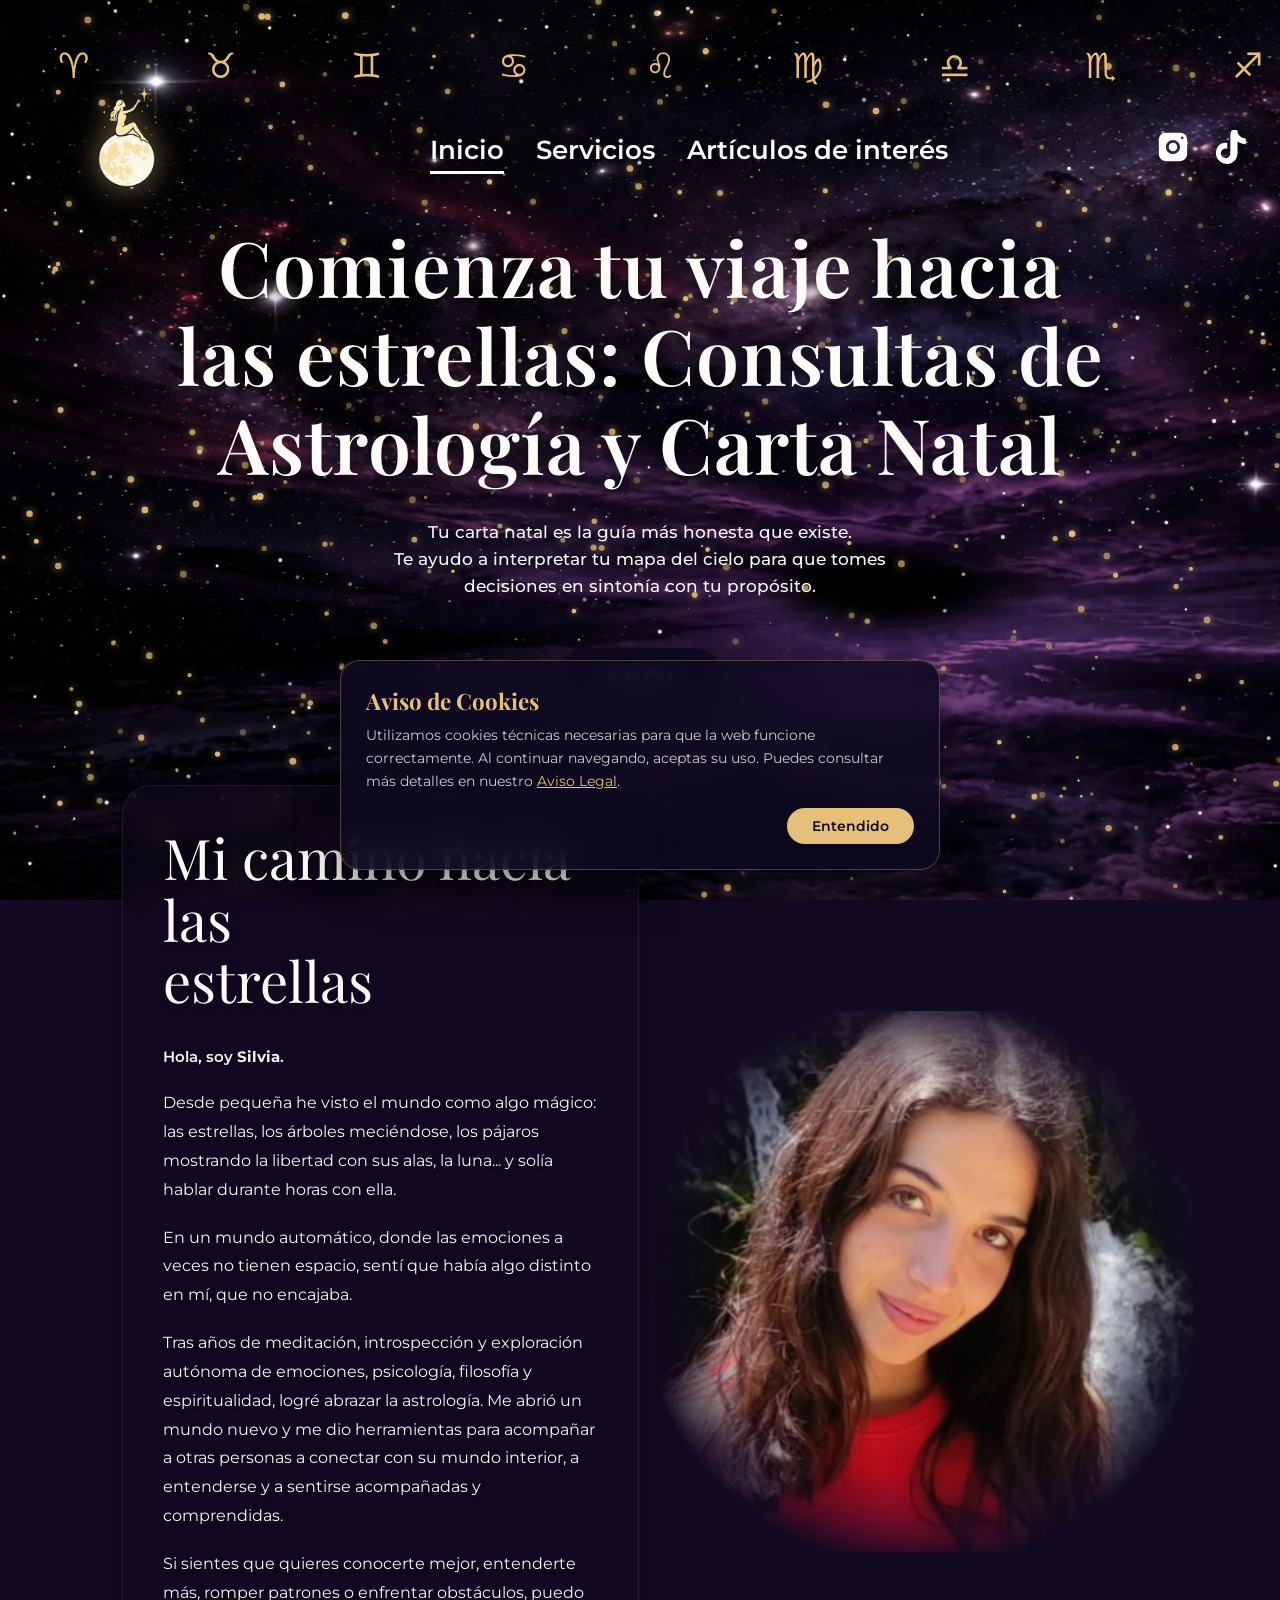
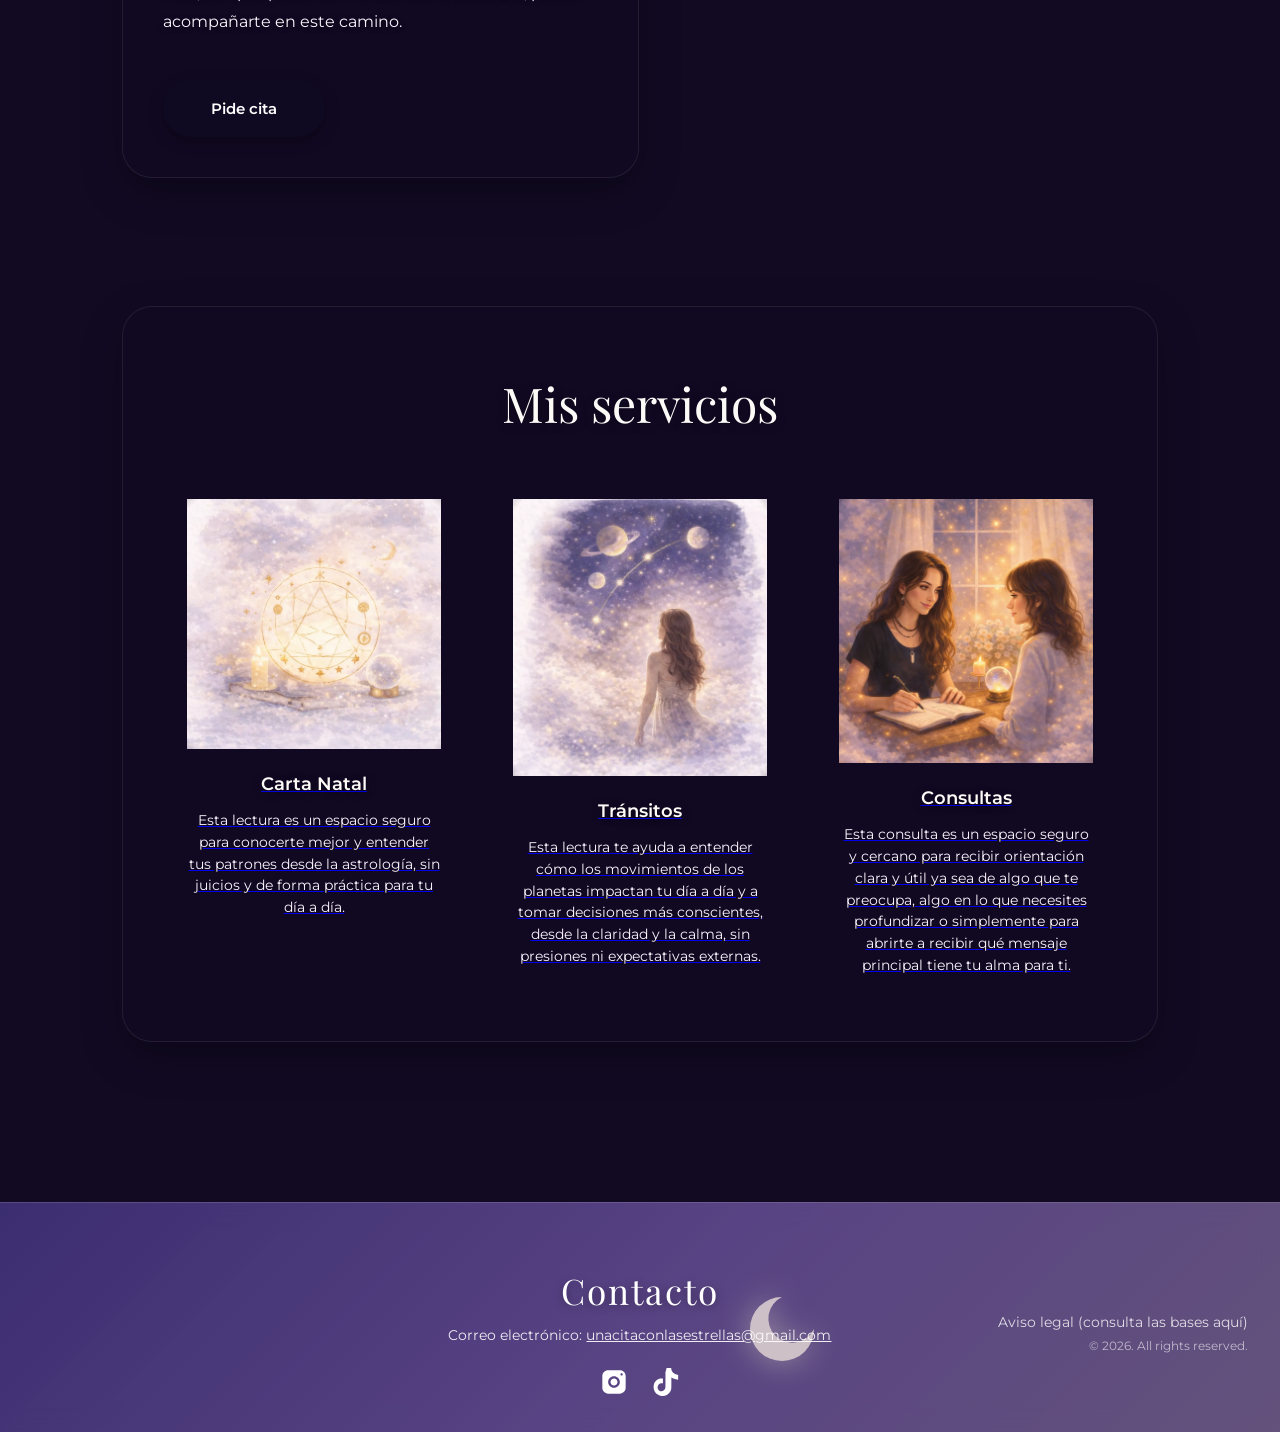
<file: index.html>
<!DOCTYPE html>
<html lang="es">

<head>
    <meta charset="UTF-8">
    <meta name="viewport" content="width=device-width, initial-scale=1.0">
    <title>Astrología Evolutiva y Carta Natal | Las Estrellas te Guían</title>
    <meta name="description"
        content="¿Buscas entender tu propósito? Especialista en Astrología Evolutiva. Sesiones de autoconocimiento, lectura de carta natal y guía espiritual.">

    <!-- Open Graph / Social Media -->
    <meta property="og:type" content="website">
    <meta property="og:title" content="Astrología Evolutiva y Carta Natal | Las Estrellas te Guían">
    <meta property="og:description"
        content="Lectura de carta natal y acompañamiento terapéutico a través del lenguaje de las estrellas.">
    <meta property="og:url" content="https://unacitaconlasestrellas.com/">

    <link rel="icon" type="image/png" href="logo_silvia.webp?v=2">
    <link rel="stylesheet" href="cookies.css">
    <link rel="preconnect" href="https://fonts.googleapis.com">
    <link rel="preconnect" href="https://fonts.gstatic.com" crossorigin>
    <link
        href="https://fonts.googleapis.com/css2?family=Playfair+Display:wght@400;600&family=Montserrat:wght@400;600&family=Noto+Sans+Symbols+2&display=swap"
        rel="stylesheet">

    <script>
        (function () {
            const img = new Image();
            img.src = 'logo_silvia.webp';
            img.crossOrigin = 'anonymous';
            img.onload = function () {
                const canvas = document.createElement('canvas');
                const ctx = canvas.getContext('2d');
                canvas.width = img.width;
                canvas.height = img.height;
                ctx.drawImage(img, 0, 0);
                const imageData = ctx.getImageData(0, 0, canvas.width, canvas.height);
                const data = imageData.data;
                let minX = canvas.width, minY = canvas.height, maxX = 0, maxY = 0;
                let found = false;
                for (let y = 0; y < canvas.height; y++) {
                    for (let x = 0; x < canvas.width; x++) {
                        const alpha = data[(y * canvas.width + x) * 4 + 3];
                        if (alpha > 10) {
                            if (x < minX) minX = x;
                            if (y < minY) minY = y;
                            if (x > maxX) maxX = x;
                            if (y > maxY) maxY = y;
                            found = true;
                        }
                    }
                }
                if (!found) return;
                const cropWidth = maxX - minX;
                const cropHeight = maxY - minY;
                const finalSize = 128;
                const outputCanvas = document.createElement('canvas');
                outputCanvas.width = finalSize;
                outputCanvas.height = finalSize;
                const octx = outputCanvas.getContext('2d');
                const maxDim = Math.max(cropWidth, cropHeight);
                const scale = finalSize / maxDim;
                const xOffset = (finalSize - cropWidth * scale) / 2;
                const yOffset = (finalSize - cropHeight * scale) / 2;
                octx.drawImage(img, minX, minY, cropWidth, cropHeight, xOffset, yOffset, cropWidth * scale, cropHeight * scale);
                const link = document.createElement('link');
                link.rel = 'icon';
                link.type = 'image/png';
                link.href = outputCanvas.toDataURL();
                const oldLinks = document.querySelectorAll('link[rel="icon"]');
                oldLinks.forEach(el => el.parentNode.removeChild(el));
                document.getElementsByTagName('head')[0].appendChild(link);
            };
        })();
    </script>
    <style>
        :root {
            --nav-text: #ffffff;
            --main-text: #FDFBF7;
            /* Blanco roto muy brillante */
            --btn-bg: #0f0a21;
            /* Azul noche profundísimo para botones */
            --gold: #E5C07B;
            /* Dorado radiante */
            --text-muted: #fbf5ff;
            /* Lila ultra claro muy brillante para los párrafos */
        }

        * {
            margin: 0;
            padding: 0;
            box-sizing: border-box;
            scroll-behavior: smooth;
        }

        @keyframes driftClouds {
            0% {
                background-position: left center;
            }

            50% {
                background-position: right center;
            }

            100% {
                background-position: left center;
            }
        }

        body {
            /* Eliminamos el fondo directo del body para poder filtrarlo en una capa aparte */
            font-family: 'Montserrat', sans-serif;
            color: var(--main-text);
            min-height: 100vh;
            overflow-x: hidden;
            background-color: #120a23;
            /* Fondo oscuro base */
        }

        #home-bg {
            position: fixed;
            top: 0;
            left: 0;
            width: 100vw;
            height: 100vh;
            z-index: 0;
            /* El fondo original saturado */
            background-color: #834ea1;
            background-image: url('fondo_nubes.webp');
            background-size: 130vw 130vh;
            background-repeat: no-repeat;
            background-attachment: fixed;
            animation: driftClouds 80s ease-in-out infinite;
            /* Bajamos la saturación un poco para que no sea tan intenso */
            filter: saturate(0.45);
            pointer-events: none;
        }

        /* --- Canvas Background para Interacciones Estelares --- */
        #interactive-layer {
            position: fixed;
            top: 0;
            left: 0;
            width: 100vw;
            height: 100vh;
            z-index: 1;
            /* Nivel 1, por encima del background, debajo del main */
            pointer-events: none;
        }

        h1,
        h2,
        h3,
        .title-font {
            font-family: 'Playfair Display', serif;
            font-weight: 400;
            color: var(--main-text);
            text-shadow: 0 2px 10px rgba(0, 0, 0, 0.4);
            /* Resalta brutalmente los títulos del fondo */
        }

        /* --- Header --- */
        header {
            display: flex;
            justify-content: space-between;
            align-items: center;
            padding: 2rem 2rem;
            max-width: 1700px;
            margin: 0 auto;
            position: absolute;
            left: 50%;
            transform: translateX(-50%);
            width: 100%;
            z-index: 100;
        }

        .logo {
            display: flex;
            align-items: center;
            cursor: pointer;
        }

        .logo-image {
            height: 190px;
            width: auto;
            filter: drop-shadow(0 0 15px rgba(229, 192, 123, 0.5));
            transition: transform 0.3s ease;
        }

        .logo:hover .logo-image {
            transform: scale(1.05);
        }

        nav ul {
            display: flex;
            list-style: none;
            gap: 2rem;
        }

        nav a {
            text-decoration: none;
            color: var(--nav-text);
            font-size: 1.65rem;
            font-weight: 600;
            transition: opacity 0.3s ease;
            position: relative;
            text-shadow: 0 2px 10px rgba(15, 15, 15, 0.384);
            white-space: nowrap;
        }

        nav a.active::after {
            content: '';
            position: absolute;
            bottom: -8px;
            left: 0;
            width: 100%;
            height: 3px;
            background: var(--nav-text);
        }

        nav a:hover {
            opacity: 0.8;
        }

        .social-icons {
            display: flex;
            gap: 1.5rem;
            align-items: center;
        }

        .social-icons svg {
            width: 34px;
            height: 34px;
            fill: var(--nav-text);
            transition: opacity 0.3s ease;
            cursor: pointer;
            pointer-events: none;
        }

        .social-icons svg:hover {
            opacity: 0.7;
        }

        /* --- Capa Zodíaco --- */
        #zodiac-layer {
            position: fixed;
            top: 0;
            left: 0;
            width: 100vw;
            height: 100vh;
            pointer-events: none;
            z-index: 2;
            /* Por encima del fondo y el canvas, por debajo del main */
        }

        @keyframes globalFloat {
            0% {
                transform: translateY(0px) rotate(0deg);
            }

            33% {
                transform: translateY(-25px) translateX(15px) rotate(10deg);
            }

            66% {
                transform: translateY(15px) translateX(-20px) rotate(-8deg);
            }

            100% {
                transform: translateY(0px) rotate(0deg);
            }
        }

        .zodiac-icon {
            position: absolute;
            width: 45px;
            height: 45px;
            cursor: grab;
            filter: drop-shadow(0 0 5px rgba(189, 142, 36, 0.4));
            pointer-events: auto;
            /* Para permitir drag a través de capas */
            touch-action: none;
            /* Añadido movimiento continuo para que estén todos flotando solos */
            animation: globalFloat 25s ease-in-out infinite alternate;
        }

        .zodiac-icon:active {
            cursor: grabbing;
        }

        /* --- Layout Main --- */
        main {
            position: relative;
            z-index: 10;
            max-width: 1100px;
            margin: 0 auto;
            padding: 0 2rem;
            padding-top: 180px;
            pointer-events: none;
        }

        main * {
            /* Devuelve el click a textos y botones */
            pointer-events: auto;
        }

        .hero {
            display: flex;
            flex-direction: column;
            align-items: center;
            text-align: center;
            margin-top: 3rem;
            /* Espacio extra de respiro entre nav y título */
            margin-bottom: 5rem;
        }

        .hero h1 {
            font-size: clamp(2.2rem, 8vw, 4.8rem);
            /* Título dinámico para adaptarse a pantallas */
            font-weight: 600;
            /* Letras más gruesas y sólidas */
            letter-spacing: 1px;
            /* Extra de anchura en la presencia */
            line-height: 1.15;
            max-width: 950px;
            /* Más espacio para las letras anchas */
            margin-bottom: 2rem;
            text-shadow: 0 4px 15px rgba(0, 0, 0, 0.6);
            /* Sombreado para que resalte mejor */
        }

        .hero-subtitle {
            font-size: 1.05rem;
            font-weight: 500;
            max-width: 550px;
            line-height: 1.6;
            margin-bottom: 3rem;
            color: var(--text-muted);
            /* Texto claro para hacer contraste */
            text-shadow: 0 2px 8px rgba(0, 0, 0, 0.5);
            /* Fuerza la legibilidad sobre la foto */
        }

        .btn-primary {
            background-color: var(--btn-bg);
            color: white;
            border: none;
            padding: 1.2rem 3rem;
            border-radius: 40px;
            font-family: 'Montserrat', sans-serif;
            font-size: 0.95rem;
            font-weight: 600;
            cursor: pointer;
            text-decoration: none;
            box-shadow: 0 5px 15px rgba(0, 0, 0, 0.3);
            transition: transform 0.3s;
        }

        .btn-primary:hover {
            transform: translateY(-2px);
        }

        /* --- Sobre mí --- */
        .sobre-mi {
            display: flex;
            align-items: center;
            justify-content: space-between;
            gap: 3rem;
            /* Menor hueco para liberar más anchura */
            margin-bottom: 8rem;
        }

        .sobre-mi-txt {
            flex: 1.2;
            /* Reducido ligeramente para dar más espacio a la foto */
            max-width: 750px;

            /* Cristal texturizado mágico para perfecta lectura */
            padding: 2.5rem;
            background: rgba(18, 10, 35, 0.45);
            backdrop-filter: blur(12px);
            -webkit-backdrop-filter: blur(12px);
            border-radius: 30px;
            border: 1px solid rgba(255, 255, 255, 0.08);
            box-shadow: 0 15px 40px rgba(0, 0, 0, 0.3);
        }

        .sobre-mi-txt h2 {
            font-size: clamp(2rem, 6vw, 3.5rem);
            line-height: 1.1;
            margin-bottom: 2rem;
        }

        .sobre-mi-txt p {
            font-size: 1rem;
            /* Letra ligeramente más grande para facilitar lectura */
            line-height: 1.8;
            margin-bottom: 1.2rem;
            color: var(--text-muted);
            text-shadow: 0 1px 5px rgba(0, 0, 0, 0.6);
            /* Sombrea la letra para que se recorte perfectamente en el fondo claro y texturizado */
        }

        .sobre-mi-txt p.bold-intro {
            font-weight: 600;
            font-size: 0.95rem;
        }

        .btn-secondary {
            display: inline-block;
            margin-top: 1.5rem;
        }

        .sobre-mi-img-container {
            flex: 1.3;
            /* Aumentado para que la foto tenga más presencia visual */
            display: flex;
            justify-content: flex-end;
        }

        .sobre-mi-img {
            width: 100%;
            max-width: 580px;
            /* Incrementado significativamente desde 440px */
            aspect-ratio: 1/1;
            object-fit: cover;
            /* Fundido radical estelar ("mimetizado"). Elimina el fondo cuadrado de la foto diluyéndola en las estrellas */
            mask-image: radial-gradient(circle at center, rgba(0, 0, 0, 1) 50%, rgba(0, 0, 0, 0) 75%);
            -webkit-mask-image: radial-gradient(circle at center, rgba(0, 0, 0, 1) 50%, rgba(0, 0, 0, 0) 75%);
            transform: scale(1.15);
            /* Aumentado ligeramente para mayor impacto visual */
            filter: drop-shadow(0 0 40px rgba(229, 192, 123, 0.3));
            /* Le añadimos un aura dorada para que resalte pura magia */
        }

        /* --- Servicios --- */
        .servicios {
            text-align: center;
            margin-bottom: 8rem;

            /* Glassmorphism: Caja global de cristal */
            padding: 4rem 3rem;
            background: rgba(18, 10, 35, 0.45);
            backdrop-filter: blur(12px);
            -webkit-backdrop-filter: blur(12px);
            border-radius: 30px;
            border: 1px solid rgba(255, 255, 255, 0.08);
            box-shadow: 0 15px 40px rgba(0, 0, 0, 0.3);
        }

        .servicios h2 {
            font-size: 3rem;
            margin-bottom: 4rem;
        }

        .servicios-grid {
            display: grid;
            grid-template-columns: repeat(3, 1fr);
            gap: 2.5rem;
        }

        .servicio-card {
            text-align: center;
            display: flex;
            flex-direction: column;
            align-items: center;
            padding: 0 1rem;
            transition: transform 0.3s cubic-bezier(0.175, 0.885, 0.32, 1.275);
        }

        .servicio-card:hover {
            transform: translateY(-8px);
        }

        .servicio-card h3 {
            text-align: center;
            font-size: 1.1rem;
            margin-bottom: 1rem;
            font-family: 'Montserrat', sans-serif;
            font-weight: 600;
            color: var(--main-text);
        }

        .servicio-card p {
            font-size: 0.85rem;
            line-height: 1.6;
            margin-bottom: 0;
            color: var(--text-muted);
            /* Color pastel que contrasta en fondo oscuro */
        }

        .servicio-img {
            width: 100%;
            height: auto;
            /* Imagen completa sin cortar */
            display: block;
            margin-bottom: 1.5rem;
            /* Máscara muy suave: solo desvanece el último 10% del borde, la imagen se ve entera */
            mask-image: radial-gradient(ellipse 90% 90% at 50% 50%, black 75%, transparent 100%);
            -webkit-mask-image: radial-gradient(ellipse 90% 90% at 50% 50%, black 75%, transparent 100%);
            transition: transform 0.3s ease;
        }

        .servicio-card:hover .servicio-img {
            transform: scale(1.02);
        }

        /* --- Chatbot de Efemérides --- */
        #chatbot-widget {
            position: fixed;
            bottom: 30px;
            right: 30px;
            z-index: 1000;
            display: none;
            flex-direction: column;
            align-items: flex-end;
        }

        #chatbot-window {
            display: none;
            width: 320px;
            background: rgba(29, 27, 56, 0.95);
            border: 1px solid var(--gold);
            border-radius: 12px;
            box-shadow: 0 10px 40px rgba(0, 0, 0, 0.5);
            margin-bottom: 15px;
            overflow: hidden;
            backdrop-filter: blur(10px);
            opacity: 0;
            transform: translateY(20px);
            transition: all 0.3s ease;
        }

        #chatbot-window.open {
            display: flex;
            flex-direction: column;
            opacity: 1;
            transform: translateY(0);
        }

        .chat-header {
            background: linear-gradient(135deg, #1d1b38, #3b3552);
            padding: 15px;
            color: var(--gold);
            font-family: 'Playfair Display', serif;
            font-size: 1.1rem;
            text-align: center;
            border-bottom: 1px solid rgba(229, 192, 123, 0.3);
            display: flex;
            justify-content: space-between;
            align-items: center;
            box-shadow: 0 2px 10px rgba(0, 0, 0, 0.2);
        }

        .chat-close {
            cursor: pointer;
            color: var(--nav-text);
            font-size: 1.5rem;
            font-weight: bold;
            line-height: 1;
        }

        .chat-body {
            height: 250px;
            padding: 15px;
            overflow-y: auto;
            display: flex;
            flex-direction: column;
            gap: 12px;
            font-size: 0.85rem;
        }

        .chat-msg {
            max-width: 85%;
            padding: 10px 14px;
            border-radius: 18px;
            line-height: 1.5;
        }

        .msg-bot {
            background: rgba(60, 53, 82, 0.6);
            color: var(--text-muted);
            align-self: flex-start;
            border-bottom-left-radius: 4px;
        }

        .msg-user {
            background: rgba(229, 192, 123, 0.15);
            color: var(--main-text);
            align-self: flex-end;
            border-bottom-right-radius: 4px;
            border: 1px solid rgba(229, 192, 123, 0.3);
        }

        .chat-input-area {
            display: flex;
            padding: 12px;
            border-top: 1px solid rgba(229, 192, 123, 0.3);
            background: rgba(0, 0, 0, 0.2);
        }

        .chat-input-area input {
            flex: 1;
            background: transparent;
            border: none;
            color: var(--main-text);
            padding: 8px;
            outline: none;
            font-family: 'Montserrat', sans-serif;
            font-size: 0.85rem;
        }

        .chat-input-area input::placeholder {
            color: rgba(234, 220, 248, 0.5);
        }

        .chat-input-area button {
            background: none;
            border: none;
            color: var(--gold);
            cursor: pointer;
            padding: 0 10px;
            font-weight: 600;
            font-size: 0.9rem;
            transition: transform 0.2s;
        }

        .chat-input-area button:hover {
            transform: scale(1.05);
        }

        #chatbot-toggle {
            width: 60px;
            height: 60px;
            border-radius: 50%;
            background: linear-gradient(135deg, #E5C07B, #b88a44);
            border: none;
            box-shadow: 0 4px 20px rgba(229, 192, 123, 0.5);
            cursor: pointer;
            display: flex;
            align-items: center;
            justify-content: center;
            transition: transform 0.3s ease;
        }

        #chatbot-toggle:hover {
            transform: scale(1.1) rotate(5deg);
        }

        /* Definiciones de Iconos SVG ocultas */
        .icon-defs {
            display: none;
        }

        @media (max-width: 900px) {
            header {
                padding: 1.5rem 2rem;
                flex-direction: column;
                gap: 1.5rem;
                position: relative;
                transform: none;
                left: 0;
            }

            .logo-image {
                height: 150px;
            }

            nav a {
                font-size: 1.3rem;
            }

            .hero {
                margin-top: 2rem;
            }

            .hero-subtitle {
                font-size: 0.95rem;
                margin-bottom: 2.5rem;
            }

            .sobre-mi {
                flex-direction: column;
                text-align: center;
                gap: 4rem;
            }

            .sobre-mi-img-container {
                justify-content: center;
                order: -1;
            }

            .sobre-mi-img {
                max-width: 480px;
                transform: scale(1.1);
            }

            .servicios-grid {
                grid-template-columns: 1fr;
            }

            nav ul {
                flex-wrap: wrap;
                justify-content: center;
                gap: 1.5rem;
            }
        }

        @media (max-width: 600px) {
            header {
                padding: 1rem;
                gap: 1rem;
            }

            .logo-image {
                height: 110px;
            }

            nav a {
                font-size: 1.1rem;
            }

            nav ul {
                gap: 1rem;
            }

            .hero h1 {
                font-size: 2.4rem;
                margin-bottom: 1.5rem;
            }

            .sobre-mi-txt {
                padding: 1.5rem;
            }

            .sobre-mi-img {
                max-width: 100%;
                transform: scale(1.05);
            }

            .servicios {
                padding: 3rem 1.5rem;
            }

            .servicios h2 {
                font-size: 2.2rem;
                margin-bottom: 3rem;
            }
        }

        /* --- SITE FOOTER --- */
        .site-footer {
            position: relative;
            background: linear-gradient(135deg, rgba(62, 48, 117, 0.95), rgba(106, 82, 156, 0.8), rgba(154, 131, 184, 0.6));
            backdrop-filter: blur(15px);
            padding: 4rem 2rem 2rem;
            color: #fff;
            margin-top: 10rem;
            border-top: 1px solid rgba(255, 255, 255, 0.1);
            overflow: hidden;
        }

        .footer-content {
            max-width: 1400px;
            margin: 0 auto;
            display: grid;
            grid-template-columns: 1fr 1fr 1fr;
            align-items: center;
        }


        .footer-contact {
            text-align: center;
        }

        .footer-contact h2 {
            font-family: 'Playfair Display', serif;
            font-size: 2.2rem;
            margin-bottom: 0.8rem;
            letter-spacing: 2px;
            color: #fff;
        }

        .footer-contact p {
            font-size: 0.9rem;
            margin-bottom: 0.5rem;
            opacity: 0.9;
        }

        .footer-contact a {
            color: #fff;
            text-decoration: underline;
            transition: opacity 0.3s;
        }

        .footer-contact a:hover {
            opacity: 0.7;
        }

        .footer-socials {
            display: flex;
            justify-content: center;
            gap: 1.5rem;
            margin-top: 1.5rem;
        }

        .footer-socials svg {
            width: 28px;
            height: 28px;
            fill: #fff;
            transition: transform 0.3s;
        }

        .footer-socials svg:hover {
            transform: scale(1.1);
        }

        .footer-legal {
            text-align: right;
        }

        .footer-legal a {
            color: #fff;
            text-decoration: none;
            display: block;
            margin-bottom: 0.5rem;
            font-size: 0.85rem;
            opacity: 0.8;
            transition: opacity 0.3s;
        }

        .footer-legal a:hover {
            opacity: 1;
        }

        .footer-copyright {
            font-size: 0.75rem;
            opacity: 0.6;
            margin-top: 0.5rem;
        }

        .footer-moon {
            position: absolute;
            left: 58%;
            top: 55%;
            transform: translateY(-50%);
            width: 80px;
            height: 80px;
            filter: drop-shadow(0 0 15px rgba(255, 251, 211, 0.6));
            opacity: 0.7;
            pointer-events: none;
            z-index: 0;
        }

        @media (max-width: 992px) {
            .footer-content {
                grid-template-columns: 1fr;
                text-align: center;
                gap: 3rem;
            }

            .footer-legal {
                text-align: center;
            }

            .footer-moon {
                display: none;
            }
        }

        /* Zodiac Marquee */
        .zodiac-marquee-container {
            overflow: hidden;
            white-space: nowrap;
            padding: 1rem 0;
            width: 100%;
            position: relative;
            z-index: 100;
            margin-bottom: 2rem;
        }

        .zodiac-marquee-track {
            display: flex;
            width: max-content;
            animation: marquee 50s linear infinite;
        }

        .zodiac-marquee-track:hover {
            animation-play-state: paused;
        }

        @keyframes marquee {
            0% {
                transform: translateX(0);
            }

            100% {
                transform: translateX(-50%);
            }
        }

        .zodiac-slide {
            display: inline-flex;
            align-items: center;
            justify-content: center;
            width: 70px;
            height: 70px;
            margin: 0 3vw;
            cursor: pointer;
            transition: transform 0.4s cubic-bezier(0.175, 0.885, 0.32, 1.275), filter 0.3s;
        }

        .zodiac-slide:hover {
            transform: scale(1.3) translateY(-5px);
            filter: drop-shadow(0 0 15px rgba(229, 192, 123, 0.8));
        }

        .zodiac-slide span {
            font-family: 'Noto Sans Symbols 2', 'Segoe UI Symbol', monospace;
            color: #E5C07B;
            font-size: 2.2rem;
            font-variant-emoji: text;
            display: block;
            line-height: 1;
        }
    </style>
</head>

<body>
    <div id="home-bg"></div>

    <svg class="icon-defs">
        <!-- Chica en la luna LOGO (aprox visual) -->
        <symbol id="icon-logo" viewBox="0 0 100 100">
            <path d="M 60,10 C 30,10 20,50 30,80 C 40,90 60,90 60,90 C 35,75 35,30 60,10 Z" fill="none"
                stroke="var(--main-text)" stroke-width="5" stroke-linejoin="round" />
        </symbol>

        <!-- Redes Sociales -->
        <symbol id="icon-ig" viewBox="0 0 24 24">
            <path
                d="M7 2C4.24 2 2 4.24 2 7V17C2 19.76 4.24 22 7 22H17C19.76 22 22 19.76 22 17V7C22 4.24 19.76 2 17 2H7ZM12 7C14.76 7 17 9.24 17 12C17 14.76 14.76 17 12 17C9.24 17 7 14.76 7 12C7 9.24 9.24 7 12 7ZM18.5 4.5C19.05 4.5 19.5 4.95 19.5 5.5C19.5 6.05 19.05 6.5 18.5 6.5C17.95 6.5 17.5 6.05 17.5 5.5C17.5 4.95 17.95 4.5 18.5 4.5ZM12 9C10.34 9 9 10.34 9 12C9 13.66 10.34 15 12 15C13.66 15 15 13.66 15 12C15 10.34 13.66 9 12 9Z" />
        </symbol>
        <symbol id="icon-tk" viewBox="0 0 24 24">
            <path
                d="M12.525.02c1.31-.02 2.61-.01 3.91-.02.08 1.53.63 3.09 1.75 4.17 1.12 1.11 2.7 1.62 4.24 1.79v4.03c-1.44-.05-2.89-.35-4.2-.97-.57-.26-1.1-.59-1.62-.93-.01 2.92.01 5.84-.02 8.75-.08 1.4-.54 2.79-1.35 3.94-1.31 1.92-3.58 3.17-5.91 3.21-1.43.08-2.86-.31-4.08-1.03-2.02-1.12-3.44-3.17-3.79-5.46-.22-1.46-.05-2.96.48-4.33.68-1.74 2.04-3.17 3.82-3.81 1.15-.4 2.4-.49 3.61-.26v4.06c-1.36-.26-2.86.13-3.76 1.19-.88.94-1.07 2.42-.51 3.56.54 1.25 1.91 2.06 3.25 1.99 1.66-.08 3.03-1.43 3.14-3.08.1-4.36.03-8.73.05-13.1z" />
        </symbol>

        <!-- ZODIAC GLYPHS: Restaurados a texto con selector de variante para evitar emojis -->
        <symbol id="icon-aries" viewBox="0 0 100 100"><text x="50" y="70" font-size="70"
                font-family="'Noto Sans Symbols 2', 'Segoe UI Symbol', Arial, sans-serif" fill="#E5C07B"
                text-anchor="middle">♈&#xFE0E;</text></symbol>
        <symbol id="icon-taurus" viewBox="0 0 100 100"><text x="50" y="70" font-size="70"
                font-family="'Noto Sans Symbols 2', 'Segoe UI Symbol', Arial, sans-serif" fill="#E5C07B"
                text-anchor="middle">♉&#xFE0E;</text></symbol>
        <symbol id="icon-gemini" viewBox="0 0 100 100"><text x="50" y="70" font-size="70"
                font-family="'Noto Sans Symbols 2', 'Segoe UI Symbol', Arial, sans-serif" fill="#E5C07B"
                text-anchor="middle">♊&#xFE0E;</text></symbol>
        <symbol id="icon-cancer" viewBox="0 0 100 100"><text x="50" y="70" font-size="70"
                font-family="'Noto Sans Symbols 2', 'Segoe UI Symbol', Arial, sans-serif" fill="#E5C07B"
                text-anchor="middle">♋&#xFE0E;</text></symbol>
        <symbol id="icon-leo" viewBox="0 0 100 100"><text x="50" y="70" font-size="70"
                font-family="'Noto Sans Symbols 2', 'Segoe UI Symbol', Arial, sans-serif" fill="#E5C07B"
                text-anchor="middle">♌&#xFE0E;</text></symbol>
        <symbol id="icon-virgo" viewBox="0 0 100 100"><text x="50" y="70" font-size="70"
                font-family="'Noto Sans Symbols 2', 'Segoe UI Symbol', Arial, sans-serif" fill="#E5C07B"
                text-anchor="middle">♍&#xFE0E;</text></symbol>
        <symbol id="icon-libra" viewBox="0 0 100 100"><text x="50" y="70" font-size="70"
                font-family="'Noto Sans Symbols 2', 'Segoe UI Symbol', Arial, sans-serif" fill="#E5C07B"
                text-anchor="middle">♎&#xFE0E;</text></symbol>
        <symbol id="icon-scorpio" viewBox="0 0 100 100"><text x="50" y="70" font-size="70"
                font-family="'Noto Sans Symbols 2', 'Segoe UI Symbol', Arial, sans-serif" fill="#E5C07B"
                text-anchor="middle">♏&#xFE0E;</text></symbol>
        <symbol id="icon-sagittarius" viewBox="0 0 100 100"><text x="50" y="70" font-size="70"
                font-family="'Noto Sans Symbols 2', 'Segoe UI Symbol', Arial, sans-serif" fill="#E5C07B"
                text-anchor="middle">♐&#xFE0E;</text></symbol>
        <symbol id="icon-capricorn" viewBox="0 0 100 100"><text x="50" y="70" font-size="70"
                font-family="'Noto Sans Symbols 2', 'Segoe UI Symbol', Arial, sans-serif" fill="#E5C07B"
                text-anchor="middle">♑&#xFE0E;</text></symbol>
        <symbol id="icon-aquarius" viewBox="0 0 100 100"><text x="50" y="70" font-size="70"
                font-family="'Noto Sans Symbols 2', 'Segoe UI Symbol', Arial, sans-serif" fill="#E5C07B"
                text-anchor="middle">♒&#xFE0E;</text></symbol>
        <symbol id="icon-pisces" viewBox="0 0 100 100"><text x="50" y="70" font-size="70"
                font-family="'Noto Sans Symbols 2', 'Segoe UI Symbol', Arial, sans-serif" fill="#E5C07B"
                text-anchor="middle">♓&#xFE0E;</text></symbol>
    </svg>

    <canvas id="interactive-layer"></canvas>

    <!-- Zodiaz layer was replaced by marquee -->

    <!-- HEADER -->
    <header>
        <div class="logo">
            <a href="index.html"><img src="logo_silvia.webp" alt="Las Estrellas te Guían" class="logo-image"></a>
        </div>
        <nav>
            <ul>
                <li><a href="index.html" class="active">Inicio</a></li>
                <li><a href="servicios.html">Servicios</a></li>
                <li style="display: none;"><a href="formaciones.html">Formaciones</a></li>
                <li><a href="articulos.html">Artículos de interés</a></li>
            </ul>
        </nav>
        <div class="social-icons">
            <a href="https://www.instagram.com/unacitaconlasestrellas/" target="_blank" rel="noopener noreferrer"
                aria-label="Instagram"><svg>
                    <use href="#icon-ig" />
                </svg></a>
            <a href="https://www.tiktok.com/@unacitaconlasestrellas" target="_blank" rel="noopener noreferrer"
                aria-label="TikTok"><svg>
                    <use href="#icon-tk" />
                </svg></a>
        </div>
    </header>

    <main>
        <!-- Hero Section -->
        <!-- Hero Section -->
        <section class="hero">
            <!-- Zodiac Marquee -->
            <div class="zodiac-marquee-container">
                <div class="zodiac-marquee-track">
                    <!-- Set 1 -->
                    <div class="zodiac-slide" title="Aries"><span>♈&#xFE0E;</span></div>
                    <div class="zodiac-slide" title="Tauro"><span>♉&#xFE0E;</span></div>
                    <div class="zodiac-slide" title="Géminis"><span>♊&#xFE0E;</span></div>
                    <div class="zodiac-slide" title="Cáncer"><span>♋&#xFE0E;</span></div>
                    <div class="zodiac-slide" title="Leo"><span>♌&#xFE0E;</span></div>
                    <div class="zodiac-slide" title="Virgo"><span>♍&#xFE0E;</span></div>
                    <div class="zodiac-slide" title="Libra"><span>♎&#xFE0E;</span></div>
                    <div class="zodiac-slide" title="Escorpio"><span>♏&#xFE0E;</span></div>
                    <div class="zodiac-slide" title="Sagitario"><span>♐&#xFE0E;</span></div>
                    <div class="zodiac-slide" title="Capricornio"><span>♑&#xFE0E;</span></div>
                    <div class="zodiac-slide" title="Acuario"><span>♒&#xFE0E;</span></div>
                    <div class="zodiac-slide" title="Piscis"><span>♓&#xFE0E;</span></div>
                    <!-- Set 2 -->
                    <div class="zodiac-slide" title="Aries"><span>♈&#xFE0E;</span></div>
                    <div class="zodiac-slide" title="Tauro"><span>♉&#xFE0E;</span></div>
                    <div class="zodiac-slide" title="Géminis"><span>♊&#xFE0E;</span></div>
                    <div class="zodiac-slide" title="Cáncer"><span>♋&#xFE0E;</span></div>
                    <div class="zodiac-slide" title="Leo"><span>♌&#xFE0E;</span></div>
                    <div class="zodiac-slide" title="Virgo"><span>♍&#xFE0E;</span></div>
                    <div class="zodiac-slide" title="Libra"><span>♎&#xFE0E;</span></div>
                    <div class="zodiac-slide" title="Escorpio"><span>♏&#xFE0E;</span></div>
                    <div class="zodiac-slide" title="Sagitario"><span>♐&#xFE0E;</span></div>
                    <div class="zodiac-slide" title="Capricornio"><span>♑&#xFE0E;</span></div>
                    <div class="zodiac-slide" title="Acuario"><span>♒&#xFE0E;</span></div>
                    <div class="zodiac-slide" title="Piscis"><span>♓&#xFE0E;</span></div>
                </div>
            </div>

            <h1>Comienza tu viaje hacia las estrellas: Consultas de Astrología y Carta Natal</h1>
            <p class="hero-subtitle">Tu carta natal es la guía más honesta que existe.<br>Te ayudo a interpretar tu mapa
                del cielo para que tomes decisiones en sintonía con tu propósito.</p>
            <a href="servicios.html" class="btn-primary">Pide Cita</a>
        </section>

        <!-- Sobre Mí Section -->
        <section class="sobre-mi">
            <div class="sobre-mi-txt">
                <h2>Mi camino hacia las <br>estrellas</h2>
                <p class="bold-intro">Hola, soy <strong>Silvia</strong>.</p>
                <p>Desde pequeña he visto el mundo como algo mágico: las estrellas, los árboles meciéndose, los pájaros
                    mostrando la libertad con sus alas, la luna... y solía hablar durante horas con ella.</p>
                <p>En un mundo automático, donde las emociones a veces no tienen espacio, sentí que había algo distinto
                    en mí, que no encajaba.</p>
                <p>Tras años de meditación, introspección y exploración autónoma de emociones, psicología, filosofía y
                    espiritualidad, logré abrazar la astrología. Me abrió un mundo nuevo y me dio herramientas para
                    acompañar a otras personas a conectar con su mundo interior, a entenderse y a sentirse acompañadas y
                    comprendidas.</p>
                <p>Si sientes que quieres conocerte mejor, entenderte más, romper patrones o enfrentar obstáculos, puedo
                    acompañarte en este camino.</p>
                <a href="servicios.html" class="btn-primary btn-secondary">Pide cita</a>
            </div>
            <div class="sobre-mi-img-container">
                <!-- Imagen real de Silvia -->
                <img src="nueva_chica.jpg" alt="Silvia" class="sobre-mi-img">
            </div>
        </section>

        <!-- Servicios -->
        <section class="servicios" id="servicios">
            <h2>Mis servicios</h2>
            <div class="servicios-grid">
                <!-- Carta Natal -->
                <a href="servicios.html" class="servicio-card">
                    <img src="servicio_carta_natal.webp" alt="Carta Natal" class="servicio-img">
                    <h3>Carta Natal</h3>
                    <p>Esta lectura es un espacio seguro para conocerte mejor y entender tus patrones desde la
                        astrología, sin juicios y de forma práctica para tu día a día.</p>
                </a>
                <!-- Tránsitos -->
                <a href="servicios.html" class="servicio-card">
                    <img src="servicio_transitos.webp" alt="Tránsitos" class="servicio-img">
                    <h3>Tránsitos</h3>
                    <p>Esta lectura te ayuda a entender cómo los movimientos de los planetas impactan tu día a día y a
                        tomar decisiones más conscientes, desde la claridad y la calma, sin presiones ni expectativas
                        externas.</p>
                </a>
                <!-- Consultas -->
                <a href="servicios.html" class="servicio-card">
                    <img src="servicio_consultas.webp" alt="Consultas" class="servicio-img">
                    <h3>Consultas</h3>
                    <p>Esta consulta es un espacio seguro y cercano para recibir orientación clara y útil ya sea de algo
                        que te preocupa, algo en lo que necesites profundizar o simplemente para abrirte a recibir qué
                        mensaje principal tiene tu alma para ti.</p>
                </a>
            </div>
        </section>

    </main>

    <!-- Chatbot Widget -->
    <div id="chatbot-widget">
        <div id="chatbot-window">
            <div class="chat-header">
                <span>Efemérides</span>
                <span class="chat-close" onclick="toggleChat()">×</span>
            </div>
            <div class="chat-body" id="chat-body">
                <div class="chat-msg msg-bot">¡Hola Silvia! Soy tu asistente estelar. Pregúntame sobre los tránsitos
                    astrológicos de hoy o cualquier efeméride.</div>
            </div>
            <div class="chat-input-area">
                <input type="text" id="chat-input" placeholder="Pregunta algo..." onkeypress="handleChatPress(event)">
                <button onclick="sendChatMessage()">Enviar</button>
            </div>
        </div>
        <button id="chatbot-toggle" onclick="toggleChat()" aria-label="Abrir chat">
            <svg width="28" height="28" viewBox="0 0 24 24" fill="none" stroke="#1d1b38" stroke-width="2.5"
                stroke-linecap="round" stroke-linejoin="round">
                <path d="M21 15a2 2 0 0 1-2 2H7l-4 4V5a2 2 0 0 1 2-2h14a2 2 0 0 1 2 2z"></path>
            </svg>
        </button>
    </div>

    <!-- Canvas Interaction Script -->
    <footer class="site-footer">
        <svg class="footer-moon" viewBox="0 0 100 100" xmlns="http://www.w3.org/2000/svg">
            <path d="M50,10 A40,40 0 1,0 90,50 A30,30 0 1,1 50,10 Z" fill="#fff5e6" />
        </svg>
        <div class="footer-content">
            <div class="footer-empty"></div>
            <div class="footer-contact">
                <h2>Contacto</h2>
                <p>Correo electrónico: <a
                        href="https://mail.google.com/mail/?view=cm&fs=1&to=unacitaconlasestrellas@gmail.com"
                        target="_blank" rel="noopener noreferrer"
                        style="position:relative; z-index:100;">unacitaconlasestrellas@gmail.com</a></p>
                <div class="footer-socials">
                    <a href="https://www.instagram.com/unacitaconlasestrellas/" target="_blank"
                        rel="noopener noreferrer" aria-label="Instagram"><svg viewBox="0 0 24 24">
                            <path
                                d="M7 2C4.24 2 2 4.24 2 7V17C2 19.76 4.24 22 7 22H17C19.76 22 22 19.76 22 17V7C22 4.24 19.76 2 17 2H7ZM12 7C14.76 7 17 9.24 17 12C17 14.76 14.76 17 12 17C9.24 17 7 14.76 7 12C7 9.24 9.24 7 12 7ZM18.5 4.5C19.05 4.5 19.5 4.95 19.5 5.5C19.5 6.05 19.05 6.5 18.5 6.5C17.95 6.5 17.5 6.05 17.5 5.5C17.5 4.95 17.95 4.5 18.5 4.5ZM12 9C10.34 9 9 10.34 9 12C9 13.66 10.34 15 12 15C13.66 15 15 13.66 15 12C15 10.34 13.66 9 12 9Z" />
                        </svg></a>
                    <a href="https://www.tiktok.com/@unacitaconlasestrellas" target="_blank" rel="noopener noreferrer"
                        aria-label="TikTok"><svg viewBox="0 0 24 24">
                            <path
                                d="M12.525.02c1.31-.02 2.61-.01 3.91-.02.08 1.53.63 3.09 1.75 4.17 1.12 1.11 2.7 1.62 4.24 1.79v4.03c-1.44-.05-2.89-.35-4.2-.97-.57-.26-1.1-.59-1.62-.93-.01 2.92.01 5.84-.02 8.75-.08 1.4-.54 2.79-1.35 3.94-1.31 1.92-3.58 3.17-5.91 3.21-1.43.08-2.86-.31-4.08-1.03-2.02-1.12-3.44-3.17-3.79-5.46-.22-1.46-.05-2.96.48-4.33.68-1.74 2.04-3.17 3.82-3.81 1.15-.4 2.4-.49 3.61-.26v4.06c-1.36-.26-2.86.13-3.76 1.19-.88.94-1.07 2.42-.51 3.56.54 1.25 1.91 2.06 3.25 1.99 1.66-.08 3.03-1.43 3.14-3.08.1-4.36.03-8.73.05-13.1z" />
                        </svg></a>
                </div>
            </div>
            <div class="footer-legal">
                <a href="legal.html" target="_blank" rel="noopener noreferrer">Aviso legal (consulta las bases aquí)</a>
                <div class="footer-copyright">© 2026. All rights reserved.</div>
            </div>
        </div>
    </footer>
    <script>
        const canvas = document.getElementById('interactive-layer');
        const ctx = canvas.getContext('2d');
        let cw = canvas.width = window.innerWidth;
        let ch = canvas.height = window.innerHeight;

        let mouseX = cw / 2;
        let mouseY = ch / 2;
        let particles = [];
        const config = {
            particleCount: 700,
            mouseRepulseRadius: 350,   // Área de expansión extendida
            mouseRepulseForce: 0.55,   // Multiplicado casi x4 respecto al anterior para impacto contundente
            particleRepelRadius: 45,   // Repulsión mutua tenue
            particleRepelForce: 0.02
        };

        window.addEventListener('resize', () => {
            cw = canvas.width = window.innerWidth;
            ch = canvas.height = window.innerHeight;
            initParticles();
        });

        document.addEventListener('mousemove', (e) => {
            mouseX = e.clientX;
            mouseY = e.clientY;
        });

        class Particle {
            constructor() {
                this.init();
            }

            init() {
                this.baseX = Math.random() * cw;
                this.baseY = Math.random() * ch;
                this.x = this.baseX;
                this.y = this.baseY;

                this.isStar = Math.random() > 0.5;
                this.size = this.isStar ? Math.random() * 2 + 1.5 : Math.random() * 1.5 + 0.5;
                this.color = this.isStar ? `rgba(229, 192, 123, ${Math.random() * 0.7 + 0.3})` : `rgba(255, 255, 255, ${Math.random() * 0.7 + 0.3})`;

                this.vx = 0;
                this.vy = 0;

                // Mecerse despacio suavemente mechanics
                this.phaseX = Math.random() * Math.PI * 2;
                this.phaseY = Math.random() * Math.PI * 2;
                this.swaySpeedX = (Math.random() * 0.003) + 0.001;
                this.swaySpeedY = (Math.random() * 0.003) + 0.001;
                this.swayAmplitude = Math.random() * 25 + 15;
            }

            update(particles) {
                // Cálculo para mecerse despacio suavemente por el fondo
                this.phaseX += this.swaySpeedX;
                this.phaseY += this.swaySpeedY;
                let targetX = this.baseX + Math.sin(this.phaseX) * this.swayAmplitude;
                let targetY = this.baseY + Math.cos(this.phaseY) * this.swayAmplitude;

                // Elástica hacia la posición relajada de vaivén
                let spring = 0.015;
                this.vx += (targetX - this.x) * spring;
                this.vy += (targetY - this.y) * spring;

                // Interactúan con el movimiento del cursor, creando un remolino galáctico
                let dx = this.x - mouseX;
                let dy = this.y - mouseY;
                let distToMouse = Math.sqrt(dx * dx + dy * dy);

                if (distToMouse < config.mouseRepulseRadius && distToMouse > 0) {
                    let force = (config.mouseRepulseRadius - distToMouse) / config.mouseRepulseRadius;

                    // 1. Repulsión suave hacia afuera para no estar pegadas al centro
                    this.vx += (dx / distToMouse) * force * config.mouseRepulseForce * 0.4;
                    this.vy += (dy / distToMouse) * force * config.mouseRepulseForce * 0.4;

                    // 2. Rotación / Remolino (fuerza tangencial perpendicular al radio)
                    let angle = Math.atan2(dy, dx);
                    // Sumamos 90 grados (Pi/2) al ángulo para hacerlas orbitar
                    let vortexForce = force * config.mouseRepulseForce * 2.5;
                    this.vx += Math.cos(angle + Math.PI / 2) * vortexForce;
                    this.vy += Math.sin(angle + Math.PI / 2) * vortexForce;
                }

                // Repulsión mutua sutil entre partículas
                for (let i = 0; i < particles.length; i++) {
                    let p2 = particles[i];
                    if (this === p2) continue;

                    let pdx = this.x - p2.x;
                    let pdy = this.y - p2.y;
                    let pdist = Math.sqrt(pdx * pdx + pdy * pdy);

                    if (pdist > 0 && pdist < config.particleRepelRadius) {
                        let repulseFactor = (config.particleRepelRadius - pdist) / config.particleRepelRadius;
                        this.vx += (pdx / pdist) * repulseFactor * config.particleRepelForce;
                        this.vy += (pdy / pdist) * repulseFactor * config.particleRepelForce;
                    }
                }

                this.vx *= 0.88; // Fricción constate
                this.vy *= 0.88;

                this.x += this.vx;
                this.y += this.vy;
            }

            draw() {
                ctx.beginPath();
                ctx.arc(this.x, this.y, this.size, 0, Math.PI * 2);
                ctx.fillStyle = this.color;
                if (this.isStar) {
                    ctx.shadowBlur = 8;
                    ctx.shadowColor = "rgba(229, 192, 123, 0.9)";
                } else {
                    ctx.shadowBlur = 3;
                    ctx.shadowColor = "rgba(255, 255, 255, 0.5)";
                }
                ctx.fill();
            }
        }

        function initParticles() {
            particles = [];
            for (let i = 0; i < config.particleCount; i++) {
                particles.push(new Particle());
            }
        }

        function render() {
            ctx.clearRect(0, 0, cw, ch);

            for (let i = 0; i < particles.length; i++) {
                particles[i].update(particles);
            }

            for (let i = 0; i < particles.length; i++) {
                particles[i].draw();
            }

            requestAnimationFrame(render);
        }

        initParticles();
        render();

        // Mover el marquee del zodiaco fuera de main para que ocupe toda la pantalla
        const marqueeEl = document.querySelector('.zodiac-marquee-container');
        const mainEl = document.querySelector('main');
        if (marqueeEl && mainEl && mainEl.parentNode) {
            mainEl.parentNode.insertBefore(marqueeEl, mainEl);
            // El header es position:absolute, así que necesitamos empujar el marquee hacia abajo
            marqueeEl.style.marginTop = '20px';
            // Reducir padding-top de main para que el h1 quede justo debajo del marquee
            mainEl.style.paddingTop = '20px';
        }

        // Chatbot Logic
        const chatWindow = document.getElementById('chatbot-window');
        const chatBody = document.getElementById('chat-body');
        const chatInput = document.getElementById('chat-input');

        function toggleChat() {
            if (chatWindow.classList.contains('open')) {
                chatWindow.classList.remove('open');
                setTimeout(() => chatWindow.style.display = 'none', 300);
            } else {
                chatWindow.style.display = 'flex';
                // Trigger reflow
                void chatWindow.offsetWidth;
                chatWindow.classList.add('open');
                chatInput.focus();
            }
        }

        function handleChatPress(e) {
            if (e.key === 'Enter') sendChatMessage();
        }

        function sendChatMessage() {
            const text = chatInput.value.trim();
            if (!text) return;

            // User msg
            addMsg(text, 'msg-user');
            chatInput.value = '';

            // Bot typing
            setTimeout(() => {
                const responses = [
                    "Hoy la Luna transita por Tauro, es un día perfecto para conectar con tu cuerpo, comer algo rico y disfrutar de la calma material. 🌙",
                    "El Sol está haciendo un trígono brillante con Júpiter. Siente la expansión y confía en tu intuición hoy, es tu momento de crecer.",
                    "Tenemos a Mercurio algo tenso cuadrando a Saturno. Ten mucha paciencia con las comunicaciones, respira antes de hablar. 🪐",
                    "La energía estelar nos pide soltar el control hoy. Plutón está muy activo en la bóveda, fluye con la transformación. 🌌",
                    "Venus está brillando en conjunción. Pon atención a las sincronías en tus relaciones hoy y valora profundamente la belleza que te rodea. 💖"
                ];
                let reply = responses[Math.floor(Math.random() * responses.length)];
                addMsg(reply, 'msg-bot');
            }, 800);
        }

        function addMsg(text, className) {
            const el = document.createElement('div');
            el.className = 'chat-msg ' + className;
            el.innerText = text;
            chatBody.appendChild(el);
            chatBody.scrollTop = chatBody.scrollHeight;
        }
    </script>
    <script src="cookies.js" defer></script>
</body>

</html>
</file>
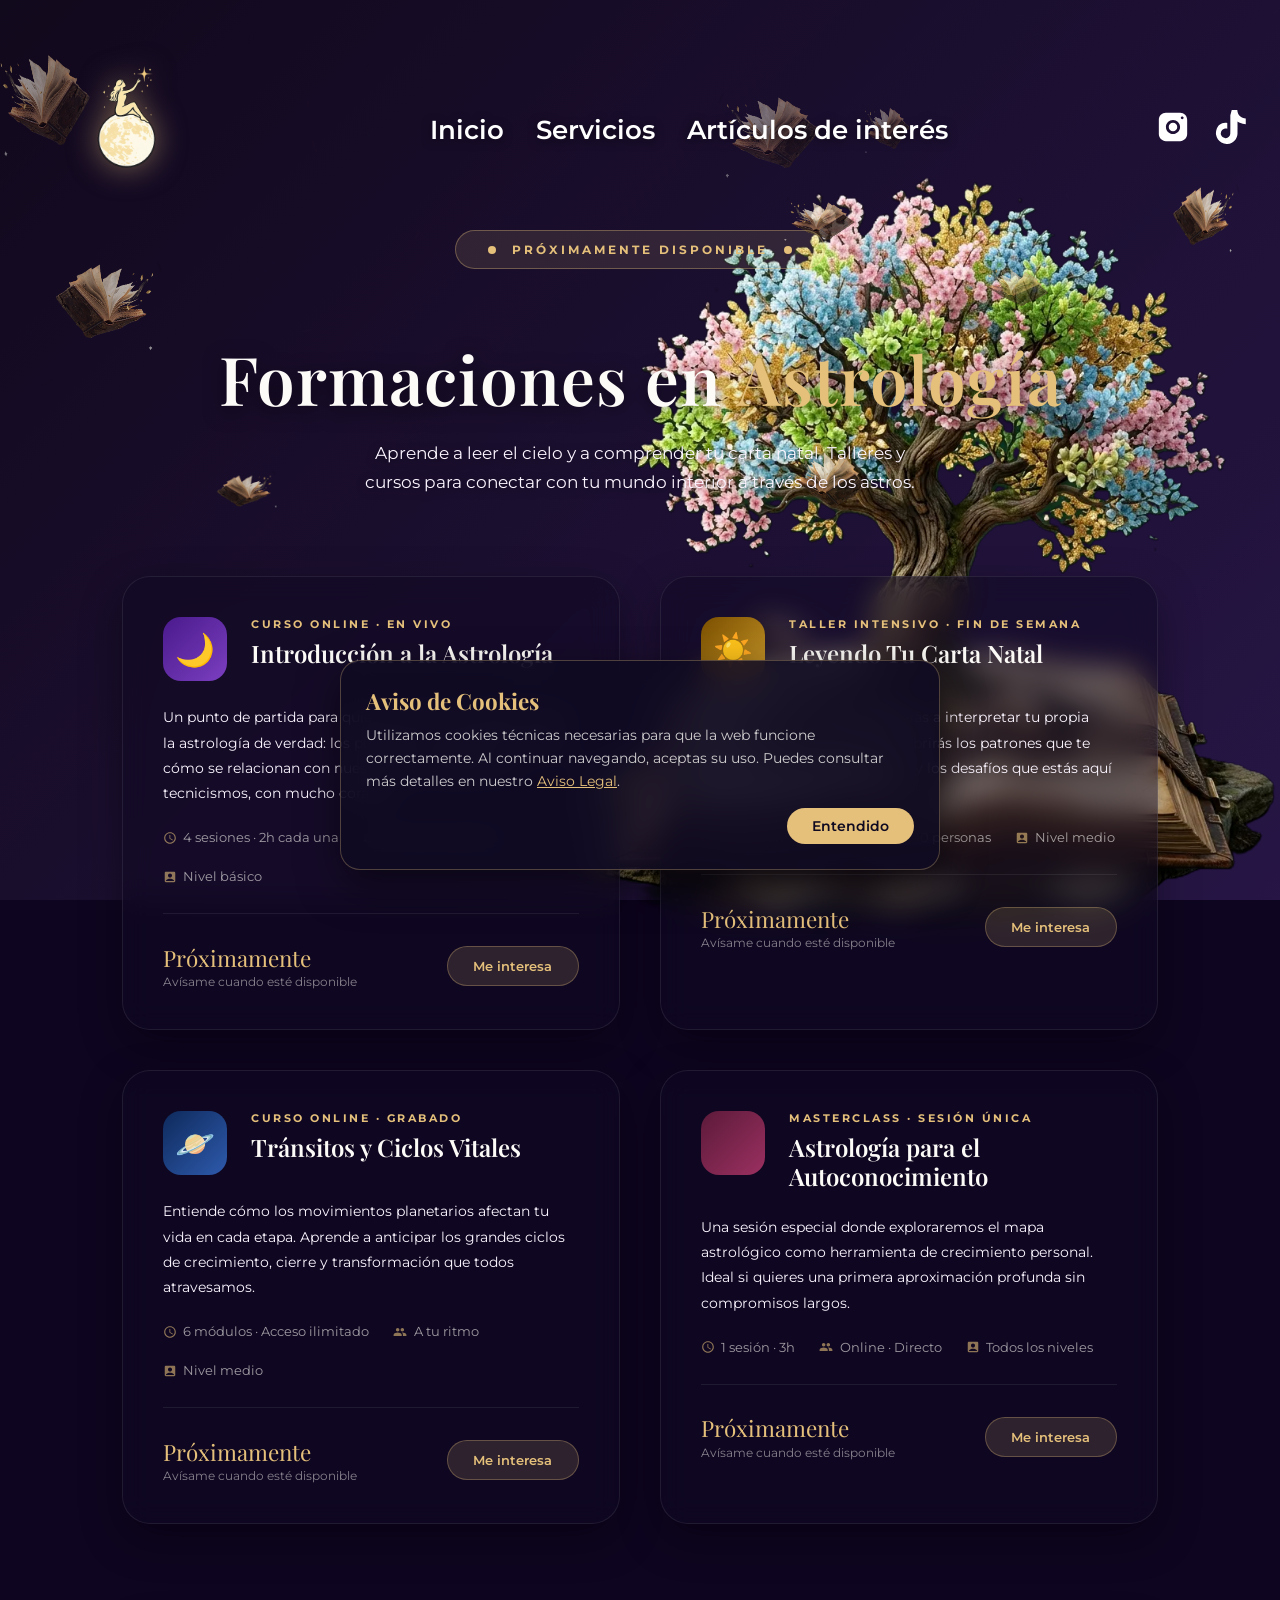
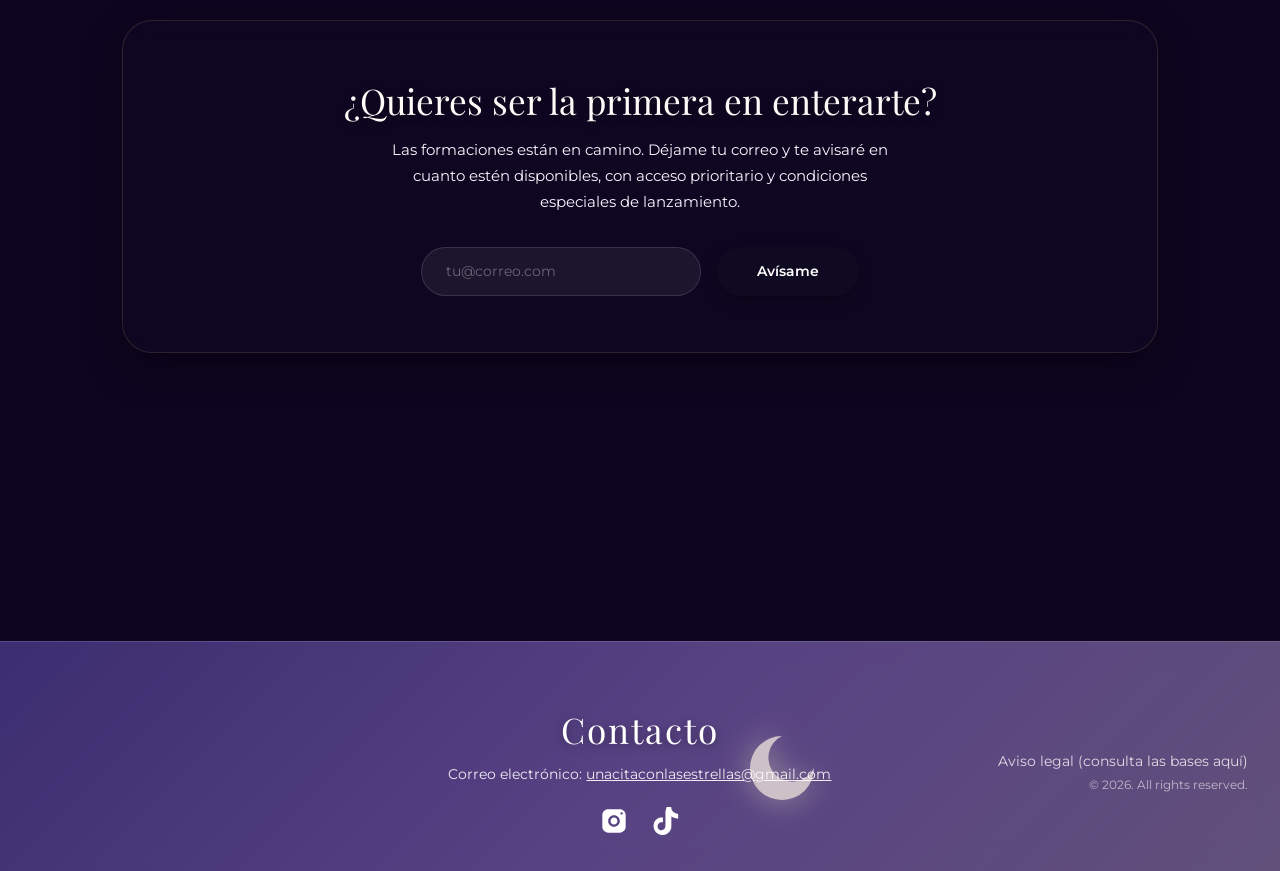
<file: formaciones.html>
<!DOCTYPE html>
<html lang="es">

<head>
    <meta charset="UTF-8">
    <meta name="viewport" content="width=device-width, initial-scale=1.0">
    <title>Cursos de Astrología Online | Aprende el Lenguaje del Cosmos</title>
    <meta name="description" content="Aprende astrología desde cero. Formaciones y cursos de astrología evolutiva prácticos para entender los signos y planetas.">
    
    <!-- Open Graph / Social Media -->
    <meta property="og:type" content="website">
    <meta property="og:title" content="Aprende Astrología: Cursos y Formación Online">
    <meta property="og:description" content="Conviértete en tu propio guía a través de nuestros cursos prácticos de astrología.">
    <meta property="og:image" content="logo_silvia.webp">
    <meta property="og:url" content="https://unacitaconlasestrellas.com/formaciones.html">

    <link rel="icon" type="image/png" href="logo_silvia.webp?v=2">
    <link rel="stylesheet" href="cookies.css">
    <link rel="preconnect" href="https://fonts.googleapis.com">
    <link rel="preconnect" href="https://fonts.gstatic.com" crossorigin>
    <link
        href="https://fonts.googleapis.com/css2?family=Playfair+Display:wght@400;600&family=Montserrat:wght@400;600&display=swap"
        rel="stylesheet">
    
    <script>
        (function() {
            const img = new Image();
            img.src = 'logo_silvia.webp';
            img.crossOrigin = 'anonymous'; 
            img.onload = function() {
                const canvas = document.createElement('canvas');
                const ctx = canvas.getContext('2d');
                canvas.width = img.width;
                canvas.height = img.height;
                ctx.drawImage(img, 0, 0);
                const imageData = ctx.getImageData(0, 0, canvas.width, canvas.height);
                const data = imageData.data;
                let minX = canvas.width, minY = canvas.height, maxX = 0, maxY = 0;
                let found = false;
                for (let y = 0; y < canvas.height; y++) {
                    for (let x = 0; x < canvas.width; x++) {
                        const alpha = data[(y * canvas.width + x) * 4 + 3];
                        if (alpha > 10) {
                            if (x < minX) minX = x;
                            if (y < minY) minY = y;
                            if (x > maxX) maxX = x;
                            if (y > maxY) maxY = y;
                            found = true;
                        }
                    }
                }
                if (!found) return;
                const cropWidth = maxX - minX;
                const cropHeight = maxY - minY;
                const finalSize = 128;
                const outputCanvas = document.createElement('canvas');
                outputCanvas.width = finalSize;
                outputCanvas.height = finalSize;
                const octx = outputCanvas.getContext('2d');
                const maxDim = Math.max(cropWidth, cropHeight);
                const scale = finalSize / maxDim;
                const xOffset = (finalSize - cropWidth * scale) / 2;
                const yOffset = (finalSize - cropHeight * scale) / 2;
                octx.drawImage(img, minX, minY, cropWidth, cropHeight, xOffset, yOffset, cropWidth * scale, cropHeight * scale);
                const link = document.createElement('link');
                link.rel = 'icon';
                link.type = 'image/png';
                link.href = outputCanvas.toDataURL();
                const oldLinks = document.querySelectorAll('link[rel="icon"]');
                oldLinks.forEach(el => el.parentNode.removeChild(el));
                document.getElementsByTagName('head')[0].appendChild(link);
            };
        })();
    </script>
    <style>
        :root {
            --nav-text: #ffffff;
            --main-text: #FDFBF7;
            --btn-bg: #0f0a21;
            --gold: #E5C07B;
            --text-muted: #fbf5ff;
        }

        * {
            margin: 0;
            padding: 0;
            box-sizing: border-box;
            scroll-behavior: smooth;
        }

        @keyframes driftClouds {
            0% {
                background-position: left center;
            }

            50% {
                background-position: right center;
            }

            100% {
                background-position: left center;
            }
        }

        @keyframes shimmer {

            0%,
            100% {
                opacity: 0.6;
            }

            50% {
                opacity: 1;
            }
        }

        @keyframes floatUp {
            from {
                opacity: 0;
                transform: translateY(30px);
            }

            to {
                opacity: 1;
                transform: translateY(0);
            }
        }

        @keyframes pulseGlow {

            0%,
            100% {
                box-shadow: 0 0 20px rgba(229, 192, 123, 0.2);
            }

            50% {
                box-shadow: 0 0 40px rgba(229, 192, 123, 0.5);
            }
        }

        body {
            margin: 0;
            font-family: 'Montserrat', sans-serif;
            color: var(--main-text);
            min-height: 100vh;
            overflow-x: hidden;
            background: #0e0520;
            /* Fallback */
        }

        /* Fixed Background Sky */
        #page-bg {
            position: fixed;
            top: 0;
            left: 0;
            width: 100%;
            height: 100%;
            z-index: -1;
            background: linear-gradient(135deg,
                    #1a0b2e 0%,
                    #3a1c71 25%,
                    #7a288a 50%,
                    #d76d77 75%,
                    #ffafbd 100%);
            background-size: 400% 400%;
            animation: driftClouds 20s ease infinite;
            filter: saturate(0.8) brightness(0.7);
            /* Slightly muted for readability, consistent with user's earlier preference */
        }

        /* Canvas */
        #interactive-layer {
            position: fixed;
            top: 0;
            left: 0;
            width: 100vw;
            height: 100vh;
            z-index: 1;
            pointer-events: all;
            /* Enable mouse interaction for popping */
            cursor: crosshair;
        }

        #tree-bg-container {
            position: fixed;
            bottom: -5vh;
            left: 72%;
            transform: translateX(-50%);
            width: 100vw;
            height: 90vh;
            z-index: 0;
            pointer-events: none;
            display: flex;
            align-items: flex-end;
            justify-content: center;
        }

        #realistic-tree-bg {
            max-height: 100%;
            object-fit: contain;
            mix-blend-mode: lighten;
            opacity: 0;
            transform-origin: bottom center;
            transform: scale(0.6);
            animation: growTree 3s cubic-bezier(0.2, 0.8, 0.2, 1) 0.5s forwards;
        }

        @keyframes growTree {
            0% {
                opacity: 0;
                transform: scale(0.6) translateY(50px);
                filter: brightness(0.5);
            }

            100% {
                opacity: 1;
                transform: scale(1) translateY(0);
                filter: brightness(1);
            }
        }

        h1,
        h2,
        h3,
        .title-font {
            font-family: 'Playfair Display', serif;
            font-weight: 400;
            color: var(--main-text);
            text-shadow: 0 2px 10px rgba(0, 0, 0, 0.4);
        }

        /* Header */
        header {
            display: flex;
            justify-content: space-between;
            align-items: center;
            padding: 2rem 2rem;
            max-width: 1700px;
            margin: 0 auto;
            position: absolute;
            left: 50%;
            transform: translateX(-50%);
            width: 100%;
            z-index: 100;
        }

        .logo {
            display: flex;
            align-items: center;
            cursor: pointer;
        }

        .logo-image {
            height: 190px;
            width: auto;
            filter: drop-shadow(0 0 15px rgba(229, 192, 123, 0.5));
            transition: transform 0.3s ease;
        }

        .logo:hover .logo-image {
            transform: scale(1.05);
        }

        nav ul {
            display: flex;
            list-style: none;
            gap: 2rem;
        }

        nav a {
            text-decoration: none;
            color: var(--nav-text);
            font-size: 1.65rem;
            font-weight: 600;
            transition: opacity 0.3s ease;
            position: relative;
            text-shadow: 0 2px 10px rgba(0, 0, 0, 0.5);
            white-space: nowrap;
        }

        nav a.active::after {
            content: '';
            position: absolute;
            bottom: -8px;
            left: 0;
            width: 100%;
            height: 3px;
            background: var(--nav-text);
        }

        nav a:hover {
            opacity: 0.8;
        }

        .social-icons {
            display: flex;
            gap: 1.5rem;
            align-items: center;
        }

        .social-icons svg {
            width: 34px;
            height: 34px;
            fill: var(--nav-text);
            transition: opacity 0.3s ease;
            cursor: pointer;
            pointer-events: none;
        }

        .social-icons svg:hover {
            opacity: 0.7;
        }

        .icon-defs {
            display: none;
        }

        /* Main */
        main {
            position: relative;
            z-index: 10;
            max-width: 1100px;
            margin: 0 auto;
            padding: 0 2rem;
            padding-top: 230px;
            padding-bottom: 6rem;
            pointer-events: none;
        }

        main * {
            pointer-events: auto;
        }

        /* Page Header */
        .page-header {
            text-align: center;
            margin-bottom: 5rem;
            animation: floatUp 0.9s ease both;
        }

        .page-header h1 {
            font-size: clamp(2.2rem, 8vw, 4.2rem);
            font-weight: 600;
            letter-spacing: 1px;
            margin-bottom: 1rem;
            text-shadow: 0 4px 20px rgba(0, 0, 0, 0.6);
        }

        .page-header h1 span {
            color: var(--gold);
        }

        .page-header p {
            font-size: 1.05rem;
            color: var(--text-muted);
            max-width: 550px;
            margin: 0 auto;
            line-height: 1.7;
            text-shadow: 0 2px 8px rgba(0, 0, 0, 0.5);
        }

        /* Próximamente Banner */
        .coming-soon-banner {
            display: flex;
            align-items: center;
            justify-content: center;
            gap: 1rem;
            margin-bottom: 4rem;
            padding: 0.7rem 2rem;
            background: rgba(229, 192, 123, 0.12);
            border: 1px solid rgba(229, 192, 123, 0.35);
            border-radius: 50px;
            width: fit-content;
            margin-left: auto;
            margin-right: auto;
            animation: shimmer 3s ease-in-out infinite;
        }

        .coming-soon-banner span {
            font-size: 0.78rem;
            font-weight: 700;
            letter-spacing: 3px;
            text-transform: uppercase;
            color: var(--gold);
        }

        .coming-soon-dot {
            width: 8px;
            height: 8px;
            background: var(--gold);
            border-radius: 50%;
            animation: shimmer 1.5s ease-in-out infinite;
        }

        /* Formaciones Grid */
        .formaciones-grid {
            display: grid;
            grid-template-columns: repeat(2, 1fr);
            gap: 2.5rem;
            margin-bottom: 6rem;
        }

        /* Formación Card */
        .formacion-card {
            background: rgba(18, 10, 35, 0.55);
            backdrop-filter: blur(14px);
            -webkit-backdrop-filter: blur(14px);
            border-radius: 28px;
            border: 1px solid rgba(255, 255, 255, 0.08);
            box-shadow: 0 15px 40px rgba(0, 0, 0, 0.35);
            overflow: hidden;
            transition: transform 0.4s cubic-bezier(0.175, 0.885, 0.32, 1.275), box-shadow 0.4s ease;
            animation: floatUp 0.8s ease both;
        }

        .formacion-card:nth-child(2) {
            animation-delay: 0.1s;
        }

        .formacion-card:nth-child(3) {
            animation-delay: 0.2s;
        }

        .formacion-card:nth-child(4) {
            animation-delay: 0.3s;
        }

        .formacion-card:hover {
            transform: translateY(-8px);
            box-shadow: 0 25px 60px rgba(0, 0, 0, 0.5);
            animation: pulseGlow 2s ease-in-out infinite;
        }

        .card-top {
            padding: 2.5rem 2.5rem 0;
            display: flex;
            align-items: flex-start;
            gap: 1.5rem;
        }

        .card-icon {
            width: 64px;
            height: 64px;
            border-radius: 18px;
            display: flex;
            align-items: center;
            justify-content: center;
            font-size: 2rem;
            flex-shrink: 0;
        }

        .card-icon.grad-violet {
            background: linear-gradient(135deg, #4a1a8c, #7b3fc0);
        }

        .card-icon.grad-gold {
            background: linear-gradient(135deg, #7a4f00, #c9982a);
        }

        .card-icon.grad-blue {
            background: linear-gradient(135deg, #0e2a5c, #2e5aac);
        }

        .card-icon.grad-rose {
            background: linear-gradient(135deg, #5c1a3a, #9b3060);
        }

        .card-meta {
            flex: 1;
        }

        .card-tag {
            font-size: 0.7rem;
            font-weight: 700;
            letter-spacing: 2.5px;
            color: var(--gold);
            text-transform: uppercase;
            margin-bottom: 0.5rem;
            display: block;
        }

        .card-tag.pronto {
            color: rgba(229, 192, 123, 0.5);
        }

        .formacion-card h3 {
            font-size: 1.5rem;
            font-weight: 600;
            line-height: 1.2;
            text-shadow: none;
            color: var(--main-text);
        }

        .card-body {
            padding: 1.5rem 2.5rem 2.5rem;
        }

        .card-body p {
            font-size: 0.9rem;
            line-height: 1.75;
            color: var(--text-muted);
            margin-bottom: 1.5rem;
        }

        .card-details {
            display: flex;
            gap: 1.5rem;
            flex-wrap: wrap;
            margin-bottom: 1.8rem;
        }

        .card-detail-item {
            display: flex;
            align-items: center;
            gap: 0.4rem;
            font-size: 0.8rem;
            color: rgba(253, 251, 247, 0.6);
        }

        .card-detail-item svg {
            width: 14px;
            height: 14px;
            fill: rgba(229, 192, 123, 0.6);
            flex-shrink: 0;
        }

        .card-divider {
            height: 1px;
            background: rgba(255, 255, 255, 0.07);
            margin-bottom: 1.8rem;
        }

        .card-footer-row {
            display: flex;
            align-items: center;
            justify-content: space-between;
        }

        .card-price {
            font-family: 'Playfair Display', serif;
            font-size: 1.4rem;
            color: var(--gold);
        }

        .card-price span {
            font-family: 'Montserrat', sans-serif;
            font-size: 0.75rem;
            color: rgba(253, 251, 247, 0.5);
            font-weight: 400;
            display: block;
            margin-top: 0.1rem;
        }

        .btn-card {
            background: rgba(229, 192, 123, 0.15);
            color: var(--gold);
            border: 1px solid rgba(229, 192, 123, 0.3);
            padding: 0.7rem 1.6rem;
            border-radius: 40px;
            font-family: 'Montserrat', sans-serif;
            font-size: 0.82rem;
            font-weight: 600;
            cursor: pointer;
            text-decoration: none;
            transition: background 0.3s ease, transform 0.3s ease, box-shadow 0.3s ease;
            display: inline-block;
        }

        .btn-card:hover {
            background: rgba(229, 192, 123, 0.25);
            transform: translateY(-2px);
            box-shadow: 0 5px 20px rgba(229, 192, 123, 0.2);
        }

        .btn-card.disabled {
            opacity: 0.4;
            cursor: not-allowed;
            pointer-events: none;
        }

        /* Badge próximamente */
        .badge-pronto {
            display: inline-block;
            padding: 0.3rem 0.9rem;
            background: rgba(229, 192, 123, 0.08);
            border: 1px solid rgba(229, 192, 123, 0.2);
            border-radius: 20px;
            font-size: 0.72rem;
            font-weight: 600;
            color: rgba(229, 192, 123, 0.55);
            letter-spacing: 1px;
        }

        /* Newsletter / Aviso previo */
        .notify-section {
            background: rgba(18, 10, 35, 0.55);
            backdrop-filter: blur(14px);
            -webkit-backdrop-filter: blur(14px);
            border-radius: 30px;
            border: 1px solid rgba(229, 192, 123, 0.15);
            box-shadow: 0 15px 40px rgba(0, 0, 0, 0.35);
            padding: 3.5rem 3rem;
            text-align: center;
            margin-bottom: 2rem;
            animation: floatUp 0.9s ease 0.4s both;
        }

        .notify-section h2 {
            font-size: 2.2rem;
            margin-bottom: 0.8rem;
        }

        .notify-section p {
            font-size: 0.95rem;
            color: var(--text-muted);
            line-height: 1.7;
            max-width: 500px;
            margin: 0 auto 2rem;
        }

        .notify-form {
            display: flex;
            gap: 1rem;
            justify-content: center;
            flex-wrap: wrap;
        }

        .notify-form input {
            padding: 0.9rem 1.5rem;
            background: rgba(255, 255, 255, 0.06);
            border: 1px solid rgba(255, 255, 255, 0.12);
            border-radius: 40px;
            color: var(--main-text);
            font-family: 'Montserrat', sans-serif;
            font-size: 0.9rem;
            outline: none;
            width: 280px;
            transition: border-color 0.3s;
        }

        .notify-form input::placeholder {
            color: rgba(253, 251, 247, 0.35);
        }

        .notify-form input:focus {
            border-color: rgba(229, 192, 123, 0.4);
        }

        .btn-primary {
            background-color: var(--btn-bg);
            color: white;
            border: none;
            padding: 0.9rem 2.5rem;
            border-radius: 40px;
            font-family: 'Montserrat', sans-serif;
            font-size: 0.9rem;
            font-weight: 600;
            cursor: pointer;
            text-decoration: none;
            box-shadow: 0 5px 15px rgba(0, 0, 0, 0.3);
            transition: transform 0.3s, box-shadow 0.3s;
            display: inline-block;
        }

        .btn-primary:hover {
            transform: translateY(-2px);
            box-shadow: 0 8px 25px rgba(0, 0, 0, 0.45);
        }

        /* Footer */
        .site-footer {
            position: relative;
            background: linear-gradient(135deg, rgba(62, 48, 117, 0.95), rgba(106, 82, 156, 0.8), rgba(154, 131, 184, 0.6));
            backdrop-filter: blur(15px);
            padding: 4rem 2rem 2rem;
            color: #fff;
            margin-top: 10rem;
            border-top: 1px solid rgba(255, 255, 255, 0.1);
            overflow: hidden;
            z-index: 100;
            pointer-events: auto;
        }

        .footer-content {
            max-width: 1400px;
            margin: 0 auto;
            display: grid;
            grid-template-columns: 1fr 1fr 1fr;
            align-items: center;
        }

        .footer-contact {
            text-align: center;
        }

        .footer-contact h2 {
            font-family: 'Playfair Display', serif;
            font-size: 2.2rem;
            margin-bottom: 0.8rem;
            letter-spacing: 2px;
            color: #fff;
        }

        .footer-contact p {
            font-size: 0.9rem;
            margin-bottom: 0.5rem;
            opacity: 0.9;
        }

        .footer-contact a {
            color: #fff;
            text-decoration: underline;
            transition: opacity 0.3s;
        }

        .footer-contact a:hover {
            opacity: 0.7;
        }

        .footer-socials {
            display: flex;
            justify-content: center;
            gap: 1.5rem;
            margin-top: 1.5rem;
        }

        .footer-socials svg {
            width: 28px;
            height: 28px;
            fill: #fff;
            transition: transform 0.3s;
        }

        .footer-socials svg:hover {
            transform: scale(1.1);
        }

        .footer-legal {
            text-align: right;
        }

        .footer-legal a {
            color: #fff;
            text-decoration: none;
            display: block;
            margin-bottom: 0.5rem;
            font-size: 0.85rem;
            opacity: 0.8;
            transition: opacity 0.3s;
        }

        .footer-legal a:hover {
            opacity: 1;
        }

        .footer-copyright {
            font-size: 0.75rem;
            opacity: 0.6;
            margin-top: 0.5rem;
        }

        .footer-moon {
            position: absolute;
            left: 58%;
            top: 55%;
            transform: translateY(-50%);
            width: 80px;
            height: 80px;
            filter: drop-shadow(0 0 15px rgba(255, 251, 211, 0.6));
            opacity: 0.7;
            pointer-events: none;
            z-index: 0;
        }

        /* Responsive */
        @media (max-width: 900px) {
            header {
                padding: 1.5rem 2rem;
                flex-direction: column;
                gap: 1.5rem;
                position: relative;
                transform: none;
                left: 0;
            }

            .logo-image {
                height: 150px;
            }

            nav a {
                font-size: 1.3rem;
            }

            main {
                padding-top: 2rem;
            }

            #tree-bg-container {
                left: 50%;
                bottom: -2vh;
                height: 50vh;
                opacity: 0.5;
            }

            .formaciones-grid {
                grid-template-columns: 1fr;
            }

            nav ul {
                flex-wrap: wrap;
                justify-content: center;
                gap: 1.5rem;
            }

            .page-header {
                margin-bottom: 3rem;
            }
        }

        @media (max-width: 600px) {
            header {
                padding: 1rem;
                gap: 1rem;
            }

            .logo-image {
                height: 110px;
            }

            nav a {
                font-size: 1.1rem;
            }

            nav ul {
                gap: 1rem;
            }

            .page-header h1 {
                font-size: 2.2rem;
            }

            .card-top {
                padding: 1.5rem 1.5rem 0;
                gap: 1rem;
            }

            .card-icon {
                width: 48px;
                height: 48px;
                font-size: 1.5rem;
            }

            .card-body {
                padding: 1.5rem;
            }

            .notify-section {
                padding: 2.5rem 1.5rem;
            }

            .notify-section h2 {
                font-size: 1.8rem;
            }

            .notify-form input {
                width: 100%;
            }
        }

        @media (max-width: 992px) {
            .footer-content {
                grid-template-columns: 1fr;
                text-align: center;
                gap: 3rem;
            }

            .footer-legal {
                text-align: center;
            }

            .footer-moon {
                display: none;
            }
        }
    </style>
</head>

<body>

    <svg class="icon-defs">
        <symbol id="icon-ig" viewBox="0 0 24 24">
            <path
                d="M7 2C4.24 2 2 4.24 2 7V17C2 19.76 4.24 22 7 22H17C19.76 22 22 19.76 22 17V7C22 4.24 19.76 2 17 2H7ZM12 7C14.76 7 17 9.24 17 12C17 14.76 14.76 17 12 17C9.24 17 7 14.76 7 12C7 9.24 9.24 7 12 7ZM18.5 4.5C19.05 4.5 19.5 4.95 19.5 5.5C19.5 6.05 19.05 6.5 18.5 6.5C17.95 6.5 17.5 6.05 17.5 5.5C17.5 4.95 17.95 4.5 18.5 4.5ZM12 9C10.34 9 9 10.34 9 12C9 13.66 10.34 15 12 15C13.66 15 15 13.66 15 12C15 10.34 13.66 9 12 9Z" />
        </symbol>
        <symbol id="icon-tk" viewBox="0 0 24 24">
            <path
                d="M12.525.02c1.31-.02 2.61-.01 3.91-.02.08 1.53.63 3.09 1.75 4.17 1.12 1.11 2.7 1.62 4.24 1.79v4.03c-1.44-.05-2.89-.35-4.2-.97-.57-.26-1.1-.59-1.62-.93-.01 2.92.01 5.84-.02 8.75-.08 1.4-.54 2.79-1.35 3.94-1.31 1.92-3.58 3.17-5.91 3.21-1.43.08-2.86-.31-4.08-1.03-2.02-1.12-3.44-3.17-3.79-5.46-.22-1.46-.05-2.96.48-4.33.68-1.74 2.04-3.17 3.82-3.81 1.15-.4 2.4-.49 3.61-.26v4.06c-1.36-.26-2.86.13-3.76 1.19-.88.94-1.07 2.42-.51 3.56.54 1.25 1.91 2.06 3.25 1.99 1.66-.08 3.03-1.43 3.14-3.08.1-4.36.03-8.73.05-13.1z" />
        </symbol>
    </svg>

    <div id="tree-bg-container">
        <img src="arbol_formaciones.webp" alt="Árbol mágico realista" id="realistic-tree-bg">
    </div>
    <div id="page-bg"></div>
    <canvas id="interactive-layer"></canvas>

    <!-- HEADER -->
    <header>
        <div class="logo">
            <a href="index.html"><img src="logo_silvia.webp" alt="Las Estrellas te Guían" class="logo-image"></a>
        </div>
        <nav>
            <ul>
                <li><a href="index.html">Inicio</a></li>
                <li><a href="servicios.html">Servicios</a></li>
                <li style="display: none;"><a href="formaciones.html" class="active">Formaciones</a></li>
                <li><a href="articulos.html">Artículos de interés</a></li>
            </ul>
        </nav>
        <div class="social-icons">
            <a href="https://www.instagram.com/unacitaconlasestrellas/" target="_blank" rel="noopener noreferrer"
                aria-label="Instagram"><svg>
                    <use href="#icon-ig" />
                </svg></a>
            <a href="https://www.tiktok.com/@unacitaconlasestrellas" target="_blank" rel="noopener noreferrer"
                aria-label="TikTok"><svg>
                    <use href="#icon-tk" />
                </svg></a>
        </div>
    </header>

    <main>

        <!-- Encabezado -->
        <div class="page-header">
            <div class="coming-soon-banner">
                <div class="coming-soon-dot"></div>
                <span>Próximamente disponible</span>
                <div class="coming-soon-dot"></div>
            </div>
            <h1>Formaciones en <span>Astrología</span></h1>
            <p>Aprende a leer el cielo y a comprender tu carta natal. Talleres y cursos para conectar con tu mundo
                interior a través de los astros.</p>
        </div>

        <!-- Tarjetas de formaciones -->
        <div class="formaciones-grid">

            <!-- Formación 1 -->
            <div class="formacion-card">
                <div class="card-top">
                    <div class="card-icon grad-violet">🌙</div>
                    <div class="card-meta">
                        <span class="card-tag">Curso Online · En vivo</span>
                        <h3>Introducción a la Astrología</h3>
                    </div>
                </div>
                <div class="card-body">
                    <p>Un punto de partida para quienes quieren entender qué es la astrología de verdad: los planetas,
                        los signos, las casas y cómo se relacionan con nuestra vida cotidiana. Sin tecnicismos, con
                        mucho corazón.</p>
                    <div class="card-details">
                        <div class="card-detail-item">
                            <svg viewBox="0 0 24 24">
                                <path
                                    d="M12 2C6.48 2 2 6.48 2 12s4.48 10 10 10 10-4.48 10-10S17.52 2 12 2zm0 18c-4.41 0-8-3.59-8-8s3.59-8 8-8 8 3.59 8 8-3.59 8-8 8zm.5-13H11v6l5.25 3.15.75-1.23-4.5-2.67V7z" />
                            </svg>
                            4 sesiones · 2h cada una
                        </div>
                        <div class="card-detail-item">
                            <svg viewBox="0 0 24 24">
                                <path
                                    d="M16 11c1.66 0 2.99-1.34 2.99-3S17.66 5 16 5c-1.66 0-3 1.34-3 3s1.34 3 3 3zm-8 0c1.66 0 2.99-1.34 2.99-3S9.66 5 8 5C6.34 5 5 6.34 5 8s1.34 3 3 3zm0 2c-2.33 0-7 1.17-7 3.5V19h14v-2.5c0-2.33-4.67-3.5-7-3.5zm8 0c-.29 0-.62.02-.97.05 1.16.84 1.97 1.97 1.97 3.45V19h6v-2.5c0-2.33-4.67-3.5-7-3.5z" />
                            </svg>
                            Grupos reducidos
                        </div>
                        <div class="card-detail-item">
                            <svg viewBox="0 0 24 24">
                                <path
                                    d="M19 3H5c-1.11 0-2 .9-2 2v14c0 1.1.89 2 2 2h14c1.1 0 2-.9 2-2V5c0-1.1-.9-2-2-2zm-7 3c1.93 0 3.5 1.57 3.5 3.5S13.93 13 12 13s-3.5-1.57-3.5-3.5S10.07 6 12 6zm7 13H5v-.23c0-.62.28-1.2.76-1.58C7.47 15.82 9.64 15 12 15s4.53.82 6.24 2.19c.48.38.76.97.76 1.58V19z" />
                            </svg>
                            Nivel básico
                        </div>
                    </div>
                    <div class="card-divider"></div>
                    <div class="card-footer-row">
                        <div class="card-price">
                            Próximamente
                            <span>Avísame cuando esté disponible</span>
                        </div>
                        <a href="mailto:unacitaconlasestrellas@gmail.com?subject=Me interesa: Introducción a la Astrología"
                            class="btn-card">Me interesa</a>
                    </div>
                </div>
            </div>

            <!-- Formación 2 -->
            <div class="formacion-card">
                <div class="card-top">
                    <div class="card-icon grad-gold">☀️</div>
                    <div class="card-meta">
                        <span class="card-tag">Taller Intensivo · Fin de semana</span>
                        <h3>Leyendo Tu Carta Natal</h3>
                    </div>
                </div>
                <div class="card-body">
                    <p>Taller práctico donde aprenderás a interpretar tu propia carta natal paso a paso. Descubrirás los
                        patrones que te definen, tus talentos naturales y los desafíos que estás aquí para transformar.
                    </p>
                    <div class="card-details">
                        <div class="card-detail-item">
                            <svg viewBox="0 0 24 24">
                                <path
                                    d="M12 2C6.48 2 2 6.48 2 12s4.48 10 10 10 10-4.48 10-10S17.52 2 12 2zm0 18c-4.41 0-8-3.59-8-8s3.59-8 8-8 8 3.59 8 8-3.59 8-8 8zm.5-13H11v6l5.25 3.15.75-1.23-4.5-2.67V7z" />
                            </svg>
                            2 días · 6h en total
                        </div>
                        <div class="card-detail-item">
                            <svg viewBox="0 0 24 24">
                                <path
                                    d="M16 11c1.66 0 2.99-1.34 2.99-3S17.66 5 16 5c-1.66 0-3 1.34-3 3s1.34 3 3 3zm-8 0c1.66 0 2.99-1.34 2.99-3S9.66 5 8 5C6.34 5 5 6.34 5 8s1.34 3 3 3zm0 2c-2.33 0-7 1.17-7 3.5V19h14v-2.5c0-2.33-4.67-3.5-7-3.5zm8 0c-.29 0-.62.02-.97.05 1.16.84 1.97 1.97 1.97 3.45V19h6v-2.5c0-2.33-4.67-3.5-7-3.5z" />
                            </svg>
                            Máx. 10 personas
                        </div>
                        <div class="card-detail-item">
                            <svg viewBox="0 0 24 24">
                                <path
                                    d="M19 3H5c-1.11 0-2 .9-2 2v14c0 1.1.89 2 2 2h14c1.1 0 2-.9 2-2V5c0-1.1-.9-2-2-2zm-7 3c1.93 0 3.5 1.57 3.5 3.5S13.93 13 12 13s-3.5-1.57-3.5-3.5S10.07 6 12 6zm7 13H5v-.23c0-.62.28-1.2.76-1.58C7.47 15.82 9.64 15 12 15s4.53.82 6.24 2.19c.48.38.76.97.76 1.58V19z" />
                            </svg>
                            Nivel medio
                        </div>
                    </div>
                    <div class="card-divider"></div>
                    <div class="card-footer-row">
                        <div class="card-price">
                            Próximamente
                            <span>Avísame cuando esté disponible</span>
                        </div>
                        <a href="mailto:unacitaconlasestrellas@gmail.com?subject=Me interesa: Taller Carta Natal"
                            class="btn-card">Me interesa</a>
                    </div>
                </div>
            </div>

            <!-- Formación 3 -->
            <div class="formacion-card">
                <div class="card-top">
                    <div class="card-icon grad-blue">🪐</div>
                    <div class="card-meta">
                        <span class="card-tag">Curso Online · Grabado</span>
                        <h3>Tránsitos y Ciclos Vitales</h3>
                    </div>
                </div>
                <div class="card-body">
                    <p>Entiende cómo los movimientos planetarios afectan tu vida en cada etapa. Aprende a anticipar los
                        grandes ciclos de crecimiento, cierre y transformación que todos atravesamos.</p>
                    <div class="card-details">
                        <div class="card-detail-item">
                            <svg viewBox="0 0 24 24">
                                <path
                                    d="M12 2C6.48 2 2 6.48 2 12s4.48 10 10 10 10-4.48 10-10S17.52 2 12 2zm0 18c-4.41 0-8-3.59-8-8s3.59-8 8-8 8 3.59 8 8-3.59 8-8 8zm.5-13H11v6l5.25 3.15.75-1.23-4.5-2.67V7z" />
                            </svg>
                            6 módulos · Acceso ilimitado
                        </div>
                        <div class="card-detail-item">
                            <svg viewBox="0 0 24 24">
                                <path
                                    d="M16 11c1.66 0 2.99-1.34 2.99-3S17.66 5 16 5c-1.66 0-3 1.34-3 3s1.34 3 3 3zm-8 0c1.66 0 2.99-1.34 2.99-3S9.66 5 8 5C6.34 5 5 6.34 5 8s1.34 3 3 3zm0 2c-2.33 0-7 1.17-7 3.5V19h14v-2.5c0-2.33-4.67-3.5-7-3.5zm8 0c-.29 0-.62.02-.97.05 1.16.84 1.97 1.97 1.97 3.45V19h6v-2.5c0-2.33-4.67-3.5-7-3.5z" />
                            </svg>
                            A tu ritmo
                        </div>
                        <div class="card-detail-item">
                            <svg viewBox="0 0 24 24">
                                <path
                                    d="M19 3H5c-1.11 0-2 .9-2 2v14c0 1.1.89 2 2 2h14c1.1 0 2-.9 2-2V5c0-1.1-.9-2-2-2zm-7 3c1.93 0 3.5 1.57 3.5 3.5S13.93 13 12 13s-3.5-1.57-3.5-3.5S10.07 6 12 6zm7 13H5v-.23c0-.62.28-1.2.76-1.58C7.47 15.82 9.64 15 12 15s4.53.82 6.24 2.19c.48.38.76.97.76 1.58V19z" />
                            </svg>
                            Nivel medio
                        </div>
                    </div>
                    <div class="card-divider"></div>
                    <div class="card-footer-row">
                        <div class="card-price">
                            Próximamente
                            <span>Avísame cuando esté disponible</span>
                        </div>
                        <a href="mailto:unacitaconlasestrellas@gmail.com?subject=Me interesa: Tránsitos y Ciclos"
                            class="btn-card">Me interesa</a>
                    </div>
                </div>
            </div>

            <!-- Formación 4 -->
            <div class="formacion-card">
                <div class="card-top">
                    <div class="card-icon grad-rose"></div>
                    <div class="card-meta">
                        <span class="card-tag">Masterclass · Sesión única</span>
                        <h3>Astrología para el Autoconocimiento</h3>
                    </div>
                </div>
                <div class="card-body">
                    <p>Una sesión especial donde exploraremos el mapa astrológico como herramienta de crecimiento
                        personal. Ideal si quieres una primera aproximación profunda sin compromisos largos.</p>
                    <div class="card-details">
                        <div class="card-detail-item">
                            <svg viewBox="0 0 24 24">
                                <path
                                    d="M12 2C6.48 2 2 6.48 2 12s4.48 10 10 10 10-4.48 10-10S17.52 2 12 2zm0 18c-4.41 0-8-3.59-8-8s3.59-8 8-8 8 3.59 8 8-3.59 8-8 8zm.5-13H11v6l5.25 3.15.75-1.23-4.5-2.67V7z" />
                            </svg>
                            1 sesión · 3h
                        </div>
                        <div class="card-detail-item">
                            <svg viewBox="0 0 24 24">
                                <path
                                    d="M16 11c1.66 0 2.99-1.34 2.99-3S17.66 5 16 5c-1.66 0-3 1.34-3 3s1.34 3 3 3zm-8 0c1.66 0 2.99-1.34 2.99-3S9.66 5 8 5C6.34 5 5 6.34 5 8s1.34 3 3 3zm0 2c-2.33 0-7 1.17-7 3.5V19h14v-2.5c0-2.33-4.67-3.5-7-3.5zm8 0c-.29 0-.62.02-.97.05 1.16.84 1.97 1.97 1.97 3.45V19h6v-2.5c0-2.33-4.67-3.5-7-3.5z" />
                            </svg>
                            Online · Directo
                        </div>
                        <div class="card-detail-item">
                            <svg viewBox="0 0 24 24">
                                <path
                                    d="M19 3H5c-1.11 0-2 .9-2 2v14c0 1.1.89 2 2 2h14c1.1 0 2-.9 2-2V5c0-1.1-.9-2-2-2zm-7 3c1.93 0 3.5 1.57 3.5 3.5S13.93 13 12 13s-3.5-1.57-3.5-3.5S10.07 6 12 6zm7 13H5v-.23c0-.62.28-1.2.76-1.58C7.47 15.82 9.64 15 12 15s4.53.82 6.24 2.19c.48.38.76.97.76 1.58V19z" />
                            </svg>
                            Todos los niveles
                        </div>
                    </div>
                    <div class="card-divider"></div>
                    <div class="card-footer-row">
                        <div class="card-price">
                            Próximamente
                            <span>Avísame cuando esté disponible</span>
                        </div>
                        <a href="mailto:unacitaconlasestrellas@gmail.com?subject=Me interesa: Masterclass Autoconocimiento"
                            class="btn-card">Me interesa</a>
                    </div>
                </div>
            </div>

        </div>

        <!-- Sección aviso previo -->
        <div class="notify-section">
            <h2>¿Quieres ser la primera en enterarte?</h2>
            <p>Las formaciones están en camino. Déjame tu correo y te avisaré en cuanto estén disponibles, con acceso
                prioritario y condiciones especiales de lanzamiento.</p>
            <form class="notify-form" onsubmit="handleNotify(event)">
                <input type="email" id="notify-email" placeholder="tu@correo.com" required>
                <button type="submit" class="btn-primary">Avísame</button>
            </form>
            <p id="notify-confirm" style="display:none; margin-top:1.5rem; color:var(--gold); font-size:0.9rem;">
                ¡Perfecto! Te escribiré en cuanto todo esté listo.</p>
        </div>

    </main>

    <footer class="site-footer">
        <svg class="footer-moon" viewBox="0 0 100 100" xmlns="http://www.w3.org/2000/svg">
            <path d="M50,10 A40,40 0 1,0 90,50 A30,30 0 1,1 50,10 Z" fill="#fff5e6" />
        </svg>
        <div class="footer-content">
            <div class="footer-empty"></div>
            <div class="footer-contact">
                <h2>Contacto</h2>
                <p>Correo electrónico: <a
                        href="https://mail.google.com/mail/?view=cm&fs=1&to=unacitaconlasestrellas@gmail.com"
                        target="_blank" rel="noopener noreferrer"
                        style="position:relative; z-index:100;">unacitaconlasestrellas@gmail.com</a></p>
                <div class="footer-socials">
                    <a href="https://www.instagram.com/unacitaconlasestrellas/" target="_blank"
                        rel="noopener noreferrer" aria-label="Instagram"><svg viewBox="0 0 24 24">
                            <path
                                d="M7 2C4.24 2 2 4.24 2 7V17C2 19.76 4.24 22 7 22H17C19.76 22 22 19.76 22 17V7C22 4.24 19.76 2 17 2H7ZM12 7C14.76 7 17 9.24 17 12C17 14.76 14.76 17 12 17C9.24 17 7 14.76 7 12C7 9.24 9.24 7 12 7ZM18.5 4.5C19.05 4.5 19.5 4.95 19.5 5.5C19.5 6.05 19.05 6.5 18.5 6.5C17.95 6.5 17.5 6.05 17.5 5.5C17.5 4.95 17.95 4.5 18.5 4.5ZM12 9C10.34 9 9 10.34 9 12C9 13.66 10.34 15 12 15C13.66 15 15 13.66 15 12C15 10.34 13.66 9 12 9Z" />
                        </svg></a>
                    <a href="https://www.tiktok.com/@unacitaconlasestrellas" target="_blank" rel="noopener noreferrer"
                        aria-label="TikTok"><svg viewBox="0 0 24 24">
                            <path
                                d="M12.525.02c1.31-.02 2.61-.01 3.91-.02.08 1.53.63 3.09 1.75 4.17 1.12 1.11 2.7 1.62 4.24 1.79v4.03c-1.44-.05-2.89-.35-4.2-.97-.57-.26-1.1-.59-1.62-.93-.01 2.92.01 5.84-.02 8.75-.08 1.4-.54 2.79-1.35 3.94-1.31 1.92-3.58 3.17-5.91 3.21-1.43.08-2.86-.31-4.08-1.03-2.02-1.12-3.44-3.17-3.79-5.46-.22-1.46-.05-2.96.48-4.33.68-1.74 2.04-3.17 3.82-3.81 1.15-.4 2.4-.49 3.61-.26v4.06c-1.36-.26-2.86.13-3.76 1.19-.88.94-1.07 2.42-.51 3.56.54 1.25 1.91 2.06 3.25 1.99 1.66-.08 3.03-1.43 3.14-3.08.1-4.36.03-8.73.05-13.1z" />
                        </svg></a>
                </div>
            </div>
            <div class="footer-legal">
                <a href="legal.html" target="_blank" rel="noopener noreferrer">Aviso legal (consulta las bases aquí)</a>
                <div class="footer-copyright">© 2026. All rights reserved.</div>
            </div>
        </div>
    </footer>

    <script>
        // ================================================================
        // FORMACIONES — Realistic Flying Books (Image Sprite System)
        // ================================================================
        const canvas = document.getElementById('interactive-layer');
        const ctx = canvas.getContext('2d');
        let W = canvas.width = window.innerWidth;
        let H = canvas.height = window.innerHeight;
        let mouse = { x: -9999, y: -9999 };

        window.addEventListener('resize', () => {
            W = canvas.width = window.innerWidth;
            H = canvas.height = window.innerHeight;
            initScene();
        });

        canvas.addEventListener('mousemove', e => {
            mouse.x = e.clientX; mouse.y = e.clientY;
        });
        canvas.addEventListener('mouseleave', () => {
            mouse.x = -9999; mouse.y = -9999;
        });

        canvas.addEventListener('click', e => {
            const mx = e.clientX, my = e.clientY;
            for (let i = flyingBooks.length - 1; i >= 0; i--) {
                if (flyingBooks[i].isHit(mx, my)) {
                    flyingBooks[i].close();
                    break;
                }
            }
        });

        function rnd(a, b) { return a + Math.random() * (b - a); }

        // ── Assets ───────────────────────────────────────────────────────
        const bookImg = new Image();
        bookImg.src = 'libro_real.webp'; // High-detail magical book
        let imgReady = false;
        bookImg.onload = () => { imgReady = true; };

        // ── Page Scatter Effect ──────────────────────────────────────────
        let pageParticles = [];

        function scatterPages(x, y, scale, dir) {
            const count = 12 + Math.floor(rnd(0, 6));
            for (let i = 0; i < count; i++) {
                const ang = rnd(-Math.PI * 0.8, Math.PI * 0.8) + (dir > 0 ? 0 : Math.PI);
                const spd = rnd(2.5, 7) * scale;
                pageParticles.push({
                    x, y,
                    vx: Math.cos(ang) * spd,
                    vy: Math.sin(ang) * spd - rnd(1, 4),
                    w: rnd(14, 28) * scale,
                    h: rnd(10, 18) * scale,
                    rot: rnd(0, Math.PI * 2),
                    rspd: rnd(-0.2, 0.2),
                    life: 1,
                    shade: rnd(225, 255)
                });
            }
        }

        function updatePageParticles() {
            pageParticles = pageParticles.filter(p => {
                p.x += p.vx; p.y += p.vy;
                p.vy += 0.18; // Gravity
                p.vx *= 0.97; // Friction
                p.rot += p.rspd;
                p.life -= 0.025;
                return p.life > 0;
            });
        }

        function drawPageParticles() {
            pageParticles.forEach(p => {
                ctx.save();
                ctx.globalAlpha = Math.max(0, p.life);
                ctx.translate(p.x, p.y);
                ctx.rotate(p.rot);
                // Parchment-like color
                ctx.fillStyle = `rgba(${p.shade},${p.shade - 12},${p.shade - 35}, 0.98)`;
                ctx.fillRect(-p.w / 2, -p.h / 2, p.w, p.h);
                // Subtle text decoration
                ctx.strokeStyle = `rgba(140,110,70,${p.life * 0.45})`;
                ctx.lineWidth = 0.5;
                for (let l = -p.h / 2 + 3; l < p.h / 2 - 2; l += 4.5) {
                    ctx.beginPath();
                    ctx.moveTo(-p.w / 2 + 4, l);
                    ctx.lineTo(p.w / 2 - 4, l);
                    ctx.stroke();
                }
                ctx.restore();
            });
        }

        // ── Flying Book Sprite Logic ─────────────────────────────────────
        class FlyingBook {
            constructor(spawnScattered = false) {
                this.reset(spawnScattered);
            }

            reset(scattered = false) {
                const left = Math.random() > 0.5;
                this.dir = left ? 1 : -1;

                if (scattered) {
                    this.x = rnd(0, W);
                    this.y = rnd(H * 0.05, H * 0.8);
                } else {
                    this.x = left ? -300 : W + 300;
                    this.y = rnd(H * 0.1, H * 0.75);
                }

                // Speed: majestic slow glide
                this.vx = this.dir * rnd(0.7, 1.8);
                this.vy = 0;

                this.scale = rnd(0.28, 0.65);
                this.imgW = 200 * this.scale;
                this.imgH = 150 * this.scale;

                this.flapPhase = rnd(0, Math.PI * 2);
                this.flapSpeed = rnd(0.04, 0.07); // Slow, rhythmic flapping
                this.flapAmp = 0.65; // Y-scaling amplitude

                this.wavePhase = rnd(0, Math.PI * 2);
                this.waveFreq = rnd(0.004, 0.01);

                this.alpha = scattered ? rnd(0.4, 1) : 0;
                this.state = 'flying';
                this.closeProg = 0;
                this.isHover = false;
                this.tilt = 0;
            }

            isHit(mx, my) {
                const dx = mx - this.x, dy = my - this.y;
                return Math.sqrt(dx * dx + dy * dy) < this.imgW * 0.75;
            }

            close() {
                if (this.state === 'flying') {
                    this.state = 'closing';
                    scatterPages(this.x, this.y, this.scale, this.dir);
                }
            }

            update() {
                if (this.state === 'dead') return false;

                if (this.state === 'closing') {
                    this.closeProg += 0.08;
                    this.alpha = Math.max(0, 1 - (this.closeProg - 0.2) * 2.5);
                    if (this.closeProg >= 1) this.state = 'dead';
                    return true;
                }

                this.flapPhase += this.flapSpeed;
                this.wavePhase += this.waveFreq;
                this.x += this.vx;
                this.vy = Math.sin(this.wavePhase) * 0.6;
                this.y += this.vy;
                this.tilt = Math.sin(this.wavePhase) * 0.15;
                this.alpha = Math.min(1, this.alpha + 0.015);

                const dx = mouse.x - this.x, dy = mouse.y - this.y;
                this.isHover = Math.sqrt(dx * dx + dy * dy) < this.imgW * 0.6;

                // Bounds
                if (this.x < -400 || this.x > W + 400 || this.y < -300 || this.y > H + 300) return false;
                return true;
            }

            draw() {
                if (this.state === 'dead' || !imgReady) return;

                const flapSin = Math.sin(this.flapPhase);
                let flapScaleY = 1.0 + flapSin * this.flapAmp * 0.5;

                if (this.state === 'closing') {
                    flapScaleY *= (1 - this.closeProg);
                }

                // Perspective effect based on flap
                const pScaleX = 1.0 - Math.abs(flapSin) * 0.12;

                ctx.save();
                ctx.globalAlpha = this.alpha;
                ctx.translate(this.x, this.y);
                ctx.rotate(this.tilt);

                // Interaction glow
                if (this.isHover) {
                    ctx.save();
                    ctx.globalCompositeOperation = 'screen';
                    const grd = ctx.createRadialGradient(0, 0, 0, 0, 0, this.imgW * 0.7);
                    grd.addColorStop(0, 'rgba(255, 235, 160, 0.4)');
                    grd.addColorStop(1, 'transparent');
                    ctx.fillStyle = grd;
                    ctx.beginPath();
                    ctx.ellipse(0, 0, this.imgW * 1.5, this.imgH * 0.7, 0, 0, Math.PI * 2);
                    ctx.fill();
                    ctx.restore();
                }

                // Flip and animate flap
                ctx.scale(this.dir * pScaleX, flapScaleY);

                // Use 'screen' to hide the black background if necessary
                ctx.globalCompositeOperation = 'screen';
                ctx.drawImage(
                    bookImg,
                    -this.imgW / 2, -this.imgH / 2,
                    this.imgW, this.imgH
                );

                ctx.restore();
            }
        }

        // ── Mystical Leaves (Wind Particle System) ───────────────────────
        class Leaf {
            constructor(spawnInside = false) {
                this.reset(spawnInside);
            }

            reset(inside = false) {
                this.size = rnd(4, 9);
                this.x = inside ? rnd(0, W) : -50;
                this.y = rnd(0, H);

                // Wind speed + drift
                this.vx = rnd(0.5, 1.8);
                this.vy = rnd(0.1, 0.4);

                this.angle = rnd(0, Math.PI * 2);
                this.angularVel = rnd(-0.02, 0.02);

                this.wavePhase = rnd(0, Math.PI * 2);
                this.waveSpeed = rnd(0.01, 0.03);
                this.waveAmp = rnd(0.3, 0.8);

                // Colors: Shades of mystical greens and golds
                const colors = [
                    'rgba(145, 185, 130, 0.65)',
                    'rgba(110, 160, 100, 0.6)',
                    'rgba(229, 192, 123, 0.55)',
                    'rgba(180, 140, 80, 0.5)'
                ];
                this.color = colors[Math.floor(rnd(0, colors.length))];
                this.alpha = 0;
            }

            update() {
                this.x += this.vx;
                this.wavePhase += this.waveSpeed;
                this.y += this.vy + Math.sin(this.wavePhase) * this.waveAmp;
                this.angle += this.angularVel;
                this.alpha = Math.min(1, this.alpha + 0.02);

                if (this.x > W + 50 || this.y > H + 50) {
                    this.reset(false);
                }
            }

            draw() {
                ctx.save();
                ctx.globalAlpha = this.alpha;
                ctx.translate(this.x, this.y);
                ctx.rotate(this.angle);
                ctx.fillStyle = this.color;

                // Simple leaf shape
                ctx.beginPath();
                ctx.moveTo(0, -this.size);
                ctx.quadraticCurveTo(this.size / 2, 0, 0, this.size);
                ctx.quadraticCurveTo(-this.size / 2, 0, 0, -this.size);
                ctx.fill();

                // Subtle veins
                ctx.strokeStyle = 'rgba(255,255,255,0.15)';
                ctx.lineWidth = 0.5;
                ctx.beginPath();
                ctx.moveTo(0, -this.size);
                ctx.lineTo(0, this.size);
                ctx.stroke();

                ctx.restore();
            }
        }

        // ── Main Scene Control ───────────────────────────────────────────
        let flyingBooks = [];
        let leaves = [];

        function initScene() {
            W = canvas.width = window.innerWidth;
            H = canvas.height = window.innerHeight;
            // Spawn initial books
            flyingBooks = Array.from({ length: 12 }, () => new FlyingBook(true));
            // Spawn leaves
            leaves = Array.from({ length: 45 }, () => new Leaf(true));
        }

        let lastT = 0;
        function loop(t) {
            requestAnimationFrame(loop);
            const dt = t - lastT; lastT = t;
            if (dt > 100) return;

            ctx.clearRect(0, 0, W, H);

            // Draw leaves behind everything
            leaves.forEach(l => {
                l.update();
                l.draw();
            });

            // Maintain book population
            if (Math.random() < 0.018 && flyingBooks.filter(b => b.state === 'flying').length < 24) {
                flyingBooks.push(new FlyingBook(false));
            }

            flyingBooks = flyingBooks.filter(b => b.update());
            flyingBooks.forEach(b => b.draw());

            updatePageParticles();
            drawPageParticles();
        }

        // Startup
        initScene();
        requestAnimationFrame(loop);

        // ── Contact Form Handling ────────────────────────────────────────
        function handleNotify(e) {
            e.preventDefault();
            const btn = e.target.querySelector('button');
            btn.textContent = 'Enviado ✓';
            btn.style.opacity = '0.7';
            btn.style.pointerEvents = 'none';
            document.getElementById('notify-confirm').style.display = 'block';
            e.target.querySelector('input').value = '';
        }
    </script>
    <script src="cookies.js" defer></script>
</body>

</html>
</file>
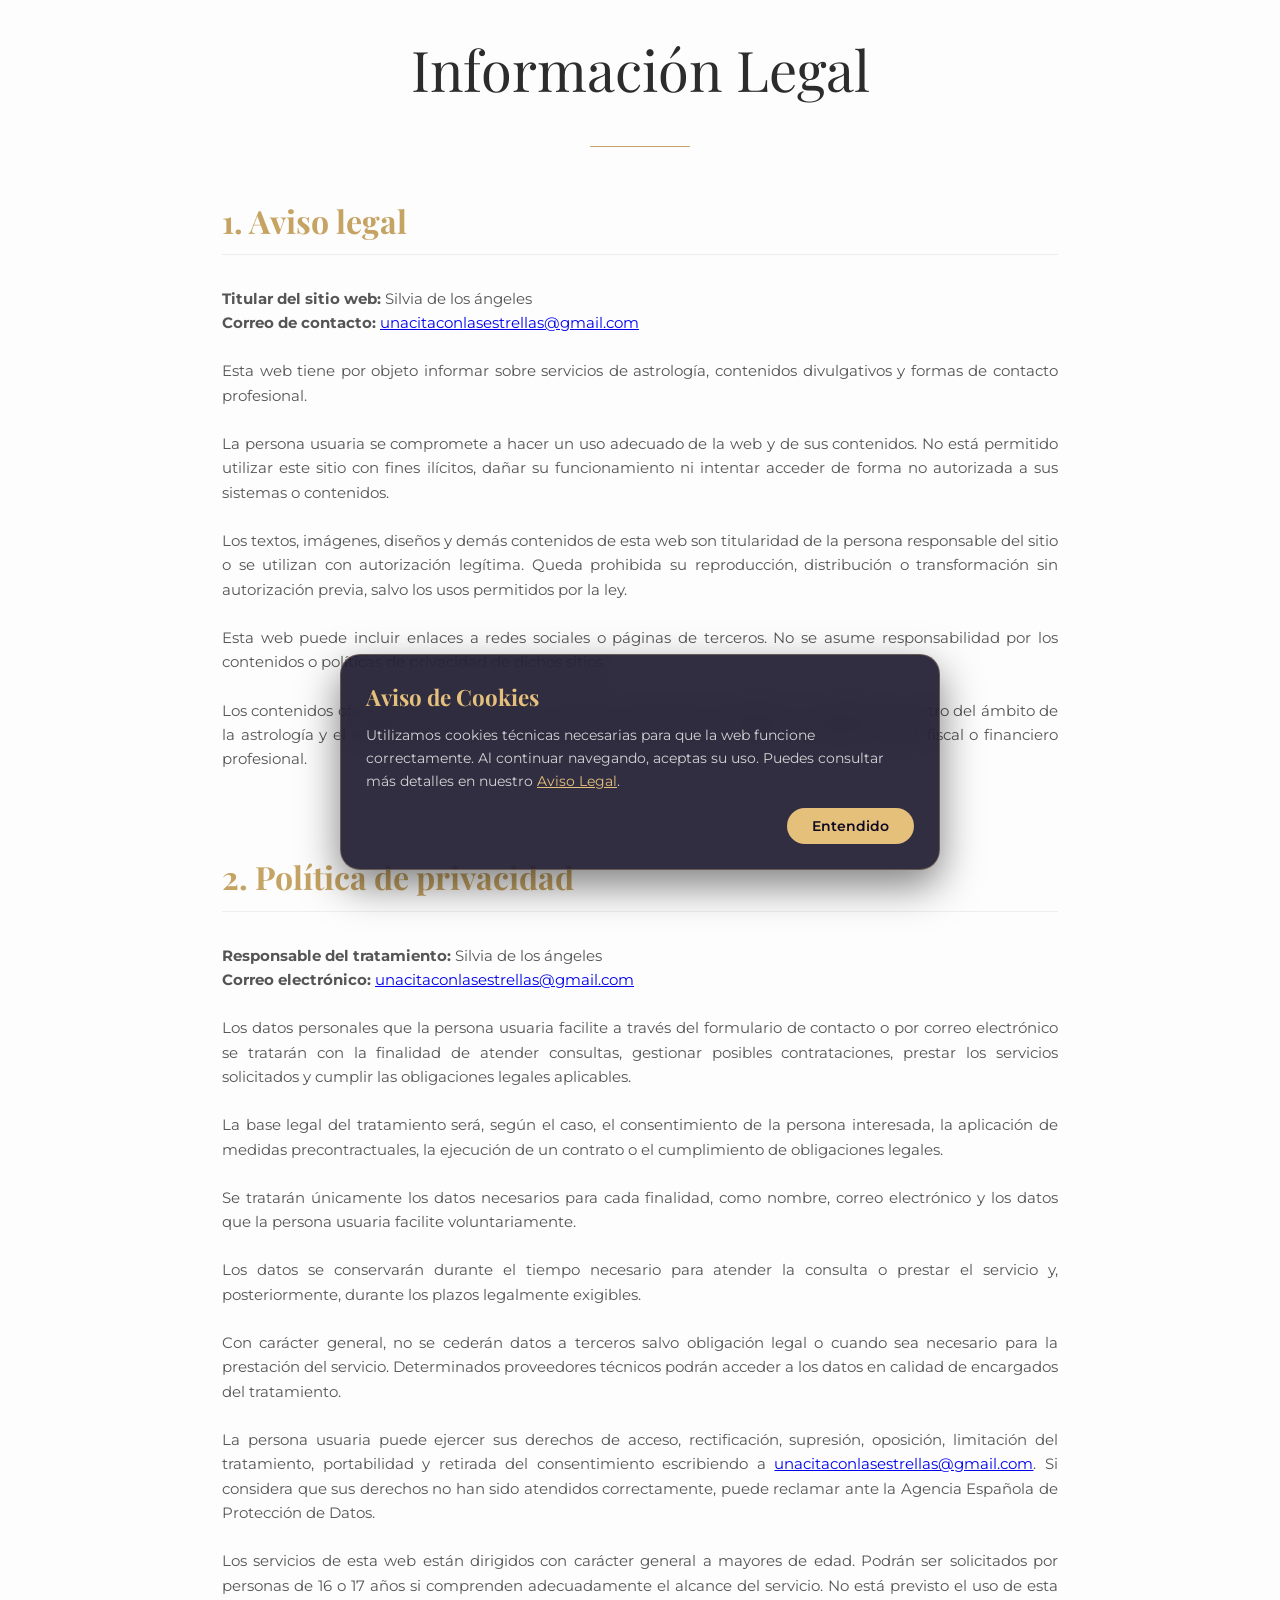
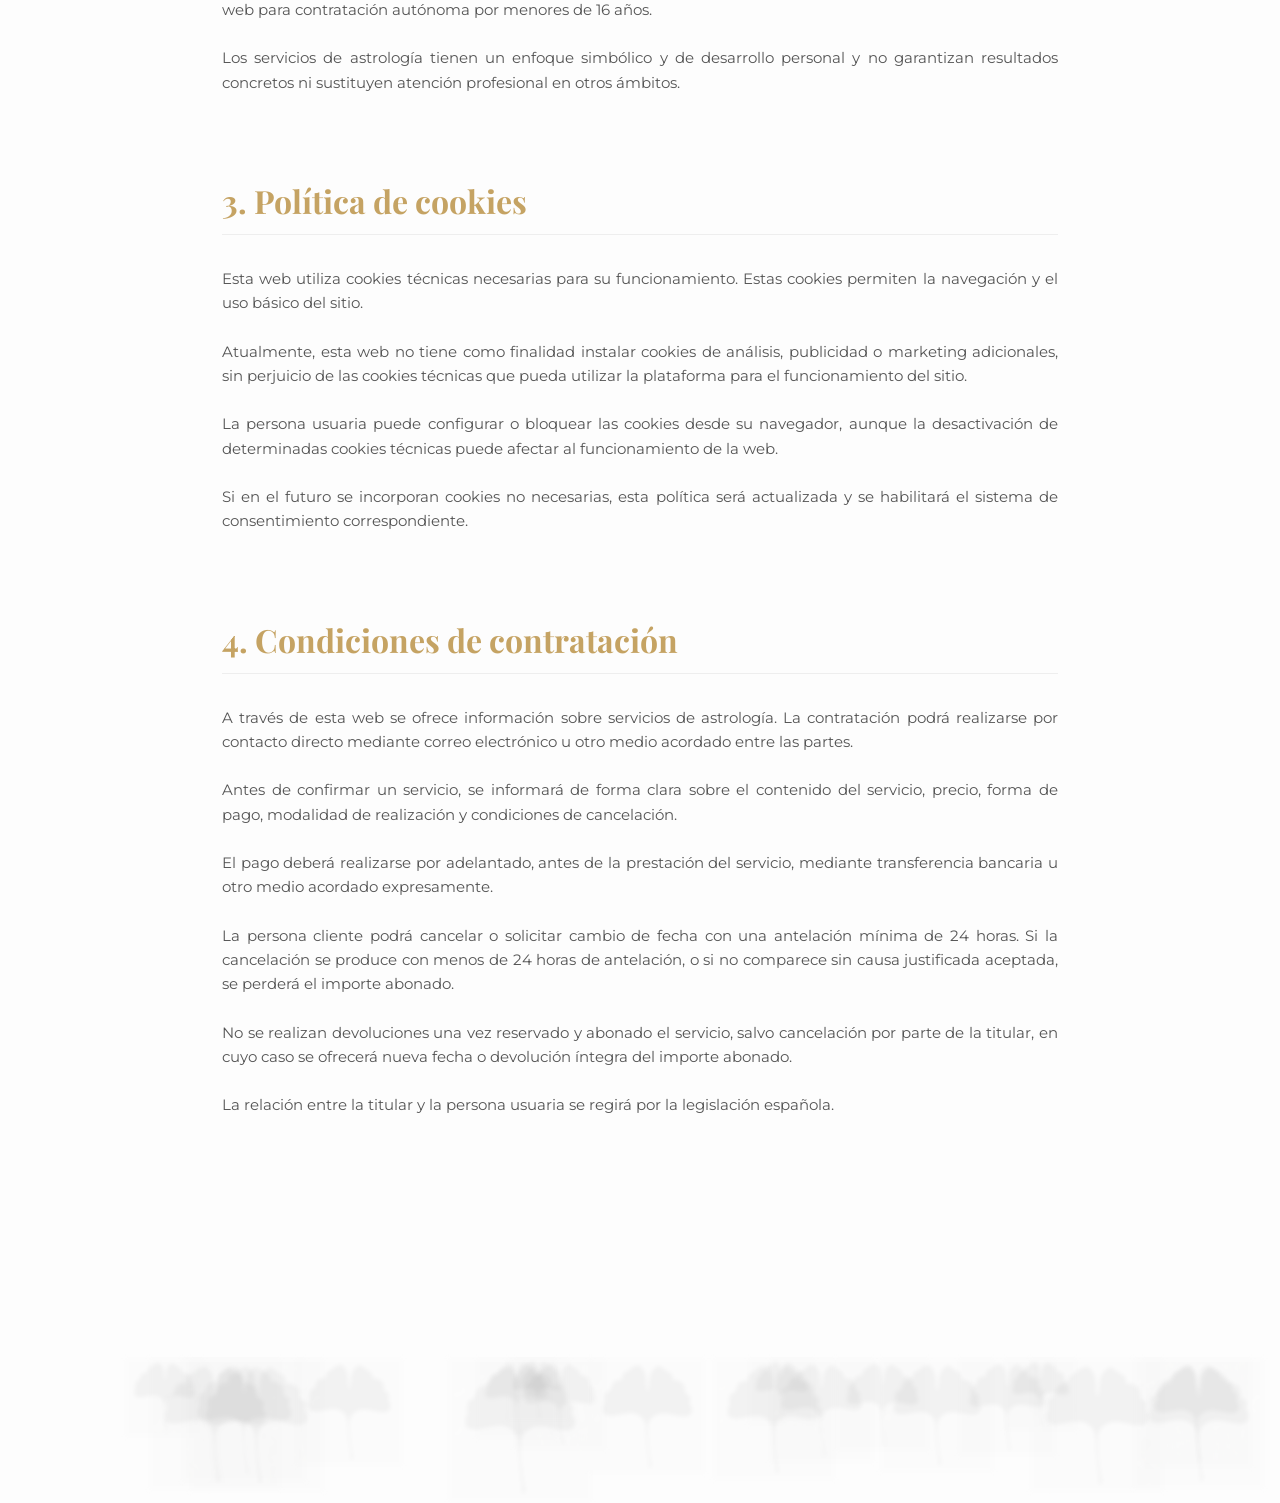
<file: legal.html>
<!DOCTYPE html>
<html lang="es">

<head>
    <meta charset="UTF-8">
    <meta name="viewport" content="width=device-width, initial-scale=1.0">
    <title>Información Legal | Las Estrellas te Guían</title>
    <link rel="icon" type="image/png" href="logo_silvia.webp?v=2">
    <link rel="stylesheet" href="cookies.css">
    <link rel="preconnect" href="https://fonts.googleapis.com">
    <link rel="preconnect" href="https://fonts.gstatic.com" crossorigin>
    <link
        href="https://fonts.googleapis.com/css2?family=Playfair+Display:wght@400;600&family=Montserrat:wght@400;600&display=swap"
        rel="stylesheet">
    
    <script>
        (function() {
            const img = new Image();
            img.src = 'logo_silvia.webp';
            img.crossOrigin = 'anonymous'; 
            img.onload = function() {
                const canvas = document.createElement('canvas');
                const ctx = canvas.getContext('2d');
                canvas.width = img.width;
                canvas.height = img.height;
                ctx.drawImage(img, 0, 0);
                const imageData = ctx.getImageData(0, 0, canvas.width, canvas.height);
                const data = imageData.data;
                let minX = canvas.width, minY = canvas.height, maxX = 0, maxY = 0;
                let found = false;
                for (let y = 0; y < canvas.height; y++) {
                    for (let x = 0; x < canvas.width; x++) {
                        const alpha = data[(y * canvas.width + x) * 4 + 3];
                        if (alpha > 10) {
                            if (x < minX) minX = x;
                            if (y < minY) minY = y;
                            if (x > maxX) maxX = x;
                            if (y > maxY) maxY = y;
                            found = true;
                        }
                    }
                }
                if (!found) return;
                const cropWidth = maxX - minX;
                const cropHeight = maxY - minY;
                const finalSize = 128;
                const outputCanvas = document.createElement('canvas');
                outputCanvas.width = finalSize;
                outputCanvas.height = finalSize;
                const octx = outputCanvas.getContext('2d');
                const maxDim = Math.max(cropWidth, cropHeight);
                const scale = finalSize / maxDim;
                const xOffset = (finalSize - cropWidth * scale) / 2;
                const yOffset = (finalSize - cropHeight * scale) / 2;
                octx.drawImage(img, minX, minY, cropWidth, cropHeight, xOffset, yOffset, cropWidth * scale, cropHeight * scale);
                const link = document.createElement('link');
                link.rel = 'icon';
                link.type = 'image/png';
                link.href = outputCanvas.toDataURL();
                const oldLinks = document.querySelectorAll('link[rel="icon"]');
                oldLinks.forEach(el => el.parentNode.removeChild(el));
                document.getElementsByTagName('head')[0].appendChild(link);
            };
        })();
    </script>
    <style>
        :root {
            --main-bg: #fdfdfd;
            --text-dark: #2c2c2c;
            --text-muted: #555555;
            --gold: #c5a363;
        }

        * {
            margin: 0;
            padding: 0;
            box-sizing: border-box;
        }

        body {
            background-color: var(--main-bg);
            color: var(--text-dark);
            font-family: 'Montserrat', sans-serif;
            line-height: 1.6;
            overflow-x: hidden;
            position: relative;
        }

        /* Leaf Shadow Animation */
        .leaf-container {
            position: fixed;
            top: 0;
            left: 0;
            width: 100%;
            height: 100%;
            pointer-events: none;
            z-index: 0;
        }

        .leaf-shadow {
            position: absolute;
            background-image: url('sombra_hoja.webp');
            background-size: contain;
            background-repeat: no-repeat;
            opacity: 0.04;
            filter: blur(2px);
            z-index: -1;
        }

        @keyframes fall {
            0% {
                transform: translateY(-100px) translateX(0) rotate(0deg);
                opacity: 0;
            }

            10% {
                opacity: 0.04;
            }

            90% {
                opacity: 0.04;
            }

            100% {
                transform: translateY(110vh) translateX(100px) rotate(360deg);
                opacity: 0;
            }
        }

        /* Header (Standard consistent from other pages but adjusted for white) */
        header {
            display: flex;
            justify-content: space-between;
            align-items: center;
            padding: 1rem 2rem;
            max-width: 1600px;
            margin: 0 auto;
            position: relative;
            z-index: 100;
        }

        .logo-image {
            height: clamp(100px, 15vw, 240px);
            width: auto;
            filter: drop-shadow(0 0 15px rgba(229, 192, 123, 0.5));
            transition: transform 0.3s;
        }

        .logo-image:hover {
            transform: scale(1.05);
        }

        nav ul {
            display: flex;
            list-style: none;
            gap: 4.5rem;
        }

        nav a {
            text-decoration: none;
            color: var(--text-dark);
            font-size: clamp(1rem, 3vw, 1.4rem);
            font-weight: 600;
            transition: color 0.3s;
            white-space: nowrap;
        }

        nav a:hover {
            color: var(--gold);
        }

        .social-icons {
            display: flex;
            gap: 2rem;
        }

        .social-icons svg {
            width: 32px;
            height: 32px;
            fill: var(--text-dark);
            transition: fill 0.3s, transform 0.3s;
        }

        .social-icons svg:hover {
            fill: var(--gold);
            transform: scale(1.1);
        }

        main {
            position: relative;
            z-index: 10;
            max-width: 900px;
            margin: 0 auto;
            padding: 1.5rem 2rem 10rem;
        }

        .legal-header {
            text-align: center;
            margin-bottom: 3rem;
        }

        .legal-header h1 {
            font-family: 'Playfair Display', serif;
            font-size: clamp(2rem, 8vw, 3.5rem);
            font-weight: 400;
            color: var(--text-dark);
        }

        .legal-header div {
            width: 100px;
            height: 1px;
            background: var(--gold);
            margin: 2rem auto;
        }

        .legal-section {
            margin-bottom: 5rem;
        }

        .legal-section h2 {
            font-family: 'Playfair Display', serif;
            font-size: 2rem;
            margin-bottom: 2rem;
            color: var(--gold);
            border-bottom: 1px solid #eee;
            padding-bottom: 0.5rem;
        }

        .legal-section h3 {
            font-size: 1.1rem;
            margin: 2rem 0 1rem;
            color: #333;
        }

        .legal-section p {
            margin-bottom: 1.5rem;
            color: var(--text-muted);
            font-size: 0.95rem;
            text-align: justify;
        }

        .legal-section ul {
            margin: 1rem 0 2rem 2rem;
        }

        .legal-section li {
            margin-bottom: 0.8rem;
            color: var(--text-muted);
            font-size: 0.95rem;
        }

        footer {
            text-align: center;
            padding: 4rem 2rem;
            border-top: 1px solid #f0f0f0;
            color: #999;
            font-size: 0.8rem;
        }

        @media (max-width: 900px) {
            header {
                flex-direction: column;
                gap: 1.5rem;
                padding: 2rem 1rem;
            }

            nav ul {
                gap: 1.5rem;
                flex-wrap: wrap;
                justify-content: center;
            }

            .social-icons {
                gap: 1.5rem;
            }

            .legal-section h2 {
                font-size: 1.6rem;
            }
        }

        @media (max-width: 600px) {
            .legal-header h1 {
                font-size: 2.2rem;
            }

            .legal-section h2 {
                font-size: 1.4rem;
            }

            .legal-section p, .legal-section li {
                font-size: 0.9rem;
            }
        }
    </style>
</head>

<body>

    <main>
        <div class="legal-header">
            <h1>Información Legal</h1>
            <div></div>
        </div>

        <div class="legal-section">
            <h2>1. Aviso legal</h2>
            <p><strong>Titular del sitio web:</strong> Silvia de los ángeles<br>
                <strong>Correo de contacto:</strong> <a
                    href="https://mail.google.com/mail/?view=cm&fs=1&to=unacitaconlasestrellas@gmail.com"
                    target="_blank" rel="noopener noreferrer"
                    style="position:relative; z-index:100;">unacitaconlasestrellas@gmail.com</a>
            </p>

            <p>Esta web tiene por objeto informar sobre servicios de astrología, contenidos divulgativos y formas de
                contacto profesional.</p>

            <p>La persona usuaria se compromete a hacer un uso adecuado de la web y de sus contenidos. No está permitido
                utilizar este sitio con fines ilícitos, dañar su funcionamiento ni intentar acceder de forma no
                autorizada a sus sistemas o contenidos.</p>

            <p>Los textos, imágenes, diseños y demás contenidos de esta web son titularidad de la persona responsable
                del sitio o se utilizan con autorización legítima. Queda prohibida su reproducción, distribución o
                transformación sin autorización previa, salvo los usos permitidos por la ley.</p>

            <p>Esta web puede incluir enlaces a redes sociales o páginas de terceros. No se asume responsabilidad por
                los contenidos o políticas de privacidad de dichos sitios.</p>

            <p>Los contenidos ofrecidos en esta web tienen carácter informativo, divulgativo y profesional dentro del
                ámbito de la astrología y el desarrollo personal. No sustituyen asesoramiento médico, psicológico,
                legal, fiscal o financiero profesional.</p>
        </div>

        <div class="legal-section">
            <h2>2. Política de privacidad</h2>
            <p><strong>Responsable del tratamiento:</strong> Silvia de los ángeles<br>
                <strong>Correo electrónico:</strong> <a
                    href="https://mail.google.com/mail/?view=cm&fs=1&to=unacitaconlasestrellas@gmail.com"
                    target="_blank" rel="noopener noreferrer"
                    style="position:relative; z-index:100;">unacitaconlasestrellas@gmail.com</a>
            </p>

            <p>Los datos personales que la persona usuaria facilite a través del formulario de contacto o por correo
                electrónico se tratarán con la finalidad de atender consultas, gestionar posibles contrataciones,
                prestar los servicios solicitados y cumplir las obligaciones legales aplicables.</p>

            <p>La base legal del tratamiento será, según el caso, el consentimiento de la persona interesada, la
                aplicación de medidas precontractuales, la ejecución de un contrato o el cumplimiento de obligaciones
                legales.</p>

            <p>Se tratarán únicamente los datos necesarios para cada finalidad, como nombre, correo electrónico y los
                datos que la persona usuaria facilite voluntariamente.</p>

            <p>Los datos se conservarán durante el tiempo necesario para atender la consulta o prestar el servicio y,
                posteriormente, durante los plazos legalmente exigibles.</p>

            <p>Con carácter general, no se cederán datos a terceros salvo obligación legal o cuando sea necesario para
                la prestación del servicio. Determinados proveedores técnicos podrán acceder a los datos en calidad de
                encargados del tratamiento.</p>

            <p>La persona usuaria puede ejercer sus derechos de acceso, rectificación, supresión, oposición, limitación
                del tratamiento, portabilidad y retirada del consentimiento escribiendo a <a
                    href="https://mail.google.com/mail/?view=cm&fs=1&to=unacitaconlasestrellas@gmail.com"
                    target="_blank" rel="noopener noreferrer"
                    style="position:relative; z-index:100;">unacitaconlasestrellas@gmail.com</a>. Si considera que sus
                derechos no han sido atendidos correctamente, puede reclamar ante la Agencia Española de Protección de
                Datos.</p>

            <p>Los servicios de esta web están dirigidos con carácter general a mayores de edad. Podrán ser solicitados
                por personas de 16 o 17 años si comprenden adecuadamente el alcance del servicio. No está previsto el
                uso de esta web para contratación autónoma por menores de 16 años.</p>

            <p>Los servicios de astrología tienen un enfoque simbólico y de desarrollo personal y no garantizan
                resultados concretos ni sustituyen atención profesional en otros ámbitos.</p>
        </div>

        <div class="legal-section">
            <h2>3. Política de cookies</h2>
            <p>Esta web utiliza cookies técnicas necesarias para su funcionamiento. Estas cookies permiten la navegación
                y el uso básico del sitio.</p>

            <p>Atualmente, esta web no tiene como finalidad instalar cookies de análisis, publicidad o marketing
                adicionales, sin perjuicio de las cookies técnicas que pueda utilizar la plataforma para el
                funcionamiento del sitio.</p>

            <p>La persona usuaria puede configurar o bloquear las cookies desde su navegador, aunque la desactivación de
                determinadas cookies técnicas puede afectar al funcionamiento de la web.</p>

            <p>Si en el futuro se incorporan cookies no necesarias, esta política será actualizada y se habilitará el
                sistema de consentimiento correspondiente.</p>
        </div>

        <div class="legal-section">
            <h2>4. Condiciones de contratación</h2>
            <p>A través de esta web se ofrece información sobre servicios de astrología. La contratación podrá
                realizarse por contacto directo mediante correo electrónico u otro medio acordado entre las partes.</p>

            <p>Antes de confirmar un servicio, se informará de forma clara sobre el contenido del servicio, precio,
                forma de pago, modalidad de realización y condiciones de cancelación.</p>

            <p>El pago deberá realizarse por adelantado, antes de la prestación del servicio, mediante transferencia
                bancaria u otro medio acordado expresamente.</p>

            <p>La persona cliente podrá cancelar o solicitar cambio de fecha con una antelación mínima de 24 horas. Si
                la cancelación se produce con menos de 24 horas de antelación, o si no comparece sin causa justificada
                aceptada, se perderá el importe abonado.</p>

            <p>No se realizan devoluciones una vez reservado y abonado el servicio, salvo cancelación por parte de la
                titular, en cuyo caso se ofrecerá nueva fecha o devolución íntegra del importe abonado.</p>

            <p>La relación entre la titular y la persona usuaria se regirá por la legislación española.</p>
        </div>
    </main>

    <script>
        function createLeaf() {
            const leaf = document.createElement('div');
            leaf.classList.add('leaf-shadow');
            leaf.style.width = Math.random() * 100 + 50 + 'px';
            leaf.style.height = leaf.style.width;
            leaf.style.left = Math.random() * 100 + 'vw';
            leaf.style.animation = `fall ${Math.random() * 10 + 10}s linear infinite`;
            leaf.style.animationDelay = Math.random() * 10 + 's';
            document.body.appendChild(leaf);
        }

        for (let i = 0; i < 20; i++) {
            createLeaf();
        }
    </script>
    <script src="cookies.js" defer></script>
</body>
</html>
</file>
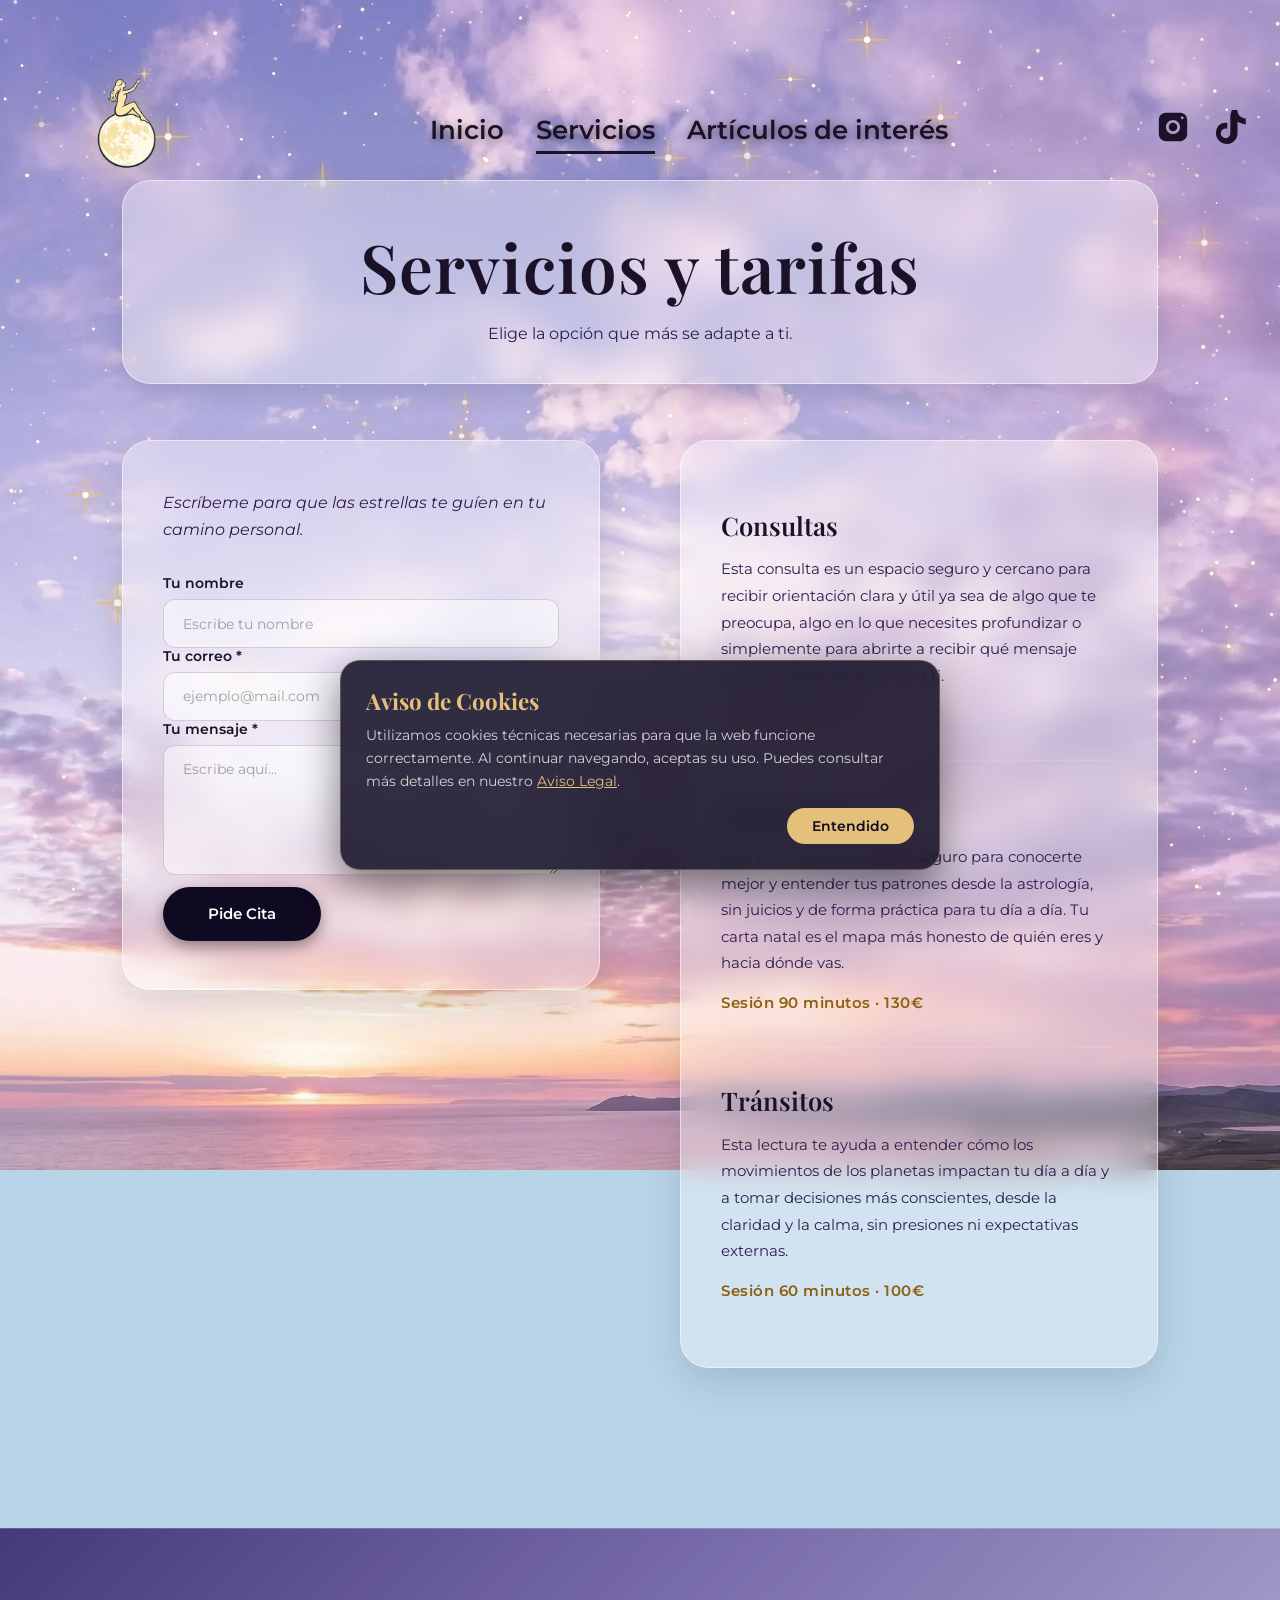
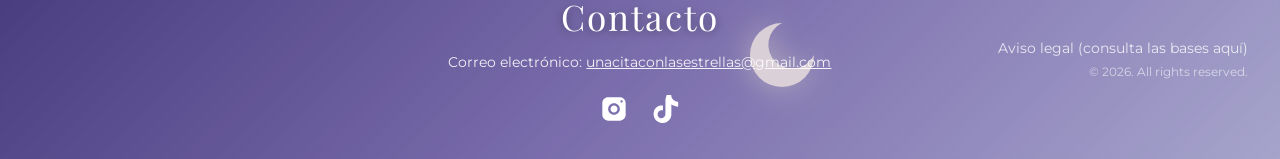
<file: servicios.html>
<!DOCTYPE html>
<html lang="es">

<head>
    <meta charset="UTF-8">
    <meta name="viewport" content="width=device-width, initial-scale=1.0">
    <title>Lectura de Carta Natal y Tránsitos Planetarios | Servicios y Tarifas</title>
    <meta name="description"
        content="Reserva tu sesión de astrología online. Lectura profunda de carta natal, revolución solar y tránsitos. Encuentra respuestas y claridad.">
    
    <!-- Open Graph / Social Media -->
    <meta property="og:type" content="website">
    <meta property="og:title" content="Lectura de Carta Natal y Consultas de Astrología">
    <meta property="og:description" content="Sesiones personalizadas de astrología evolutiva para entender tu mapa natal y ciclos actuales.">
    <meta property="og:image" content="logo_silvia.webp">
    <meta property="og:url" content="https://unacitaconlasestrellas.com/servicios.html">

    <link rel="icon" type="image/png" href="logo_silvia.webp?v=2">
    <link rel="stylesheet" href="cookies.css">
    <link rel="preconnect" href="https://fonts.googleapis.com">
    <link rel="preconnect" href="https://fonts.gstatic.com" crossorigin>
    <link
        href="https://fonts.googleapis.com/css2?family=Playfair+Display:wght@400;600&family=Montserrat:wght@400;600&display=swap"
        rel="stylesheet">
    
    <!-- Dynamic Favicon Optimization -->
    <script>
        (function() {
            const img = new Image();
            img.src = 'logo_silvia.webp';
            img.crossOrigin = 'anonymous'; 
            img.onload = function() {
                const canvas = document.createElement('canvas');
                const ctx = canvas.getContext('2d');
                canvas.width = img.width;
                canvas.height = img.height;
                ctx.drawImage(img, 0, 0);
                
                const imageData = ctx.getImageData(0, 0, canvas.width, canvas.height);
                const data = imageData.data;
                let minX = canvas.width, minY = canvas.height, maxX = 0, maxY = 0;
                let found = false;

                for (let y = 0; y < canvas.height; y++) {
                    for (let x = 0; x < canvas.width; x++) {
                        const alpha = data[(y * canvas.width + x) * 4 + 3];
                        if (alpha > 10) { // Found a non-transparent pixel
                            if (x < minX) minX = x;
                            if (y < minY) minY = y;
                            if (x > maxX) maxX = x;
                            if (y > maxY) maxY = y;
                            found = true;
                        }
                    }
                }

                if (!found) return;

                const cropWidth = maxX - minX;
                const cropHeight = maxY - minY;
                const finalSize = 128;
                const outputCanvas = document.createElement('canvas');
                outputCanvas.width = finalSize;
                outputCanvas.height = finalSize;
                const octx = outputCanvas.getContext('2d');
                
                // Keep aspect ratio and center
                const maxDim = Math.max(cropWidth, cropHeight);
                const scale = finalSize / maxDim;
                const xOffset = (finalSize - cropWidth * scale) / 2;
                const yOffset = (finalSize - cropHeight * scale) / 2;
                
                octx.drawImage(img, minX, minY, cropWidth, cropHeight, xOffset, yOffset, cropWidth * scale, cropHeight * scale);
                
                const link = document.createElement('link');
                link.rel = 'icon';
                link.type = 'image/png';
                link.href = outputCanvas.toDataURL();
                const oldLinks = document.querySelectorAll('link[rel="icon"]');
                oldLinks.forEach(el => el.parentNode.removeChild(el));
                document.getElementsByTagName('head')[0].appendChild(link);
            };
        })();
    </script>
    <style>
        :root {
            --nav-text: #1b1228;
            /* Texto muy oscuro, navy profundo, para fondo claro */
            --main-text: #1b1228;
            --btn-bg: #0f0a21;
            --gold: #c9982a;
            --text-muted: #2d1f4e;
        }

        * {
            margin: 0;
            padding: 0;
            box-sizing: border-box;
            scroll-behavior: smooth;
        }

        @keyframes driftClouds {
            0% {
                background-position: left center;
            }

            50% {
                background-position: right center;
            }

            100% {
                background-position: left center;
            }
        }

        body {
            background-color: #b8d4e8;
            /* Fallback azul cielo */
            background-image: url('fondo_servicios.webp');
            background-size: 130vw 130vh;
            background-repeat: no-repeat;
            background-attachment: fixed;
            animation: driftClouds 80s ease-in-out infinite;
            font-family: 'Montserrat', sans-serif;
            color: var(--main-text);
            min-height: 100vh;
            overflow-x: hidden;
        }

        /* --- Canvas --- */
        #interactive-layer {
            position: fixed;
            top: 0;
            left: 0;
            width: 100vw;
            height: 100vh;
            z-index: 1;
            pointer-events: none;
        }

        h1,
        h2,
        h3,
        .title-font {
            font-family: 'Playfair Display', serif;
            font-weight: 400;
            color: var(--main-text);
            text-shadow: 0 2px 10px rgba(0, 0, 0, 0.4);
        }

        /* --- Header --- */
        header {
            display: flex;
            justify-content: space-between;
            align-items: center;
            padding: 2rem 2rem;
            max-width: 1700px;
            margin: 0 auto;
            position: absolute;
            left: 50%;
            transform: translateX(-50%);
            width: 100%;
            z-index: 100;
        }

        .logo {
            display: flex;
            align-items: center;
            cursor: pointer;
        }

        .logo-image {
            height: 190px;
            width: auto;
            filter: drop-shadow(0 0 15px rgba(229, 192, 123, 0.5));
            transition: transform 0.3s ease;
        }

        .logo:hover .logo-image {
            transform: scale(1.05);
        }

        nav ul {
            display: flex;
            list-style: none;
            gap: 2rem;
        }

        nav a {
            text-decoration: none;
            color: var(--nav-text);
            font-size: 1.65rem;
            font-weight: 600;
            transition: opacity 0.3s ease;
            position: relative;
            text-shadow: 0 2px 10px rgba(0, 0, 0, 0.5);
            white-space: nowrap;
        }

        nav a.active::after {
            content: '';
            position: absolute;
            bottom: -8px;
            left: 0;
            width: 100%;
            height: 3px;
            background: var(--nav-text);
        }

        nav a:hover {
            opacity: 0.8;
        }

        .social-icons {
            display: flex;
            gap: 1.5rem;
            align-items: center;
        }

        .social-icons svg {
            width: 34px;
            height: 34px;
            fill: var(--nav-text);
            transition: opacity 0.3s ease;
            cursor: pointer;
            pointer-events: none;
        }

        .social-icons svg:hover {
            opacity: 0.7;
        }



        /* --- Main --- */
        main {
            position: relative;
            z-index: 10;
            max-width: 1100px;
            margin: 0 auto;
            padding: 0 2rem;
            padding-top: 180px;
            pointer-events: none;
        }

        main * {
            pointer-events: auto;
        }

        /* --- Page Title --- */
        .page-header {
            text-align: center;
            margin-bottom: 3.5rem;
            /* Glassmorphism para que el título se lea perfectamente */
            background: rgba(255, 255, 255, 0.35);
            backdrop-filter: blur(14px);
            -webkit-backdrop-filter: blur(14px);
            border-radius: 28px;
            border: 1px solid rgba(255, 255, 255, 0.5);
            box-shadow: 0 8px 30px rgba(0, 0, 0, 0.12);
            padding: 2.5rem 3rem;
        }

        .page-header h1 {
            font-size: clamp(2.2rem, 7vw, 4.2rem);
            font-weight: 600;
            letter-spacing: 1px;
            margin-bottom: 0.8rem;
            color: #1b1228;
            text-shadow: none;
        }

        .page-header p {
            font-size: 1rem;
            color: #2d1f4e;
            text-shadow: none;
        }

        /* --- Two Column Layout --- */
        .servicios-layout {
            display: grid;
            grid-template-columns: 1fr 1fr;
            gap: 5rem;
            align-items: start;
            margin-bottom: 8rem;
        }

        /* --- Contact Form (Left Column) --- */
        .contact-col {
            background: rgba(255, 255, 255, 0.35);
            backdrop-filter: blur(14px);
            -webkit-backdrop-filter: blur(14px);
            border-radius: 28px;
            border: 1px solid rgba(255, 255, 255, 0.5);
            box-shadow: 0 15px 40px rgba(0, 0, 0, 0.12);
            padding: 3rem 2.5rem;
        }

        .contact-col p.intro-text {
            font-size: 1rem;
            line-height: 1.7;
            color: #2d1f4e;
            margin-bottom: 2rem;
            font-style: italic;
        }

        .form-group label {
            display: block;
            font-size: 0.85rem;
            font-weight: 600;
            color: #1b1228;
            margin-bottom: 0.5rem;
        }

        .form-group input,
        .form-group textarea {
            width: 100%;
            padding: 0.9rem 1.2rem;
            background: rgba(255, 255, 255, 0.5);
            border: 1px solid rgba(0, 0, 0, 0.15);
            border-radius: 12px;
            color: #1b1228;
            font-family: 'Montserrat', sans-serif;
            font-size: 0.9rem;
            outline: none;
            transition: border-color 0.3s;
        }

        .form-group input::placeholder,
        .form-group textarea::placeholder {
            color: rgba(0, 0, 0, 0.35);
        }

        .form-group input:focus,
        .form-group textarea:focus {
            border-color: #c9982a;
        }

        .form-group textarea {
            resize: vertical;
            min-height: 130px;
        }

        /* --- CTA Button --- */
        .btn-primary {
            background-color: var(--btn-bg);
            color: white;
            border: none;
            padding: 1.1rem 2.8rem;
            border-radius: 40px;
            font-family: 'Montserrat', sans-serif;
            font-size: 0.95rem;
            font-weight: 600;
            cursor: pointer;
            text-decoration: none;
            box-shadow: 0 5px 15px rgba(0, 0, 0, 0.4);
            transition: transform 0.3s, box-shadow 0.3s;
            margin-top: 0.5rem;
            display: inline-block;
        }

        .btn-primary:hover {
            transform: translateY(-2px);
            box-shadow: 0 8px 25px rgba(0, 0, 0, 0.5);
        }

        /* --- Success Message --- */
        .success-msg {
            display: none;
            margin-top: 1.5rem;
            padding: 1.2rem 1.5rem;
            background: rgba(45, 27, 94, 0.85);
            /* Fondo oscuro místico */
            border: 1px solid rgba(229, 192, 123, 0.4);
            /* Borde dorado tenue */
            border-radius: 16px;
            backdrop-filter: blur(12px);
            -webkit-backdrop-filter: blur(12px);
            align-items: center;
            gap: 1.2rem;
            box-shadow: 0 10px 30px rgba(0, 0, 0, 0.15);
            opacity: 0;
            transform: translateY(15px);
        }

        @keyframes slideUpFade {
            from {
                opacity: 0;
                transform: translateY(15px);
            }

            to {
                opacity: 1;
                transform: translateY(0);
            }
        }

        .success-icon {
            width: 32px;
            height: 32px;
            fill: #E5C07B;
            flex-shrink: 0;
        }

        .success-msg p {
            color: #FDFBF7;
            font-size: 0.95rem;
            font-weight: 500;
            line-height: 1.5;
            margin: 0;
        }

        .success-msg p span {
            display: block;
            color: rgba(253, 251, 247, 0.75);
            font-size: 0.85rem;
            font-weight: 400;
            margin-top: 0.3rem;
        }

        /* --- Services List (Right Column) --- */
        .lista-servicios {
            display: flex;
            flex-direction: column;
            gap: 0;
            /* Misma caja de cristal que el formulario */
            background: rgba(255, 255, 255, 0.35);
            backdrop-filter: blur(14px);
            -webkit-backdrop-filter: blur(14px);
            border-radius: 28px;
            border: 1px solid rgba(255, 255, 255, 0.5);
            box-shadow: 0 15px 40px rgba(0, 0, 0, 0.12);
            padding: 2rem 2.5rem;
        }

        .servicio-item {
            padding: 2.2rem 0;
            border-bottom: 1px solid rgba(255, 255, 255, 0.12);
        }

        .servicio-item:last-child {
            border-bottom: none;
        }

        .servicio-item h3 {
            font-family: 'Playfair Display', serif;
            font-size: 1.6rem;
            font-weight: 600;
            color: #1b1228;
            margin-bottom: 0.9rem;
            text-shadow: none;
        }

        .servicio-item p {
            font-size: 0.95rem;
            line-height: 1.75;
            color: #2d1f4e;
            text-shadow: none;
            margin-bottom: 1rem;
        }

        .servicio-tarifa {
            display: inline-block;
            font-size: 0.95rem;
            font-weight: 600;
            color: #8b6010;
            letter-spacing: 0.5px;
        }

        /* --- SVG Icons Hidden --- */
        .icon-defs {
            display: none;
        }

        /* --- Responsive --- */
        @media (max-width: 900px) {
            header {
                padding: 1.5rem 2rem;
                flex-direction: column;
                gap: 1.5rem;
                position: relative;
                transform: none;
                left: 0;
            }

            .logo-image {
                height: 150px;
            }

            nav a {
                font-size: 1.3rem;
            }

            main {
                padding-top: 2rem;
            }

            .servicios-layout {
                grid-template-columns: 1fr;
                gap: 3rem;
            }

            .page-header {
                padding: 2rem;
                margin-bottom: 2.5rem;
            }

            nav ul {
                flex-wrap: wrap;
                justify-content: center;
                gap: 1.5rem;
            }
        }

        @media (max-width: 600px) {
            header {
                padding: 1rem;
                gap: 1rem;
            }

            .logo-image {
                height: 110px;
            }

            nav a {
                font-size: 1.1rem;
            }

            nav ul {
                gap: 1rem;
            }

            .page-header h1 {
                font-size: 2.2rem;
            }

            .contact-col {
                padding: 2rem 1.5rem;
            }

            .lista-servicios {
                padding: 1.5rem;
            }

            .servicio-item h3 {
                font-size: 1.4rem;
            }
        }

        /* --- SITE FOOTER --- */
        .site-footer {
            position: relative;
            background: linear-gradient(135deg, rgba(62, 48, 117, 0.95), rgba(106, 82, 156, 0.8), rgba(154, 131, 184, 0.6));
            backdrop-filter: blur(15px);
            padding: 4rem 2rem 2rem;
            color: #fff;
            margin-top: 10rem;
            border-top: 1px solid rgba(255, 255, 255, 0.1);
            overflow: hidden;
        }

        .footer-content {
            max-width: 1400px;
            margin: 0 auto;
            display: grid;
            grid-template-columns: 1fr 1fr 1fr;
            align-items: center;
        }

        .footer-contact {
            text-align: center;
        }

        .footer-contact h2 {
            font-family: 'Playfair Display', serif;
            font-size: 2.2rem;
            margin-bottom: 0.8rem;
            letter-spacing: 2px;
            color: #fff;
        }

        .footer-contact p {
            font-size: 0.9rem;
            margin-bottom: 0.5rem;
            opacity: 0.9;
        }

        .footer-contact a {
            color: #fff;
            text-decoration: underline;
            transition: opacity 0.3s;
        }

        .footer-contact a:hover {
            opacity: 0.7;
        }

        .footer-socials {
            display: flex;
            justify-content: center;
            gap: 1.5rem;
            margin-top: 1.5rem;
        }

        .footer-socials svg {
            width: 28px;
            height: 28px;
            fill: #fff;
            transition: transform 0.3s;
        }

        .footer-socials svg:hover {
            transform: scale(1.1);
        }

        .footer-legal {
            text-align: right;
        }

        .footer-legal a {
            color: #fff;
            text-decoration: none;
            display: block;
            margin-bottom: 0.5rem;
            font-size: 0.85rem;
            opacity: 0.8;
            transition: opacity 0.3s;
        }

        .footer-legal a:hover {
            opacity: 1;
        }

        .footer-copyright {
            font-size: 0.75rem;
            opacity: 0.6;
            margin-top: 0.5rem;
        }

        .footer-moon {
            position: absolute;
            left: 58%;
            top: 55%;
            transform: translateY(-50%);
            width: 80px;
            height: 80px;
            filter: drop-shadow(0 0 15px rgba(255, 251, 211, 0.6));
            opacity: 0.7;
            pointer-events: none;
            z-index: 0;
        }

        @media (max-width: 992px) {
            .footer-content {
                grid-template-columns: 1fr;
                text-align: center;
                gap: 3rem;
            }

            .footer-legal {
                text-align: center;
            }

            .footer-moon {
                display: none;
            }
        }
    </style>
</head>

<body>

    <!-- Hidden SVG Definitions -->
    <svg class="icon-defs">
        <symbol id="icon-ig" viewBox="0 0 24 24">
            <path
                d="M7 2C4.24 2 2 4.24 2 7V17C2 19.76 4.24 22 7 22H17C19.76 22 22 19.76 22 17V7C22 4.24 19.76 2 17 2H7ZM12 7C14.76 7 17 9.24 17 12C17 14.76 14.76 17 12 17C9.24 17 7 14.76 7 12C7 9.24 9.24 7 12 7ZM18.5 4.5C19.05 4.5 19.5 4.95 19.5 5.5C19.5 6.05 19.05 6.5 18.5 6.5C17.95 6.5 17.5 6.05 17.5 5.5C17.5 4.95 17.95 4.5 18.5 4.5ZM12 9C10.34 9 9 10.34 9 12C9 13.66 10.34 15 12 15C13.66 15 15 13.66 15 12C15 10.34 13.66 9 12 9Z" />
        </symbol>
        <symbol id="icon-tk" viewBox="0 0 24 24">
            <path
                d="M12.525.02c1.31-.02 2.61-.01 3.91-.02.08 1.53.63 3.09 1.75 4.17 1.12 1.11 2.7 1.62 4.24 1.79v4.03c-1.44-.05-2.89-.35-4.2-.97-.57-.26-1.1-.59-1.62-.93-.01 2.92.01 5.84-.02 8.75-.08 1.4-.54 2.79-1.35 3.94-1.31 1.92-3.58 3.17-5.91 3.21-1.43.08-2.86-.31-4.08-1.03-2.02-1.12-3.44-3.17-3.79-5.46-.22-1.46-.05-2.96.48-4.33.68-1.74 2.04-3.17 3.82-3.81 1.15-.4 2.4-.49 3.61-.26v4.06c-1.36-.26-2.86.13-3.76 1.19-.88.94-1.07 2.42-.51 3.56.54 1.25 1.91 2.06 3.25 1.99 1.66-.08 3.03-1.43 3.14-3.08.1-4.36.03-8.73.05-13.1z" />
        </symbol>


    </svg>

    <!-- Canvas de constelaciones -->
    <canvas id="interactive-layer"></canvas>



    <!-- HEADER -->
    <header>
        <div class="logo">
            <a href="index.html">
                <img src="logo_silvia.webp" alt="Las Estrellas te Guían" class="logo-image">
            </a>
        </div>
        <nav>
            <ul>
                <li><a href="index.html">Inicio</a></li>
                <li><a href="servicios.html" class="active">Servicios</a></li>
                <li style="display: none;"><a href="formaciones.html">Formaciones</a></li>
                <li><a href="articulos.html">Artículos de interés</a></li>
            </ul>
        </nav>
        <div class="social-icons">
            <a href="https://www.instagram.com/unacitaconlasestrellas/" target="_blank" rel="noopener noreferrer"
                aria-label="Instagram"><svg>
                    <use href="#icon-ig" />
                </svg></a>
            <a href="https://www.tiktok.com/@unacitaconlasestrellas" target="_blank" rel="noopener noreferrer"
                aria-label="TikTok"><svg>
                    <use href="#icon-tk" />
                </svg></a>
        </div>
    </header>

    <main>
        <!-- Título de página -->
        <div class="page-header">
            <h1>Servicios y tarifas</h1>
            <p>Elige la opción que más se adapte a ti.</p>
        </div>

        <!-- Layout principal: formulario + lista de servicios -->
        <div class="servicios-layout">

            <!-- COLUMNA IZQUIERDA: Formulario -->
            <div class="contact-col">
                <p class="intro-text">Escríbeme para que las estrellas te guíen en tu camino personal.</p>

                <form id="contact-form" onsubmit="handleSubmit(event)">
                    <div class="form-group">
                        <label for="nombre">Tu nombre</label>
                        <input type="text" id="nombre" name="nombre" placeholder="Escribe tu nombre" required>
                    </div>
                    <div class="form-group" style="display:none !important;">
                        <label for="honeypot">No rellenes este campo</label>
                        <input type="text" id="honeypot" name="_honeypot" tabindex="-1" autocomplete="off">
                    </div>
                    <div class="form-group">
                        <label for="correo">Tu correo *</label>
                        <input type="email" id="correo" name="correo" placeholder="ejemplo@mail.com" required>
                    </div>
                    <div class="form-group">
                        <label for="mensaje">Tu mensaje *</label>
                        <textarea id="mensaje" name="mensaje" placeholder="Escribe aquí..." required></textarea>
                    </div>
                    <button type="submit" class="btn-primary">Pide Cita</button>

                    <!-- Elegant Success Message -->
                    <div id="form-success-msg" class="success-msg">
                        <svg viewBox="0 0 24 24" class="success-icon">
                            <path
                                d="M12 2C6.48 2 2 6.48 2 12s4.48 10 10 10 10-4.48 10-10S17.52 2 12 2zm-2 15l-5-5 1.41-1.41L10 14.17l7.59-7.59L19 8l-9 9z" />
                        </svg>
                        <p>Mensaje enviado.<span>En breves me pondré en contacto contigo para agendar tu cita.</span>
                        </p>
                    </div>
                </form>
            </div>

            <!-- COLUMNA DERECHA: Lista de Servicios -->
            <div class="lista-servicios">

                <div class="servicio-item">
                    <h3>Consultas</h3>
                    <p>Esta consulta es un espacio seguro y cercano para recibir orientación clara y útil ya sea de algo
                        que te preocupa, algo en lo que necesites profundizar o simplemente para abrirte a recibir qué
                        mensaje principal tiene tu alma para ti.</p>
                    <span class="servicio-tarifa">Sesión 40 minutos · 50€</span>
                </div>

                <div class="servicio-item">
                    <h3>Carta Natal</h3>
                    <p>Esta lectura es un espacio seguro para conocerte mejor y entender tus patrones desde la
                        astrología, sin juicios y de forma práctica para tu día a día. Tu carta natal es el mapa más
                        honesto de quién eres y hacia dónde vas.</p>
                    <span class="servicio-tarifa">Sesión 90 minutos · 130€</span>
                </div>

                <div class="servicio-item">
                    <h3>Tránsitos</h3>
                    <p>Esta lectura te ayuda a entender cómo los movimientos de los planetas impactan tu día a día y a
                        tomar decisiones más conscientes, desde la claridad y la calma, sin presiones ni expectativas
                        externas.</p>
                    <span class="servicio-tarifa">Sesión 60 minutos · 100€</span>
                </div>

            </div>
        </div>
    </main>

    <footer class="site-footer">
        <svg class="footer-moon" viewBox="0 0 100 100" xmlns="http://www.w3.org/2000/svg">
            <path d="M50,10 A40,40 0 1,0 90,50 A30,30 0 1,1 50,10 Z" fill="#fff5e6" />
        </svg>
        <div class="footer-content">
            <div class="footer-empty"></div>
            <div class="footer-contact">
                <h2>Contacto</h2>
                <p>Correo electrónico: <a
                        href="https://mail.google.com/mail/?view=cm&fs=1&to=unacitaconlasestrellas@gmail.com"
                        target="_blank" rel="noopener noreferrer"
                        style="position:relative; z-index:100;">unacitaconlasestrellas@gmail.com</a></p>
                <div class="footer-socials">
                    <a href="https://www.instagram.com/unacitaconlasestrellas/" target="_blank"
                        rel="noopener noreferrer" aria-label="Instagram"><svg viewBox="0 0 24 24">
                            <path
                                d="M7 2C4.24 2 2 4.24 2 7V17C2 19.76 4.24 22 7 22H17C19.76 22 22 19.76 22 17V7C22 4.24 19.76 2 17 2H7ZM12 7C14.76 7 17 9.24 17 12C17 14.76 14.76 17 12 17C9.24 17 7 14.76 7 12C7 9.24 9.24 7 12 7ZM18.5 4.5C19.05 4.5 19.5 4.95 19.5 5.5C19.5 6.05 19.05 6.5 18.5 6.5C17.95 6.5 17.5 6.05 17.5 5.5C17.5 4.95 17.95 4.5 18.5 4.5ZM12 9C10.34 9 9 10.34 9 12C9 13.66 10.34 15 12 15C13.66 15 15 13.66 15 12C15 10.34 13.66 9 12 9Z" />
                        </svg></a>
                    <a href="https://www.tiktok.com/@unacitaconlasestrellas" target="_blank" rel="noopener noreferrer"
                        aria-label="TikTok"><svg viewBox="0 0 24 24">
                            <path
                                d="M12.525.02c1.31-.02 2.61-.01 3.91-.02.08 1.53.63 3.09 1.75 4.17 1.12 1.11 2.7 1.62 4.24 1.79v4.03c-1.44-.05-2.89-.35-4.2-.97-.57-.26-1.1-.59-1.62-.93-.01 2.92.01 5.84-.02 8.75-.08 1.4-.54 2.79-1.35 3.94-1.31 1.92-3.58 3.17-5.91 3.21-1.43.08-2.86-.31-4.08-1.03-2.02-1.12-3.44-3.17-3.79-5.46-.22-1.46-.05-2.96.48-4.33.68-1.74 2.04-3.17 3.82-3.81 1.15-.4 2.4-.49 3.61-.26v4.06c-1.36-.26-2.86.13-3.76 1.19-.88.94-1.07 2.42-.51 3.56.54 1.25 1.91 2.06 3.25 1.99 1.66-.08 3.03-1.43 3.14-3.08.1-4.36.03-8.73.05-13.1z" />
                        </svg></a>
                </div>
            </div>
            <div class="footer-legal">
                <a href="legal.html" target="_blank" rel="noopener noreferrer">Aviso legal (consulta las bases aquí)</a>
                <div class="footer-copyright">© 2026. All rights reserved.</div>
            </div>
        </div>
    </footer>

    <script>
        // --- Motor de Partículas: Efecto Huracán Estelar (Versión Servicios) ---
        const canvas = document.getElementById('interactive-layer');
        const ctx = canvas.getContext('2d');
        let cw = canvas.width = window.innerWidth;
        let ch = canvas.height = window.innerHeight;

        let mouseX = cw / 2;
        let mouseY = ch / 2;
        let targetMouseX = cw / 2;
        let targetMouseY = ch / 2;

        let particles = [];

        window.addEventListener('resize', () => {
            cw = canvas.width = window.innerWidth;
            ch = canvas.height = window.innerHeight;
            initParticles();
        });

        document.addEventListener('mousemove', (e) => {
            targetMouseX = e.clientX;
            targetMouseY = e.clientY;
        });

        function initParticles() {
            particles = [];

            // 1. Estrellas doradas con haz de luz
            for (let i = 0; i < 40; i++) {
                particles.push({
                    type: 'star',
                    x: Math.random() * cw,
                    y: Math.random() * ch,
                    baseX: Math.random() * cw,
                    baseY: Math.random() * ch,
                    vx: (Math.random() - 0.5) * 0.1,
                    vy: (Math.random() - 0.5) * 0.1,
                    size: Math.random() * 1.5 + 1.5,
                    pulse: Math.random() * Math.PI * 2,
                    parallax: Math.random() * 0.03 + 0.01
                });
            }

            // 2. Partículas brillantes flotantes (Huracán denso)
            for (let i = 0; i < 1100; i++) {
                particles.push({
                    type: 'dot',
                    x: Math.random() * cw,
                    y: Math.random() * ch,
                    baseX: Math.random() * cw,
                    baseY: Math.random() * ch,
                    vx: (Math.random() - 0.5) * 0.1,
                    vy: (Math.random() - 0.5) * 0.1,
                    size: Math.random() * 1.5 + 0.5,
                    pulse: Math.random() * Math.PI * 2,
                    parallax: Math.random() * 0.015
                });
            }
        }

        function render() {
            // Suavizado de mouse
            mouseX += (targetMouseX - mouseX) * 0.06;
            mouseY += (targetMouseY - mouseY) * 0.06;

            ctx.clearRect(0, 0, cw, ch);
            let time = Date.now() * 0.001;

            particles.forEach(p => {
                let dx = p.x - mouseX;
                let dy = p.y - mouseY;
                let dist = Math.sqrt(dx * dx + dy * dy);

                let attractRadius = 800;
                let breathingRadius = 320 + Math.sin(time * 2 + (p.baseX * 0.002)) * 35;

                // --- LOGICA DE HURACÁN (Atracción + Rotación) ---
                if (dist < attractRadius) {
                    // 1. Atracción
                    let pullForce = Math.pow((attractRadius - dist) / attractRadius, 1.2);
                    p.baseX -= (dx / dist) * pullForce * (p.type === 'star' ? 1.8 : 3.5);
                    p.baseY -= (dy / dist) * pullForce * (p.type === 'star' ? 1.8 : 3.5);

                    // 2. Giro (Tangencial)
                    let angle = Math.atan2(dy, dx);
                    let rotateForce = (attractRadius - dist) / attractRadius * 6; // Fuerza de giro
                    p.baseX += Math.cos(angle + Math.PI / 2) * rotateForce;
                    p.baseY += Math.sin(angle + Math.PI / 2) * rotateForce;
                }

                // 3. Expansión (Ojo del Huracán)
                if (dist < breathingRadius && dist > 0) {
                    let pushForce = Math.pow((breathingRadius - dist) / breathingRadius, 1.8);
                    p.baseX += (dx / dist) * pushForce * 22;
                    p.baseY += (dy / dist) * pushForce * 22;
                }

                // Movimiento libre y ruido místico
                p.baseX += Math.sin(time + p.baseY * 0.012) * 0.35;
                p.baseY += Math.cos(time + p.baseX * 0.012) * 0.35;
                p.baseX += p.vx;
                p.baseY += p.vy;

                // Límites de pantalla
                if (p.baseX > cw + 100) p.baseX = -100;
                if (p.baseX < -100) p.baseX = cw + 100;
                if (p.baseY > ch + 100) p.baseY = -100;
                if (p.baseY < -100) p.baseY = ch + 100;

                // Posición final
                p.x = p.baseX;
                p.y = p.baseY;
                p.pulse += 0.04;

                // Draw Stars
                if (p.type === 'star') {
                    ctx.save();
                    ctx.translate(p.x, p.y);
                    let twinkle = 0.5 + 0.5 * Math.sin(p.pulse);
                    ctx.globalAlpha = 0.4 + 0.6 * twinkle;
                    let beam = p.size * (5 + 3 * twinkle);
                    let thickness = p.size * 0.4;
                    ctx.shadowBlur = 15;
                    ctx.shadowColor = "#E5C07B";
                    ctx.fillStyle = "rgba(229, 192, 123, 0.8)";
                    ctx.beginPath();
                    ctx.ellipse(0, 0, beam, thickness, 0, 0, Math.PI * 2);
                    ctx.ellipse(0, 0, thickness, beam, 0, 0, Math.PI * 2);
                    ctx.fill();
                    ctx.beginPath();
                    ctx.arc(0, 0, p.size * 1.2, 0, Math.PI * 2);
                    ctx.fillStyle = "white";
                    ctx.fill();
                    ctx.restore();
                } else {
                    let twinkle = 0.6 + 0.4 * Math.sin(p.pulse);
                    ctx.beginPath();
                    ctx.arc(p.x, p.y, p.size, 0, Math.PI * 2);
                    ctx.fillStyle = `rgba(255, 255, 255, ${twinkle})`;
                    ctx.shadowBlur = 10 * twinkle;
                    ctx.shadowColor = "rgba(229, 192, 123, 1)";
                    ctx.fill();
                    ctx.shadowBlur = 0;
                }
            });

            requestAnimationFrame(render);
        }

        initParticles();
        render();

        // --- Manejo de Formulario (Funcionalidad original) ---
        function handleSubmit(e) {
            e.preventDefault();
            const form = e.target;
            const btn = form.querySelector('button[type="submit"]');
            const originalText = btn.textContent;

            btn.textContent = 'Enviando...';
            btn.style.pointerEvents = 'none';

            // Honeypot check
            if (form.querySelector('[name="_honeypot"]').value !== "") {
                console.warn("Spam detectado");
                return;
            }

            fetch("https://formsubmit.co/ajax/unacitaconlasestrellas@gmail.com", {
                method: "POST",
                headers: { 'Accept': 'application/json' },
                body: new FormData(form)
            })
                .then(() => {
                    btn.textContent = 'Enviado';
                    btn.style.background = '#2d1b5e';
                    const msgBox = document.getElementById('form-success-msg');
                    msgBox.style.display = 'flex';
                    msgBox.style.animation = 'slideUpFade 0.6s ease forwards';
                    form.reset();
                    setTimeout(() => {
                        btn.textContent = originalText;
                        btn.style.background = '';
                        btn.style.pointerEvents = 'auto';
                        msgBox.style.animation = '';
                        msgBox.style.opacity = '0';
                        setTimeout(() => msgBox.style.display = 'none', 300);
                    }, 6500);
                })
                .catch(() => {
                    btn.textContent = 'Error';
                    btn.style.background = '#8a2b2b';
                    setTimeout(() => {
                        btn.textContent = originalText;
                        btn.style.background = '';
                        btn.style.pointerEvents = 'auto';
                    }, 3000);
                });
        }
    </script>
    <script src="cookies.js" defer></script>
</body>

</html>
</file>
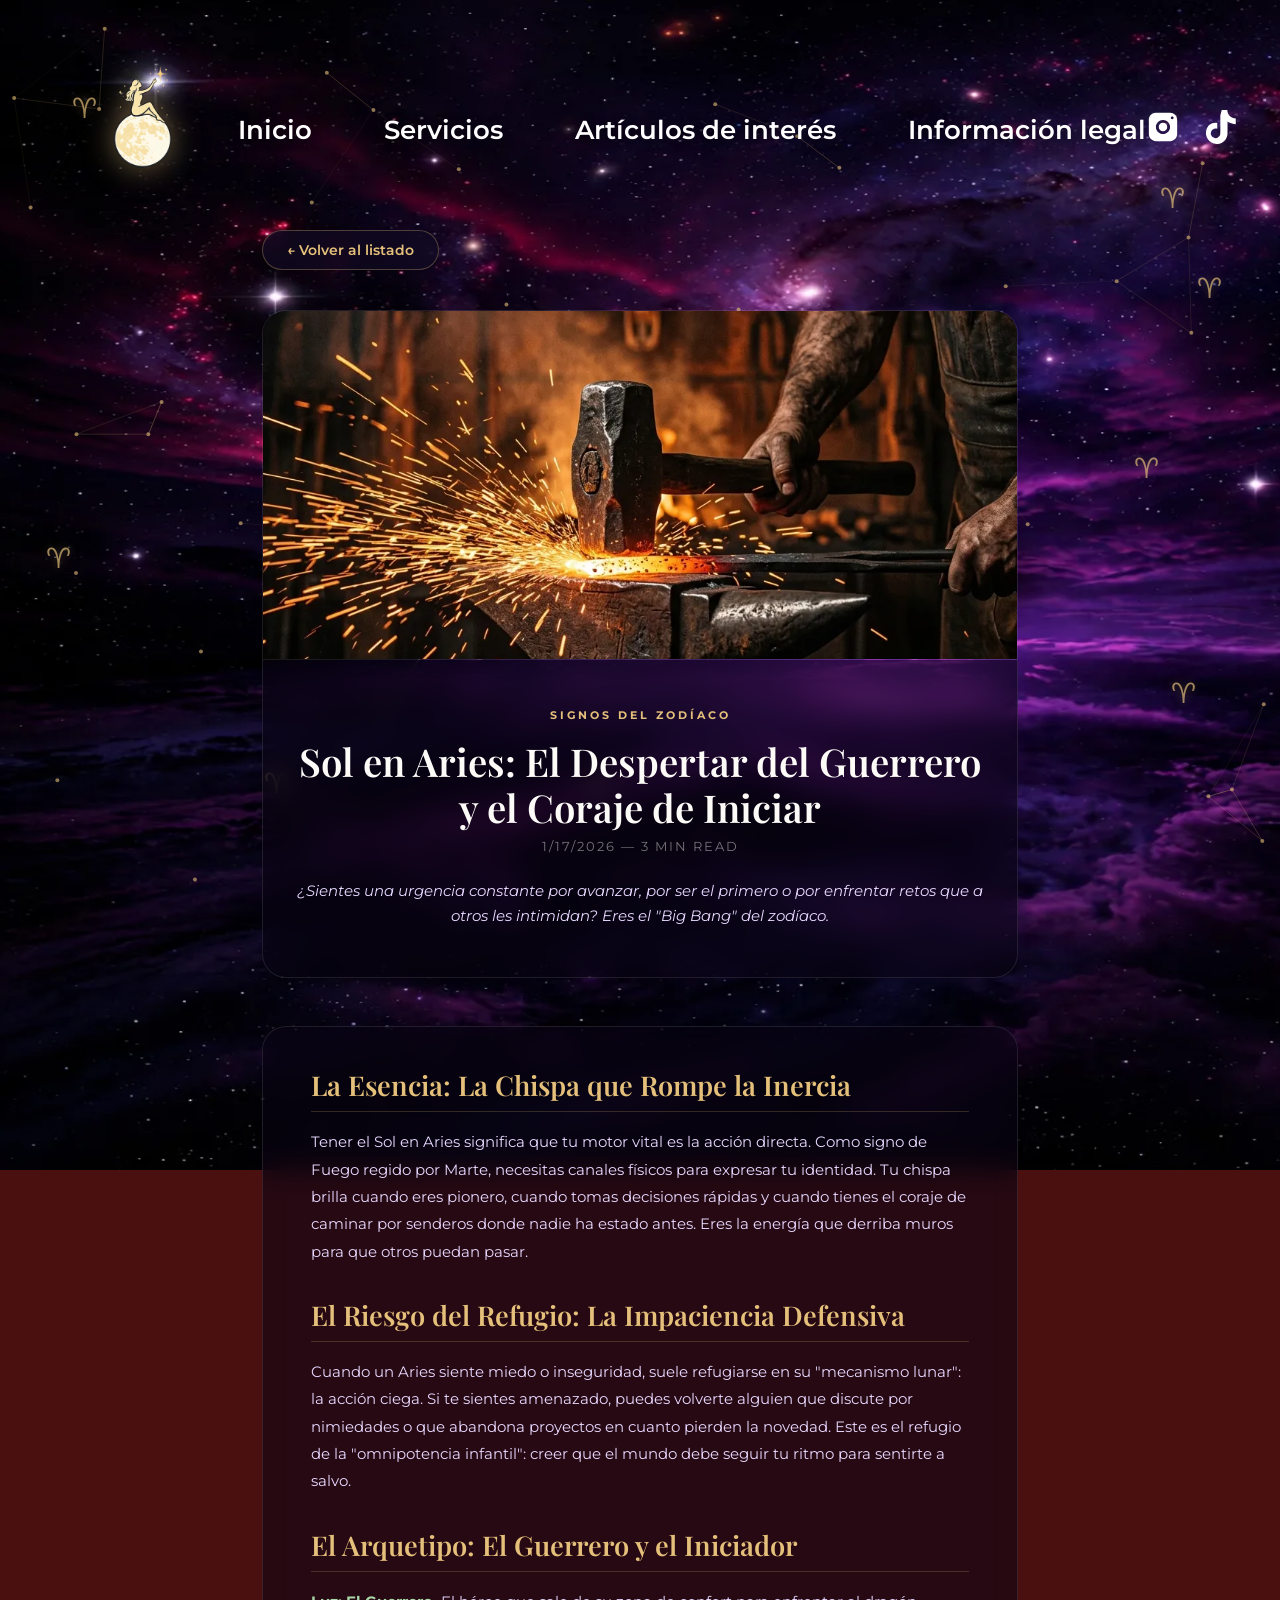
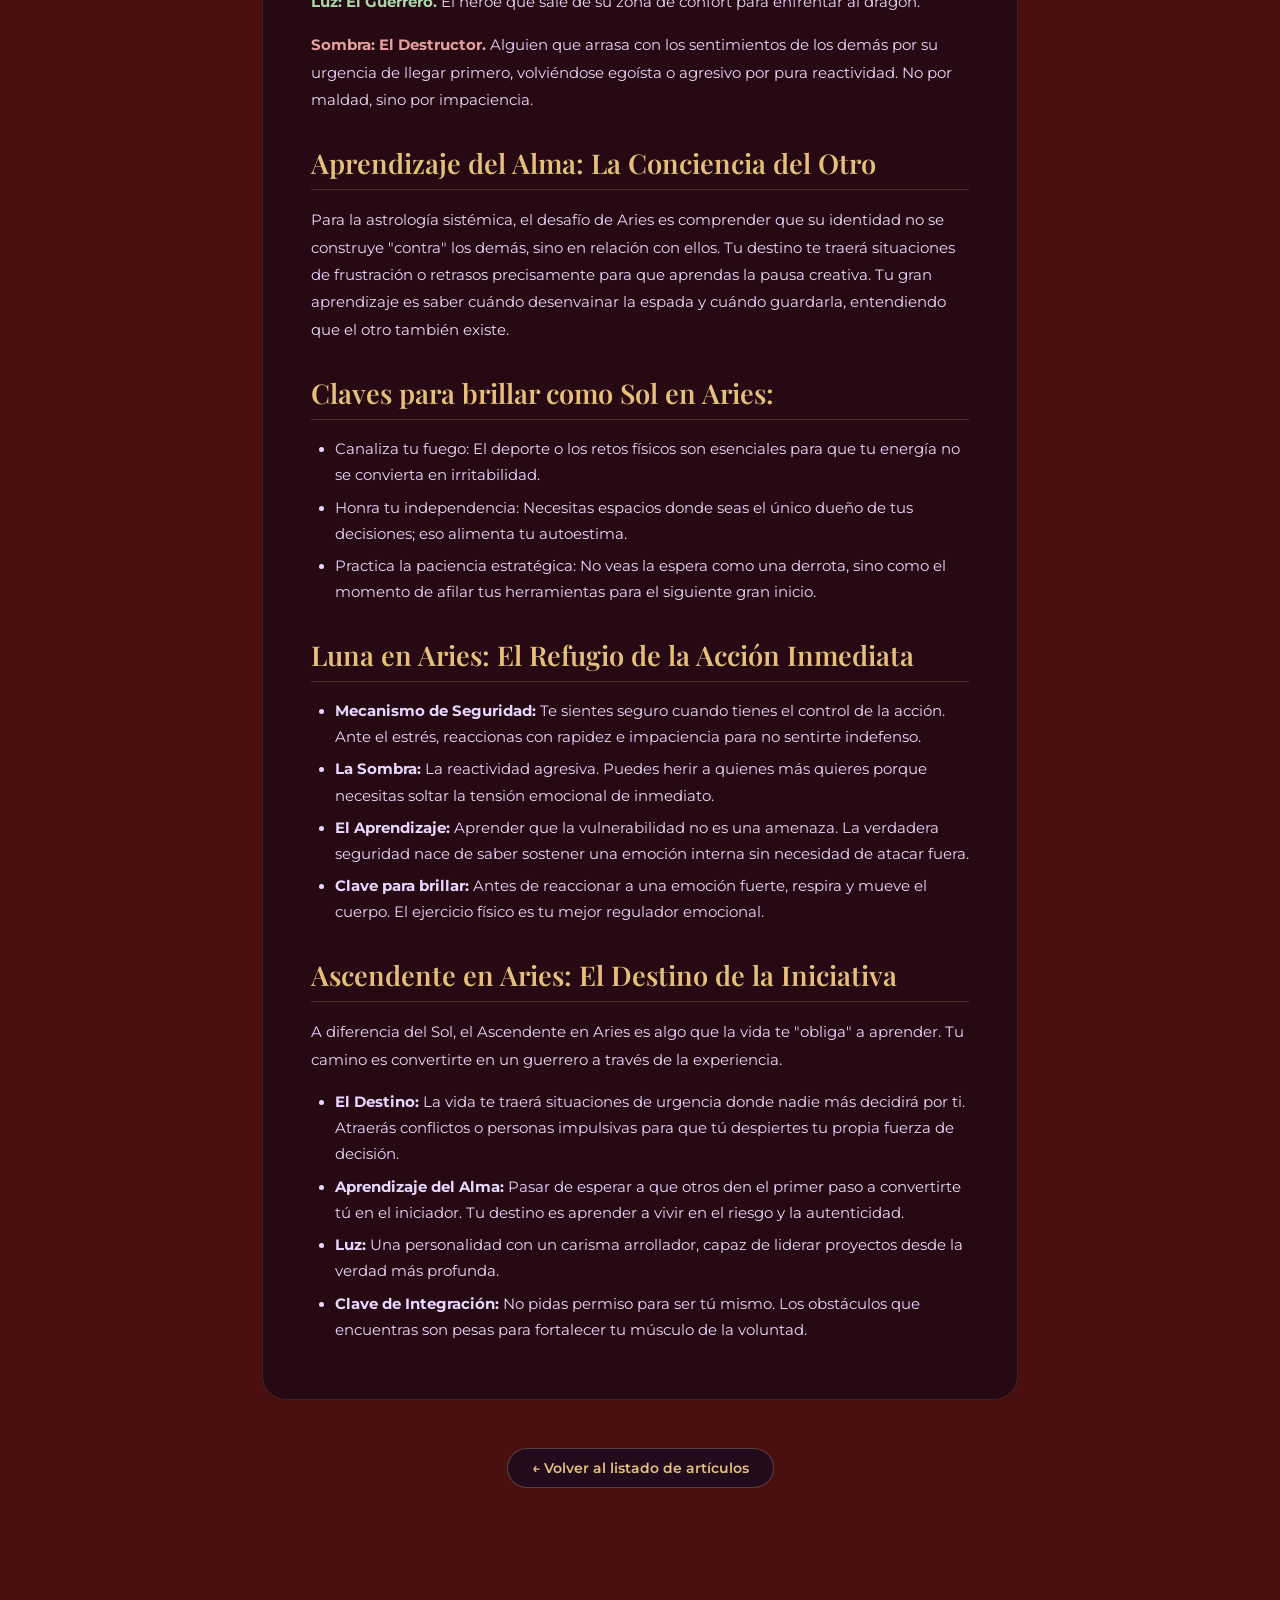
<file: blog/aries.html>
<!DOCTYPE html>
<html lang="es">
<head>
    <meta charset="UTF-8">
    <meta name="viewport" content="width=device-width, initial-scale=1.0">
    <title>Aries: Sol, Luna y Ascendente | Las Estrellas te Guían</title>
    <meta name="description" content="Si eres Aries de Sol, Luna o Ascendente, descubre tu esencia como El Guerrero y el Iniciador.">
    <link rel="preconnect" href="https://fonts.googleapis.com">
    <link rel="preconnect" href="https://fonts.gstatic.com" crossorigin>
    <link href="https://fonts.googleapis.com/css2?family=Playfair+Display:wght@400;600&family=Montserrat:wght@400;600&display=swap" rel="stylesheet">
    <style>
        :root{--gold:#E5C07B;--main-text:#FDFBF7;--text-muted:#e8d8ff;--btn-bg:#0f0a21;}
        *{margin:0;padding:0;box-sizing:border-box;scroll-behavior:smooth;}
        @keyframes driftClouds{0%{background-position:left center}50%{background-position:right center}100%{background-position:left center}}
        body{background-color:#4a1010;background-image:url('../fondo_nubes.webp');background-size:130vw 130vh;background-repeat:no-repeat;background-attachment:fixed;animation:driftClouds 80s ease-in-out infinite;font-family:'Montserrat',sans-serif;color:var(--main-text);min-height:100vh;overflow-x:hidden;}
        #interactive-layer{position:fixed;top:0;left:0;width:100vw;height:100vh;z-index:1;pointer-events:none;}
        h1,h2,h3{font-family:'Playfair Display',serif;color:var(--main-text);}
        header{display:flex;justify-content:space-between;align-items:center;padding:2rem 3rem;max-width:1400px;margin:0 auto;position:absolute;left:50%;transform:translateX(-50%);width:100%;z-index:100;}
        .logo img{height:190px;width:auto;filter:drop-shadow(0 0 15px rgba(229,192,123,0.5));transition:transform 0.3s;}
        .logo:hover img{transform:scale(1.05);}
        nav ul{display:flex;list-style:none;gap:4.5rem;}
        nav a{text-decoration:none;color:#fff;font-size:1.65rem;font-weight:600;text-shadow:0 2px 10px rgba(0,0,0,0.5);transition:opacity 0.3s;white-space:nowrap;}
        nav a:hover{opacity:0.8;}
        .social-icons{display:flex;gap:1.5rem;align-items:center;}
        .social-icons svg{width:34px;height:34px;fill:#fff;cursor:pointer;transition:opacity 0.3s;}
        .social-icons svg:hover{opacity:0.7;}
        #zodiac-layer{position:fixed;top:0;left:0;width:100vw;height:100vh;pointer-events:none;z-index:2;}
        @keyframes floatA{0%{transform:translateY(0) translateX(0)}25%{transform:translateY(-18px) translateX(10px)}75%{transform:translateY(-22px) translateX(6px)}100%{transform:translateY(0) translateX(0)}}
        @keyframes floatB{0%{transform:translateY(0) translateX(0)}40%{transform:translateY(14px) translateX(-9px)}100%{transform:translateY(0) translateX(0)}}
        @keyframes floatC{0%{transform:translateY(0) translateX(0)}50%{transform:translateY(-20px) translateX(-10px)}100%{transform:translateY(0) translateX(0)}}
        .zodiac-icon{position:absolute;width:40px;height:40px;cursor:grab;filter:drop-shadow(0 0 5px rgba(229,192,123,0.4));pointer-events:auto;touch-action:none;opacity:0.7;}
        .zodiac-icon:nth-child(1){animation:floatA 18s ease-in-out infinite}
        .zodiac-icon:nth-child(2){animation:floatB 22s ease-in-out infinite}
        .zodiac-icon:nth-child(3){animation:floatC 20s ease-in-out infinite}
        .zodiac-icon:nth-child(4){animation:floatA 24s ease-in-out infinite reverse}
        .zodiac-icon:nth-child(5){animation:floatB 19s ease-in-out infinite}
        .zodiac-icon:nth-child(6){animation:floatC 26s ease-in-out infinite reverse}
        .zodiac-icon:nth-child(7){animation:floatA 21s ease-in-out infinite}
        .zodiac-icon:nth-child(8){animation:floatB 17s ease-in-out infinite reverse}
        main{position:relative;z-index:10;max-width:820px;margin:0 auto;padding:230px 2rem 5rem;pointer-events:none;}
        main *{pointer-events:auto;}
        .article-hero-img{width:100%;height:350px;object-fit:cover;border-radius:24px 24px 0 0;border:1px solid rgba(255,255,255,0.1);display:block;}
        .article-hero-content{text-align:center;padding:3rem 2rem;background:rgba(10,5,20,0.55);backdrop-filter:blur(14px);border-radius:0 0 24px 24px;border:1px solid rgba(255,255,255,0.1);border-top:none;margin-bottom:3rem;}
        .hero-tag{font-size:0.7rem;font-weight:700;letter-spacing:3px;color:var(--gold);text-transform:uppercase;margin-bottom:1rem;display:block;}
        .article-hero-content h1{font-size:clamp(1.8rem, 6vw, 2.4rem);font-weight:600;margin-bottom:0.5rem;line-height:1.2;}
        .article-meta {
            font-size: 0.8rem; color: rgba(253, 251, 247, 0.45);
            text-transform: uppercase; letter-spacing: 2px;
            margin-bottom: 1.5rem;
        }
        .hero-intro{font-size:0.95rem;line-height:1.7;color:var(--text-muted);font-style:italic;}
        .back-btn{display:inline-flex;align-items:center;gap:0.5rem;background:rgba(18,10,35,0.7);border:1px solid rgba(229,192,123,0.3);color:var(--gold);text-decoration:none;padding:0.7rem 1.5rem;border-radius:30px;font-size:0.85rem;font-weight:600;margin-bottom:2.5rem;transition:all 0.3s;backdrop-filter:blur(10px);}
        .back-btn:hover{background:rgba(229,192,123,0.15);border-color:var(--gold);}
        .article-content{background:rgba(10,5,20,0.55);backdrop-filter:blur(14px);border-radius:24px;border:1px solid rgba(255,255,255,0.1);padding:2.5rem 3rem;}
        .article-content h2{font-size:1.7rem;font-weight:600;color:var(--gold);margin:2rem 0 1rem;border-bottom:1px solid rgba(229,192,123,0.2);padding-bottom:0.5rem;}
        .article-content h2:first-child{margin-top:0;}
        .article-content p{font-size:0.95rem;line-height:1.8;color:var(--text-muted);margin-bottom:1rem;}
        .article-content ul{margin:0.5rem 0 1rem 1.5rem;}
        .article-content li{font-size:0.93rem;line-height:1.75;color:var(--text-muted);margin-bottom:0.4rem;}
        .label-luz{color:#a8d8a8;font-weight:700;}
        .label-sombra{color:#e8a0a0;font-weight:700;}
        .back-bottom{text-align:center;margin-top:3rem;}
        @media (max-width: 900px) {
            header { padding: 1.5rem 2rem; flex-direction: column; gap: 1.5rem; position: relative; transform: none; left: 0; }
            .logo img { height: 150px; }
            nav ul { gap: 1.5rem; flex-wrap: wrap; justify-content: center; }
            nav a { font-size: 1.3rem; }
            main { padding-top: 2rem; }
            .article-hero-img { height: 250px; }
            .article-hero-content { padding: 2rem 1.5rem; }
            .article-content { padding: 2rem 1.5rem; }
        }
        @media (max-width: 600px) {
            header { padding: 1rem; gap: 1rem; }
            .logo img { height: 110px; }
            nav a { font-size: 1.1rem; }
            nav ul { gap: 1rem; }
            .article-hero-img { height: 200px; }
            .article-hero-content h1 { font-size: 1.6rem; }
            .article-content h2 { font-size: 1.4rem; }
        }
        .icon-defs{display:none;}
    </style>
</head>
<body>
<svg class="icon-defs">
    <symbol id="icon-ig" viewBox="0 0 24 24"><path d="M7 2C4.24 2 2 4.24 2 7V17C2 19.76 4.24 22 7 22H17C19.76 22 22 19.76 22 17V7C22 4.24 19.76 2 17 2H7ZM12 7C14.76 7 17 9.24 17 12C17 14.76 14.76 17 12 17C9.24 17 7 14.76 7 12C7 9.24 9.24 7 12 7ZM18.5 4.5C19.05 4.5 19.5 4.95 19.5 5.5C19.5 6.05 19.05 6.5 18.5 6.5C17.95 6.5 17.5 6.05 17.5 5.5C17.5 4.95 17.95 4.5 18.5 4.5ZM12 9C10.34 9 9 10.34 9 12C9 13.66 10.34 15 12 15C13.66 15 15 13.66 15 12C15 10.34 13.66 9 12 9Z"/></symbol>
    <symbol id="icon-tk" viewBox="0 0 24 24"><path d="M12.525.02c1.31-.02 2.61-.01 3.91-.02.08 1.53.63 3.09 1.75 4.17 1.12 1.11 2.7 1.62 4.24 1.79v4.03c-1.44-.05-2.89-.35-4.2-.97-.57-.26-1.1-.59-1.62-.93-.01 2.92.01 5.84-.02 8.75-.08 1.4-.54 2.79-1.35 3.94-1.31 1.92-3.58 3.17-5.91 3.21-1.43.08-2.86-.31-4.08-1.03-2.02-1.12-3.44-3.17-3.79-5.46-.22-1.46-.05-2.96.48-4.33.68-1.74 2.04-3.17 3.82-3.81 1.15-.4 2.4-.49 3.61-.26v4.06c-1.36-.26-2.86.13-3.76 1.19-.88.94-1.07 2.42-.51 3.56.54 1.25 1.91 2.06 3.25 1.99 1.66-.08 3.03-1.43 3.14-3.08.1-4.36.03-8.73.05-13.1z"/></symbol>
    <symbol id="icon-aries" viewBox="0 0 100 100"><text x="50" y="70" font-size="70" font-family="'Segoe UI Symbol',Arial,sans-serif" fill="#E5C07B" text-anchor="middle">♈&#xFE0E;</text></symbol>
</svg>
<canvas id="interactive-layer"></canvas>
<div id="zodiac-layer">
    <svg class="zodiac-icon" style="top:10%;left:5%"><use href="#icon-aries"/></svg>
    <svg class="zodiac-icon" style="top:30%;right:4%"><use href="#icon-aries"/></svg>
    <svg class="zodiac-icon" style="top:60%;left:3%"><use href="#icon-aries"/></svg>
    <svg class="zodiac-icon" style="top:75%;right:6%"><use href="#icon-aries"/></svg>
    <svg class="zodiac-icon" style="top:50%;left:88%"><use href="#icon-aries"/></svg>
    <svg class="zodiac-icon" style="bottom:10%;left:45%"><use href="#icon-aries"/></svg>
    <svg class="zodiac-icon" style="top:20%;left:90%"><use href="#icon-aries"/></svg>
    <svg class="zodiac-icon" style="top:85%;left:20%"><use href="#icon-aries"/></svg>
</div>
<header>
    <div class="logo"><a href="../index.html"><img src="../logo_silvia.webp" alt="Las Estrellas te Guían"></a></div>
    <nav><ul>
        <li><a href="../index.html">Inicio</a></li>
        <li><a href="../servicios.html">Servicios</a></li>
        <li><a href="../articulos.html">Artículos de interés</a></li>
        <li><a href="../legal.html">Información legal</a></li>
    </ul></nav>
    <div class="social-icons">
        <a href="https://www.instagram.com/unacitaconlasestrellas/" target="_blank" rel="noopener noreferrer" aria-label="Instagram"><svg><use href="#icon-ig"/></svg></a>
        <a href="https://www.tiktok.com/@unacitaconlasestrellas" target="_blank" rel="noopener noreferrer" aria-label="TikTok"><svg><use href="#icon-tk"/></svg></a>
    </div>
</header>

<main>
    <a href="../articulos.html" class="back-btn">← Volver al listado</a>

    <img src="../art_aries.webp" alt="Aries" class="article-hero-img">
    <div class="article-hero-content">
        <span class="hero-tag">Signos del Zodíaco</span>
        <h1>Sol en Aries: El Despertar del Guerrero y el Coraje de Iniciar</h1>
        <div class="article-meta">1/17/2026 — 3 min read</div>
        <p class="hero-intro">¿Sientes una urgencia constante por avanzar, por ser el primero o por enfrentar retos que a otros les intimidan? Eres el "Big Bang" del zodíaco.</p>
    </div>

    <div class="article-content">

        <h2>La Esencia: La Chispa que Rompe la Inercia</h2>
        <p>Tener el Sol en Aries significa que tu motor vital es la acción directa. Como signo de Fuego regido por Marte, necesitas canales físicos para expresar tu identidad. Tu chispa brilla cuando eres pionero, cuando tomas decisiones rápidas y cuando tienes el coraje de caminar por senderos donde nadie ha estado antes. Eres la energía que derriba muros para que otros puedan pasar.</p>

        <h2>El Riesgo del Refugio: La Impaciencia Defensiva</h2>
        <p>Cuando un Aries siente miedo o inseguridad, suele refugiarse en su "mecanismo lunar": la acción ciega. Si te sientes amenazado, puedes volverte alguien que discute por nimiedades o que abandona proyectos en cuanto pierden la novedad. Este es el refugio de la "omnipotencia infantil": creer que el mundo debe seguir tu ritmo para sentirte a salvo.</p>

        <h2>El Arquetipo: El Guerrero y el Iniciador</h2>
        <p><span class="label-luz">Luz: El Guerrero.</span> El héroe que sale de su zona de confort para enfrentar al dragón.</p>
        <p><span class="label-sombra">Sombra: El Destructor.</span> Alguien que arrasa con los sentimientos de los demás por su urgencia de llegar primero, volviéndose egoísta o agresivo por pura reactividad. No por maldad, sino por impaciencia.</p>

        <h2>Aprendizaje del Alma: La Conciencia del Otro</h2>
        <p>Para la astrología sistémica, el desafío de Aries es comprender que su identidad no se construye "contra" los demás, sino en relación con ellos. Tu destino te traerá situaciones de frustración o retrasos precisamente para que aprendas la pausa creativa. Tu gran aprendizaje es saber cuándo desenvainar la espada y cuándo guardarla, entendiendo que el otro también existe.</p>

        <h2>Claves para brillar como Sol en Aries:</h2>
        <ul>
            <li>Canaliza tu fuego: El deporte o los retos físicos son esenciales para que tu energía no se convierta en irritabilidad.</li>
            <li>Honra tu independencia: Necesitas espacios donde seas el único dueño de tus decisiones; eso alimenta tu autoestima.</li>
            <li>Practica la paciencia estratégica: No veas la espera como una derrota, sino como el momento de afilar tus herramientas para el siguiente gran inicio.</li>
        </ul>

        <h2>Luna en Aries: El Refugio de la Acción Inmediata</h2>
        <ul>
            <li><strong>Mecanismo de Seguridad:</strong> Te sientes seguro cuando tienes el control de la acción. Ante el estrés, reaccionas con rapidez e impaciencia para no sentirte indefenso.</li>
            <li><strong>La Sombra:</strong> La reactividad agresiva. Puedes herir a quienes más quieres porque necesitas soltar la tensión emocional de inmediato.</li>
            <li><strong>El Aprendizaje:</strong> Aprender que la vulnerabilidad no es una amenaza. La verdadera seguridad nace de saber sostener una emoción interna sin necesidad de atacar fuera.</li>
            <li><strong>Clave para brillar:</strong> Antes de reaccionar a una emoción fuerte, respira y mueve el cuerpo. El ejercicio físico es tu mejor regulador emocional.</li>
        </ul>

        <h2>Ascendente en Aries: El Destino de la Iniciativa</h2>
        <p>A diferencia del Sol, el Ascendente en Aries es algo que la vida te "obliga" a aprender. Tu camino es convertirte en un guerrero a través de la experiencia.</p>
        <ul>
            <li><strong>El Destino:</strong> La vida te traerá situaciones de urgencia donde nadie más decidirá por ti. Atraerás conflictos o personas impulsivas para que tú despiertes tu propia fuerza de decisión.</li>
            <li><strong>Aprendizaje del Alma:</strong> Pasar de esperar a que otros den el primer paso a convertirte tú en el iniciador. Tu destino es aprender a vivir en el riesgo y la autenticidad.</li>
            <li><strong>Luz:</strong> Una personalidad con un carisma arrollador, capaz de liderar proyectos desde la verdad más profunda.</li>
            <li><strong>Clave de Integración:</strong> No pidas permiso para ser tú mismo. Los obstáculos que encuentras son pesas para fortalecer tu músculo de la voluntad.</li>
        </ul>

    </div>

    <div class="back-bottom">
        <a href="../articulos.html" class="back-btn">← Volver al listado de artículos</a>
    </div>
</main>

<script>
    const canvas=document.getElementById('interactive-layer');const ctx=canvas.getContext('2d');let cw=canvas.width=window.innerWidth,ch=canvas.height=window.innerHeight,mouseX=-1000,mouseY=-1000,trails=[],nodes=[];
    window.addEventListener('resize',()=>{cw=canvas.width=window.innerWidth;ch=canvas.height=window.innerHeight;initNodes();});
    document.addEventListener('mousemove',e=>{mouseX=e.clientX;mouseY=e.clientY;trails.push({x:mouseX,y:mouseY,alpha:0.8});});
    function initNodes(){nodes=[];for(let i=0;i<50;i++)nodes.push({x:Math.random()*cw,y:Math.random()*ch,vx:(Math.random()-.5)*.3,vy:(Math.random()-.5)*.3});}
    initNodes();
    const dragEls=document.querySelectorAll('.zodiac-icon');let activeEl=null,iX,iY;
    dragEls.forEach(el=>{el.addEventListener('mousedown',dS);el.addEventListener('touchstart',dS,{passive:false});});
    document.addEventListener('mousemove',dG);document.addEventListener('touchmove',dG,{passive:false});
    document.addEventListener('mouseup',dE);document.addEventListener('touchend',dE);
    function dS(e){if(e.target.closest('.zodiac-icon')){activeEl=e.target.closest('.zodiac-icon');activeEl.style.animation='none';activeEl.style.zIndex='100';iX=e.touches?e.touches[0].clientX:iX;iY=e.touches?e.touches[0].clientY:iY;}}
    function dG(e){if(!activeEl)return;e.preventDefault();const x=e.touches?e.touches[0].clientX:e.clientX,y=e.touches?e.touches[0].clientY:e.clientY,dx=x-iX,dy=y-iY;iX=x;iY=y;const l=parseFloat(window.getComputedStyle(activeEl).left)||0,t=parseFloat(window.getComputedStyle(activeEl).top)||0;activeEl.style.left=(l+dx)+'px';activeEl.style.top=(t+dy)+'px';activeEl.style.right='auto';activeEl.style.bottom='auto';}
    function dE(){if(activeEl){activeEl.style.animation='';activeEl.style.zIndex='unset';}activeEl=null;}
    function render(){ctx.clearRect(0,0,cw,ch);for(let i=0;i<nodes.length;i++){for(let j=i+1;j<nodes.length;j++){const dist=Math.hypot(nodes[i].x-nodes[j].x,nodes[i].y-nodes[j].y);if(dist<130){const a=(1-dist/130)*0.4;ctx.beginPath();ctx.moveTo(nodes[i].x,nodes[i].y);ctx.lineTo(nodes[j].x,nodes[j].y);ctx.strokeStyle=`rgba(229,192,123,${a})`;ctx.lineWidth=1;ctx.stroke();}}}for(let i=0;i<nodes.length;i++){nodes[i].x+=nodes[i].vx;nodes[i].y+=nodes[i].vy;if(nodes[i].x<0||nodes[i].x>cw)nodes[i].vx*=-1;if(nodes[i].y<0||nodes[i].y>ch)nodes[i].vy*=-1;ctx.beginPath();ctx.arc(nodes[i].x,nodes[i].y,2,0,Math.PI*2);ctx.fillStyle='rgba(229,192,123,0.6)';ctx.fill();}trails=trails.filter(t=>t.alpha>0);trails.forEach(t=>{ctx.beginPath();ctx.arc(t.x,t.y,3,0,Math.PI*2);ctx.fillStyle=`rgba(229,192,123,${t.alpha})`;ctx.fill();t.alpha-=0.02;});requestAnimationFrame(render);}
    render();
</script>
</body>
</html>
</file>
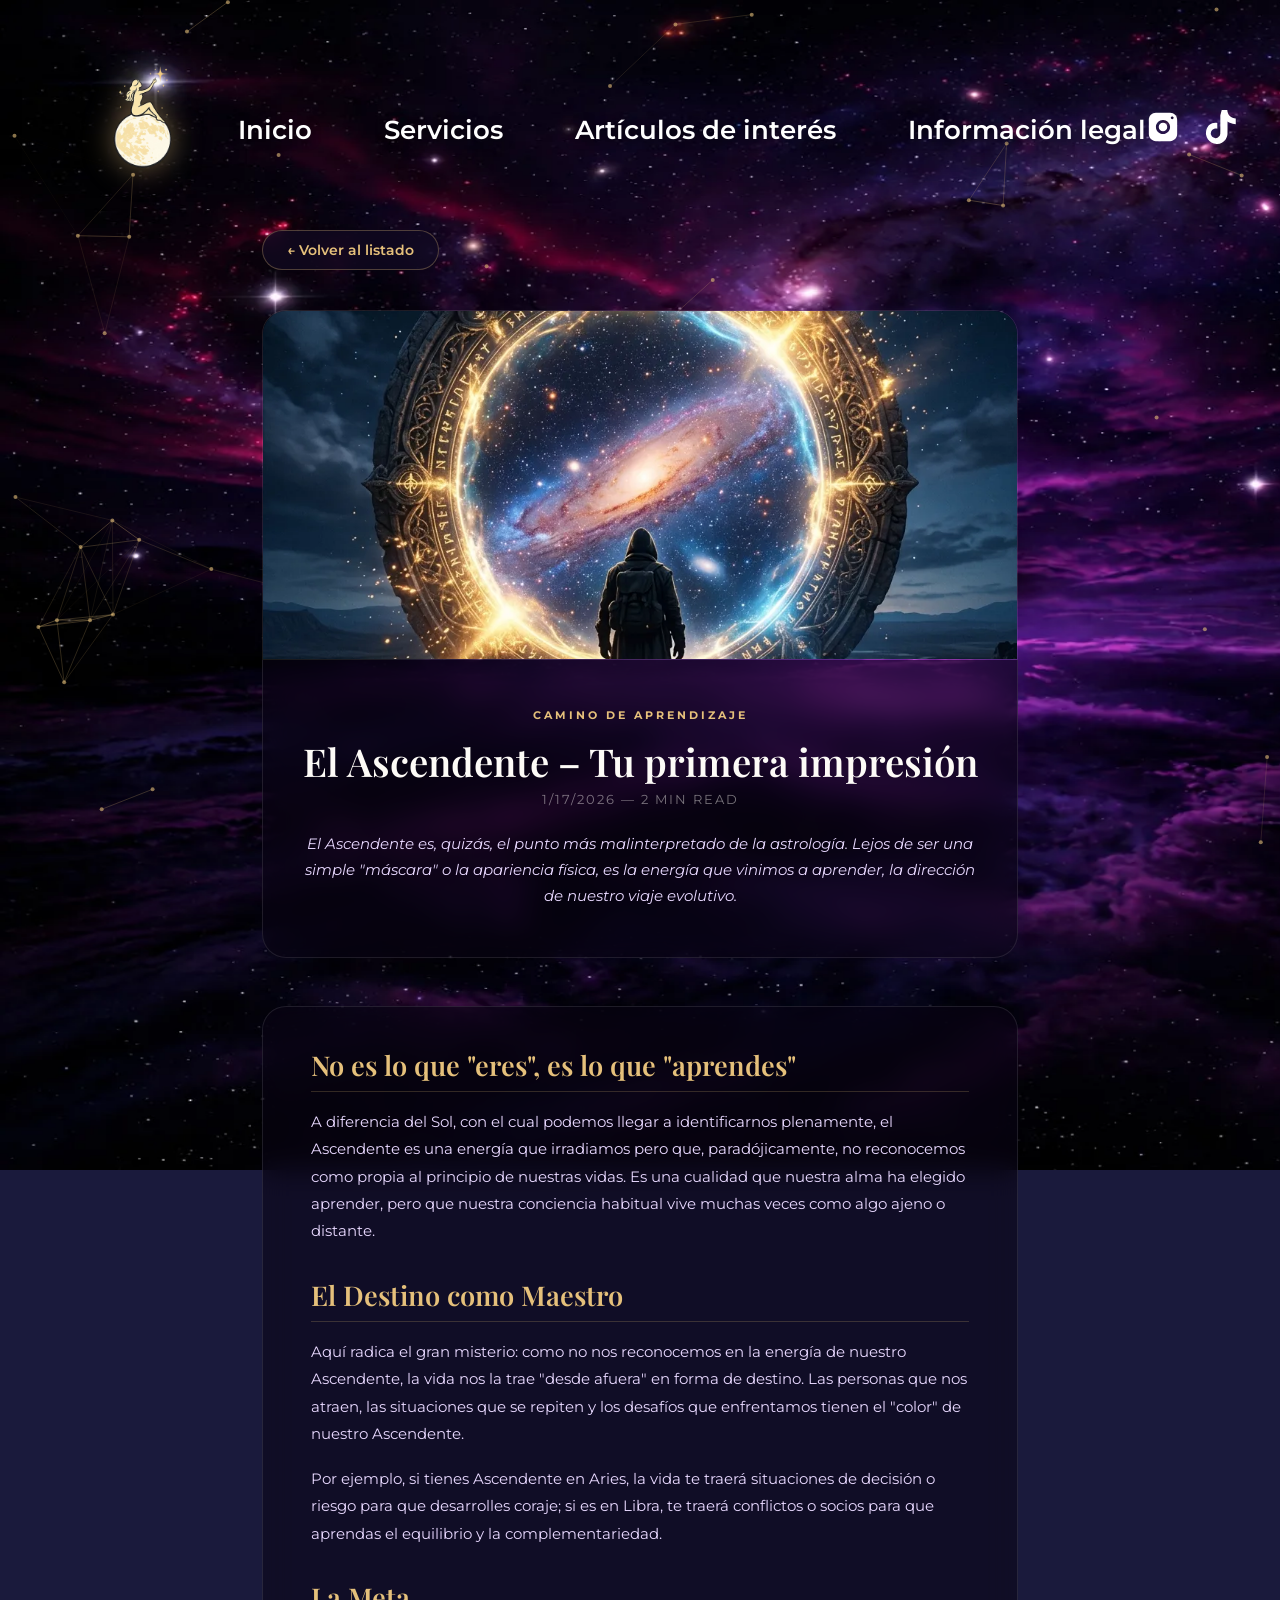
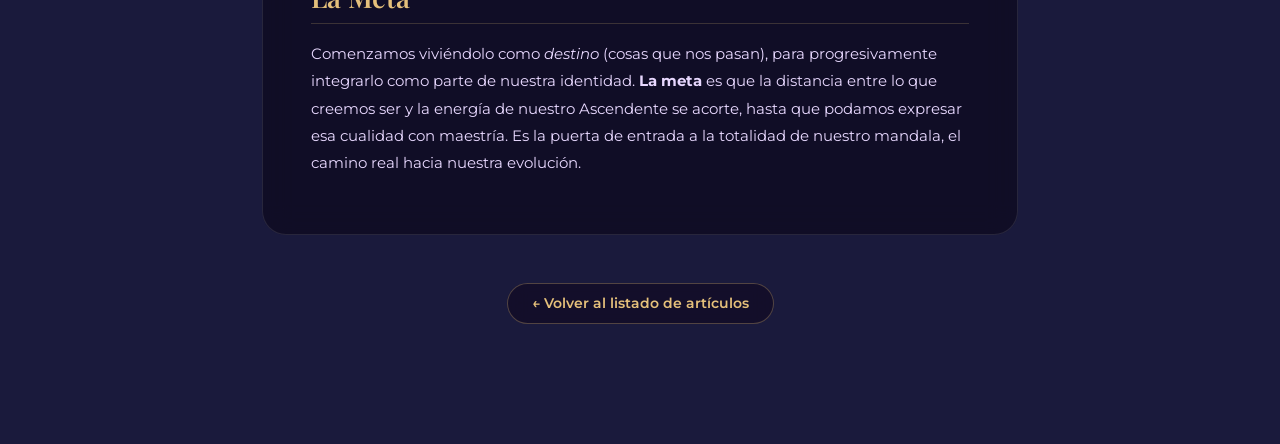
<file: blog/ascendente.html>
<!DOCTYPE html>
<html lang="es">
<head>
    <meta charset="UTF-8">
    <meta name="viewport" content="width=device-width, initial-scale=1.0">
    <title>El Ascendente: Tu Primera Impresión | Las Estrellas te Guían</title>
    <meta name="description" content="Descubre el significado evolutivo de tu Ascendente: la energía que vienes a aprender y el destino como maestro.">
    <link rel="preconnect" href="https://fonts.googleapis.com">
    <link rel="preconnect" href="https://fonts.gstatic.com" crossorigin>
    <link href="https://fonts.googleapis.com/css2?family=Playfair+Display:wght@400;600&family=Montserrat:wght@400;600&display=swap" rel="stylesheet">
    <style>
        :root{--gold:#E5C07B;--main-text:#FDFBF7;--text-muted:#e8d8ff;--btn-bg:#0f0a21;}
        *{margin:0;padding:0;box-sizing:border-box;scroll-behavior:smooth;}
        @keyframes driftClouds{0%{background-position:left center}50%{background-position:right center}100%{background-position:left center}}
        body{background-color:#1a1a3c;background-image:url('../fondo_nubes.webp');background-size:130vw 130vh;background-repeat:no-repeat;background-attachment:fixed;animation:driftClouds 80s ease-in-out infinite;font-family:'Montserrat',sans-serif;color:var(--main-text);min-height:100vh;overflow-x:hidden;}
        #interactive-layer{position:fixed;top:0;left:0;width:100vw;height:100vh;z-index:1;pointer-events:none;}
        h1,h2,h3{font-family:'Playfair Display',serif;color:var(--main-text);}
        header{display:flex;justify-content:space-between;align-items:center;padding:2rem 3rem;max-width:1400px;margin:0 auto;position:absolute;left:50%;transform:translateX(-50%);width:100%;z-index:100;}
        .logo img{height:190px;width:auto;filter:drop-shadow(0 0 15px rgba(229,192,123,0.5));transition:transform 0.3s;}
        .logo:hover img{transform:scale(1.05);}
        nav ul{display:flex;list-style:none;gap:4.5rem;}
        nav a{text-decoration:none;color:#fff;font-size:1.65rem;font-weight:600;text-shadow:0 2px 10px rgba(0,0,0,0.5);transition:opacity 0.3s;white-space:nowrap;}
        nav a:hover{opacity:0.8;}
        .social-icons{display:flex;gap:1.5rem;align-items:center;}
        .social-icons svg{width:34px;height:34px;fill:#fff;cursor:pointer;transition:opacity 0.3s;}
        .social-icons svg:hover{opacity:0.7;}
        #zodiac-layer{position:fixed;top:0;left:0;width:100vw;height:100vh;pointer-events:none;z-index:2;}
        @keyframes floatA{0%{transform:translateY(0) translateX(0)}25%{transform:translateY(-18px) translateX(10px)}75%{transform:translateY(-22px) translateX(6px)}100%{transform:translateY(0) translateX(0)}}
        @keyframes floatB{0%{transform:translateY(0) translateX(0)}40%{transform:translateY(14px) translateX(-9px)}100%{transform:translateY(0) translateX(0)}}
        @keyframes floatC{0%{transform:translateY(0) translateX(0)}50%{transform:translateY(-20px) translateX(-10px)}100%{transform:translateY(0) translateX(0)}}
        .zodiac-icon{position:absolute;width:40px;height:40px;cursor:grab;filter:drop-shadow(0 0 5px rgba(229,192,123,0.4));pointer-events:auto;touch-action:none;opacity:0.7;}
        .zodiac-icon:nth-child(1){animation:floatA 18s ease-in-out infinite}
        .zodiac-icon:nth-child(2){animation:floatB 22s ease-in-out infinite}
        .zodiac-icon:nth-child(3){animation:floatC 20s ease-in-out infinite}
        .zodiac-icon:nth-child(4){animation:floatA 24s ease-in-out infinite reverse}
        .zodiac-icon:nth-child(5){animation:floatB 19s ease-in-out infinite}
        .zodiac-icon:nth-child(6){animation:floatC 26s ease-in-out infinite reverse}
        .zodiac-icon:nth-child(7){animation:floatA 21s ease-in-out infinite}
        .zodiac-icon:nth-child(8){animation:floatB 17s ease-in-out infinite reverse}
        main{position:relative;z-index:10;max-width:820px;margin:0 auto;padding:230px 2rem 5rem;pointer-events:none;}
        main *{pointer-events:auto;}
        .article-hero-img{width:100%;height:350px;object-fit:cover;border-radius:24px 24px 0 0;border:1px solid rgba(255,255,255,0.1);display:block;}
        .article-hero-content{text-align:center;padding:3rem 2rem;background:rgba(10,5,20,0.55);backdrop-filter:blur(14px);border-radius:0 0 24px 24px;border:1px solid rgba(255,255,255,0.1);border-top:none;margin-bottom:3rem;}
        .hero-tag{font-size:0.7rem;font-weight:700;letter-spacing:3px;color:var(--gold);text-transform:uppercase;margin-bottom:1rem;display:block;}
        .article-hero-content h1{font-size:clamp(1.8rem, 6vw, 2.4rem);font-weight:600;margin-bottom:0.5rem;line-height:1.2;}
        .article-meta{font-size:0.8rem;color:rgba(253,251,247,0.45);text-transform:uppercase;letter-spacing:2px;margin-bottom:1.5rem;}
        .hero-intro{font-size:0.95rem;line-height:1.7;color:var(--text-muted);font-style:italic;}
        .back-btn{display:inline-flex;align-items:center;gap:0.5rem;background:rgba(18,10,35,0.7);border:1px solid rgba(229,192,123,0.3);color:var(--gold);text-decoration:none;padding:0.7rem 1.5rem;border-radius:30px;font-size:0.85rem;font-weight:600;margin-bottom:2.5rem;transition:all 0.3s;backdrop-filter:blur(10px);}
        .back-btn:hover{background:rgba(229,192,123,0.15);border-color:var(--gold);}
        .article-content{background:rgba(10,5,20,0.55);backdrop-filter:blur(14px);border-radius:24px;border:1px solid rgba(255,255,255,0.1);padding:2.5rem 3rem;}
        .article-content h2{font-size:1.7rem;font-weight:600;color:var(--gold);margin:2rem 0 1rem;border-bottom:1px solid rgba(229,192,123,0.2);padding-bottom:0.5rem;}
        .article-content h2:first-child{margin-top:0;}
        .article-content p{font-size:0.95rem;line-height:1.8;color:var(--text-muted);margin-bottom:1.1rem;}
        .back-bottom{text-align:center;margin-top:3rem;}
        @media (max-width: 900px) {
            header { padding: 1.5rem 2rem; flex-direction: column; gap: 1.5rem; position: relative; transform: none; left: 0; }
            .logo img { height: 150px; }
            nav ul { gap: 1.5rem; flex-wrap: wrap; justify-content: center; }
            nav a { font-size: 1.3rem; }
            main { padding-top: 2rem; }
            .article-hero-img { height: 250px; }
            .article-hero-content { padding: 2rem 1.5rem; }
            .article-content { padding: 2rem 1.5rem; }
        }
        @media (max-width: 600px) {
            header { padding: 1rem; gap: 1rem; }
            .logo img { height: 110px; }
            nav a { font-size: 1.1rem; }
            nav ul { gap: 1rem; }
            .article-hero-img { height: 200px; }
            .article-hero-content h1 { font-size: 1.6rem; }
            .article-content h2 { font-size: 1.4rem; }
        }
        .icon-defs{display:none;}
    </style>
</head>
<body>
<svg class="icon-defs">
    <symbol id="icon-ig" viewBox="0 0 24 24"><path d="M7 2C4.24 2 2 4.24 2 7V17C2 19.76 4.24 22 7 22H17C19.76 22 22 19.76 22 17V7C22 4.24 19.76 2 17 2H7ZM12 7C14.76 7 17 9.24 17 12C17 14.76 14.76 17 12 17C9.24 17 7 14.76 7 12C7 9.24 9.24 7 12 7ZM18.5 4.5C19.05 4.5 19.5 4.95 19.5 5.5C19.5 6.05 19.05 6.5 18.5 6.5C17.95 6.5 17.5 6.05 17.5 5.5C17.5 4.95 17.95 4.5 18.5 4.5ZM12 9C10.34 9 9 10.34 9 12C9 13.66 10.34 15 12 15C13.66 15 15 13.66 15 12C15 10.34 13.66 9 12 9Z"/></symbol>
    <symbol id="icon-tk" viewBox="0 0 24 24"><path d="M12.525.02c1.31-.02 2.61-.01 3.91-.02.08 1.53.63 3.09 1.75 4.17 1.12 1.11 2.7 1.62 4.24 1.79v4.03c-1.44-.05-2.89-.35-4.2-.97-.57-.26-1.1-.59-1.62-.93-.01 2.92.01 5.84-.02 8.75-.08 1.4-.54 2.79-1.35 3.94-1.31 1.92-3.58 3.17-5.91 3.21-1.43.08-2.86-.31-4.08-1.03-2.02-1.12-3.44-3.17-3.79-5.46-.22-1.46-.05-2.96.48-4.33.68-1.74 2.04-3.17 3.82-3.81 1.15-.4 2.4-.49 3.61-.26v4.06c-1.36-.26-2.86.13-3.76 1.19-.88.94-1.07 2.42-.51 3.56.54 1.25 1.91 2.06 3.25 1.99 1.66-.08 3.03-1.43 3.14-3.08.1-4.36.03-8.73.05-13.1z"/></symbol>
</svg>
<canvas id="interactive-layer"></canvas>
<header>
    <div class="logo"><a href="../index.html"><img src="../logo_silvia.webp" alt="Las Estrellas te Guían"></a></div>
    <nav><ul>
        <li><a href="../index.html">Inicio</a></li>
        <li><a href="../servicios.html">Servicios</a></li>
        <li><a href="../articulos.html">Artículos de interés</a></li>
        <li><a href="../legal.html">Información legal</a></li>
    </ul></nav>
    <div class="social-icons">
        <a href="https://www.instagram.com/unacitaconlasestrellas/" target="_blank" rel="noopener noreferrer" aria-label="Instagram"><svg><use href="#icon-ig"/></svg></a>
        <a href="https://www.tiktok.com/@unacitaconlasestrellas" target="_blank" rel="noopener noreferrer" aria-label="TikTok"><svg><use href="#icon-tk"/></svg></a>
    </div>
</header>
<main>
    <a href="../articulos.html" class="back-btn">← Volver al listado</a>
    <img src="../art_ascendente.webp" alt="El Ascendente" class="article-hero-img">
    <div class="article-hero-content">
        <span class="hero-tag">Camino de Aprendizaje</span>
        <h1>El Ascendente – Tu primera impresión</h1>
        <div class="article-meta">1/17/2026 — 2 min read</div>
        <p class="hero-intro">El Ascendente es, quizás, el punto más malinterpretado de la astrología. Lejos de ser una simple "máscara" o la apariencia física, es la energía que vinimos a aprender, la dirección de nuestro viaje evolutivo.</p>
    </div>
    <div class="article-content">
        <h2>No es lo que "eres", es lo que "aprendes"</h2>
        <p>A diferencia del Sol, con el cual podemos llegar a identificarnos plenamente, el Ascendente es una energía que irradiamos pero que, paradójicamente, no reconocemos como propia al principio de nuestras vidas. Es una cualidad que nuestra alma ha elegido aprender, pero que nuestra conciencia habitual vive muchas veces como algo ajeno o distante.</p>
        
        <h2>El Destino como Maestro</h2>
        <p>Aquí radica el gran misterio: como no nos reconocemos en la energía de nuestro Ascendente, la vida nos la trae "desde afuera" en forma de destino. Las personas que nos atraen, las situaciones que se repiten y los desafíos que enfrentamos tienen el "color" de nuestro Ascendente.</p>
        <p>Por ejemplo, si tienes Ascendente en Aries, la vida te traerá situaciones de decisión o riesgo para que desarrolles coraje; si es en Libra, te traerá conflictos o socios para que aprendas el equilibrio y la complementariedad.</p>

        <h2>La Meta</h2>
        <p>Comenzamos viviéndolo como <em>destino</em> (cosas que nos pasan), para progresivamente integrarlo como parte de nuestra identidad. <strong>La meta</strong> es que la distancia entre lo que creemos ser y la energía de nuestro Ascendente se acorte, hasta que podamos expresar esa cualidad con maestría. Es la puerta de entrada a la totalidad de nuestro mandala, el camino real hacia nuestra evolución.</p>
    </div>
    <div class="back-bottom">
        <a href="../articulos.html" class="back-btn">← Volver al listado de artículos</a>
    </div>
</main>
<script>
    const canvas=document.getElementById('interactive-layer');const ctx=canvas.getContext('2d');let cw=canvas.width=window.innerWidth,ch=canvas.height=window.innerHeight,mouseX=-1000,mouseY=-1000,trails=[],nodes=[];
    window.addEventListener('resize',()=>{cw=canvas.width=window.innerWidth;ch=canvas.height=window.innerHeight;initNodes();});
    document.addEventListener('mousemove',e=>{mouseX=e.clientX;mouseY=e.clientY;trails.push({x:mouseX,y:mouseY,alpha:0.8});});
    function initNodes(){nodes=[];for(let i=0;i<50;i++)nodes.push({x:Math.random()*cw,y:Math.random()*ch,vx:(Math.random()-.5)*.3,vy:(Math.random()-.5)*.3});}
    initNodes();
    function render(){ctx.clearRect(0,0,cw,ch);for(let i=0;i<nodes.length;i++){for(let j=i+1;j<nodes.length;j++){const dist=Math.hypot(nodes[i].x-nodes[j].x,nodes[i].y-nodes[j].y);if(dist<130){const a=(1-dist/130)*0.4;ctx.beginPath();ctx.moveTo(nodes[i].x,nodes[i].y);ctx.lineTo(nodes[j].x,nodes[j].y);ctx.strokeStyle=`rgba(229,192,123,${a})`;ctx.lineWidth=1;ctx.stroke();}}}for(let i=0;i<nodes.length;i++){nodes[i].x+=nodes[i].vx;nodes[i].y+=nodes[i].vy;if(nodes[i].x<0||nodes[i].x>cw)nodes[i].vx*=-1;if(nodes[i].y<0||nodes[i].y>ch)nodes[i].vy*=-1;ctx.beginPath();ctx.arc(nodes[i].x,nodes[i].y,2,0,Math.PI*2);ctx.fillStyle='rgba(229,192,123,0.6)';ctx.fill();}trails=trails.filter(t=>t.alpha>0);trails.forEach(t=>{ctx.beginPath();ctx.arc(t.x,t.y,3,0,Math.PI*2);ctx.fillStyle=`rgba(229,192,123,${t.alpha})`;ctx.fill();t.alpha-=0.02;});requestAnimationFrame(render);}
    render();
</script>
</body>
</html>
</file>
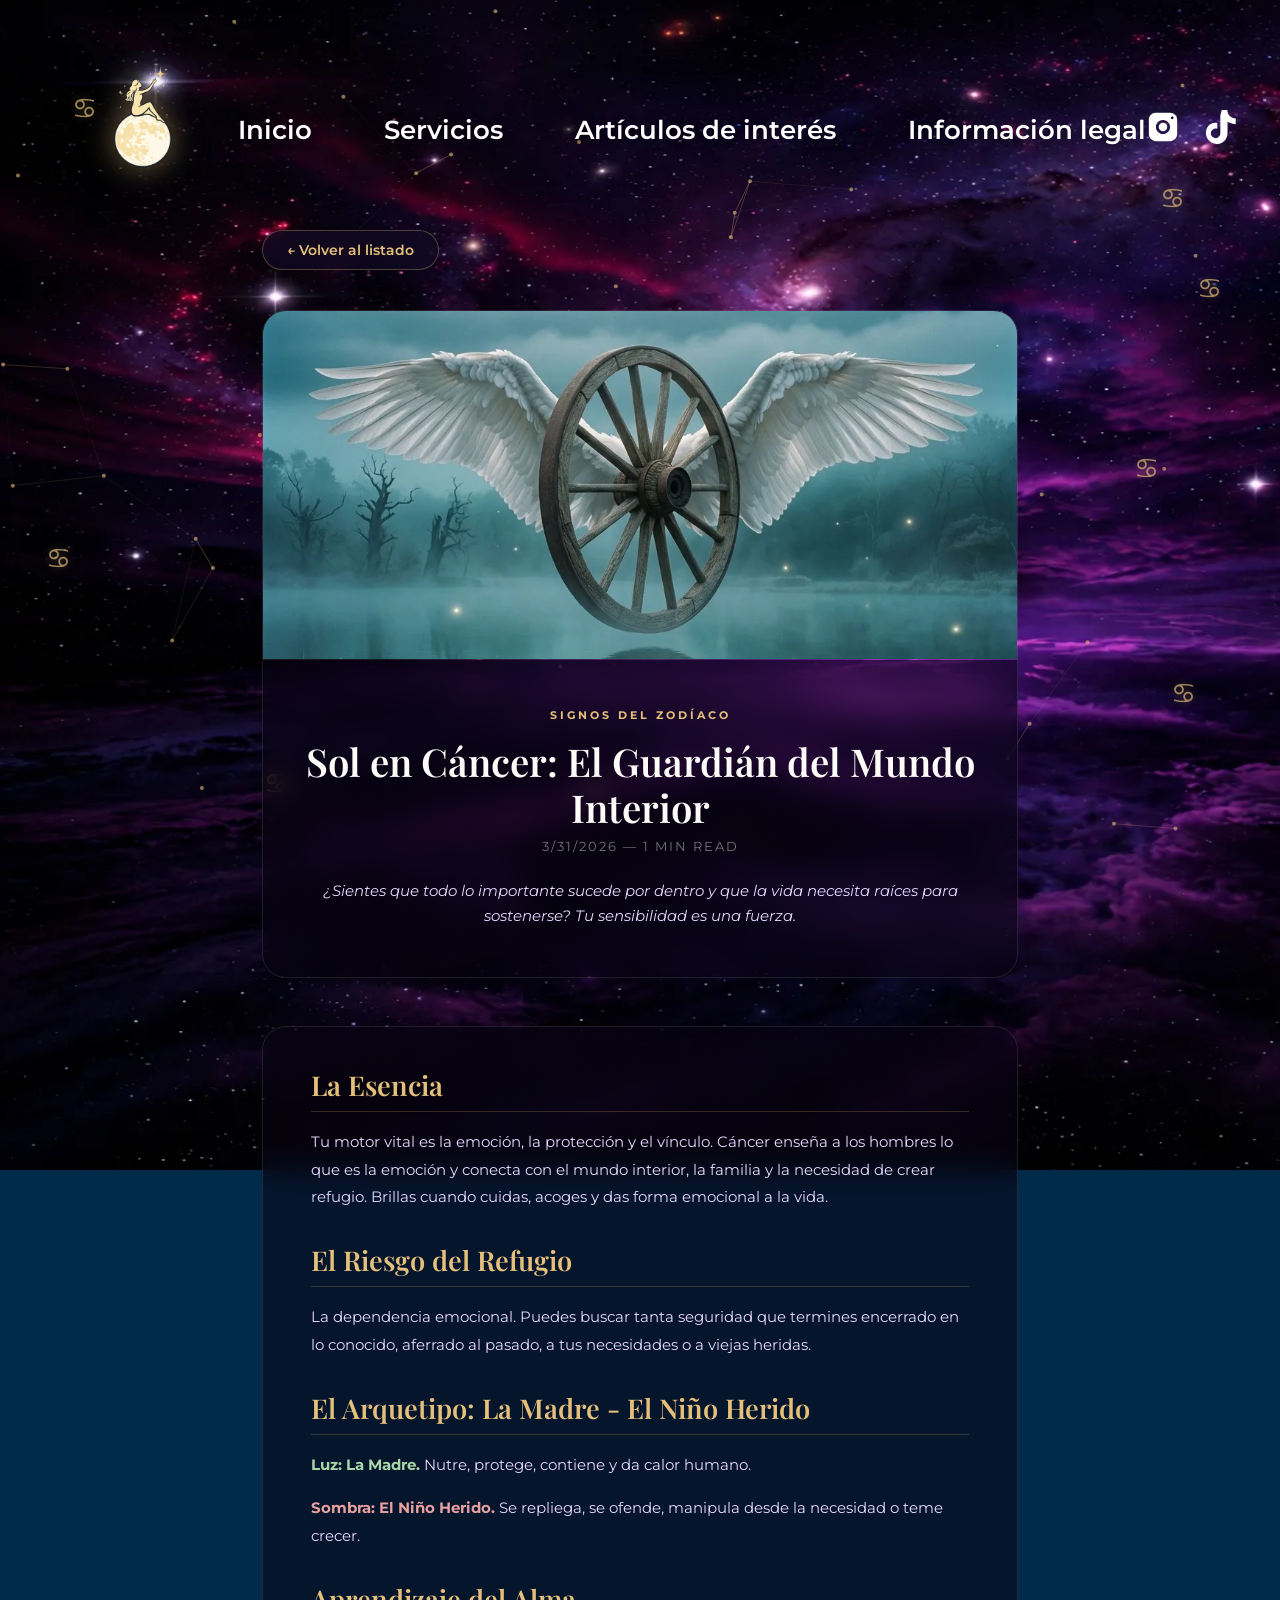
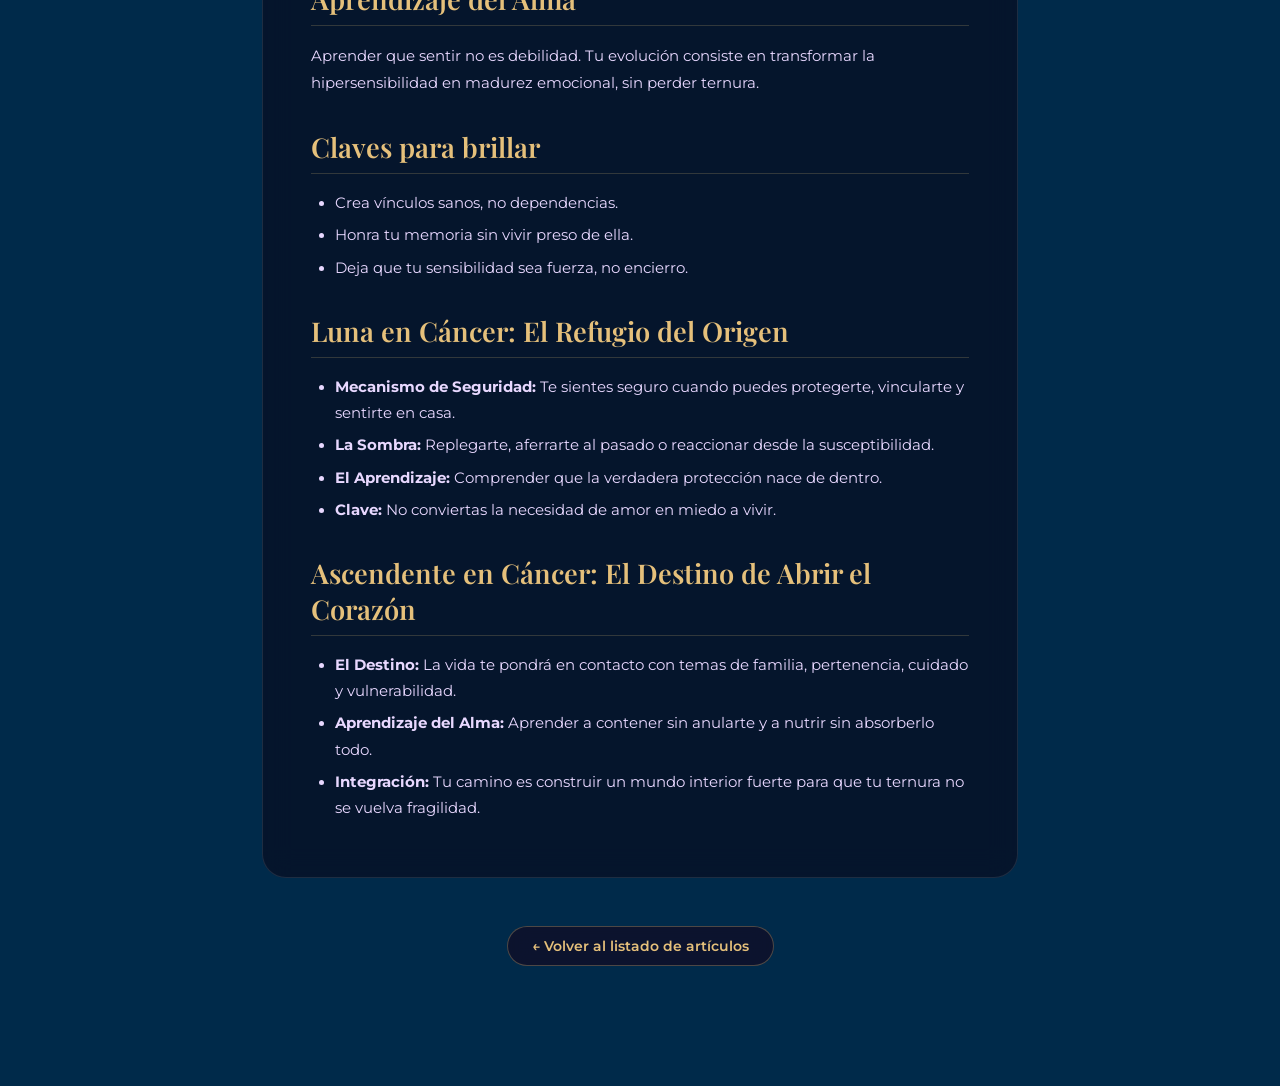
<file: blog/cancer.html>
<!DOCTYPE html>
<html lang="es">
<head>
    <meta charset="UTF-8">
    <meta name="viewport" content="width=device-width, initial-scale=1.0">
    <title>Cáncer: Sol, Luna y Ascendente | Las Estrellas te Guían</title>
    <meta name="description" content="Si eres Cáncer de Sol, Luna o Ascendente, descubre tu esencia como El Guardián del Mundo Interior.">
    <link rel="preconnect" href="https://fonts.googleapis.com">
    <link rel="preconnect" href="https://fonts.gstatic.com" crossorigin>
    <link href="https://fonts.googleapis.com/css2?family=Playfair+Display:wght@400;600&family=Montserrat:wght@400;600&display=swap" rel="stylesheet">
    <style>
        :root{--gold:#E5C07B;--main-text:#FDFBF7;--text-muted:#e8d8ff;--btn-bg:#0f0a21;}
        *{margin:0;padding:0;box-sizing:border-box;scroll-behavior:smooth;}
        @keyframes driftClouds{0%{background-position:left center}50%{background-position:right center}100%{background-position:left center}}
        body{background-color:#002a4a;background-image:url('../fondo_nubes.webp');background-size:130vw 130vh;background-repeat:no-repeat;background-attachment:fixed;animation:driftClouds 80s ease-in-out infinite;font-family:'Montserrat',sans-serif;color:var(--main-text);min-height:100vh;overflow-x:hidden;}
        #interactive-layer{position:fixed;top:0;left:0;width:100vw;height:100vh;z-index:1;pointer-events:none;}
        h1,h2,h3{font-family:'Playfair Display',serif;color:var(--main-text);}
        header{display:flex;justify-content:space-between;align-items:center;padding:2rem 3rem;max-width:1400px;margin:0 auto;position:absolute;left:50%;transform:translateX(-50%);width:100%;z-index:100;}
        .logo img{height:190px;width:auto;filter:drop-shadow(0 0 15px rgba(229,192,123,0.5));transition:transform 0.3s;}
        .logo:hover img{transform:scale(1.05);}
        nav ul{display:flex;list-style:none;gap:4.5rem;}
        nav a{text-decoration:none;color:#fff;font-size:1.65rem;font-weight:600;text-shadow:0 2px 10px rgba(0,0,0,0.5);transition:opacity 0.3s;white-space:nowrap;}
        nav a:hover{opacity:0.8;}
        .social-icons{display:flex;gap:1.5rem;align-items:center;}
        .social-icons svg{width:34px;height:34px;fill:#fff;cursor:pointer;transition:opacity 0.3s;}
        .social-icons svg:hover{opacity:0.7;}
        #zodiac-layer{position:fixed;top:0;left:0;width:100vw;height:100vh;pointer-events:none;z-index:2;}
        @keyframes floatA{0%{transform:translateY(0) translateX(0)}25%{transform:translateY(-18px) translateX(10px)}75%{transform:translateY(-22px) translateX(6px)}100%{transform:translateY(0) translateX(0)}}
        @keyframes floatB{0%{transform:translateY(0) translateX(0)}40%{transform:translateY(14px) translateX(-9px)}100%{transform:translateY(0) translateX(0)}}
        @keyframes floatC{0%{transform:translateY(0) translateX(0)}50%{transform:translateY(-20px) translateX(-10px)}100%{transform:translateY(0) translateX(0)}}
        .zodiac-icon{position:absolute;width:40px;height:40px;cursor:grab;filter:drop-shadow(0 0 5px rgba(229,192,123,0.4));pointer-events:auto;touch-action:none;opacity:0.7;}
        .zodiac-icon:nth-child(1){animation:floatA 18s ease-in-out infinite}
        .zodiac-icon:nth-child(2){animation:floatB 22s ease-in-out infinite}
        .zodiac-icon:nth-child(3){animation:floatC 20s ease-in-out infinite}
        .zodiac-icon:nth-child(4){animation:floatA 24s ease-in-out infinite reverse}
        .zodiac-icon:nth-child(5){animation:floatB 19s ease-in-out infinite}
        .zodiac-icon:nth-child(6){animation:floatC 26s ease-in-out infinite reverse}
        .zodiac-icon:nth-child(7){animation:floatA 21s ease-in-out infinite}
        .zodiac-icon:nth-child(8){animation:floatB 17s ease-in-out infinite reverse}
        main{position:relative;z-index:10;max-width:820px;margin:0 auto;padding:230px 2rem 5rem;pointer-events:none;}
        main *{pointer-events:auto;}
        .article-hero-img{width:100%;height:350px;object-fit:cover;border-radius:24px 24px 0 0;border:1px solid rgba(255,255,255,0.1);display:block;}
        .article-hero-content{text-align:center;padding:3rem 2rem;background:rgba(10,5,20,0.55);backdrop-filter:blur(14px);border-radius:0 0 24px 24px;border:1px solid rgba(255,255,255,0.1);border-top:none;margin-bottom:3rem;}
        .hero-tag{font-size:0.7rem;font-weight:700;letter-spacing:3px;color:var(--gold);text-transform:uppercase;margin-bottom:1rem;display:block;}
        .article-hero-content h1{font-size:clamp(1.8rem, 6vw, 2.4rem);font-weight:600;margin-bottom:0.5rem;line-height:1.2;}
        .article-meta {
            font-size: 0.8rem; color: rgba(253, 251, 247, 0.45);
            text-transform: uppercase; letter-spacing: 2px;
            margin-bottom: 1.5rem;
        }
        .hero-intro{font-size:0.95rem;line-height:1.7;color:var(--text-muted);font-style:italic;}
        .back-btn{display:inline-flex;align-items:center;gap:0.5rem;background:rgba(18,10,35,0.7);border:1px solid rgba(229,192,123,0.3);color:var(--gold);text-decoration:none;padding:0.7rem 1.5rem;border-radius:30px;font-size:0.85rem;font-weight:600;margin-bottom:2.5rem;transition:all 0.3s;backdrop-filter:blur(10px);}
        .back-btn:hover{background:rgba(229,192,123,0.15);border-color:var(--gold);}
        .article-content{background:rgba(10,5,20,0.55);backdrop-filter:blur(14px);border-radius:24px;border:1px solid rgba(255,255,255,0.1);padding:2.5rem 3rem;}
        .article-content h2{font-size:1.7rem;font-weight:600;color:var(--gold);margin:2rem 0 1rem;border-bottom:1px solid rgba(229,192,123,0.2);padding-bottom:0.5rem;}
        .article-content h2:first-child{margin-top:0;}
        .article-content p{font-size:0.95rem;line-height:1.8;color:var(--text-muted);margin-bottom:1rem;}
        .article-content ul{margin:0.5rem 0 1rem 1.5rem;}
        .article-content li{font-size:0.93rem;line-height:1.75;color:var(--text-muted);margin-bottom:0.4rem;}
        .label-luz{color:#a8d8a8;font-weight:700;}
        .label-sombra{color:#e8a0a0;font-weight:700;}
        .back-bottom{text-align:center;margin-top:3rem;}
        @media (max-width: 900px) {
            header { padding: 1.5rem 2rem; flex-direction: column; gap: 1.5rem; position: relative; transform: none; left: 0; }
            .logo img { height: 150px; }
            nav ul { gap: 1.5rem; flex-wrap: wrap; justify-content: center; }
            nav a { font-size: 1.3rem; }
            main { padding-top: 2rem; }
            .article-hero-img { height: 250px; }
            .article-hero-content { padding: 2rem 1.5rem; }
            .article-content { padding: 2rem 1.5rem; }
        }
        @media (max-width: 600px) {
            header { padding: 1rem; gap: 1rem; }
            .logo img { height: 110px; }
            nav a { font-size: 1.1rem; }
            nav ul { gap: 1rem; }
            .article-hero-img { height: 200px; }
            .article-hero-content h1 { font-size: 1.6rem; }
            .article-content h2 { font-size: 1.4rem; }
        }
        .icon-defs{display:none;}
    </style>
</head>
<body>
<svg class="icon-defs">
    <symbol id="icon-ig" viewBox="0 0 24 24"><path d="M7 2C4.24 2 2 4.24 2 7V17C2 19.76 4.24 22 7 22H17C19.76 22 22 19.76 22 17V7C22 4.24 19.76 2 17 2H7ZM12 7C14.76 7 17 9.24 17 12C17 14.76 14.76 17 12 17C9.24 17 7 14.76 7 12C7 9.24 9.24 7 12 7ZM18.5 4.5C19.05 4.5 19.5 4.95 19.5 5.5C19.5 6.05 19.05 6.5 18.5 6.5C17.95 6.5 17.5 6.05 17.5 5.5C17.5 4.95 17.95 4.5 18.5 4.5ZM12 9C10.34 9 9 10.34 9 12C9 13.66 10.34 15 12 15C13.66 15 15 13.66 15 12C15 10.34 13.66 9 12 9Z"/></symbol>
    <symbol id="icon-tk" viewBox="0 0 24 24"><path d="M12.525.02c1.31-.02 2.61-.01 3.91-.02.08 1.53.63 3.09 1.75 4.17 1.12 1.11 2.7 1.62 4.24 1.79v4.03c-1.44-.05-2.89-.35-4.2-.97-.57-.26-1.1-.59-1.62-.93-.01 2.92.01 5.84-.02 8.75-.08 1.4-.54 2.79-1.35 3.94-1.31 1.92-3.58 3.17-5.91 3.21-1.43.08-2.86-.31-4.08-1.03-2.02-1.12-3.44-3.17-3.79-5.46-.22-1.46-.05-2.96.48-4.33.68-1.74 2.04-3.17 3.82-3.81 1.15-.4 2.4-.49 3.61-.26v4.06c-1.36-.26-2.86.13-3.76 1.19-.88.94-1.07 2.42-.51 3.56.54 1.25 1.91 2.06 3.25 1.99 1.66-.08 3.03-1.43 3.14-3.08.1-4.36.03-8.73.05-13.1z"/></symbol>
    <symbol id="icon-cancer" viewBox="0 0 100 100"><text x="50" y="70" font-size="70" font-family="'Segoe UI Symbol',Arial,sans-serif" fill="#E5C07B" text-anchor="middle">♋&#xFE0E;</text></symbol>
</svg>
<canvas id="interactive-layer"></canvas>
<div id="zodiac-layer">
    <svg class="zodiac-icon" style="top:10%;left:5%"><use href="#icon-cancer"/></svg>
    <svg class="zodiac-icon" style="top:30%;right:4%"><use href="#icon-cancer"/></svg>
    <svg class="zodiac-icon" style="top:60%;left:3%"><use href="#icon-cancer"/></svg>
    <svg class="zodiac-icon" style="top:75%;right:6%"><use href="#icon-cancer"/></svg>
    <svg class="zodiac-icon" style="top:50%;left:88%"><use href="#icon-cancer"/></svg>
    <svg class="zodiac-icon" style="bottom:10%;left:45%"><use href="#icon-cancer"/></svg>
    <svg class="zodiac-icon" style="top:20%;left:90%"><use href="#icon-cancer"/></svg>
    <svg class="zodiac-icon" style="top:85%;left:20%"><use href="#icon-cancer"/></svg>
</div>
<header>
    <div class="logo"><a href="../index.html"><img src="../logo_silvia.webp" alt="Las Estrellas te Guían"></a></div>
    <nav><ul>
        <li><a href="../index.html">Inicio</a></li>
        <li><a href="../servicios.html">Servicios</a></li>
        <li><a href="../articulos.html">Artículos de interés</a></li>
        <li><a href="../legal.html">Información legal</a></li>
    </ul></nav>
    <div class="social-icons">
        <a href="https://www.instagram.com/unacitaconlasestrellas/" target="_blank" rel="noopener noreferrer" aria-label="Instagram"><svg><use href="#icon-ig"/></svg></a>
        <a href="https://www.tiktok.com/@unacitaconlasestrellas" target="_blank" rel="noopener noreferrer" aria-label="TikTok"><svg><use href="#icon-tk"/></svg></a>
    </div>
</header>

<main>
    <a href="../articulos.html" class="back-btn">← Volver al listado</a>

    <img src="../art_cancer.webp" alt="Cáncer" class="article-hero-img">
    <div class="article-hero-content">
        <span class="hero-tag">Signos del Zodíaco</span>
        <h1>Sol en Cáncer: El Guardián del Mundo Interior</h1>
        <div class="article-meta">3/31/2026 — 1 min read</div>
        <p class="hero-intro">¿Sientes que todo lo importante sucede por dentro y que la vida necesita raíces para sostenerse? Tu sensibilidad es una fuerza.</p>
    </div>

    <div class="article-content">

        <h2>La Esencia</h2>
        <p>Tu motor vital es la emoción, la protección y el vínculo. Cáncer enseña a los hombres lo que es la emoción y conecta con el mundo interior, la familia y la necesidad de crear refugio. Brillas cuando cuidas, acoges y das forma emocional a la vida.</p>

        <h2>El Riesgo del Refugio</h2>
        <p>La dependencia emocional. Puedes buscar tanta seguridad que termines encerrado en lo conocido, aferrado al pasado, a tus necesidades o a viejas heridas.</p>

        <h2>El Arquetipo: La Madre - El Niño Herido</h2>
        <p><span class="label-luz">Luz: La Madre.</span> Nutre, protege, contiene y da calor humano.</p>
        <p><span class="label-sombra">Sombra: El Niño Herido.</span> Se repliega, se ofende, manipula desde la necesidad o teme crecer.</p>

        <h2>Aprendizaje del Alma</h2>
        <p>Aprender que sentir no es debilidad. Tu evolución consiste en transformar la hipersensibilidad en madurez emocional, sin perder ternura.</p>

        <h2>Claves para brillar</h2>
        <ul>
            <li>Crea vínculos sanos, no dependencias.</li>
            <li>Honra tu memoria sin vivir preso de ella.</li>
            <li>Deja que tu sensibilidad sea fuerza, no encierro.</li>
        </ul>

        <h2>Luna en Cáncer: El Refugio del Origen</h2>
        <ul>
            <li><strong>Mecanismo de Seguridad:</strong> Te sientes seguro cuando puedes protegerte, vincularte y sentirte en casa.</li>
            <li><strong>La Sombra:</strong> Replegarte, aferrarte al pasado o reaccionar desde la susceptibilidad.</li>
            <li><strong>El Aprendizaje:</strong> Comprender que la verdadera protección nace de dentro.</li>
            <li><strong>Clave:</strong> No conviertas la necesidad de amor en miedo a vivir.</li>
        </ul>

        <h2>Ascendente en Cáncer: El Destino de Abrir el Corazón</h2>
        <ul>
            <li><strong>El Destino:</strong> La vida te pondrá en contacto con temas de familia, pertenencia, cuidado y vulnerabilidad.</li>
            <li><strong>Aprendizaje del Alma:</strong> Aprender a contener sin anularte y a nutrir sin absorberlo todo.</li>
            <li><strong>Integración:</strong> Tu camino es construir un mundo interior fuerte para que tu ternura no se vuelva fragilidad.</li>
        </ul>

    </div>

    <div class="back-bottom">
        <a href="../articulos.html" class="back-btn">← Volver al listado de artículos</a>
    </div>
</main>

<script>
    const canvas=document.getElementById('interactive-layer');const ctx=canvas.getContext('2d');let cw=canvas.width=window.innerWidth,ch=canvas.height=window.innerHeight,mouseX=-1000,mouseY=-1000,trails=[],nodes=[];
    window.addEventListener('resize',()=>{cw=canvas.width=window.innerWidth;ch=canvas.height=window.innerHeight;initNodes();});
    document.addEventListener('mousemove',e=>{mouseX=e.clientX;mouseY=e.clientY;trails.push({x:mouseX,y:mouseY,alpha:0.8});});
    function initNodes(){nodes=[];for(let i=0;i<50;i++)nodes.push({x:Math.random()*cw,y:Math.random()*ch,vx:(Math.random()-.5)*.3,vy:(Math.random()-.5)*.3});}
    initNodes();
    const dragEls=document.querySelectorAll('.zodiac-icon');let activeEl=null,iX,iY;
    dragEls.forEach(el=>{el.addEventListener('mousedown',dS);el.addEventListener('touchstart',dS,{passive:false});});
    document.addEventListener('mousemove',dG);document.addEventListener('touchmove',dG,{passive:false});
    document.addEventListener('mouseup',dE);document.addEventListener('touchend',dE);
    function dS(e){if(e.target.closest('.zodiac-icon')){activeEl=e.target.closest('.zodiac-icon');activeEl.style.animation='none';activeEl.style.zIndex='100';iX=e.touches?e.touches[0].clientX:iX;iY=e.touches?e.touches[0].clientY:iY;}}
    function dG(e){if(!activeEl)return;e.preventDefault();const x=e.touches?e.touches[0].clientX:e.clientX,y=e.touches?e.touches[0].clientY:e.clientY,dx=x-iX,dy=y-iY;iX=x;iY=y;const l=parseFloat(window.getComputedStyle(activeEl).left)||0,t=parseFloat(window.getComputedStyle(activeEl).top)||0;activeEl.style.left=(l+dx)+'px';activeEl.style.top=(t+dy)+'px';activeEl.style.right='auto';activeEl.style.bottom='auto';}
    function dE(){if(activeEl){activeEl.style.animation='';activeEl.style.zIndex='unset';}activeEl=null;}
    function render(){ctx.clearRect(0,0,cw,ch);for(let i=0;i<nodes.length;i++){for(let j=i+1;j<nodes.length;j++){const dist=Math.hypot(nodes[i].x-nodes[j].x,nodes[i].y-nodes[j].y);if(dist<130){const a=(1-dist/130)*0.4;ctx.beginPath();ctx.moveTo(nodes[i].x,nodes[i].y);ctx.lineTo(nodes[j].x,nodes[j].y);ctx.strokeStyle=`rgba(229,192,123,${a})`;ctx.lineWidth=1;ctx.stroke();}}}for(let i=0;i<nodes.length;i++){nodes[i].x+=nodes[i].vx;nodes[i].y+=nodes[i].vy;if(nodes[i].x<0||nodes[i].x>cw)nodes[i].vx*=-1;if(nodes[i].y<0||nodes[i].y>ch)nodes[i].vy*=-1;ctx.beginPath();ctx.arc(nodes[i].x,nodes[i].y,2,0,Math.PI*2);ctx.fillStyle='rgba(229,192,123,0.6)';ctx.fill();}trails=trails.filter(t=>t.alpha>0);trails.forEach(t=>{ctx.beginPath();ctx.arc(t.x,t.y,3,0,Math.PI*2);ctx.fillStyle=`rgba(229,192,123,${t.alpha})`;ctx.fill();t.alpha-=0.02;});requestAnimationFrame(render);}
    render();
</script>
</body>
</html>
</file>
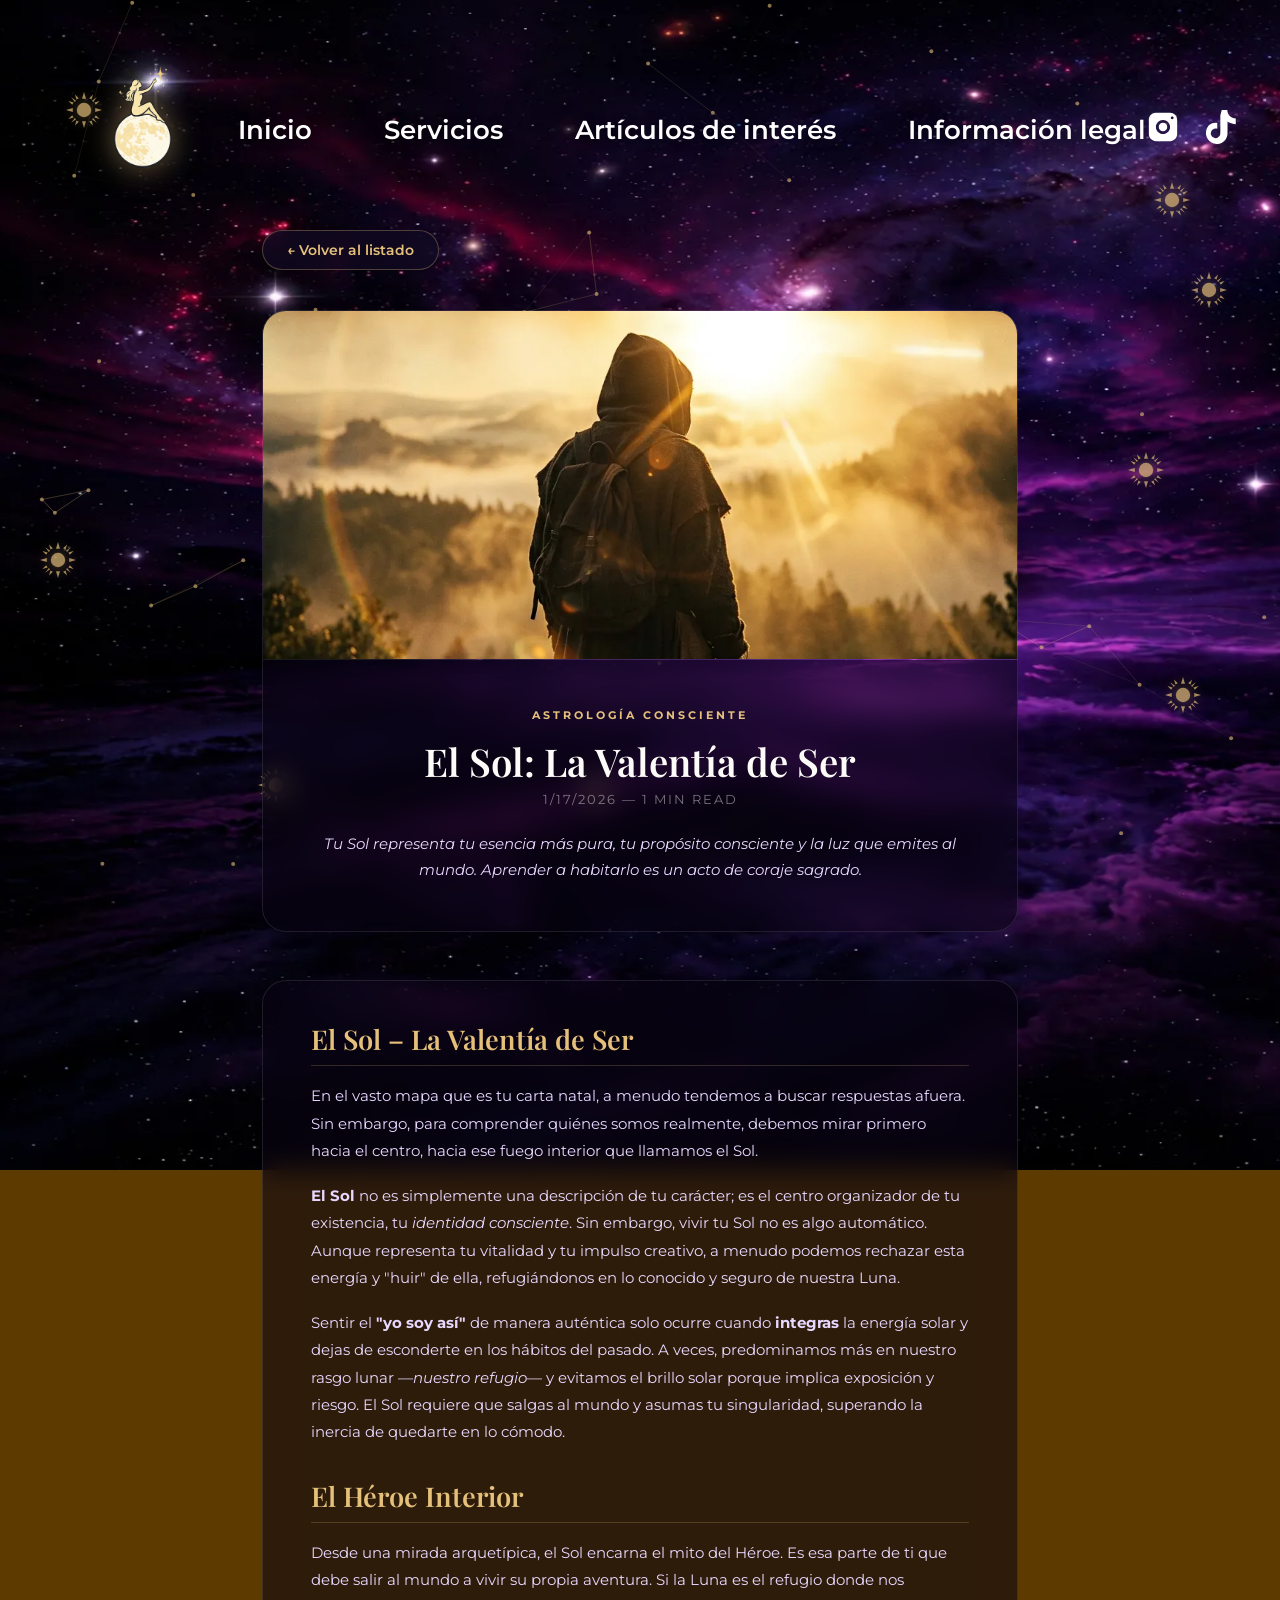
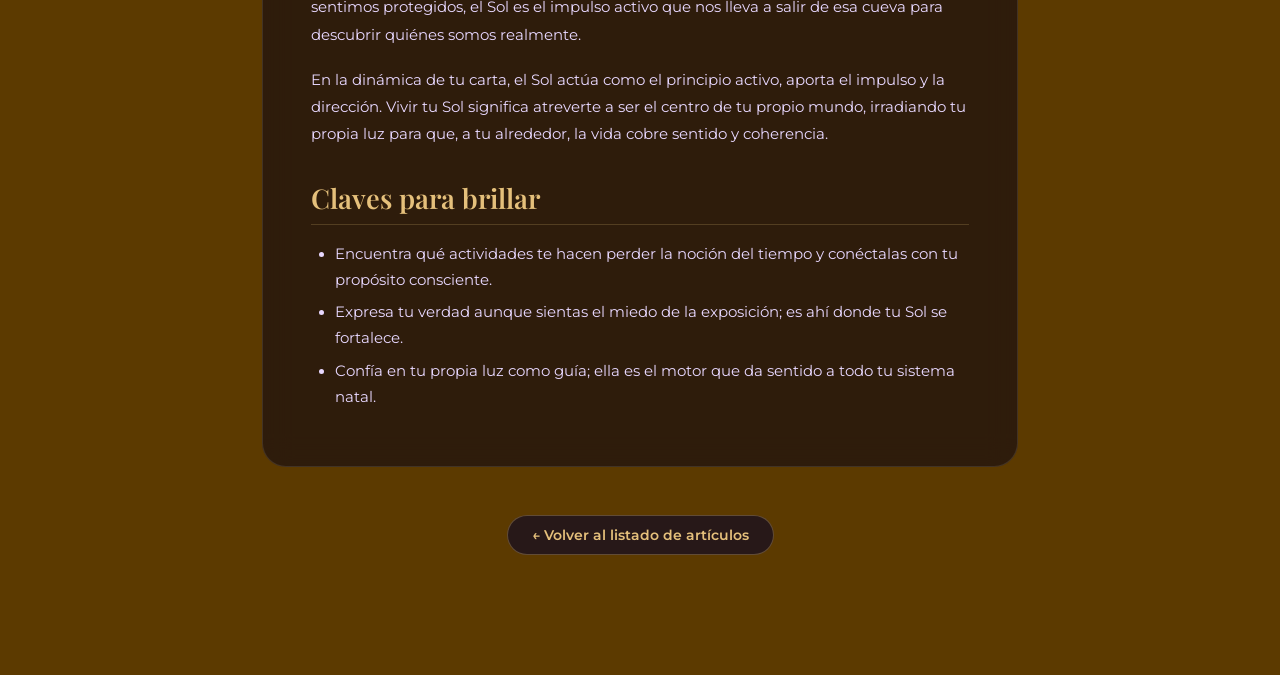
<file: blog/el-sol.html>
<!DOCTYPE html>
<html lang="es">
<head>
    <meta charset="UTF-8">
    <meta name="viewport" content="width=device-width, initial-scale=1.0">
    <title>El Sol: La Valentía de Ser | Las Estrellas te Guían</title>
    <meta name="description" content="Descubre el significado de tu Sol en la carta natal: tu esencia, tu propósito y el coraje de brillar con luz propia.">
    <link rel="preconnect" href="https://fonts.googleapis.com">
    <link rel="preconnect" href="https://fonts.gstatic.com" crossorigin>
    <link href="https://fonts.googleapis.com/css2?family=Playfair+Display:wght@400;600&family=Montserrat:wght@400;600&display=swap" rel="stylesheet">
    <style>
        :root{--gold:#E5C07B;--main-text:#FDFBF7;--text-muted:#e8d8ff;--btn-bg:#0f0a21;}
        *{margin:0;padding:0;box-sizing:border-box;scroll-behavior:smooth;}
        @keyframes driftClouds{0%{background-position:left center}50%{background-position:right center}100%{background-position:left center}}
        body{background-color:#5c3a00;background-image:url('../fondo_nubes.webp');background-size:130vw 130vh;background-repeat:no-repeat;background-attachment:fixed;animation:driftClouds 80s ease-in-out infinite;font-family:'Montserrat',sans-serif;color:var(--main-text);min-height:100vh;overflow-x:hidden;}
        #interactive-layer{position:fixed;top:0;left:0;width:100vw;height:100vh;z-index:1;pointer-events:none;}
        h1,h2,h3{font-family:'Playfair Display',serif;color:var(--main-text);}
        header{display:flex;justify-content:space-between;align-items:center;padding:2rem 3rem;max-width:1400px;margin:0 auto;position:absolute;left:50%;transform:translateX(-50%);width:100%;z-index:100;}
        .logo img{height:190px;width:auto;filter:drop-shadow(0 0 15px rgba(229,192,123,0.5));transition:transform 0.3s;}
        .logo:hover img{transform:scale(1.05);}
        nav ul{display:flex;list-style:none;gap:4.5rem;}
        nav a{text-decoration:none;color:#fff;font-size:1.65rem;font-weight:600;text-shadow:0 2px 10px rgba(0,0,0,0.5);transition:opacity 0.3s;white-space:nowrap;}
        nav a:hover{opacity:0.8;}
        .social-icons{display:flex;gap:1.5rem;align-items:center;}
        .social-icons svg{width:34px;height:34px;fill:#fff;cursor:pointer;transition:opacity 0.3s;}
        .social-icons svg:hover{opacity:0.7;}
        #zodiac-layer{position:fixed;top:0;left:0;width:100vw;height:100vh;pointer-events:none;z-index:2;}
        @keyframes floatA{0%{transform:translateY(0) translateX(0)}25%{transform:translateY(-18px) translateX(10px)}75%{transform:translateY(-22px) translateX(6px)}100%{transform:translateY(0) translateX(0)}}
        @keyframes floatB{0%{transform:translateY(0) translateX(0)}40%{transform:translateY(14px) translateX(-9px)}100%{transform:translateY(0) translateX(0)}}
        @keyframes floatC{0%{transform:translateY(0) translateX(0)}50%{transform:translateY(-20px) translateX(-10px)}100%{transform:translateY(0) translateX(0)}}
        .zodiac-icon{position:absolute;width:40px;height:40px;cursor:grab;filter:drop-shadow(0 0 5px rgba(229,192,123,0.4));pointer-events:auto;touch-action:none;opacity:0.7;}
        .zodiac-icon:nth-child(1){animation:floatA 18s ease-in-out infinite}
        .zodiac-icon:nth-child(2){animation:floatB 22s ease-in-out infinite}
        .zodiac-icon:nth-child(3){animation:floatC 20s ease-in-out infinite}
        .zodiac-icon:nth-child(4){animation:floatA 24s ease-in-out infinite reverse}
        .zodiac-icon:nth-child(5){animation:floatB 19s ease-in-out infinite}
        .zodiac-icon:nth-child(6){animation:floatC 26s ease-in-out infinite reverse}
        .zodiac-icon:nth-child(7){animation:floatA 21s ease-in-out infinite}
        .zodiac-icon:nth-child(8){animation:floatB 17s ease-in-out infinite reverse}
        main{position:relative;z-index:10;max-width:820px;margin:0 auto;padding:230px 2rem 5rem;pointer-events:none;}
        main *{pointer-events:auto;}
        .article-hero-img{width:100%;height:350px;object-fit:cover;border-radius:24px 24px 0 0;border:1px solid rgba(255,255,255,0.1);display:block;}
        .article-hero-content{text-align:center;padding:3rem 2rem;background:rgba(10,5,20,0.55);backdrop-filter:blur(14px);border-radius:0 0 24px 24px;border:1px solid rgba(255,255,255,0.1);border-top:none;margin-bottom:3rem;}
        .hero-tag{font-size:0.7rem;font-weight:700;letter-spacing:3px;color:var(--gold);text-transform:uppercase;margin-bottom:1rem;display:block;}
        .article-hero-content h1{font-size:clamp(1.8rem, 6vw, 2.4rem);font-weight:600;margin-bottom:0.5rem;line-height:1.2;}
        .article-meta {
            font-size: 0.8rem; color: rgba(253, 251, 247, 0.45);
            text-transform: uppercase; letter-spacing: 2px;
            margin-bottom: 1.5rem;
        }
        .hero-intro{font-size:0.95rem;line-height:1.7;color:var(--text-muted);font-style:italic;}
        .back-btn{display:inline-flex;align-items:center;gap:0.5rem;background:rgba(18,10,35,0.7);border:1px solid rgba(229,192,123,0.3);color:var(--gold);text-decoration:none;padding:0.7rem 1.5rem;border-radius:30px;font-size:0.85rem;font-weight:600;margin-bottom:2.5rem;transition:all 0.3s;backdrop-filter:blur(10px);}
        .back-btn:hover{background:rgba(229,192,123,0.15);border-color:var(--gold);}
        .article-content{background:rgba(10,5,20,0.55);backdrop-filter:blur(14px);border-radius:24px;border:1px solid rgba(255,255,255,0.1);padding:2.5rem 3rem;}
        .article-content h2{font-size:1.7rem;font-weight:600;color:var(--gold);margin:2rem 0 1rem;border-bottom:1px solid rgba(229,192,123,0.2);padding-bottom:0.5rem;}
        .article-content h2:first-child{margin-top:0;}
        .article-content p{font-size:0.95rem;line-height:1.8;color:var(--text-muted);margin-bottom:1.1rem;}
        .article-content ul{margin:0.5rem 0 1rem 1.5rem;}
        .article-content li{font-size:0.93rem;line-height:1.75;color:var(--text-muted);margin-bottom:0.4rem;}
        .label-luz{color:#a8d8a8;font-weight:700;}
        .label-sombra{color:#e8a0a0;font-weight:700;}
        .back-bottom{text-align:center;margin-top:3rem;}
        @media (max-width: 900px) {
            header { padding: 1.5rem 2rem; flex-direction: column; gap: 1.5rem; position: relative; transform: none; left: 0; }
            .logo img { height: 150px; }
            nav ul { gap: 1.5rem; flex-wrap: wrap; justify-content: center; }
            nav a { font-size: 1.3rem; }
            main { padding-top: 2rem; }
            .article-hero-img { height: 250px; }
            .article-hero-content { padding: 2rem 1.5rem; }
            .article-content { padding: 2rem 1.5rem; }
        }
        @media (max-width: 600px) {
            header { padding: 1rem; gap: 1rem; }
            .logo img { height: 110px; }
            nav a { font-size: 1.1rem; }
            nav ul { gap: 1rem; }
            .article-hero-img { height: 200px; }
            .article-hero-content h1 { font-size: 1.6rem; }
            .article-content h2 { font-size: 1.4rem; }
        }
        .icon-defs{display:none;}
    </style>
</head>
<body>
<svg class="icon-defs">
    <symbol id="icon-ig" viewBox="0 0 24 24"><path d="M7 2C4.24 2 2 4.24 2 7V17C2 19.76 4.24 22 7 22H17C19.76 22 22 19.76 22 17V7C22 4.24 19.76 2 17 2H7ZM12 7C14.76 7 17 9.24 17 12C17 14.76 14.76 17 12 17C9.24 17 7 14.76 7 12C7 9.24 9.24 7 12 7ZM18.5 4.5C19.05 4.5 19.5 4.95 19.5 5.5C19.5 6.05 19.05 6.5 18.5 6.5C17.95 6.5 17.5 6.05 17.5 5.5C17.5 4.95 17.95 4.5 18.5 4.5ZM12 9C10.34 9 9 10.34 9 12C9 13.66 10.34 15 12 15C13.66 15 15 13.66 15 12C15 10.34 13.66 9 12 9Z"/></symbol>
    <symbol id="icon-tk" viewBox="0 0 24 24"><path d="M12.525.02c1.31-.02 2.61-.01 3.91-.02.08 1.53.63 3.09 1.75 4.17 1.12 1.11 2.7 1.62 4.24 1.79v4.03c-1.44-.05-2.89-.35-4.2-.97-.57-.26-1.1-.59-1.62-.93-.01 2.92.01 5.84-.02 8.75-.08 1.4-.54 2.79-1.35 3.94-1.31 1.92-3.58 3.17-5.91 3.21-1.43.08-2.86-.31-4.08-1.03-2.02-1.12-3.44-3.17-3.79-5.46-.22-1.46-.05-2.96.48-4.33.68-1.74 2.04-3.17 3.82-3.81 1.15-.4 2.4-.49 3.61-.26v4.06c-1.36-.26-2.86.13-3.76 1.19-.88.94-1.07 2.42-.51 3.56.54 1.25 1.91 2.06 3.25 1.99 1.66-.08 3.03-1.43 3.14-3.08.1-4.36.03-8.73.05-13.1z"/></symbol>
    <symbol id="icon-sun" viewBox="0 0 100 100">
        <!-- Central circle -->
        <circle cx="50" cy="50" r="18" fill="#E5C07B"/>
        <!-- 12 radiating rays -->
        <g fill="#E5C07B">
            <polygon points="50,5 45,22 55,22"/>
            <polygon points="50,95 45,78 55,78"/>
            <polygon points="5,50 22,45 22,55"/>
            <polygon points="95,50 78,45 78,55"/>
            <polygon points="18.2,18.2 30,27 27,30"/>
            <polygon points="81.8,18.2 70,27 73,30"/>
            <polygon points="18.2,81.8 30,73 27,70"/>
            <polygon points="81.8,81.8 70,73 73,70"/>
            <polygon points="50,5 46.5,18 53.5,18" transform="rotate(30 50 50)"/>
            <polygon points="50,5 46.5,18 53.5,18" transform="rotate(60 50 50)"/>
            <polygon points="50,5 46.5,18 53.5,18" transform="rotate(120 50 50)"/>
            <polygon points="50,5 46.5,18 53.5,18" transform="rotate(150 50 50)"/>
            <polygon points="50,5 46.5,18 53.5,18" transform="rotate(210 50 50)"/>
            <polygon points="50,5 46.5,18 53.5,18" transform="rotate(240 50 50)"/>
            <polygon points="50,5 46.5,18 53.5,18" transform="rotate(300 50 50)"/>
            <polygon points="50,5 46.5,18 53.5,18" transform="rotate(330 50 50)"/>
        </g>
    </symbol>
</svg>
<canvas id="interactive-layer"></canvas>
<div id="zodiac-layer">
    <svg class="zodiac-icon" style="top:10%;left:5%"><use href="#icon-sun"/></svg>
    <svg class="zodiac-icon" style="top:30%;right:4%"><use href="#icon-sun"/></svg>
    <svg class="zodiac-icon" style="top:60%;left:3%"><use href="#icon-sun"/></svg>
    <svg class="zodiac-icon" style="top:75%;right:6%"><use href="#icon-sun"/></svg>
    <svg class="zodiac-icon" style="top:50%;left:88%"><use href="#icon-sun"/></svg>
    <svg class="zodiac-icon" style="bottom:10%;left:45%"><use href="#icon-sun"/></svg>
    <svg class="zodiac-icon" style="top:20%;left:90%"><use href="#icon-sun"/></svg>
    <svg class="zodiac-icon" style="top:85%;left:20%"><use href="#icon-sun"/></svg>
</div>
<header>
    <div class="logo"><a href="../index.html"><img src="../logo_silvia.webp" alt="Las Estrellas te Guían"></a></div>
    <nav><ul>
        <li><a href="../index.html">Inicio</a></li>
        <li><a href="../servicios.html">Servicios</a></li>
        <li><a href="../articulos.html">Artículos de interés</a></li>
        <li><a href="../legal.html">Información legal</a></li>
    </ul></nav>
    <div class="social-icons">
        <a href="https://www.instagram.com/unacitaconlasestrellas/" target="_blank" rel="noopener noreferrer" aria-label="Instagram"><svg><use href="#icon-ig"/></svg></a>
        <a href="https://www.tiktok.com/@unacitaconlasestrellas" target="_blank" rel="noopener noreferrer" aria-label="TikTok"><svg><use href="#icon-tk"/></svg></a>
    </div>
</header>

<main>
    <a href="../articulos.html" class="back-btn">← Volver al listado</a>

    <img src="../art_el_sol.webp" alt="La Valentía de Ser" class="article-hero-img">
    <div class="article-hero-content">
        <span class="hero-tag">Astrología Consciente</span>
        <h1>El Sol: La Valentía de Ser</h1>
        <div class="article-meta">1/17/2026 — 1 min read</div>
        <p class="hero-intro">Tu Sol representa tu esencia más pura, tu propósito consciente y la luz que emites al mundo. Aprender a habitarlo es un acto de coraje sagrado.</p>
    </div>

    <div class="article-content">

        <h2>El Sol – La Valentía de Ser</h2>
        <p>En el vasto mapa que es tu carta natal, a menudo tendemos a buscar respuestas afuera. Sin embargo, para comprender quiénes somos realmente, debemos mirar primero hacia el centro, hacia ese fuego interior que llamamos el Sol.</p>
        <p><strong>El Sol</strong> no es simplemente una descripción de tu carácter; es el centro organizador de tu existencia, tu <em>identidad consciente</em>. Sin embargo, vivir tu Sol no es algo automático. Aunque representa tu vitalidad y tu impulso creativo, a menudo podemos rechazar esta energía y "huir" de ella, refugiándonos en lo conocido y seguro de nuestra Luna.</p>
        <p>Sentir el <strong>"yo soy así"</strong> de manera auténtica solo ocurre cuando <strong>integras</strong> la energía solar y dejas de esconderte en los hábitos del pasado. A veces, predominamos más en nuestro rasgo lunar —<em>nuestro refugio</em>— y evitamos el brillo solar porque implica exposición y riesgo. El Sol requiere que salgas al mundo y asumas tu singularidad, superando la inercia de quedarte en lo cómodo.</p>

        <h2>El Héroe Interior</h2>
        <p>Desde una mirada arquetípica, el Sol encarna el mito del Héroe. Es esa parte de ti que debe salir al mundo a vivir su propia aventura. Si la Luna es el refugio donde nos sentimos protegidos, el Sol es el impulso activo que nos lleva a salir de esa cueva para descubrir quiénes somos realmente.</p>
        <p>En la dinámica de tu carta, el Sol actúa como el principio activo, aporta el impulso y la dirección. Vivir tu Sol significa atreverte a ser el centro de tu propio mundo, irradiando tu propia luz para que, a tu alrededor, la vida cobre sentido y coherencia.</p>

        <h2>Claves para brillar</h2>
        <ul>
            <li>Encuentra qué actividades te hacen perder la noción del tiempo y conéctalas con tu propósito consciente.</li>
            <li>Expresa tu verdad aunque sientas el miedo de la exposición; es ahí donde tu Sol se fortalece.</li>
            <li>Confía en tu propia luz como guía; ella es el motor que da sentido a todo tu sistema natal.</li>
        </ul>

    </div>

    <div class="back-bottom">
        <a href="../articulos.html" class="back-btn">← Volver al listado de artículos</a>
    </div>
</main>

<script>
    const canvas=document.getElementById('interactive-layer');const ctx=canvas.getContext('2d');let cw=canvas.width=window.innerWidth,ch=canvas.height=window.innerHeight,mouseX=-1000,mouseY=-1000,trails=[],nodes=[];
    window.addEventListener('resize',()=>{cw=canvas.width=window.innerWidth;ch=canvas.height=window.innerHeight;initNodes();});
    document.addEventListener('mousemove',e=>{mouseX=e.clientX;mouseY=e.clientY;trails.push({x:mouseX,y:mouseY,alpha:0.8});});
    function initNodes(){nodes=[];for(let i=0;i<50;i++)nodes.push({x:Math.random()*cw,y:Math.random()*ch,vx:(Math.random()-.5)*.3,vy:(Math.random()-.5)*.3});}
    initNodes();
    const dragEls=document.querySelectorAll('.zodiac-icon');let activeEl=null,iX,iY;
    dragEls.forEach(el=>{el.addEventListener('mousedown',dS);el.addEventListener('touchstart',dS,{passive:false});});
    document.addEventListener('mousemove',dG);document.addEventListener('touchmove',dG,{passive:false});
    document.addEventListener('mouseup',dE);document.addEventListener('touchend',dE);
    function dS(e){if(e.target.closest('.zodiac-icon')){activeEl=e.target.closest('.zodiac-icon');activeEl.style.animation='none';activeEl.style.zIndex='100';iX=e.touches?e.touches[0].clientX:iX;iY=e.touches?e.touches[0].clientY:iY;}}
    function dG(e){if(!activeEl)return;e.preventDefault();const x=e.touches?e.touches[0].clientX:e.clientX,y=e.touches?e.touches[0].clientY:e.clientY,dx=x-iX,dy=y-iY;iX=x;iY=y;const l=parseFloat(window.getComputedStyle(activeEl).left)||0,t=parseFloat(window.getComputedStyle(activeEl).top)||0;activeEl.style.left=(l+dx)+'px';activeEl.style.top=(t+dy)+'px';activeEl.style.right='auto';activeEl.style.bottom='auto';}
    function dE(){if(activeEl){activeEl.style.animation='';activeEl.style.zIndex='unset';}activeEl=null;}
    function render(){ctx.clearRect(0,0,cw,ch);for(let i=0;i<nodes.length;i++){for(let j=i+1;j<nodes.length;j++){const dist=Math.hypot(nodes[i].x-nodes[j].x,nodes[i].y-nodes[j].y);if(dist<130){const a=(1-dist/130)*0.4;ctx.beginPath();ctx.moveTo(nodes[i].x,nodes[i].y);ctx.lineTo(nodes[j].x,nodes[j].y);ctx.strokeStyle=`rgba(229,192,123,${a})`;ctx.lineWidth=1;ctx.stroke();}}}for(let i=0;i<nodes.length;i++){nodes[i].x+=nodes[i].vx;nodes[i].y+=nodes[i].vy;if(nodes[i].x<0||nodes[i].x>cw)nodes[i].vx*=-1;if(nodes[i].y<0||nodes[i].y>ch)nodes[i].vy*=-1;ctx.beginPath();ctx.arc(nodes[i].x,nodes[i].y,2.0,0,Math.PI*2);ctx.fillStyle='rgba(229,192,123,0.6)';ctx.fill();}trails=trails.filter(t=>t.alpha>0);trails.forEach(t=>{ctx.beginPath();ctx.arc(t.x,t.y,3,0,Math.PI*2);ctx.fillStyle=`rgba(229,192,123,${t.alpha})`;ctx.fill();t.alpha-=0.02;});requestAnimationFrame(render);}
    render();
</script>
</body>
</html>
</file>
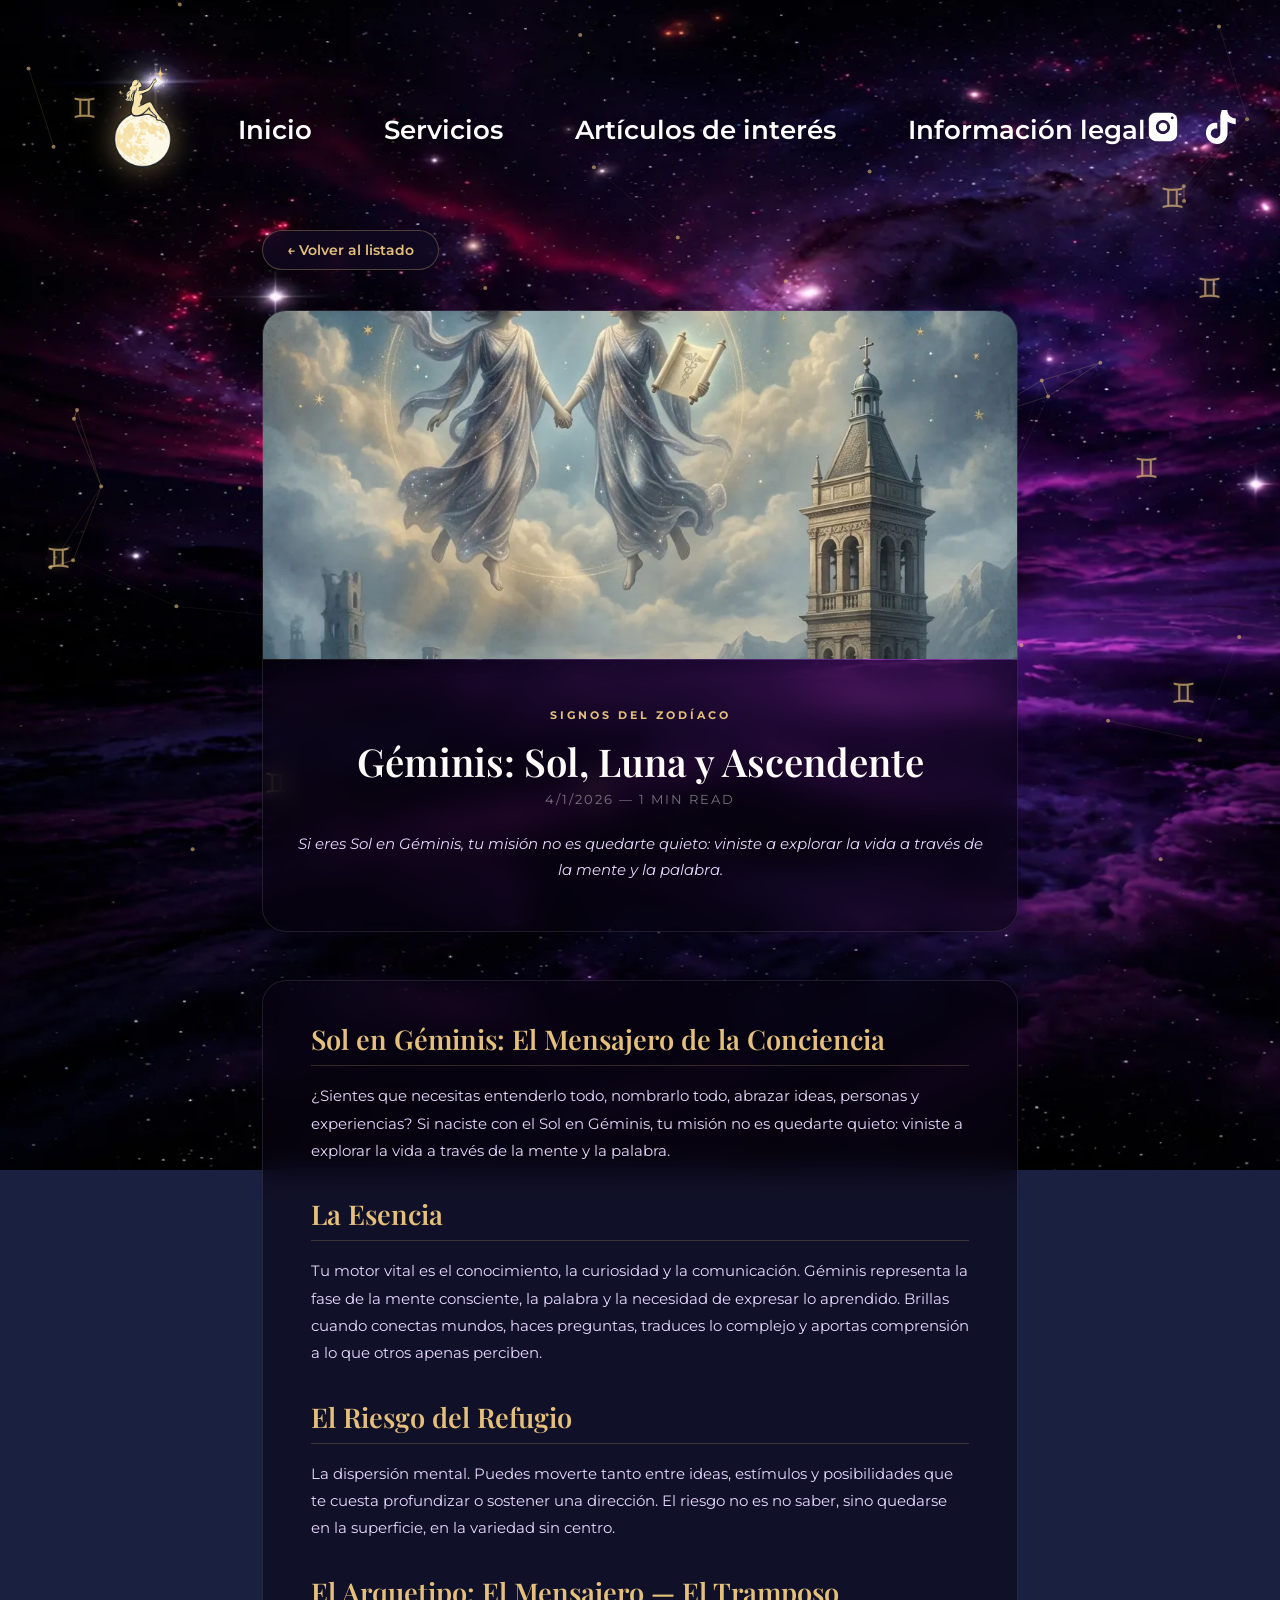
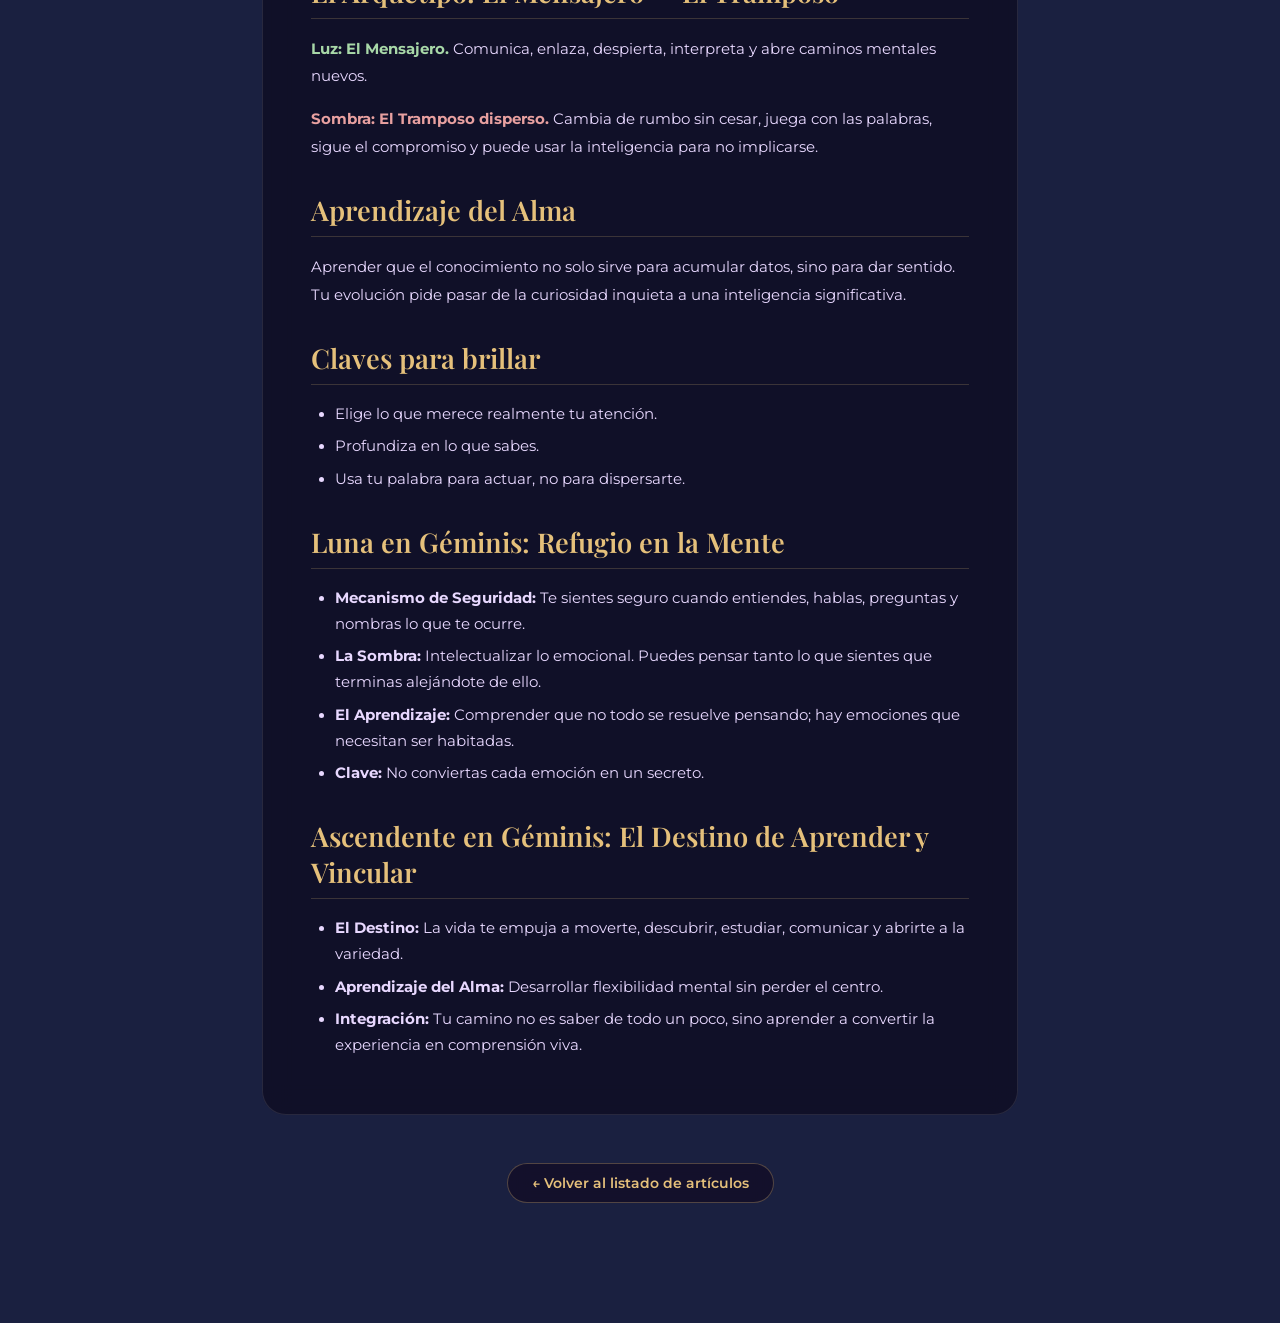
<file: blog/geminis.html>
<!DOCTYPE html>
<html lang="es">
<head>
    <meta charset="UTF-8">
    <meta name="viewport" content="width=device-width, initial-scale=1.0">
    <title>Géminis: Sol, Luna y Ascendente | Las Estrellas te Guían</title>
    <meta name="description" content="Si eres Géminis de Sol, Luna o Ascendente, descubre tu esencia como El Mensajero de la Conciencia.">
    <link rel="preconnect" href="https://fonts.googleapis.com">
    <link rel="preconnect" href="https://fonts.gstatic.com" crossorigin>
    <link href="https://fonts.googleapis.com/css2?family=Playfair+Display:wght@400;600&family=Montserrat:wght@400;600&display=swap" rel="stylesheet">
    <style>
        :root{--gold:#E5C07B;--main-text:#FDFBF7;--text-muted:#e8d8ff;--btn-bg:#0f0a21;}
        *{margin:0;padding:0;box-sizing:border-box;scroll-behavior:smooth;}
        @keyframes driftClouds{0%{background-position:left center}50%{background-position:right center}100%{background-position:left center}}
        body{background-color:#1a2040;background-image:url('../fondo_nubes.webp');background-size:130vw 130vh;background-repeat:no-repeat;background-attachment:fixed;animation:driftClouds 80s ease-in-out infinite;font-family:'Montserrat',sans-serif;color:var(--main-text);min-height:100vh;overflow-x:hidden;}
        #interactive-layer{position:fixed;top:0;left:0;width:100vw;height:100vh;z-index:1;pointer-events:none;}
        h1,h2,h3{font-family:'Playfair Display',serif;color:var(--main-text);}
        header{display:flex;justify-content:space-between;align-items:center;padding:2rem 3rem;max-width:1400px;margin:0 auto;position:absolute;left:50%;transform:translateX(-50%);width:100%;z-index:100;}
        .logo img{height:190px;width:auto;filter:drop-shadow(0 0 15px rgba(229,192,123,0.5));transition:transform 0.3s;}
        .logo:hover img{transform:scale(1.05);}
        nav ul{display:flex;list-style:none;gap:4.5rem;}
        nav a{text-decoration:none;color:#fff;font-size:1.65rem;font-weight:600;text-shadow:0 2px 10px rgba(0,0,0,0.5);transition:opacity 0.3s;white-space:nowrap;}
        nav a:hover{opacity:0.8;}
        .social-icons{display:flex;gap:1.5rem;align-items:center;}
        .social-icons svg{width:34px;height:34px;fill:#fff;cursor:pointer;transition:opacity 0.3s;}
        .social-icons svg:hover{opacity:0.7;}
        #zodiac-layer{position:fixed;top:0;left:0;width:100vw;height:100vh;pointer-events:none;z-index:2;}
        @keyframes floatA{0%{transform:translateY(0) translateX(0)}25%{transform:translateY(-18px) translateX(10px)}75%{transform:translateY(-22px) translateX(6px)}100%{transform:translateY(0) translateX(0)}}
        @keyframes floatB{0%{transform:translateY(0) translateX(0)}40%{transform:translateY(14px) translateX(-9px)}100%{transform:translateY(0) translateX(0)}}
        @keyframes floatC{0%{transform:translateY(0) translateX(0)}50%{transform:translateY(-20px) translateX(-10px)}100%{transform:translateY(0) translateX(0)}}
        .zodiac-icon{position:absolute;width:40px;height:40px;cursor:grab;filter:drop-shadow(0 0 5px rgba(229,192,123,0.4));pointer-events:auto;touch-action:none;opacity:0.7;}
        .zodiac-icon:nth-child(1){animation:floatA 18s ease-in-out infinite}
        .zodiac-icon:nth-child(2){animation:floatB 22s ease-in-out infinite}
        .zodiac-icon:nth-child(3){animation:floatC 20s ease-in-out infinite}
        .zodiac-icon:nth-child(4){animation:floatA 24s ease-in-out infinite reverse}
        .zodiac-icon:nth-child(5){animation:floatB 19s ease-in-out infinite}
        .zodiac-icon:nth-child(6){animation:floatC 26s ease-in-out infinite reverse}
        .zodiac-icon:nth-child(7){animation:floatA 21s ease-in-out infinite}
        .zodiac-icon:nth-child(8){animation:floatB 17s ease-in-out infinite reverse}
        main{position:relative;z-index:10;max-width:820px;margin:0 auto;padding:230px 2rem 5rem;pointer-events:none;}
        main *{pointer-events:auto;}
        .article-hero-img{width:100%;height:350px;object-fit:cover;border-radius:24px 24px 0 0;border:1px solid rgba(255,255,255,0.1);display:block;}
        .article-hero-content{text-align:center;padding:3rem 2rem;background:rgba(10,5,20,0.55);backdrop-filter:blur(14px);border-radius:0 0 24px 24px;border:1px solid rgba(255,255,255,0.1);border-top:none;margin-bottom:3rem;}
        .hero-tag{font-size:0.7rem;font-weight:700;letter-spacing:3px;color:var(--gold);text-transform:uppercase;margin-bottom:1rem;display:block;}
        .article-hero-content h1{font-size:clamp(1.8rem, 6vw, 2.4rem);font-weight:600;margin-bottom:0.5rem;line-height:1.2;}
        .article-meta {
            font-size: 0.8rem; color: rgba(253, 251, 247, 0.45);
            text-transform: uppercase; letter-spacing: 2px;
            margin-bottom: 1.5rem;
        }
        .hero-intro{font-size:0.95rem;line-height:1.7;color:var(--text-muted);font-style:italic;}
        .back-btn{display:inline-flex;align-items:center;gap:0.5rem;background:rgba(18,10,35,0.7);border:1px solid rgba(229,192,123,0.3);color:var(--gold);text-decoration:none;padding:0.7rem 1.5rem;border-radius:30px;font-size:0.85rem;font-weight:600;margin-bottom:2.5rem;transition:all 0.3s;backdrop-filter:blur(10px);}
        .back-btn:hover{background:rgba(229,192,123,0.15);border-color:var(--gold);}
        .article-content{background:rgba(10,5,20,0.55);backdrop-filter:blur(14px);border-radius:24px;border:1px solid rgba(255,255,255,0.1);padding:2.5rem 3rem;}
        .article-content h2{font-size:1.7rem;font-weight:600;color:var(--gold);margin:2rem 0 1rem;border-bottom:1px solid rgba(229,192,123,0.2);padding-bottom:0.5rem;}
        .article-content h2:first-child{margin-top:0;}
        .article-content p{font-size:0.95rem;line-height:1.8;color:var(--text-muted);margin-bottom:1rem;}
        .article-content ul{margin:0.5rem 0 1rem 1.5rem;}
        .article-content li{font-size:0.93rem;line-height:1.75;color:var(--text-muted);margin-bottom:0.4rem;}
        .label-luz{color:#a8d8a8;font-weight:700;}
        .label-sombra{color:#e8a0a0;font-weight:700;}
        .back-bottom{text-align:center;margin-top:3rem;}
        @media (max-width: 900px) {
            header { padding: 1.5rem 2rem; flex-direction: column; gap: 1.5rem; position: relative; transform: none; left: 0; }
            .logo img { height: 150px; }
            nav ul { gap: 1.5rem; flex-wrap: wrap; justify-content: center; }
            nav a { font-size: 1.3rem; }
            main { padding-top: 2rem; }
            .article-hero-img { height: 250px; }
            .article-hero-content { padding: 2rem 1.5rem; }
            .article-content { padding: 2rem 1.5rem; }
        }
        @media (max-width: 600px) {
            header { padding: 1rem; gap: 1rem; }
            .logo img { height: 110px; }
            nav a { font-size: 1.1rem; }
            nav ul { gap: 1rem; }
            .article-hero-img { height: 200px; }
            .article-hero-content h1 { font-size: 1.6rem; }
            .article-content h2 { font-size: 1.4rem; }
        }
        .icon-defs{display:none;}
    </style>
</head>
<body>
<svg class="icon-defs">
    <symbol id="icon-ig" viewBox="0 0 24 24"><path d="M7 2C4.24 2 2 4.24 2 7V17C2 19.76 4.24 22 7 22H17C19.76 22 22 19.76 22 17V7C22 4.24 19.76 2 17 2H7ZM12 7C14.76 7 17 9.24 17 12C17 14.76 14.76 17 12 17C9.24 17 7 14.76 7 12C7 9.24 9.24 7 12 7ZM18.5 4.5C19.05 4.5 19.5 4.95 19.5 5.5C19.5 6.05 19.05 6.5 18.5 6.5C17.95 6.5 17.5 6.05 17.5 5.5C17.5 4.95 17.95 4.5 18.5 4.5ZM12 9C10.34 9 9 10.34 9 12C9 13.66 10.34 15 12 15C13.66 15 15 13.66 15 12C15 10.34 13.66 9 12 9Z"/></symbol>
    <symbol id="icon-tk" viewBox="0 0 24 24"><path d="M12.525.02c1.31-.02 2.61-.01 3.91-.02.08 1.53.63 3.09 1.75 4.17 1.12 1.11 2.7 1.62 4.24 1.79v4.03c-1.44-.05-2.89-.35-4.2-.97-.57-.26-1.1-.59-1.62-.93-.01 2.92.01 5.84-.02 8.75-.08 1.4-.54 2.79-1.35 3.94-1.31 1.92-3.58 3.17-5.91 3.21-1.43.08-2.86-.31-4.08-1.03-2.02-1.12-3.44-3.17-3.79-5.46-.22-1.46-.05-2.96.48-4.33.68-1.74 2.04-3.17 3.82-3.81 1.15-.4 2.4-.49 3.61-.26v4.06c-1.36-.26-2.86.13-3.76 1.19-.88.94-1.07 2.42-.51 3.56.54 1.25 1.91 2.06 3.25 1.99 1.66-.08 3.03-1.43 3.14-3.08.1-4.36.03-8.73.05-13.1z"/></symbol>
    <symbol id="icon-gemini" viewBox="0 0 100 100"><text x="50" y="70" font-size="70" font-family="'Segoe UI Symbol',Arial,sans-serif" fill="#E5C07B" text-anchor="middle">♊&#xFE0E;</text></symbol>
</svg>
<canvas id="interactive-layer"></canvas>
<div id="zodiac-layer">
    <svg class="zodiac-icon" style="top:10%;left:5%"><use href="#icon-gemini"/></svg>
    <svg class="zodiac-icon" style="top:30%;right:4%"><use href="#icon-gemini"/></svg>
    <svg class="zodiac-icon" style="top:60%;left:3%"><use href="#icon-gemini"/></svg>
    <svg class="zodiac-icon" style="top:75%;right:6%"><use href="#icon-gemini"/></svg>
    <svg class="zodiac-icon" style="top:50%;left:88%"><use href="#icon-gemini"/></svg>
    <svg class="zodiac-icon" style="bottom:10%;left:45%"><use href="#icon-gemini"/></svg>
    <svg class="zodiac-icon" style="top:20%;left:90%"><use href="#icon-gemini"/></svg>
    <svg class="zodiac-icon" style="top:85%;left:20%"><use href="#icon-gemini"/></svg>
</div>
<header>
    <div class="logo"><a href="../index.html"><img src="../logo_silvia.webp" alt="Las Estrellas te Guían"></a></div>
    <nav><ul>
        <li><a href="../index.html">Inicio</a></li>
        <li><a href="../servicios.html">Servicios</a></li>
        <li><a href="../articulos.html">Artículos de interés</a></li>
        <li><a href="../legal.html">Información legal</a></li>
    </ul></nav>
    <div class="social-icons">
        <a href="https://www.instagram.com/unacitaconlasestrellas/" target="_blank" rel="noopener noreferrer" aria-label="Instagram"><svg><use href="#icon-ig"/></svg></a>
        <a href="https://www.tiktok.com/@unacitaconlasestrellas" target="_blank" rel="noopener noreferrer" aria-label="TikTok"><svg><use href="#icon-tk"/></svg></a>
    </div>
</header>

<main>
    <a href="../articulos.html" class="back-btn">← Volver al listado</a>

    <img src="../art_geminis.webp" alt="Géminis" class="article-hero-img">
    <div class="article-hero-content">
        <span class="hero-tag">Signos del Zodíaco</span>
        <h1>Géminis: Sol, Luna y Ascendente</h1>
        <div class="article-meta">4/1/2026 — 1 min read</div>
        <p class="hero-intro">Si eres Sol en Géminis, tu misión no es quedarte quieto: viniste a explorar la vida a través de la mente y la palabra.</p>
    </div>

    <div class="article-content">

        <h2>Sol en Géminis: El Mensajero de la Conciencia</h2>
        <p>¿Sientes que necesitas entenderlo todo, nombrarlo todo, abrazar ideas, personas y experiencias? Si naciste con el Sol en Géminis, tu misión no es quedarte quieto: viniste a explorar la vida a través de la mente y la palabra.</p>

        <h2>La Esencia</h2>
        <p>Tu motor vital es el conocimiento, la curiosidad y la comunicación. Géminis representa la fase de la mente consciente, la palabra y la necesidad de expresar lo aprendido. Brillas cuando conectas mundos, haces preguntas, traduces lo complejo y aportas comprensión a lo que otros apenas perciben.</p>

        <h2>El Riesgo del Refugio</h2>
        <p>La dispersión mental. Puedes moverte tanto entre ideas, estímulos y posibilidades que te cuesta profundizar o sostener una dirección. El riesgo no es no saber, sino quedarse en la superficie, en la variedad sin centro.</p>

        <h2>El Arquetipo: El Mensajero — El Tramposo</h2>
        <p><span class="label-luz">Luz: El Mensajero.</span> Comunica, enlaza, despierta, interpreta y abre caminos mentales nuevos.</p>
        <p><span class="label-sombra">Sombra: El Tramposo disperso.</span> Cambia de rumbo sin cesar, juega con las palabras, sigue el compromiso y puede usar la inteligencia para no implicarse.</p>

        <h2>Aprendizaje del Alma</h2>
        <p>Aprender que el conocimiento no solo sirve para acumular datos, sino para dar sentido. Tu evolución pide pasar de la curiosidad inquieta a una inteligencia significativa.</p>

        <h2>Claves para brillar</h2>
        <ul>
            <li>Elige lo que merece realmente tu atención.</li>
            <li>Profundiza en lo que sabes.</li>
            <li>Usa tu palabra para actuar, no para dispersarte.</li>
        </ul>

        <h2>Luna en Géminis: Refugio en la Mente</h2>
        <ul>
            <li><strong>Mecanismo de Seguridad:</strong> Te sientes seguro cuando entiendes, hablas, preguntas y nombras lo que te ocurre.</li>
            <li><strong>La Sombra:</strong> Intelectualizar lo emocional. Puedes pensar tanto lo que sientes que terminas alejándote de ello.</li>
            <li><strong>El Aprendizaje:</strong> Comprender que no todo se resuelve pensando; hay emociones que necesitan ser habitadas.</li>
            <li><strong>Clave:</strong> No conviertas cada emoción en un secreto.</li>
        </ul>

        <h2>Ascendente en Géminis: El Destino de Aprender y Vincular</h2>
        <ul>
            <li><strong>El Destino:</strong> La vida te empuja a moverte, descubrir, estudiar, comunicar y abrirte a la variedad.</li>
            <li><strong>Aprendizaje del Alma:</strong> Desarrollar flexibilidad mental sin perder el centro.</li>
            <li><strong>Integración:</strong> Tu camino no es saber de todo un poco, sino aprender a convertir la experiencia en comprensión viva.</li>
        </ul>

    </div>

    <div class="back-bottom">
        <a href="../articulos.html" class="back-btn">← Volver al listado de artículos</a>
    </div>
</main>

<script>
    const canvas=document.getElementById('interactive-layer');const ctx=canvas.getContext('2d');let cw=canvas.width=window.innerWidth,ch=canvas.height=window.innerHeight,mouseX=-1000,mouseY=-1000,trails=[],nodes=[];
    window.addEventListener('resize',()=>{cw=canvas.width=window.innerWidth;ch=canvas.height=window.innerHeight;initNodes();});
    document.addEventListener('mousemove',e=>{mouseX=e.clientX;mouseY=e.clientY;trails.push({x:mouseX,y:mouseY,alpha:0.8});});
    function initNodes(){nodes=[];for(let i=0;i<50;i++)nodes.push({x:Math.random()*cw,y:Math.random()*ch,vx:(Math.random()-.5)*.3,vy:(Math.random()-.5)*.3});}
    initNodes();
    const dragEls=document.querySelectorAll('.zodiac-icon');let activeEl=null,iX,iY;
    dragEls.forEach(el=>{el.addEventListener('mousedown',dS);el.addEventListener('touchstart',dS,{passive:false});});
    document.addEventListener('mousemove',dG);document.addEventListener('touchmove',dG,{passive:false});
    document.addEventListener('mouseup',dE);document.addEventListener('touchend',dE);
    function dS(e){if(e.target.closest('.zodiac-icon')){activeEl=e.target.closest('.zodiac-icon');activeEl.style.animation='none';activeEl.style.zIndex='100';iX=e.touches?e.touches[0].clientX:e.clientX;iY=e.touches?e.touches[0].clientY:e.clientY;}}
    function dG(e){if(!activeEl)return;e.preventDefault();const x=e.touches?e.touches[0].clientX:e.clientX,y=e.touches?e.touches[0].clientY:e.clientY,dx=x-iX,dy=y-iY;iX=x;iY=y;const l=parseFloat(window.getComputedStyle(activeEl).left)||0,t=parseFloat(window.getComputedStyle(activeEl).top)||0;activeEl.style.left=(l+dx)+'px';activeEl.style.top=(t+dy)+'px';activeEl.style.right='auto';activeEl.style.bottom='auto';}
    function dE(){if(activeEl){activeEl.style.animation='';activeEl.style.zIndex='unset';}activeEl=null;}
    function render(){ctx.clearRect(0,0,cw,ch);for(let i=0;i<nodes.length;i++){for(let j=i+1;j<nodes.length;j++){const dist=Math.hypot(nodes[i].x-nodes[j].x,nodes[i].y-nodes[j].y);if(dist<130){const a=(1-dist/130)*0.4;ctx.beginPath();ctx.moveTo(nodes[i].x,nodes[i].y);ctx.lineTo(nodes[j].x,nodes[j].y);ctx.strokeStyle=`rgba(229,192,123,${a})`;ctx.lineWidth=1;ctx.stroke();}}}for(let i=0;i<nodes.length;i++){nodes[i].x+=nodes[i].vx;nodes[i].y+=nodes[i].vy;if(nodes[i].x<0||nodes[i].x>cw)nodes[i].vx*=-1;if(nodes[i].y<0||nodes[i].y>ch)nodes[i].vy*=-1;ctx.beginPath();ctx.arc(nodes[i].x,nodes[i].y,2,0,Math.PI*2);ctx.fillStyle='rgba(229,192,123,0.6)';ctx.fill();}trails=trails.filter(t=>t.alpha>0);trails.forEach(t=>{ctx.beginPath();ctx.arc(t.x,t.y,3,0,Math.PI*2);ctx.fillStyle=`rgba(229,192,123,${t.alpha})`;ctx.fill();t.alpha-=0.02;});requestAnimationFrame(render);}
    render();
</script>
</body>
</html>
</file>
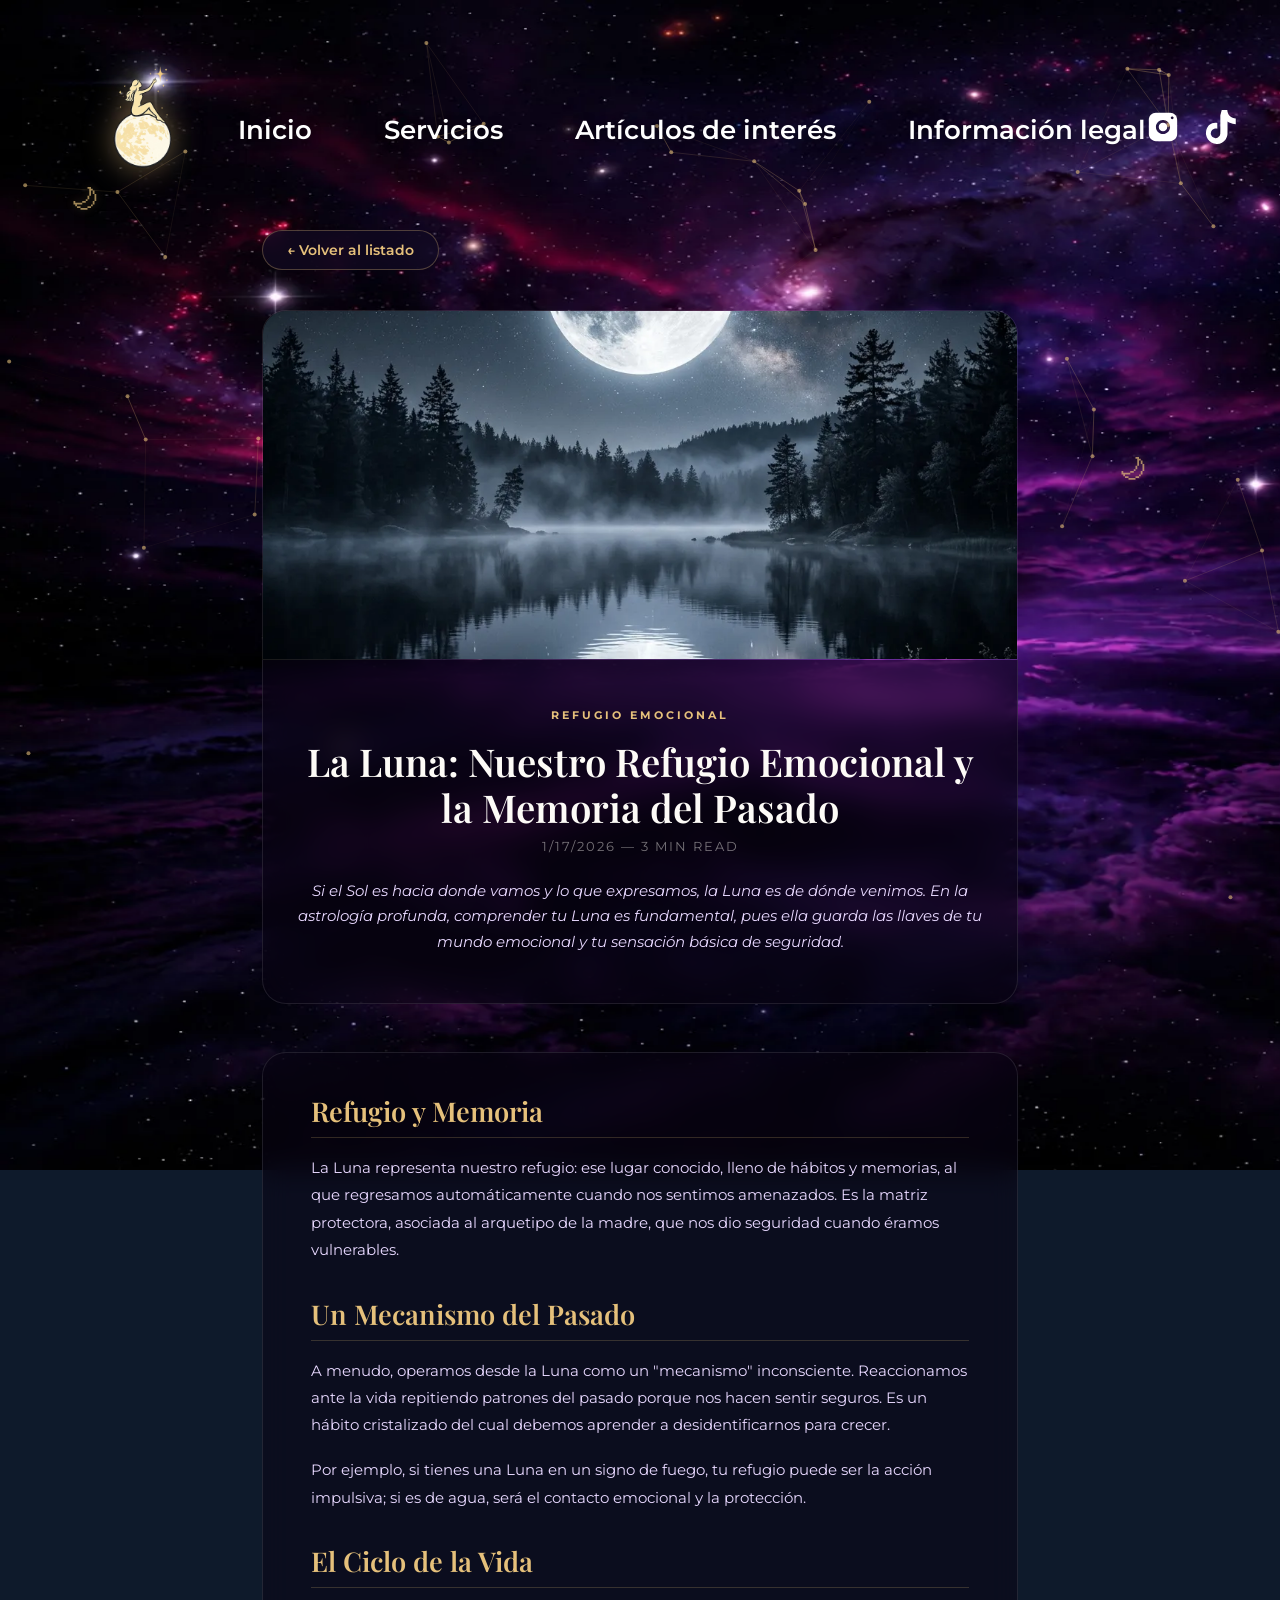
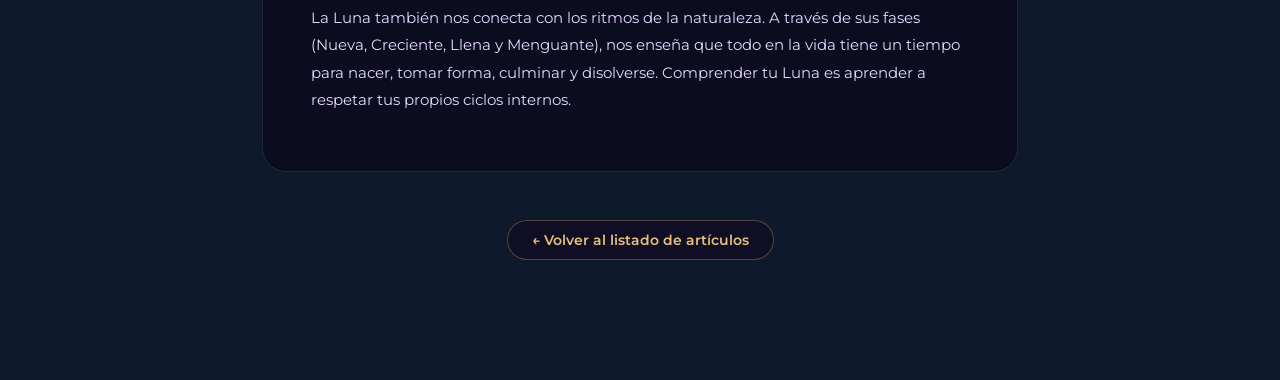
<file: blog/la-luna.html>
<!DOCTYPE html>
<html lang="es">
<head>
    <meta charset="UTF-8">
    <meta name="viewport" content="width=device-width, initial-scale=1.0">
    <title>La Luna: Nuestro Refugio Emocional | Las Estrellas te Guían</title>
    <meta name="description" content="Descubre el significado de tu Luna en la carta natal: tu mundo emocional, tus memorias y tu refugio de seguridad.">
    <link rel="preconnect" href="https://fonts.googleapis.com">
    <link rel="preconnect" href="https://fonts.gstatic.com" crossorigin>
    <link href="https://fonts.googleapis.com/css2?family=Playfair+Display:wght@400;600&family=Montserrat:wght@400;600&display=swap" rel="stylesheet">
    <style>
        :root{--gold:#E5C07B;--main-text:#FDFBF7;--text-muted:#e8d8ff;--btn-bg:#0f0a21;}
        *{margin:0;padding:0;box-sizing:border-box;scroll-behavior:smooth;}
        @keyframes driftClouds{0%{background-position:left center}50%{background-position:right center}100%{background-position:left center}}
        body{background-color:#0e1a2b;background-image:url('../fondo_nubes.webp');background-size:130vw 130vh;background-repeat:no-repeat;background-attachment:fixed;animation:driftClouds 80s ease-in-out infinite;font-family:'Montserrat',sans-serif;color:var(--main-text);min-height:100vh;overflow-x:hidden;}
        #interactive-layer{position:fixed;top:0;left:0;width:100vw;height:100vh;z-index:1;pointer-events:none;}
        h1,h2,h3{font-family:'Playfair Display',serif;color:var(--main-text);}
        header{display:flex;justify-content:space-between;align-items:center;padding:2rem 3rem;max-width:1400px;margin:0 auto;position:absolute;left:50%;transform:translateX(-50%);width:100%;z-index:100;}
        .logo img{height:190px;width:auto;filter:drop-shadow(0 0 15px rgba(229,192,123,0.5));transition:transform 0.3s;}
        .logo:hover img{transform:scale(1.05);}
        nav ul{display:flex;list-style:none;gap:4.5rem;}
        nav a{text-decoration:none;color:#fff;font-size:1.65rem;font-weight:600;text-shadow:0 2px 10px rgba(0,0,0,0.5);transition:opacity 0.3s;white-space:nowrap;}
        nav a:hover{opacity:0.8;}
        .social-icons{display:flex;gap:1.5rem;align-items:center;}
        .social-icons svg{width:34px;height:34px;fill:#fff;cursor:pointer;transition:opacity 0.3s;}
        .social-icons svg:hover{opacity:0.7;}
        #zodiac-layer{position:fixed;top:0;left:0;width:100vw;height:100vh;pointer-events:none;z-index:2;}
        @keyframes floatA{0%{transform:translateY(0) translateX(0)}25%{transform:translateY(-18px) translateX(10px)}75%{transform:translateY(-22px) translateX(6px)}100%{transform:translateY(0) translateX(0)}}
        @keyframes floatB{0%{transform:translateY(0) translateX(0)}40%{transform:translateY(14px) translateX(-9px)}100%{transform:translateY(0) translateX(0)}}
        @keyframes floatC{0%{transform:translateY(0) translateX(0)}50%{transform:translateY(-20px) translateX(-10px)}100%{transform:translateY(0) translateX(0)}}
        .zodiac-icon{position:absolute;width:40px;height:40px;cursor:grab;filter:drop-shadow(0 0 5px rgba(229,192,123,0.4));pointer-events:auto;touch-action:none;opacity:0.7;}
        .zodiac-icon:nth-child(1){animation:floatA 18s ease-in-out infinite}
        .zodiac-icon:nth-child(2){animation:floatB 22s ease-in-out infinite}
        .zodiac-icon:nth-child(3){animation:floatC 20s ease-in-out infinite}
        .zodiac-icon:nth-child(4){animation:floatA 24s ease-in-out infinite reverse}
        .zodiac-icon:nth-child(5){animation:floatB 19s ease-in-out infinite}
        .zodiac-icon:nth-child(6){animation:floatC 26s ease-in-out infinite reverse}
        .zodiac-icon:nth-child(7){animation:floatA 21s ease-in-out infinite}
        .zodiac-icon:nth-child(8){animation:floatB 17s ease-in-out infinite reverse}
        main{position:relative;z-index:10;max-width:820px;margin:0 auto;padding:230px 2rem 5rem;pointer-events:none;}
        main *{pointer-events:auto;}
        .article-hero-img{width:100%;height:350px;object-fit:cover;border-radius:24px 24px 0 0;border:1px solid rgba(255,255,255,0.1);display:block;}
        .article-hero-content{text-align:center;padding:3rem 2rem;background:rgba(10,5,20,0.55);backdrop-filter:blur(14px);border-radius:0 0 24px 24px;border:1px solid rgba(255,255,255,0.1);border-top:none;margin-bottom:3rem;}
        .hero-tag{font-size:0.7rem;font-weight:700;letter-spacing:3px;color:var(--gold);text-transform:uppercase;margin-bottom:1rem;display:block;}
        .article-hero-content h1{font-size:clamp(1.8rem, 6vw, 2.4rem);font-weight:600;margin-bottom:0.5rem;line-height:1.2;}
        .article-meta{font-size:0.8rem;color:rgba(253,251,247,0.45);text-transform:uppercase;letter-spacing:2px;margin-bottom:1.5rem;}
        .hero-intro{font-size:0.95rem;line-height:1.7;color:var(--text-muted);font-style:italic;}
        .back-btn{display:inline-flex;align-items:center;gap:0.5rem;background:rgba(18,10,35,0.7);border:1px solid rgba(229,192,123,0.3);color:var(--gold);text-decoration:none;padding:0.7rem 1.5rem;border-radius:30px;font-size:0.85rem;font-weight:600;margin-bottom:2.5rem;transition:all 0.3s;backdrop-filter:blur(10px);}
        .back-btn:hover{background:rgba(229,192,123,0.15);border-color:var(--gold);}
        .article-content{background:rgba(10,5,20,0.55);backdrop-filter:blur(14px);border-radius:24px;border:1px solid rgba(255,255,255,0.1);padding:2.5rem 3rem;}
        .article-content h2{font-size:1.7rem;font-weight:600;color:var(--gold);margin:2rem 0 1rem;border-bottom:1px solid rgba(229,192,123,0.2);padding-bottom:0.5rem;}
        .article-content h2:first-child{margin-top:0;}
        .article-content p{font-size:0.95rem;line-height:1.8;color:var(--text-muted);margin-bottom:1.1rem;}
        .back-bottom{text-align:center;margin-top:3rem;}
        @media (max-width: 900px) {
            header { padding: 1.5rem 2rem; flex-direction: column; gap: 1.5rem; position: relative; transform: none; left: 0; }
            .logo img { height: 150px; }
            nav ul { gap: 1.5rem; flex-wrap: wrap; justify-content: center; }
            nav a { font-size: 1.3rem; }
            main { padding-top: 2rem; }
            .article-hero-img { height: 250px; }
            .article-hero-content { padding: 2rem 1.5rem; }
            .article-content { padding: 2rem 1.5rem; }
        }
        @media (max-width: 600px) {
            header { padding: 1rem; gap: 1rem; }
            .logo img { height: 110px; }
            nav a { font-size: 1.1rem; }
            nav ul { gap: 1rem; }
            .article-hero-img { height: 200px; }
            .article-hero-content h1 { font-size: 1.6rem; }
            .article-content h2 { font-size: 1.4rem; }
        }
        .icon-defs{display:none;}
    </style>
</head>
<body>
<svg class="icon-defs">
    <symbol id="icon-ig" viewBox="0 0 24 24"><path d="M7 2C4.24 2 2 4.24 2 7V17C2 19.76 4.24 22 7 22H17C19.76 22 22 19.76 22 17V7C22 4.24 19.76 2 17 2H7ZM12 7C14.76 7 17 9.24 17 12C17 14.76 14.76 17 12 17C9.24 17 7 14.76 7 12C7 9.24 9.24 7 12 7ZM18.5 4.5C19.05 4.5 19.5 4.95 19.5 5.5C19.5 6.05 19.05 6.5 18.5 6.5C17.95 6.5 17.5 6.05 17.5 5.5C17.5 4.95 17.95 4.5 18.5 4.5ZM12 9C10.34 9 9 10.34 9 12C9 13.66 10.34 15 12 15C13.66 15 15 13.66 15 12C15 10.34 13.66 9 12 9Z"/></symbol>
    <symbol id="icon-tk" viewBox="0 0 24 24"><path d="M12.525.02c1.31-.02 2.61-.01 3.91-.02.08 1.53.63 3.09 1.75 4.17 1.12 1.11 2.7 1.62 4.24 1.79v4.03c-1.44-.05-2.89-.35-4.2-.97-.57-.26-1.1-.59-1.62-.93-.01 2.92.01 5.84-.02 8.75-.08 1.4-.54 2.79-1.35 3.94-1.31 1.92-3.58 3.17-5.91 3.21-1.43.08-2.86-.31-4.08-1.03-2.02-1.12-3.44-3.17-3.79-5.46-.22-1.46-.05-2.96.48-4.33.68-1.74 2.04-3.17 3.82-3.81 1.15-.4 2.4-.49 3.61-.26v4.06c-1.36-.26-2.86.13-3.76 1.19-.88.94-1.07 2.42-.51 3.56.54 1.25 1.91 2.06 3.25 1.99 1.66-.08 3.03-1.43 3.14-3.08.1-4.36.03-8.73.05-13.1z"/></symbol>
    <symbol id="icon-moon" viewBox="0 0 100 100"><text x="50" y="70" font-size="70" font-family="'Segoe UI Symbol',Arial,sans-serif" fill="#E5C07B" text-anchor="middle">🌙&#xFE0E;</text></symbol>
</svg>
<canvas id="interactive-layer"></canvas>
<div id="zodiac-layer">
    <svg class="zodiac-icon" style="top:20%;left:5%"><use href="#icon-moon"/></svg>
    <svg class="zodiac-icon" style="top:50%;right:10%"><use href="#icon-moon"/></svg>
    <svg class="zodiac-icon" style="bottom:15%;left:25%"><use href="#icon-moon"/></svg>
</div>
<header>
    <div class="logo"><a href="../index.html"><img src="../logo_silvia.webp" alt="Las Estrellas te Guían"></a></div>
    <nav><ul>
        <li><a href="../index.html">Inicio</a></li>
        <li><a href="../servicios.html">Servicios</a></li>
        <li><a href="../articulos.html">Artículos de interés</a></li>
        <li><a href="../legal.html">Información legal</a></li>
    </ul></nav>
    <div class="social-icons">
        <a href="https://www.instagram.com/unacitaconlasestrellas/" target="_blank" rel="noopener noreferrer" aria-label="Instagram"><svg><use href="#icon-ig"/></svg></a>
        <a href="https://www.tiktok.com/@unacitaconlasestrellas" target="_blank" rel="noopener noreferrer" aria-label="TikTok"><svg><use href="#icon-tk"/></svg></a>
    </div>
</header>
<main>
    <a href="../articulos.html" class="back-btn">← Volver al listado</a>
    <img src="../art_la_luna.webp" alt="La Luna" class="article-hero-img">
    <div class="article-hero-content">
        <span class="hero-tag">Refugio Emocional</span>
        <h1>La Luna: Nuestro Refugio Emocional y la Memoria del Pasado</h1>
        <div class="article-meta">1/17/2026 — 3 min read</div>
        <p class="hero-intro">Si el Sol es hacia donde vamos y lo que expresamos, la Luna es de dónde venimos. En la astrología profunda, comprender tu Luna es fundamental, pues ella guarda las llaves de tu mundo emocional y tu sensación básica de seguridad.</p>
    </div>
    <div class="article-content">
        <h2>Refugio y Memoria</h2>
        <p>La Luna representa nuestro refugio: ese lugar conocido, lleno de hábitos y memorias, al que regresamos automáticamente cuando nos sentimos amenazados. Es la matriz protectora, asociada al arquetipo de la madre, que nos dio seguridad cuando éramos vulnerables.</p>
        
        <h2>Un Mecanismo del Pasado</h2>
        <p>A menudo, operamos desde la Luna como un "mecanismo" inconsciente. Reaccionamos ante la vida repitiendo patrones del pasado porque nos hacen sentir seguros. Es un hábito cristalizado del cual debemos aprender a desidentificarnos para crecer.</p>
        <p>Por ejemplo, si tienes una Luna en un signo de fuego, tu refugio puede ser la acción impulsiva; si es de agua, será el contacto emocional y la protección.</p>

        <h2>El Ciclo de la Vida</h2>
        <p>La Luna también nos conecta con los ritmos de la naturaleza. A través de sus fases (Nueva, Creciente, Llena y Menguante), nos enseña que todo en la vida tiene un tiempo para nacer, tomar forma, culminar y disolverse. Comprender tu Luna es aprender a respetar tus propios ciclos internos.</p>
    </div>
    <div class="back-bottom">
        <a href="../articulos.html" class="back-btn">← Volver al listado de artículos</a>
    </div>
</main>
<script>
    const canvas=document.getElementById('interactive-layer');const ctx=canvas.getContext('2d');let cw=canvas.width=window.innerWidth,ch=canvas.height=window.innerHeight,mouseX=-1000,mouseY=-1000,trails=[],nodes=[];
    window.addEventListener('resize',()=>{cw=canvas.width=window.innerWidth;ch=canvas.height=window.innerHeight;initNodes();});
    document.addEventListener('mousemove',e=>{mouseX=e.clientX;mouseY=e.clientY;trails.push({x:mouseX,y:mouseY,alpha:0.8});});
    function initNodes(){nodes=[];for(let i=0;i<50;i++)nodes.push({x:Math.random()*cw,y:Math.random()*ch,vx:(Math.random()-.5)*.3,vy:(Math.random()-.5)*.3});}
    initNodes();
    function render(){ctx.clearRect(0,0,cw,ch);for(let i=0;i<nodes.length;i++){for(let j=i+1;j<nodes.length;j++){const dist=Math.hypot(nodes[i].x-nodes[j].x,nodes[i].y-nodes[j].y);if(dist<130){const a=(1-dist/130)*0.4;ctx.beginPath();ctx.moveTo(nodes[i].x,nodes[i].y);ctx.lineTo(nodes[j].x,nodes[j].y);ctx.strokeStyle=`rgba(229,192,123,${a})`;ctx.lineWidth=1;ctx.stroke();}}}for(let i=0;i<nodes.length;i++){nodes[i].x+=nodes[i].vx;nodes[i].y+=nodes[i].vy;if(nodes[i].x<0||nodes[i].x>cw)nodes[i].vx*=-1;if(nodes[i].y<0||nodes[i].y>ch)nodes[i].vy*=-1;ctx.beginPath();ctx.arc(nodes[i].x,nodes[i].y,2,0,Math.PI*2);ctx.fillStyle='rgba(229,192,123,0.6)';ctx.fill();}trails=trails.filter(t=>t.alpha>0);trails.forEach(t=>{ctx.beginPath();ctx.arc(t.x,t.y,3,0,Math.PI*2);ctx.fillStyle=`rgba(229,192,123,${t.alpha})`;ctx.fill();t.alpha-=0.02;});requestAnimationFrame(render);}
    render();
</script>
</body>
</html>
</file>
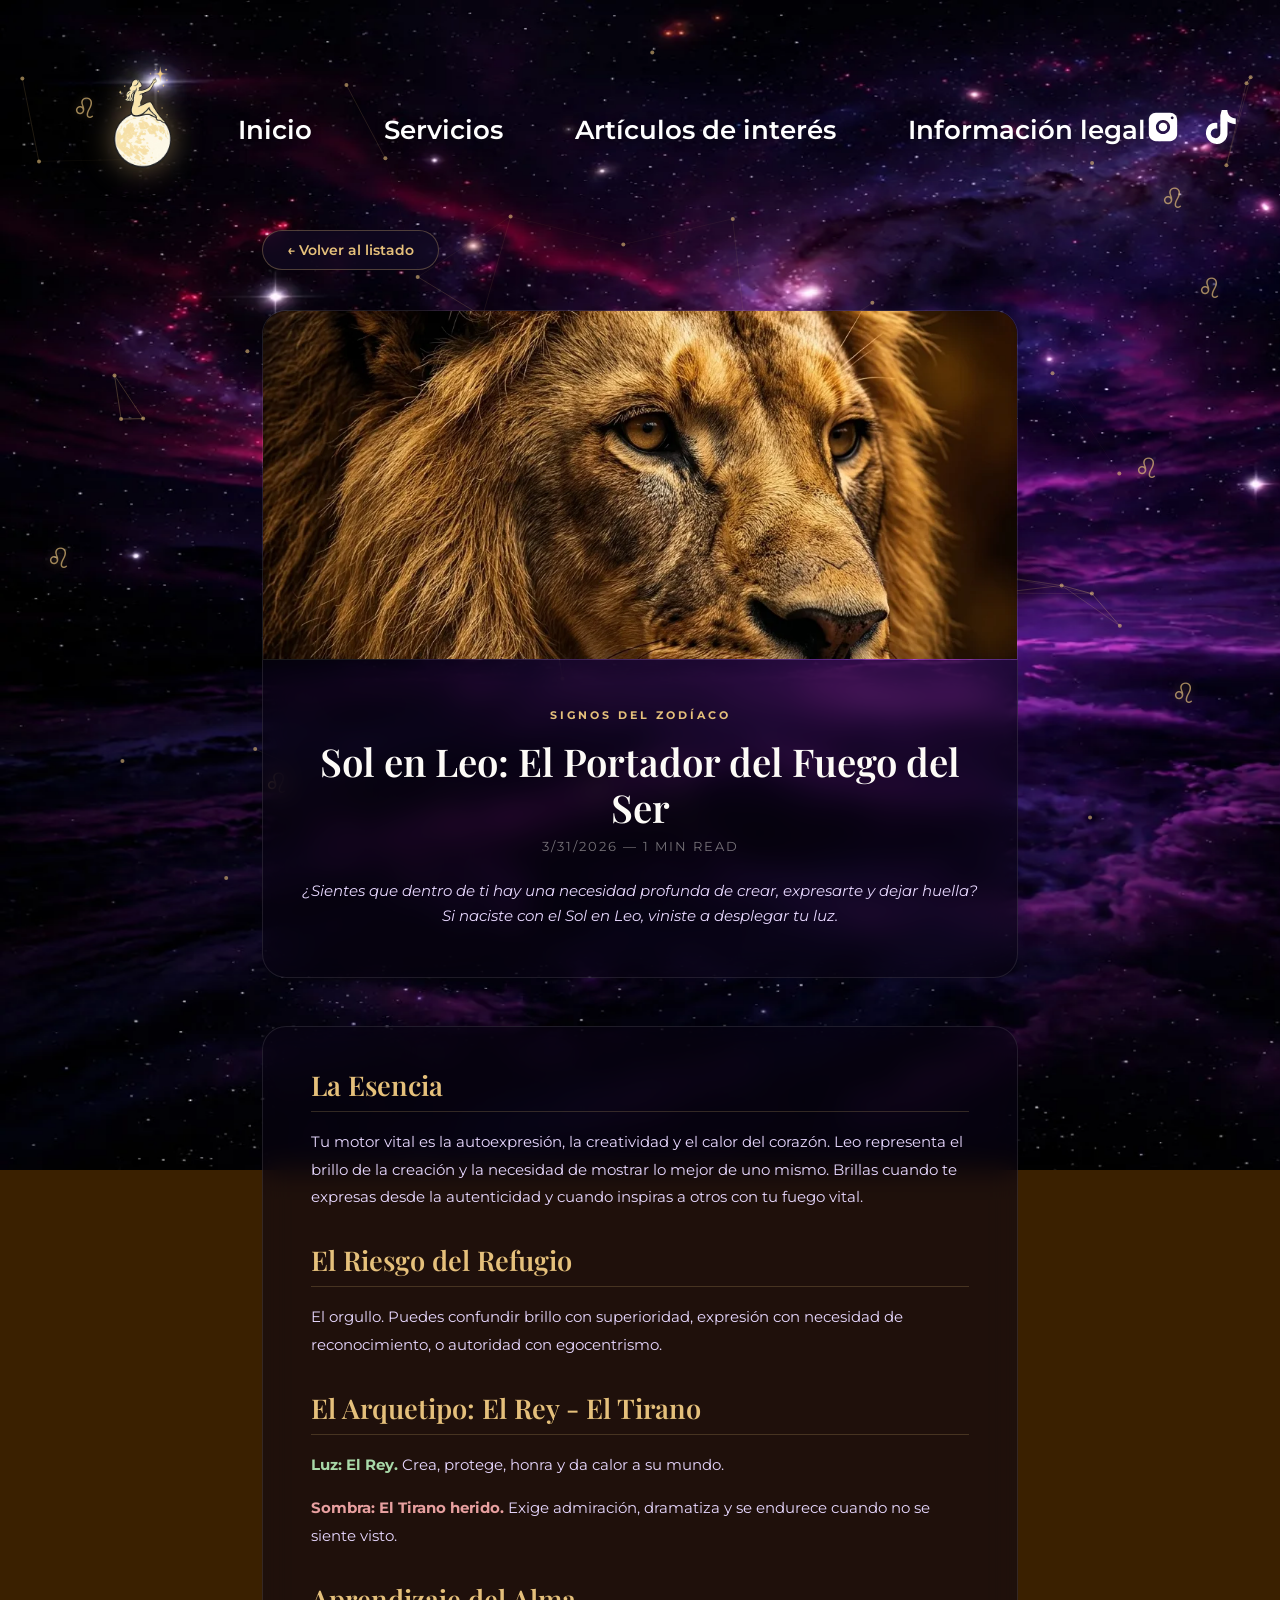
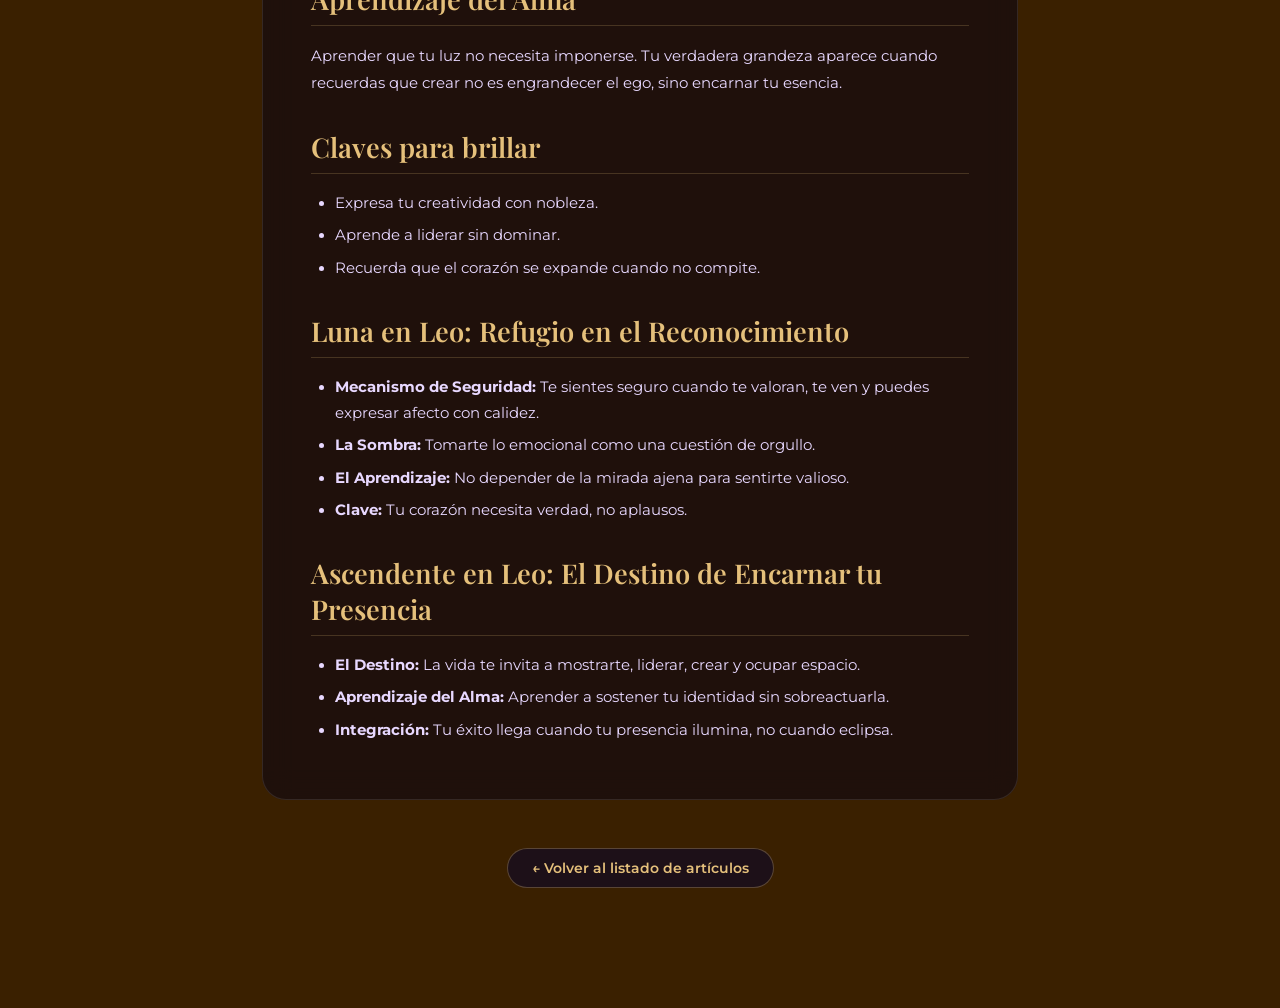
<file: blog/leo.html>
<!DOCTYPE html>
<html lang="es">
<head>
    <meta charset="UTF-8">
    <meta name="viewport" content="width=device-width, initial-scale=1.0">
    <title>Leo: Sol, Luna y Ascendente | Las Estrellas te Guían</title>
    <meta name="description" content="Si eres Leo de Sol, Luna o Ascendente, descubre tu esencia como El Portador del Fuego del Ser.">
    <link rel="preconnect" href="https://fonts.googleapis.com">
    <link rel="preconnect" href="https://fonts.gstatic.com" crossorigin>
    <link href="https://fonts.googleapis.com/css2?family=Playfair+Display:wght@400;600&family=Montserrat:wght@400;600&display=swap" rel="stylesheet">
    <style>
        :root{--gold:#E5C07B;--main-text:#FDFBF7;--text-muted:#e8d8ff;--btn-bg:#0f0a21;}
        *{margin:0;padding:0;box-sizing:border-box;scroll-behavior:smooth;}
        @keyframes driftClouds{0%{background-position:left center}50%{background-position:right center}100%{background-position:left center}}
        body{background-color:#3a2000;background-image:url('../fondo_nubes.webp');background-size:130vw 130vh;background-repeat:no-repeat;background-attachment:fixed;animation:driftClouds 80s ease-in-out infinite;font-family:'Montserrat',sans-serif;color:var(--main-text);min-height:100vh;overflow-x:hidden;}
        #interactive-layer{position:fixed;top:0;left:0;width:100vw;height:100vh;z-index:1;pointer-events:none;}
        h1,h2,h3{font-family:'Playfair Display',serif;color:var(--main-text);}
        header{display:flex;justify-content:space-between;align-items:center;padding:2rem 3rem;max-width:1400px;margin:0 auto;position:absolute;left:50%;transform:translateX(-50%);width:100%;z-index:100;}
        .logo img{height:190px;width:auto;filter:drop-shadow(0 0 15px rgba(229,192,123,0.5));transition:transform 0.3s;}
        .logo:hover img{transform:scale(1.05);}
        nav ul{display:flex;list-style:none;gap:4.5rem;}
        nav a{text-decoration:none;color:#fff;font-size:1.65rem;font-weight:600;text-shadow:0 2px 10px rgba(0,0,0,0.5);transition:opacity 0.3s;white-space:nowrap;}
        nav a:hover{opacity:0.8;}
        .social-icons{display:flex;gap:1.5rem;align-items:center;}
        .social-icons svg{width:34px;height:34px;fill:#fff;cursor:pointer;transition:opacity 0.3s;}
        .social-icons svg:hover{opacity:0.7;}
        #zodiac-layer{position:fixed;top:0;left:0;width:100vw;height:100vh;pointer-events:none;z-index:2;}
        @keyframes floatA{0%{transform:translateY(0) translateX(0)}25%{transform:translateY(-18px) translateX(10px)}75%{transform:translateY(-22px) translateX(6px)}100%{transform:translateY(0) translateX(0)}}
        @keyframes floatB{0%{transform:translateY(0) translateX(0)}40%{transform:translateY(14px) translateX(-9px)}100%{transform:translateY(0) translateX(0)}}
        @keyframes floatC{0%{transform:translateY(0) translateX(0)}50%{transform:translateY(-20px) translateX(-10px)}100%{transform:translateY(0) translateX(0)}}
        .zodiac-icon{position:absolute;width:40px;height:40px;cursor:grab;filter:drop-shadow(0 0 5px rgba(229,192,123,0.4));pointer-events:auto;touch-action:none;opacity:0.7;}
        .zodiac-icon:nth-child(1){animation:floatA 18s ease-in-out infinite}
        .zodiac-icon:nth-child(2){animation:floatB 22s ease-in-out infinite}
        .zodiac-icon:nth-child(3){animation:floatC 20s ease-in-out infinite}
        .zodiac-icon:nth-child(4){animation:floatA 24s ease-in-out infinite reverse}
        .zodiac-icon:nth-child(5){animation:floatB 19s ease-in-out infinite}
        .zodiac-icon:nth-child(6){animation:floatC 26s ease-in-out infinite reverse}
        .zodiac-icon:nth-child(7){animation:floatA 21s ease-in-out infinite}
        .zodiac-icon:nth-child(8){animation:floatB 17s ease-in-out infinite reverse}
        main{position:relative;z-index:10;max-width:820px;margin:0 auto;padding:230px 2rem 5rem;pointer-events:none;}
        main *{pointer-events:auto;}
        .article-hero-img{width:100%;height:350px;object-fit:cover;border-radius:24px 24px 0 0;border:1px solid rgba(255,255,255,0.1);display:block;}
        .article-hero-content{text-align:center;padding:3rem 2rem;background:rgba(10,5,20,0.55);backdrop-filter:blur(14px);border-radius:0 0 24px 24px;border:1px solid rgba(255,255,255,0.1);border-top:none;margin-bottom:3rem;}
        .hero-tag{font-size:0.7rem;font-weight:700;letter-spacing:3px;color:var(--gold);text-transform:uppercase;margin-bottom:1rem;display:block;}
        .article-hero-content h1{font-size:clamp(1.8rem, 6vw, 2.4rem);font-weight:600;margin-bottom:0.5rem;line-height:1.2;}
        .article-meta {
            font-size: 0.8rem; color: rgba(253, 251, 247, 0.45);
            text-transform: uppercase; letter-spacing: 2px;
            margin-bottom: 1.5rem;
        }
        .hero-intro{font-size:0.95rem;line-height:1.7;color:var(--text-muted);font-style:italic;}
        .back-btn{display:inline-flex;align-items:center;gap:0.5rem;background:rgba(18,10,35,0.7);border:1px solid rgba(229,192,123,0.3);color:var(--gold);text-decoration:none;padding:0.7rem 1.5rem;border-radius:30px;font-size:0.85rem;font-weight:600;margin-bottom:2.5rem;transition:all 0.3s;backdrop-filter:blur(10px);}
        .back-btn:hover{background:rgba(229,192,123,0.15);border-color:var(--gold);}
        .article-content{background:rgba(10,5,20,0.55);backdrop-filter:blur(14px);border-radius:24px;border:1px solid rgba(255,255,255,0.1);padding:2.5rem 3rem;}
        .article-content h2{font-size:1.7rem;font-weight:600;color:var(--gold);margin:2rem 0 1rem;border-bottom:1px solid rgba(229,192,123,0.2);padding-bottom:0.5rem;}
        .article-content h2:first-child{margin-top:0;}
        .article-content p{font-size:0.95rem;line-height:1.8;color:var(--text-muted);margin-bottom:1rem;}
        .article-content ul{margin:0.5rem 0 1rem 1.5rem;}
        .article-content li{font-size:0.93rem;line-height:1.75;color:var(--text-muted);margin-bottom:0.4rem;}
        .label-luz{color:#a8d8a8;font-weight:700;}
        .label-sombra{color:#e8a0a0;font-weight:700;}
        .back-bottom{text-align:center;margin-top:3rem;}
        @media (max-width: 900px) {
            header { padding: 1.5rem 2rem; flex-direction: column; gap: 1.5rem; position: relative; transform: none; left: 0; }
            .logo img { height: 150px; }
            nav ul { gap: 1.5rem; flex-wrap: wrap; justify-content: center; }
            nav a { font-size: 1.3rem; }
            main { padding-top: 2rem; }
            .article-hero-img { height: 250px; }
            .article-hero-content { padding: 2rem 1.5rem; }
            .article-content { padding: 2rem 1.5rem; }
        }
        @media (max-width: 600px) {
            header { padding: 1rem; gap: 1rem; }
            .logo img { height: 110px; }
            nav a { font-size: 1.1rem; }
            nav ul { gap: 1rem; }
            .article-hero-img { height: 200px; }
            .article-hero-content h1 { font-size: 1.6rem; }
            .article-content h2 { font-size: 1.4rem; }
        }
        .icon-defs{display:none;}
    </style>
</head>
<body>
<svg class="icon-defs">
    <symbol id="icon-ig" viewBox="0 0 24 24"><path d="M7 2C4.24 2 2 4.24 2 7V17C2 19.76 4.24 22 7 22H17C19.76 22 22 19.76 22 17V7C22 4.24 19.76 2 17 2H7ZM12 7C14.76 7 17 9.24 17 12C17 14.76 14.76 17 12 17C9.24 17 7 14.76 7 12C7 9.24 9.24 7 12 7ZM18.5 4.5C19.05 4.5 19.5 4.95 19.5 5.5C19.5 6.05 19.05 6.5 18.5 6.5C17.95 6.5 17.5 6.05 17.5 5.5C17.5 4.95 17.95 4.5 18.5 4.5ZM12 9C10.34 9 9 10.34 9 12C9 13.66 10.34 15 12 15C13.66 15 15 13.66 15 12C15 10.34 13.66 9 12 9Z"/></symbol>
    <symbol id="icon-tk" viewBox="0 0 24 24"><path d="M12.525.02c1.31-.02 2.61-.01 3.91-.02.08 1.53.63 3.09 1.75 4.17 1.12 1.11 2.7 1.62 4.24 1.79v4.03c-1.44-.05-2.89-.35-4.2-.97-.57-.26-1.1-.59-1.62-.93-.01 2.92.01 5.84-.02 8.75-.08 1.4-.54 2.79-1.35 3.94-1.31 1.92-3.58 3.17-5.91 3.21-1.43.08-2.86-.31-4.08-1.03-2.02-1.12-3.44-3.17-3.79-5.46-.22-1.46-.05-2.96.48-4.33.68-1.74 2.04-3.17 3.82-3.81 1.15-.4 2.4-.49 3.61-.26v4.06c-1.36-.26-2.86.13-3.76 1.19-.88.94-1.07 2.42-.51 3.56.54 1.25 1.91 2.06 3.25 1.99 1.66-.08 3.03-1.43 3.14-3.08.1-4.36.03-8.73.05-13.1z"/></symbol>
    <symbol id="icon-leo" viewBox="0 0 100 100"><text x="50" y="70" font-size="70" font-family="'Segoe UI Symbol',Arial,sans-serif" fill="#E5C07B" text-anchor="middle">♌&#xFE0E;</text></symbol>
</svg>
<canvas id="interactive-layer"></canvas>
<div id="zodiac-layer">
    <svg class="zodiac-icon" style="top:10%;left:5%"><use href="#icon-leo"/></svg>
    <svg class="zodiac-icon" style="top:30%;right:4%"><use href="#icon-leo"/></svg>
    <svg class="zodiac-icon" style="top:60%;left:3%"><use href="#icon-leo"/></svg>
    <svg class="zodiac-icon" style="top:75%;right:6%"><use href="#icon-leo"/></svg>
    <svg class="zodiac-icon" style="top:50%;left:88%"><use href="#icon-leo"/></svg>
    <svg class="zodiac-icon" style="bottom:10%;left:45%"><use href="#icon-leo"/></svg>
    <svg class="zodiac-icon" style="top:20%;left:90%"><use href="#icon-leo"/></svg>
    <svg class="zodiac-icon" style="top:85%;left:20%"><use href="#icon-leo"/></svg>
</div>
<header>
    <div class="logo"><a href="../index.html"><img src="../logo_silvia.webp" alt="Las Estrellas te Guían"></a></div>
    <nav><ul>
        <li><a href="../index.html">Inicio</a></li>
        <li><a href="../servicios.html">Servicios</a></li>
        <li><a href="../articulos.html">Artículos de interés</a></li>
        <li><a href="../legal.html">Información legal</a></li>
    </ul></nav>
    <div class="social-icons">
        <a href="https://www.instagram.com/unacitaconlasestrellas/" target="_blank" rel="noopener noreferrer" aria-label="Instagram"><svg><use href="#icon-ig"/></svg></a>
        <a href="https://www.tiktok.com/@unacitaconlasestrellas" target="_blank" rel="noopener noreferrer" aria-label="TikTok"><svg><use href="#icon-tk"/></svg></a>
    </div>
</header>

<main>
    <a href="../articulos.html" class="back-btn">← Volver al listado</a>

    <img src="../art_leo.webp" alt="Leo" class="article-hero-img">
    <div class="article-hero-content">
        <span class="hero-tag">Signos del Zodíaco</span>
        <h1>Sol en Leo: El Portador del Fuego del Ser</h1>
        <div class="article-meta">3/31/2026 — 1 min read</div>
        <p class="hero-intro">¿Sientes que dentro de ti hay una necesidad profunda de crear, expresarte y dejar huella? Si naciste con el Sol en Leo, viniste a desplegar tu luz.</p>
    </div>

    <div class="article-content">

        <h2>La Esencia</h2>
        <p>Tu motor vital es la autoexpresión, la creatividad y el calor del corazón. Leo representa el brillo de la creación y la necesidad de mostrar lo mejor de uno mismo. Brillas cuando te expresas desde la autenticidad y cuando inspiras a otros con tu fuego vital.</p>

        <h2>El Riesgo del Refugio</h2>
        <p>El orgullo. Puedes confundir brillo con superioridad, expresión con necesidad de reconocimiento, o autoridad con egocentrismo.</p>

        <h2>El Arquetipo: El Rey - El Tirano</h2>
        <p><span class="label-luz">Luz: El Rey.</span> Crea, protege, honra y da calor a su mundo.</p>
        <p><span class="label-sombra">Sombra: El Tirano herido.</span> Exige admiración, dramatiza y se endurece cuando no se siente visto.</p>

        <h2>Aprendizaje del Alma</h2>
        <p>Aprender que tu luz no necesita imponerse. Tu verdadera grandeza aparece cuando recuerdas que crear no es engrandecer el ego, sino encarnar tu esencia.</p>

        <h2>Claves para brillar</h2>
        <ul>
            <li>Expresa tu creatividad con nobleza.</li>
            <li>Aprende a liderar sin dominar.</li>
            <li>Recuerda que el corazón se expande cuando no compite.</li>
        </ul>

        <h2>Luna en Leo: Refugio en el Reconocimiento</h2>
        <ul>
            <li><strong>Mecanismo de Seguridad:</strong> Te sientes seguro cuando te valoran, te ven y puedes expresar afecto con calidez.</li>
            <li><strong>La Sombra:</strong> Tomarte lo emocional como una cuestión de orgullo.</li>
            <li><strong>El Aprendizaje:</strong> No depender de la mirada ajena para sentirte valioso.</li>
            <li><strong>Clave:</strong> Tu corazón necesita verdad, no aplausos.</li>
        </ul>

        <h2>Ascendente en Leo: El Destino de Encarnar tu Presencia</h2>
        <ul>
            <li><strong>El Destino:</strong> La vida te invita a mostrarte, liderar, crear y ocupar espacio.</li>
            <li><strong>Aprendizaje del Alma:</strong> Aprender a sostener tu identidad sin sobreactuarla.</li>
            <li><strong>Integración:</strong> Tu éxito llega cuando tu presencia ilumina, no cuando eclipsa.</li>
        </ul>

    </div>

    <div class="back-bottom">
        <a href="../articulos.html" class="back-btn">← Volver al listado de artículos</a>
    </div>
</main>

<script>
    const canvas=document.getElementById('interactive-layer');const ctx=canvas.getContext('2d');let cw=canvas.width=window.innerWidth,ch=canvas.height=window.innerHeight,mouseX=-1000,mouseY=-1000,trails=[],nodes=[];
    window.addEventListener('resize',()=>{cw=canvas.width=window.innerWidth;ch=canvas.height=window.innerHeight;initNodes();});
    document.addEventListener('mousemove',e=>{mouseX=e.clientX;mouseY=e.clientY;trails.push({x:mouseX,y:mouseY,alpha:0.8});});
    function initNodes(){nodes=[];for(let i=0;i<50;i++)nodes.push({x:Math.random()*cw,y:Math.random()*ch,vx:(Math.random()-.5)*.3,vy:(Math.random()-.5)*.3});}
    initNodes();
    const dragEls=document.querySelectorAll('.zodiac-icon');let activeEl=null,iX,iY;
    dragEls.forEach(el=>{el.addEventListener('mousedown',dS);el.addEventListener('touchstart',dS,{passive:false});});
    document.addEventListener('mousemove',dG);document.addEventListener('touchmove',dG,{passive:false});
    document.addEventListener('mouseup',dE);document.addEventListener('touchend',dE);
    function dS(e){if(e.target.closest('.zodiac-icon')){activeEl=e.target.closest('.zodiac-icon');activeEl.style.animation='none';activeEl.style.zIndex='100';iX=e.touches?e.touches[0].clientX:iX;iY=e.touches?e.touches[0].clientY:iY;}}
    function dG(e){if(!activeEl)return;e.preventDefault();const x=e.touches?e.touches[0].clientX:e.clientX,y=e.touches?e.touches[0].clientY:e.clientY,dx=x-iX,dy=y-iY;iX=x;iY=y;const l=parseFloat(window.getComputedStyle(activeEl).left)||0,t=parseFloat(window.getComputedStyle(activeEl).top)||0;activeEl.style.left=(l+dx)+'px';activeEl.style.top=(t+dy)+'px';activeEl.style.right='auto';activeEl.style.bottom='auto';}
    function dE(){if(activeEl){activeEl.style.animation='';activeEl.style.zIndex='unset';}activeEl=null;}
    function render(){ctx.clearRect(0,0,cw,ch);for(let i=0;i<nodes.length;i++){for(let j=i+1;j<nodes.length;j++){const dist=Math.hypot(nodes[i].x-nodes[j].x,nodes[i].y-nodes[j].y);if(dist<130){const a=(1-dist/130)*0.4;ctx.beginPath();ctx.moveTo(nodes[i].x,nodes[i].y);ctx.lineTo(nodes[j].x,nodes[j].y);ctx.strokeStyle=`rgba(229,192,123,${a})`;ctx.lineWidth=1;ctx.stroke();}}}for(let i=0;i<nodes.length;i++){nodes[i].x+=nodes[i].vx;nodes[i].y+=nodes[i].vy;if(nodes[i].x<0||nodes[i].x>cw)nodes[i].vx*=-1;if(nodes[i].y<0||nodes[i].y>ch)nodes[i].vy*=-1;ctx.beginPath();ctx.arc(nodes[i].x,nodes[i].y,2,0,Math.PI*2);ctx.fillStyle='rgba(229,192,123,0.6)';ctx.fill();}trails=trails.filter(t=>t.alpha>0);trails.forEach(t=>{ctx.beginPath();ctx.arc(t.x,t.y,3,0,Math.PI*2);ctx.fillStyle=`rgba(229,192,123,${t.alpha})`;ctx.fill();t.alpha-=0.02;});requestAnimationFrame(render);}
    render();
</script>
</body>
</html>
</file>
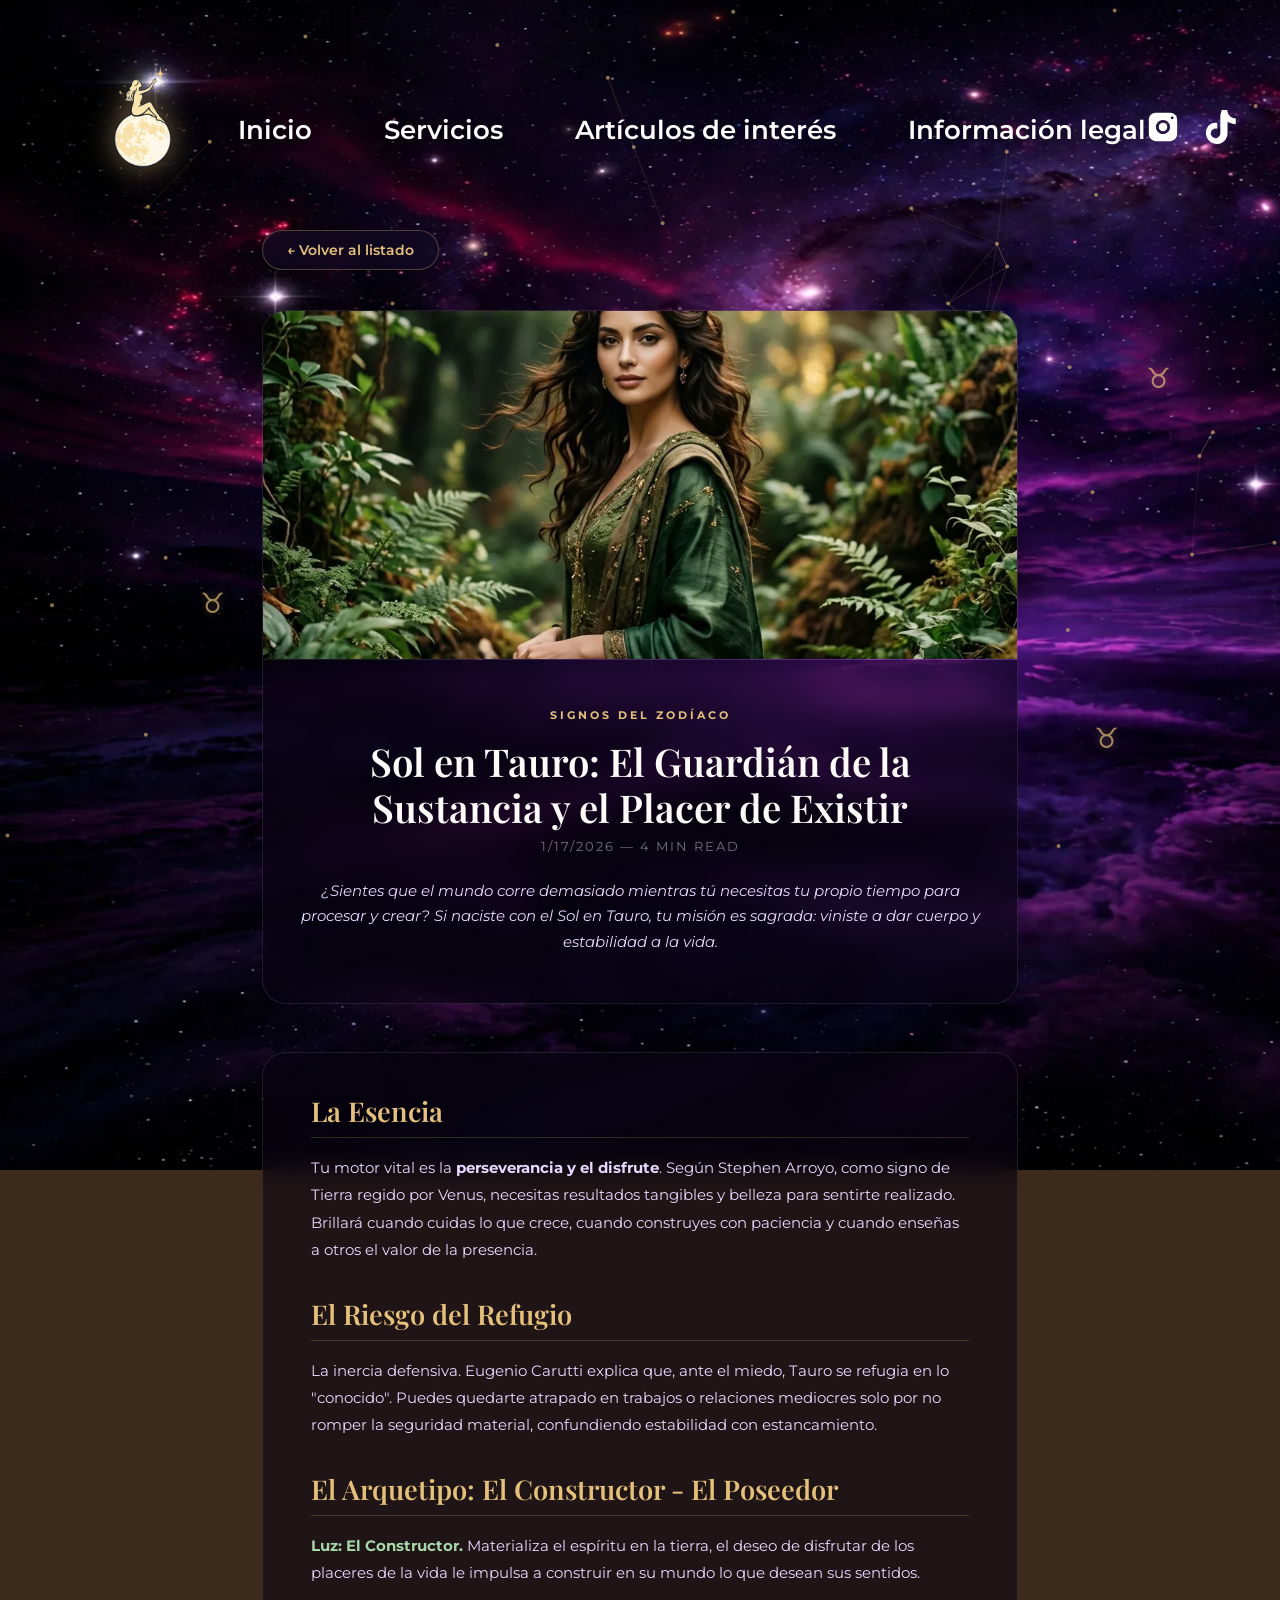
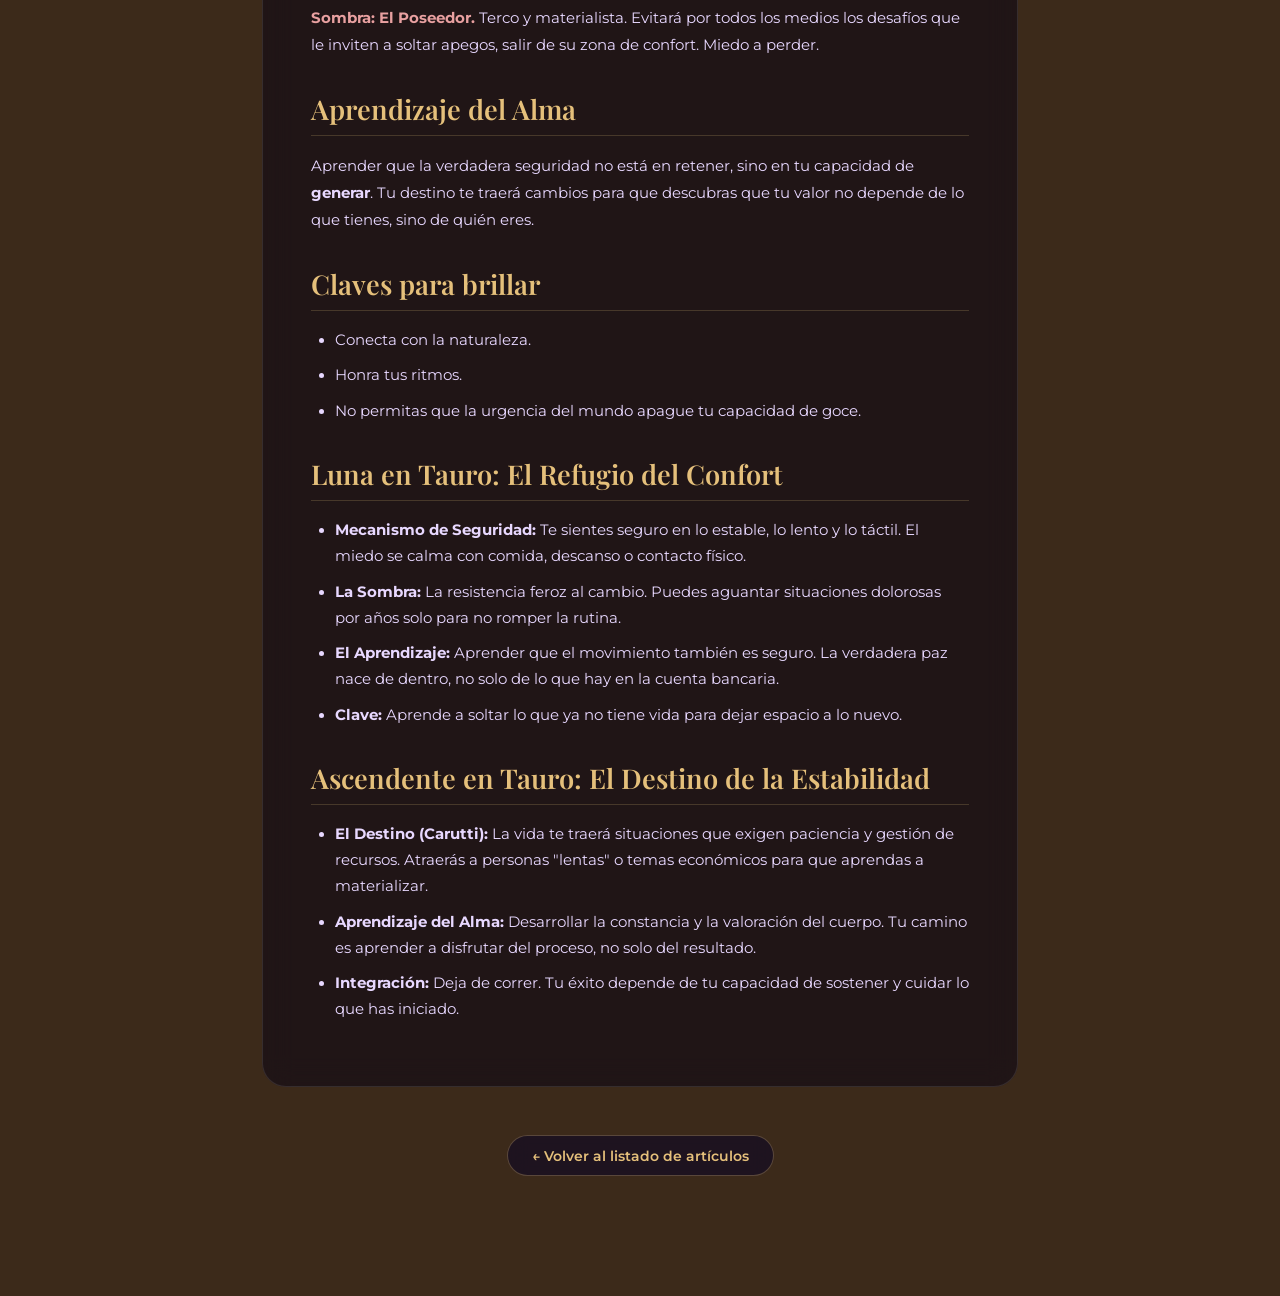
<file: blog/tauro.html>
<!DOCTYPE html>
<html lang="es">
<head>
    <meta charset="UTF-8">
    <meta name="viewport" content="width=device-width, initial-scale=1.0">
    <title>Tauro: El Guardián de la Sustancia | Las Estrellas te Guían</title>
    <meta name="description" content="Descubre la esencia de Tauro: perseverancia, estabilidad y el disfrute sagrado de la vida.">
    <link rel="preconnect" href="https://fonts.googleapis.com">
    <link rel="preconnect" href="https://fonts.gstatic.com" crossorigin>
    <link href="https://fonts.googleapis.com/css2?family=Playfair+Display:wght@400;600&family=Montserrat:wght@400;600&display=swap" rel="stylesheet">
    <style>
        :root{--gold:#E5C07B;--main-text:#FDFBF7;--text-muted:#e8d8ff;--btn-bg:#0f0a21;}
        *{margin:0;padding:0;box-sizing:border-box;scroll-behavior:smooth;}
        @keyframes driftClouds{0%{background-position:left center}50%{background-position:right center}100%{background-position:left center}}
        body{background-color:#3c2a1a;background-image:url('../fondo_nubes.webp');background-size:130vw 130vh;background-repeat:no-repeat;background-attachment:fixed;animation:driftClouds 80s ease-in-out infinite;font-family:'Montserrat',sans-serif;color:var(--main-text);min-height:100vh;overflow-x:hidden;}
        #interactive-layer{position:fixed;top:0;left:0;width:100vw;height:100vh;z-index:1;pointer-events:none;}
        h1,h2,h3{font-family:'Playfair Display',serif;color:var(--main-text);}
        header{display:flex;justify-content:space-between;align-items:center;padding:2rem 3rem;max-width:1400px;margin:0 auto;position:absolute;left:50%;transform:translateX(-50%);width:100%;z-index:100;}
        .logo img{height:190px;width:auto;filter:drop-shadow(0 0 15px rgba(229,192,123,0.5));transition:transform 0.3s;}
        .logo:hover img{transform:scale(1.05);}
        nav ul{display:flex;list-style:none;gap:4.5rem;}
        nav a{text-decoration:none;color:#fff;font-size:1.65rem;font-weight:600;text-shadow:0 2px 10px rgba(0,0,0,0.5);transition:opacity 0.3s;white-space:nowrap;}
        nav a:hover{opacity:0.8;}
        .social-icons{display:flex;gap:1.5rem;align-items:center;}
        .social-icons svg{width:34px;height:34px;fill:#fff;cursor:pointer;transition:opacity 0.3s;}
        .social-icons svg:hover{opacity:0.7;}
        #zodiac-layer{position:fixed;top:0;left:0;width:100vw;height:100vh;pointer-events:none;z-index:2;}
        @keyframes floatA{0%{transform:translateY(0) translateX(0)}25%{transform:translateY(-18px) translateX(10px)}75%{transform:translateY(-22px) translateX(6px)}100%{transform:translateY(0) translateX(0)}}
        @keyframes floatB{0%{transform:translateY(0) translateX(0)}40%{transform:translateY(14px) translateX(-9px)}100%{transform:translateY(0) translateX(0)}}
        @keyframes floatC{0%{transform:translateY(0) translateX(0)}50%{transform:translateY(-20px) translateX(-10px)}100%{transform:translateY(0) translateX(0)}}
        .zodiac-icon{position:absolute;width:40px;height:40px;cursor:grab;filter:drop-shadow(0 0 5px rgba(229,192,123,0.4));pointer-events:auto;touch-action:none;opacity:0.7;}
        .zodiac-icon:nth-child(1){animation:floatA 18s ease-in-out infinite}
        .zodiac-icon:nth-child(2){animation:floatB 22s ease-in-out infinite}
        .zodiac-icon:nth-child(3){animation:floatC 20s ease-in-out infinite}
        .zodiac-icon:nth-child(4){animation:floatA 24s ease-in-out infinite reverse}
        .zodiac-icon:nth-child(5){animation:floatB 19s ease-in-out infinite}
        .zodiac-icon:nth-child(6){animation:floatC 26s ease-in-out infinite reverse}
        .zodiac-icon:nth-child(7){animation:floatA 21s ease-in-out infinite}
        .zodiac-icon:nth-child(8){animation:floatB 17s ease-in-out infinite reverse}
        main{position:relative;z-index:10;max-width:820px;margin:0 auto;padding:230px 2rem 5rem;pointer-events:none;}
        main *{pointer-events:auto;}
        .article-hero-img{width:100%;height:350px;object-fit:cover;border-radius:24px 24px 0 0;border:1px solid rgba(255,255,255,0.1);display:block;}
        .article-hero-content{text-align:center;padding:3rem 2rem;background:rgba(10,5,20,0.55);backdrop-filter:blur(14px);border-radius:0 0 24px 24px;border:1px solid rgba(255,255,255,0.1);border-top:none;margin-bottom:3rem;}
        .hero-tag{font-size:0.7rem;font-weight:700;letter-spacing:3px;color:var(--gold);text-transform:uppercase;margin-bottom:1rem;display:block;}
        .article-hero-content h1{font-size:clamp(1.8rem, 6vw, 2.4rem);font-weight:600;margin-bottom:0.5rem;line-height:1.2;}
        .article-meta{font-size:0.8rem;color:rgba(253,251,247,0.45);text-transform:uppercase;letter-spacing:2px;margin-bottom:1.5rem;}
        .hero-intro{font-size:0.95rem;line-height:1.7;color:var(--text-muted);font-style:italic;}
        .back-btn{display:inline-flex;align-items:center;gap:0.5rem;background:rgba(18,10,35,0.7);border:1px solid rgba(229,192,123,0.3);color:var(--gold);text-decoration:none;padding:0.7rem 1.5rem;border-radius:30px;font-size:0.85rem;font-weight:600;margin-bottom:2.5rem;transition:all 0.3s;backdrop-filter:blur(10px);}
        .back-btn:hover{background:rgba(229,192,123,0.15);border-color:var(--gold);}
        .article-content{background:rgba(10,5,20,0.55);backdrop-filter:blur(14px);border-radius:24px;border:1px solid rgba(255,255,255,0.1);padding:2.5rem 3rem;}
        .article-content h2{font-size:1.7rem;font-weight:600;color:var(--gold);margin:2rem 0 1rem;border-bottom:1px solid rgba(229,192,123,0.2);padding-bottom:0.5rem;}
        .article-content h2:first-child{margin-top:0;}
        .article-content p{font-size:0.95rem;line-height:1.8;color:var(--text-muted);margin-bottom:1.1rem;}
        .article-content ul{margin:0.5rem 0 1.5rem 1.5rem;}
        .article-content li{font-size:0.93rem;line-height:1.75;color:var(--text-muted);margin-bottom:0.6rem;}
        .label-luz{color:#a8d8a8;font-weight:700;}
        .label-sombra{color:#e8a0a0;font-weight:700;}
        .back-bottom{text-align:center;margin-top:3rem;}
        @media (max-width: 900px) {
            header { padding: 1.5rem 2rem; flex-direction: column; gap: 1.5rem; position: relative; transform: none; left: 0; }
            .logo img { height: 150px; }
            nav ul { gap: 1.5rem; flex-wrap: wrap; justify-content: center; }
            nav a { font-size: 1.3rem; }
            main { padding-top: 2rem; }
            .article-hero-img { height: 250px; }
            .article-hero-content { padding: 2rem 1.5rem; }
            .article-content { padding: 2rem 1.5rem; }
        }
        @media (max-width: 600px) {
            header { padding: 1rem; gap: 1rem; }
            .logo img { height: 110px; }
            nav a { font-size: 1.1rem; }
            nav ul { gap: 1rem; }
            .article-hero-img { height: 200px; }
            .article-hero-content h1 { font-size: 1.6rem; }
            .article-content h2 { font-size: 1.4rem; }
        }
        .icon-defs{display:none;}
    </style>
</head>
<body>
<svg class="icon-defs">
    <symbol id="icon-ig" viewBox="0 0 24 24"><path d="M7 2C4.24 2 2 4.24 2 7V17C2 19.76 4.24 22 7 22H17C19.76 22 22 19.76 22 17V7C22 4.24 19.76 2 17 2H7ZM12 7C14.76 7 17 9.24 17 12C17 14.76 14.76 17 12 17C9.24 17 7 14.76 7 12C7 9.24 9.24 7 12 7ZM18.5 4.5C19.05 4.5 19.5 4.95 19.5 5.5C19.5 6.05 19.05 6.5 18.5 6.5C17.95 6.5 17.5 6.05 17.5 5.5C17.5 4.95 17.95 4.5 18.5 4.5ZM12 9C10.34 9 9 10.34 9 12C9 13.66 10.34 15 12 15C13.66 15 15 13.66 15 12C15 10.34 13.66 9 12 9Z"/></symbol>
    <symbol id="icon-tk" viewBox="0 0 24 24"><path d="M12.525.02c1.31-.02 2.61-.01 3.91-.02.08 1.53.63 3.09 1.75 4.17 1.12 1.11 2.7 1.62 4.24 1.79v4.03c-1.44-.05-2.89-.35-4.2-.97-.57-.26-1.1-.59-1.62-.93-.01 2.92.01 5.84-.02 8.75-.08 1.4-.54 2.79-1.35 3.94-1.31 1.92-3.58 3.17-5.91 3.21-1.43.08-2.86-.31-4.08-1.03-2.02-1.12-3.44-3.17-3.79-5.46-.22-1.46-.05-2.96.48-4.33.68-1.74 2.04-3.17 3.82-3.81 1.15-.4 2.4-.49 3.61-.26v4.06c-1.36-.26-2.86.13-3.76 1.19-.88.94-1.07 2.42-.51 3.56.54 1.25 1.91 2.06 3.25 1.99 1.66-.08 3.03-1.43 3.14-3.08.1-4.36.03-8.73.05-13.1z"/></symbol>
    <symbol id="icon-taurus" viewBox="0 0 100 100"><text x="50" y="70" font-size="70" font-family="'Segoe UI Symbol',Arial,sans-serif" fill="#E5C07B" text-anchor="middle">♉&#xFE0E;</text></symbol>
</svg>
<canvas id="interactive-layer"></canvas>
<div id="zodiac-layer">
    <svg class="zodiac-icon" style="top:15%;left:10%"><use href="#icon-taurus"/></svg>
    <svg class="zodiac-icon" style="top:40%;right:8%"><use href="#icon-taurus"/></svg>
    <svg class="zodiac-icon" style="top:65%;left:15%"><use href="#icon-taurus"/></svg>
    <svg class="zodiac-icon" style="top:80%;right:12%"><use href="#icon-taurus"/></svg>
</div>
<header>
    <div class="logo"><a href="../index.html"><img src="../logo_silvia.webp" alt="Las Estrellas te Guían"></a></div>
    <nav><ul>
        <li><a href="../index.html">Inicio</a></li>
        <li><a href="../servicios.html">Servicios</a></li>
        <li><a href="../articulos.html">Artículos de interés</a></li>
        <li><a href="../legal.html">Información legal</a></li>
    </ul></nav>
    <div class="social-icons">
        <a href="https://www.instagram.com/unacitaconlasestrellas/" target="_blank" rel="noopener noreferrer" aria-label="Instagram"><svg><use href="#icon-ig"/></svg></a>
        <a href="https://www.tiktok.com/@unacitaconlasestrellas" target="_blank" rel="noopener noreferrer" aria-label="TikTok"><svg><use href="#icon-tk"/></svg></a>
    </div>
</header>
<main>
    <a href="../articulos.html" class="back-btn">← Volver al listado</a>
    <img src="../art_tauro.webp" alt="Tauro" class="article-hero-img">
    <div class="article-hero-content">
        <span class="hero-tag">Signos del Zodíaco</span>
        <h1>Sol en Tauro: El Guardián de la Sustancia y el Placer de Existir</h1>
        <div class="article-meta">1/17/2026 — 4 min read</div>
        <p class="hero-intro">¿Sientes que el mundo corre demasiado mientras tú necesitas tu propio tiempo para procesar y crear? Si naciste con el Sol en Tauro, tu misión es sagrada: viniste a dar cuerpo y estabilidad a la vida.</p>
    </div>
    <div class="article-content">
        <h2>La Esencia</h2>
        <p>Tu motor vital es la <strong>perseverancia y el disfrute</strong>. Según Stephen Arroyo, como signo de Tierra regido por Venus, necesitas resultados tangibles y belleza para sentirte realizado. Brillará cuando cuidas lo que crece, cuando construyes con paciencia y cuando enseñas a otros el valor de la presencia.</p>
        
        <h2>El Riesgo del Refugio</h2>
        <p>La inercia defensiva. Eugenio Carutti explica que, ante el miedo, Tauro se refugia en lo "conocido". Puedes quedarte atrapado en trabajos o relaciones mediocres solo por no romper la seguridad material, confundiendo estabilidad con estancamiento.</p>

        <h2>El Arquetipo: El Constructor - El Poseedor</h2>
        <p><span class="label-luz">Luz: El Constructor.</span> Materializa el espíritu en la tierra, el deseo de disfrutar de los placeres de la vida le impulsa a construir en su mundo lo que desean sus sentidos.</p>
        <p><span class="label-sombra">Sombra: El Poseedor.</span> Terco y materialista. Evitará por todos los medios los desafíos que le inviten a soltar apegos, salir de su zona de confort. Miedo a perder.</p>

        <h2>Aprendizaje del Alma</h2>
        <p>Aprender que la verdadera seguridad no está en retener, sino en tu capacidad de <strong>generar</strong>. Tu destino te traerá cambios para que descubras que tu valor no depende de lo que tienes, sino de quién eres.</p>

        <h2>Claves para brillar</h2>
        <ul>
            <li>Conecta con la naturaleza.</li>
            <li>Honra tus ritmos.</li>
            <li>No permitas que la urgencia del mundo apague tu capacidad de goce.</li>
        </ul>

        <h2>Luna en Tauro: El Refugio del Confort</h2>
        <ul>
            <li><strong>Mecanismo de Seguridad:</strong> Te sientes seguro en lo estable, lo lento y lo táctil. El miedo se calma con comida, descanso o contacto físico.</li>
            <li><strong>La Sombra:</strong> La resistencia feroz al cambio. Puedes aguantar situaciones dolorosas por años solo para no romper la rutina.</li>
            <li><strong>El Aprendizaje:</strong> Aprender que el movimiento también es seguro. La verdadera paz nace de dentro, no solo de lo que hay en la cuenta bancaria.</li>
            <li><strong>Clave:</strong> Aprende a soltar lo que ya no tiene vida para dejar espacio a lo nuevo.</li>
        </ul>

        <h2>Ascendente en Tauro: El Destino de la Estabilidad</h2>
        <ul>
            <li><strong>El Destino (Carutti):</strong> La vida te traerá situaciones que exigen paciencia y gestión de recursos. Atraerás a personas "lentas" o temas económicos para que aprendas a materializar.</li>
            <li><strong>Aprendizaje del Alma:</strong> Desarrollar la constancia y la valoración del cuerpo. Tu camino es aprender a disfrutar del proceso, no solo del resultado.</li>
            <li><strong>Integración:</strong> Deja de correr. Tu éxito depende de tu capacidad de sostener y cuidar lo que has iniciado.</li>
        </ul>
    </div>
    <div class="back-bottom">
        <a href="../articulos.html" class="back-btn">← Volver al listado de artículos</a>
    </div>
</main>
<script>
    const canvas=document.getElementById('interactive-layer');const ctx=canvas.getContext('2d');let cw=canvas.width=window.innerWidth,ch=canvas.height=window.innerHeight,mouseX=-1000,mouseY=-1000,trails=[],nodes=[];
    window.addEventListener('resize',()=>{cw=canvas.width=window.innerWidth;ch=canvas.height=window.innerHeight;initNodes();});
    document.addEventListener('mousemove',e=>{mouseX=e.clientX;mouseY=e.clientY;trails.push({x:mouseX,y:mouseY,alpha:0.8});});
    function initNodes(){nodes=[];for(let i=0;i<50;i++)nodes.push({x:Math.random()*cw,y:Math.random()*ch,vx:(Math.random()-.5)*.3,vy:(Math.random()-.5)*.3});}
    initNodes();
    function render(){ctx.clearRect(0,0,cw,ch);for(let i=0;i<nodes.length;i++){for(let j=i+1;j<nodes.length;j++){const dist=Math.hypot(nodes[i].x-nodes[j].x,nodes[i].y-nodes[j].y);if(dist<130){const a=(1-dist/130)*0.4;ctx.beginPath();ctx.moveTo(nodes[i].x,nodes[i].y);ctx.lineTo(nodes[j].x,nodes[j].y);ctx.strokeStyle=`rgba(229,192,123,${a})`;ctx.lineWidth=1;ctx.stroke();}}}for(let i=0;i<nodes.length;i++){nodes[i].x+=nodes[i].vx;nodes[i].y+=nodes[i].vy;if(nodes[i].x<0||nodes[i].x>cw)nodes[i].vx*=-1;if(nodes[i].y<0||nodes[i].y>ch)nodes[i].vy*=-1;ctx.beginPath();ctx.arc(nodes[i].x,nodes[i].y,2,0,Math.PI*2);ctx.fillStyle='rgba(229,192,123,0.6)';ctx.fill();}trails=trails.filter(t=>t.alpha>0);trails.forEach(t=>{ctx.beginPath();ctx.arc(t.x,t.y,3,0,Math.PI*2);ctx.fillStyle=`rgba(229,192,123,${t.alpha})`;ctx.fill();t.alpha-=0.02;});requestAnimationFrame(render);}
    render();
</script>
</body>
</html>
</file>
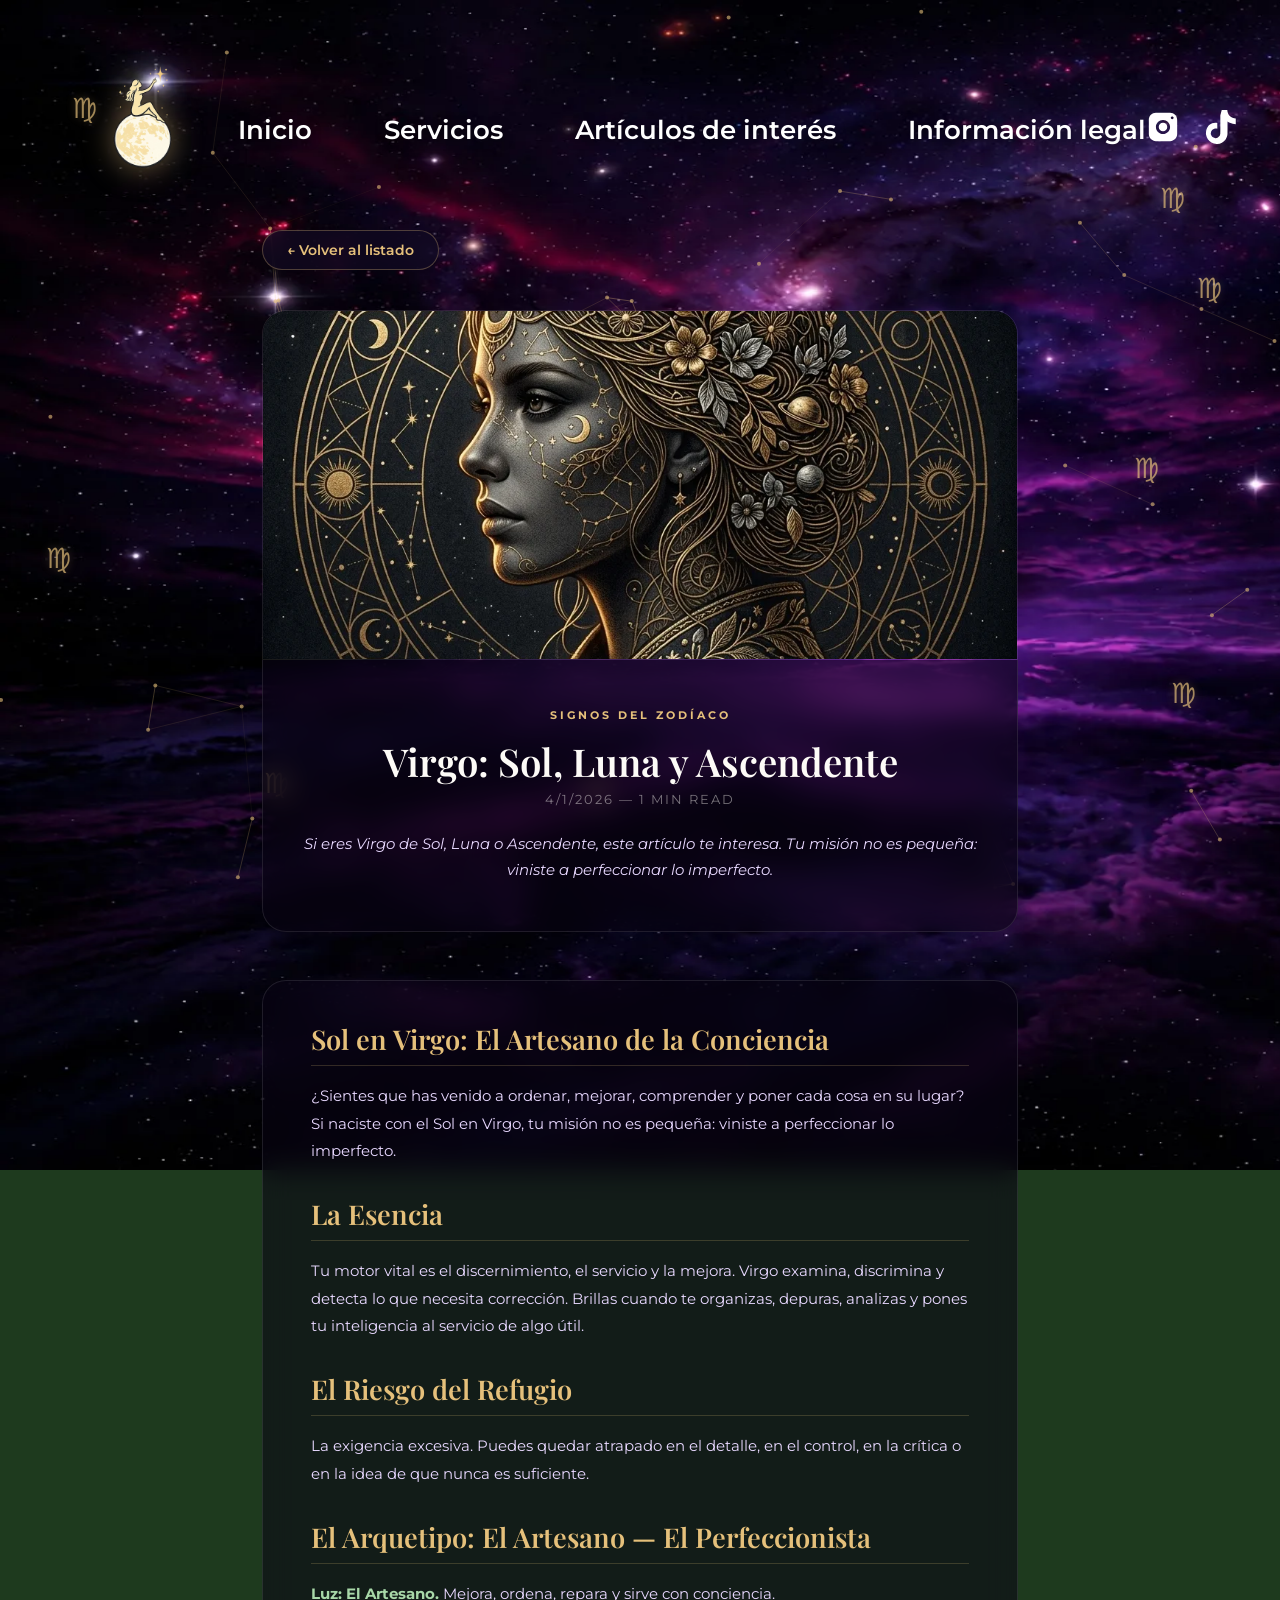
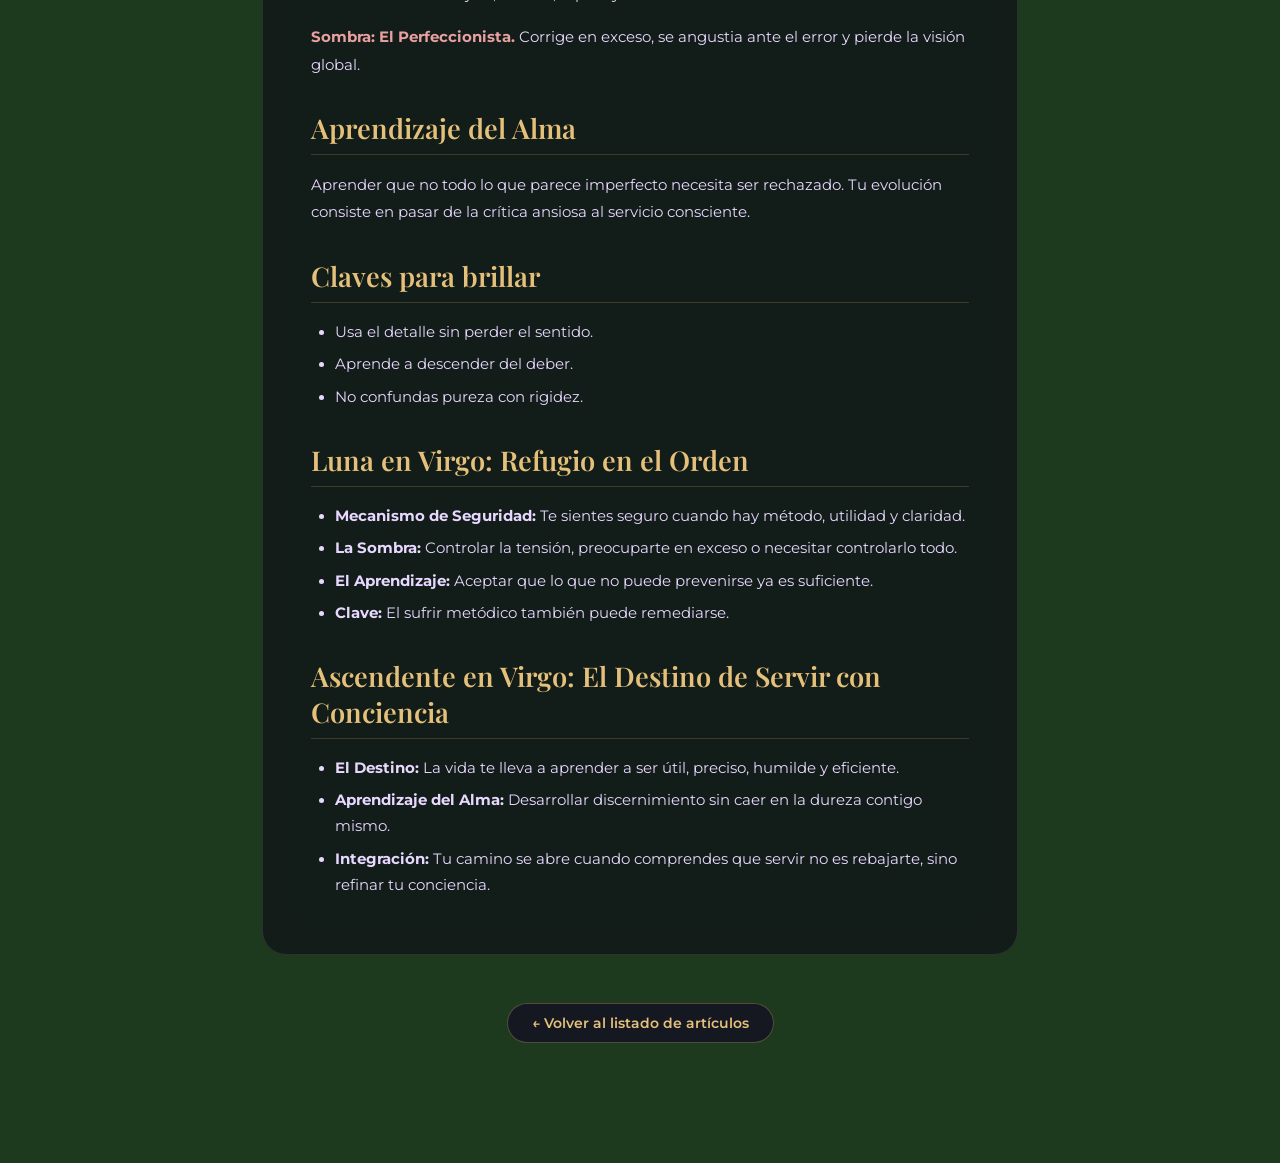
<file: blog/virgo.html>
<!DOCTYPE html>
<html lang="es">
<head>
    <meta charset="UTF-8">
    <meta name="viewport" content="width=device-width, initial-scale=1.0">
    <title>Virgo: Sol, Luna y Ascendente | Las Estrellas te Guían</title>
    <meta name="description" content="Si eres Virgo de Sol, Luna o Ascendente, descubre tu esencia, arquetipos y claves para brillar.">
    <link rel="preconnect" href="https://fonts.googleapis.com">
    <link rel="preconnect" href="https://fonts.gstatic.com" crossorigin>
    <link href="https://fonts.googleapis.com/css2?family=Playfair+Display:wght@400;600&family=Montserrat:wght@400;600&display=swap" rel="stylesheet">
    <style>
        :root { --gold:#E5C07B; --main-text:#FDFBF7; --text-muted:#e8d8ff; --btn-bg:#0f0a21; }
        *{margin:0;padding:0;box-sizing:border-box;scroll-behavior:smooth;}
        @keyframes driftClouds{0%{background-position:left center}50%{background-position:right center}100%{background-position:left center}}
        body{background-color:#1e3a1e;background-image:url('../fondo_nubes.webp');background-size:130vw 130vh;background-repeat:no-repeat;background-attachment:fixed;animation:driftClouds 80s ease-in-out infinite;font-family:'Montserrat',sans-serif;color:var(--main-text);min-height:100vh;overflow-x:hidden;}
        #interactive-layer{position:fixed;top:0;left:0;width:100vw;height:100vh;z-index:1;pointer-events:none;}
        h1,h2,h3{font-family:'Playfair Display',serif;color:var(--main-text);}
        /* Header */
        header{display:flex;justify-content:space-between;align-items:center;padding:2rem 3rem;max-width:1400px;margin:0 auto;position:absolute;left:50%;transform:translateX(-50%);width:100%;z-index:100;}
        .logo img{height:190px;width:auto;filter:drop-shadow(0 0 15px rgba(229,192,123,0.5));transition:transform 0.3s;}
        .logo:hover img{transform:scale(1.05);}
        nav ul{display:flex;list-style:none;gap:4.5rem;}
        nav a{text-decoration:none;color:#fff;font-size:1.65rem;font-weight:600;transition:opacity 0.3s;text-shadow:0 2px 10px rgba(0,0,0,0.5);white-space:nowrap;}
        nav a:hover{opacity:0.8;}
        .social-icons{display:flex;gap:1.5rem;align-items:center;}
        .social-icons svg{width:34px;height:34px;fill:#fff;cursor:pointer;transition:opacity 0.3s;}
        .social-icons svg:hover{opacity:0.7;}
        /* Zodiac */
        #zodiac-layer{position:fixed;top:0;left:0;width:100vw;height:100vh;pointer-events:none;z-index:2;}
        @keyframes floatA{0%{transform:translateY(0) translateX(0)}25%{transform:translateY(-18px) translateX(10px)}75%{transform:translateY(-22px) translateX(6px)}100%{transform:translateY(0) translateX(0)}}
        @keyframes floatB{0%{transform:translateY(0) translateX(0)}40%{transform:translateY(14px) translateX(-9px)}100%{transform:translateY(0) translateX(0)}}
        @keyframes floatC{0%{transform:translateY(0) translateX(0)}50%{transform:translateY(-20px) translateX(-10px)}100%{transform:translateY(0) translateX(0)}}
        .zodiac-icon{position:absolute;width:40px;height:40px;cursor:grab;filter:drop-shadow(0 0 5px rgba(229,192,123,0.4));pointer-events:auto;touch-action:none;opacity:0.7;}
        .zodiac-icon:nth-child(1){animation:floatA 18s ease-in-out infinite}
        .zodiac-icon:nth-child(2){animation:floatB 22s ease-in-out infinite}
        .zodiac-icon:nth-child(3){animation:floatC 20s ease-in-out infinite}
        .zodiac-icon:nth-child(4){animation:floatA 24s ease-in-out infinite reverse}
        .zodiac-icon:nth-child(5){animation:floatB 19s ease-in-out infinite}
        .zodiac-icon:nth-child(6){animation:floatC 26s ease-in-out infinite reverse}
        .zodiac-icon:nth-child(7){animation:floatA 21s ease-in-out infinite}
        .zodiac-icon:nth-child(8){animation:floatB 17s ease-in-out infinite reverse}
        .zodiac-icon:active{cursor:grabbing}
        /* Main */
        main{position:relative;z-index:10;max-width:820px;margin:0 auto;padding:230px 2rem 5rem;pointer-events:none;}
        main *{pointer-events:auto;}
        .article-hero-img{width:100%;height:350px;object-fit:cover;border-radius:24px 24px 0 0;border:1px solid rgba(255,255,255,0.1);display:block;}
        .article-hero-content{text-align:center;padding:3rem 2rem;background:rgba(10,5,20,0.55);backdrop-filter:blur(14px);border-radius:0 0 24px 24px;border:1px solid rgba(255,255,255,0.1);border-top:none;margin-bottom:3rem;}
        .hero-tag{font-size:0.7rem;font-weight:700;letter-spacing:3px;color:var(--gold);text-transform:uppercase;margin-bottom:1rem;display:block;}
        .article-hero-content h1{font-size:clamp(1.8rem, 6vw, 2.4rem);font-weight:600;margin-bottom:0.5rem;line-height:1.2;}
        .article-meta {
            font-size: 0.8rem; color: rgba(253, 251, 247, 0.45);
            text-transform: uppercase; letter-spacing: 2px;
            margin-bottom: 1.5rem;
        }
        .hero-intro{font-size:0.95rem;line-height:1.7;color:var(--text-muted);font-style:italic;}
        /* Back button */
        .back-btn{display:inline-flex;align-items:center;gap:0.5rem;background:rgba(18,10,35,0.7);border:1px solid rgba(229,192,123,0.3);color:var(--gold);text-decoration:none;padding:0.7rem 1.5rem;border-radius:30px;font-size:0.85rem;font-weight:600;margin-bottom:2.5rem;transition:all 0.3s;backdrop-filter:blur(10px);}
        .back-btn:hover{background:rgba(229,192,123,0.15);border-color:var(--gold);}
        /* Content */
        .article-content{background:rgba(10,5,20,0.55);backdrop-filter:blur(14px);border-radius:24px;border:1px solid rgba(255,255,255,0.1);padding:2.5rem 3rem;}
        .article-content h2{font-size:1.7rem;font-weight:600;color:var(--gold);margin:2rem 0 1rem;border-bottom:1px solid rgba(229,192,123,0.2);padding-bottom:0.5rem;}
        .article-content h2:first-child{margin-top:0;}
        .article-content p{font-size:0.95rem;line-height:1.8;color:var(--text-muted);margin-bottom:1rem;}
        .article-content ul{margin:0.5rem 0 1rem 1.5rem;}
        .article-content li{font-size:0.93rem;line-height:1.75;color:var(--text-muted);margin-bottom:0.4rem;}
        .label-luz{color:#a8d8a8;font-weight:700;}
        .label-sombra{color:#e8a0a0;font-weight:700;}
        /* Footer back */
        .back-bottom{text-align:center;margin-top:3rem;}
        @media (max-width: 900px) {
            header { padding: 1.5rem 2rem; flex-direction: column; gap: 1.5rem; position: relative; transform: none; left: 0; }
            .logo img { height: 150px; }
            nav ul { gap: 1.5rem; flex-wrap: wrap; justify-content: center; }
            nav a { font-size: 1.3rem; }
            main { padding-top: 2rem; }
            .article-hero-img { height: 250px; }
            .article-hero-content { padding: 2rem 1.5rem; }
            .article-content { padding: 2rem 1.5rem; }
        }
        @media (max-width: 600px) {
            header { padding: 1rem; gap: 1rem; }
            .logo img { height: 110px; }
            nav a { font-size: 1.1rem; }
            nav ul { gap: 1rem; }
            .article-hero-img { height: 200px; }
            .article-hero-content h1 { font-size: 1.6rem; }
            .article-content h2 { font-size: 1.4rem; }
        }
        .icon-defs{display:none;}
    </style>
</head>
<body>
<svg class="icon-defs">
    <symbol id="icon-ig" viewBox="0 0 24 24"><path d="M7 2C4.24 2 2 4.24 2 7V17C2 19.76 4.24 22 7 22H17C19.76 22 22 19.76 22 17V7C22 4.24 19.76 2 17 2H7ZM12 7C14.76 7 17 9.24 17 12C17 14.76 14.76 17 12 17C9.24 17 7 14.76 7 12C7 9.24 9.24 7 12 7ZM18.5 4.5C19.05 4.5 19.5 4.95 19.5 5.5C19.5 6.05 19.05 6.5 18.5 6.5C17.95 6.5 17.5 6.05 17.5 5.5C17.5 4.95 17.95 4.5 18.5 4.5ZM12 9C10.34 9 9 10.34 9 12C9 13.66 10.34 15 12 15C13.66 15 15 13.66 15 12C15 10.34 13.66 9 12 9Z"/></symbol>
    <symbol id="icon-tk" viewBox="0 0 24 24"><path d="M12.525.02c1.31-.02 2.61-.01 3.91-.02.08 1.53.63 3.09 1.75 4.17 1.12 1.11 2.7 1.62 4.24 1.79v4.03c-1.44-.05-2.89-.35-4.2-.97-.57-.26-1.1-.59-1.62-.93-.01 2.92.01 5.84-.02 8.75-.08 1.4-.54 2.79-1.35 3.94-1.31 1.92-3.58 3.17-5.91 3.21-1.43.08-2.86-.31-4.08-1.03-2.02-1.12-3.44-3.17-3.79-5.46-.22-1.46-.05-2.96.48-4.33.68-1.74 2.04-3.17 3.82-3.81 1.15-.4 2.4-.49 3.61-.26v4.06c-1.36-.26-2.86.13-3.76 1.19-.88.94-1.07 2.42-.51 3.56.54 1.25 1.91 2.06 3.25 1.99 1.66-.08 3.03-1.43 3.14-3.08.1-4.36.03-8.73.05-13.1z"/></symbol>
    <symbol id="icon-virgo" viewBox="0 0 100 100"><text x="50" y="70" font-size="70" font-family="'Segoe UI Symbol',Arial,sans-serif" fill="#E5C07B" text-anchor="middle">♍&#xFE0E;</text></symbol>
</svg>
<canvas id="interactive-layer"></canvas>
<div id="zodiac-layer">
    <svg class="zodiac-icon" style="top:10%;left:5%"><use href="#icon-virgo"/></svg>
    <svg class="zodiac-icon" style="top:30%;right:4%"><use href="#icon-virgo"/></svg>
    <svg class="zodiac-icon" style="top:60%;left:3%"><use href="#icon-virgo"/></svg>
    <svg class="zodiac-icon" style="top:75%;right:6%"><use href="#icon-virgo"/></svg>
    <svg class="zodiac-icon" style="top:50%;left:88%"><use href="#icon-virgo"/></svg>
    <svg class="zodiac-icon" style="bottom:10%;left:45%"><use href="#icon-virgo"/></svg>
    <svg class="zodiac-icon" style="top:20%;left:90%"><use href="#icon-virgo"/></svg>
    <svg class="zodiac-icon" style="top:85%;left:20%"><use href="#icon-virgo"/></svg>
</div>

<header>
    <div class="logo"><a href="../index.html"><img src="../logo_silvia.webp" alt="Las Estrellas te Guían"></a></div>
    <nav><ul>
        <li><a href="../index.html">Inicio</a></li>
        <li><a href="../servicios.html">Servicios</a></li>
        <li><a href="../articulos.html">Artículos de interés</a></li>
        <li><a href="#">Información legal</a></li>
    </ul></nav>
    <div class="social-icons">
        <a href="https://www.instagram.com/unacitaconlasestrellas/" target="_blank" rel="noopener noreferrer" aria-label="Instagram"><svg><use href="#icon-ig"/></svg></a>
        <a href="https://www.tiktok.com/@unacitaconlasestrellas" target="_blank" rel="noopener noreferrer" aria-label="TikTok"><svg><use href="#icon-tk"/></svg></a>
    </div>
</header>

<main>
    <a href="../articulos.html" class="back-btn">← Volver al listado</a>

    <img src="../art_virgo.webp" alt="Virgo" class="article-hero-img">
    <div class="article-hero-content">
        <span class="hero-tag">Signos del Zodíaco</span>
        <h1>Virgo: Sol, Luna y Ascendente</h1>
        <div class="article-meta">4/1/2026 — 1 min read</div>
        <p class="hero-intro">Si eres Virgo de Sol, Luna o Ascendente, este artículo te interesa. Tu misión no es pequeña: viniste a perfeccionar lo imperfecto.</p>
    </div>

    <div class="article-content">

        <h2>Sol en Virgo: El Artesano de la Conciencia</h2>
        <p>¿Sientes que has venido a ordenar, mejorar, comprender y poner cada cosa en su lugar? Si naciste con el Sol en Virgo, tu misión no es pequeña: viniste a perfeccionar lo imperfecto.</p>

        <h2>La Esencia</h2>
        <p>Tu motor vital es el discernimiento, el servicio y la mejora. Virgo examina, discrimina y detecta lo que necesita corrección. Brillas cuando te organizas, depuras, analizas y pones tu inteligencia al servicio de algo útil.</p>

        <h2>El Riesgo del Refugio</h2>
        <p>La exigencia excesiva. Puedes quedar atrapado en el detalle, en el control, en la crítica o en la idea de que nunca es suficiente.</p>

        <h2>El Arquetipo: El Artesano — El Perfeccionista</h2>
        <p><span class="label-luz">Luz: El Artesano.</span> Mejora, ordena, repara y sirve con conciencia.</p>
        <p><span class="label-sombra">Sombra: El Perfeccionista.</span> Corrige en exceso, se angustia ante el error y pierde la visión global.</p>

        <h2>Aprendizaje del Alma</h2>
        <p>Aprender que no todo lo que parece imperfecto necesita ser rechazado. Tu evolución consiste en pasar de la crítica ansiosa al servicio consciente.</p>

        <h2>Claves para brillar</h2>
        <ul>
            <li>Usa el detalle sin perder el sentido.</li>
            <li>Aprende a descender del deber.</li>
            <li>No confundas pureza con rigidez.</li>
        </ul>

        <h2>Luna en Virgo: Refugio en el Orden</h2>
        <ul>
            <li><strong>Mecanismo de Seguridad:</strong> Te sientes seguro cuando hay método, utilidad y claridad.</li>
            <li><strong>La Sombra:</strong> Controlar la tensión, preocuparte en exceso o necesitar controlarlo todo.</li>
            <li><strong>El Aprendizaje:</strong> Aceptar que lo que no puede prevenirse ya es suficiente.</li>
            <li><strong>Clave:</strong> El sufrir metódico también puede remediarse.</li>
        </ul>

        <h2>Ascendente en Virgo: El Destino de Servir con Conciencia</h2>
        <ul>
            <li><strong>El Destino:</strong> La vida te lleva a aprender a ser útil, preciso, humilde y eficiente.</li>
            <li><strong>Aprendizaje del Alma:</strong> Desarrollar discernimiento sin caer en la dureza contigo mismo.</li>
            <li><strong>Integración:</strong> Tu camino se abre cuando comprendes que servir no es rebajarte, sino refinar tu conciencia.</li>
        </ul>

    </div>

    <div class="back-bottom">
        <a href="../articulos.html" class="back-btn">← Volver al listado de artículos</a>
    </div>
</main>

<script>
    const canvas=document.getElementById('interactive-layer');const ctx=canvas.getContext('2d');let cw=canvas.width=window.innerWidth,ch=canvas.height=window.innerHeight,mouseX=-1000,mouseY=-1000,trails=[],nodes=[];
    window.addEventListener('resize',()=>{cw=canvas.width=window.innerWidth;ch=canvas.height=window.innerHeight;initNodes();});
    document.addEventListener('mousemove',e=>{mouseX=e.clientX;mouseY=e.clientY;trails.push({x:mouseX,y:mouseY,alpha:0.8});});
    function initNodes(){nodes=[];for(let i=0;i<50;i++)nodes.push({x:Math.random()*cw,y:Math.random()*ch,vx:(Math.random()-.5)*.3,vy:(Math.random()-.5)*.3});}
    initNodes();
    const dragEls=document.querySelectorAll('.zodiac-icon');let activeEl=null,iX,iY;
    dragEls.forEach(el=>{el.addEventListener('mousedown',dS);el.addEventListener('touchstart',dS,{passive:false});});
    document.addEventListener('mousemove',dG);document.addEventListener('touchmove',dG,{passive:false});
    document.addEventListener('mouseup',dE);document.addEventListener('touchend',dE);
    function dS(e){if(e.target.closest('.zodiac-icon')){activeEl=e.target.closest('.zodiac-icon');activeEl.style.animation='none';activeEl.style.zIndex='100';iX=e.touches?e.touches[0].clientX:e.clientX;iY=e.touches?e.touches[0].clientY:e.clientY;}}
    function dG(e){if(!activeEl)return;e.preventDefault();const x=e.touches?e.touches[0].clientX:e.clientX,y=e.touches?e.touches[0].clientY:e.clientY,dx=x-iX,dy=y-iY;iX=x;iY=y;const l=parseFloat(window.getComputedStyle(activeEl).left)||0,t=parseFloat(window.getComputedStyle(activeEl).top)||0;activeEl.style.left=(l+dx)+'px';activeEl.style.top=(t+dy)+'px';activeEl.style.right='auto';activeEl.style.bottom='auto';}
    function dE(){if(activeEl){activeEl.style.animation='';activeEl.style.zIndex='unset';}activeEl=null;}
    function render(){ctx.clearRect(0,0,cw,ch);for(let i=0;i<nodes.length;i++){for(let j=i+1;j<nodes.length;j++){const dist=Math.hypot(nodes[i].x-nodes[j].x,nodes[i].y-nodes[j].y);if(dist<130){const a=(1-dist/130)*0.4;ctx.beginPath();ctx.moveTo(nodes[i].x,nodes[i].y);ctx.lineTo(nodes[j].x,nodes[j].y);ctx.strokeStyle=`rgba(229,192,123,${a})`;ctx.lineWidth=1;ctx.stroke();}}}for(let i=0;i<nodes.length;i++){nodes[i].x+=nodes[i].vx;nodes[i].y+=nodes[i].vy;if(nodes[i].x<0||nodes[i].x>cw)nodes[i].vx*=-1;if(nodes[i].y<0||nodes[i].y>ch)nodes[i].vy*=-1;ctx.beginPath();ctx.arc(nodes[i].x,nodes[i].y,2,0,Math.PI*2);ctx.fillStyle='rgba(229,192,123,0.6)';ctx.fill();}trails=trails.filter(t=>t.alpha>0);trails.forEach(t=>{ctx.beginPath();ctx.arc(t.x,t.y,3,0,Math.PI*2);ctx.fillStyle=`rgba(229,192,123,${t.alpha})`;ctx.fill();t.alpha-=0.02;});requestAnimationFrame(render);}
    render();
</script>
</body>
</html>
</file>
<file: cookies.css>
/* Cookie Banner Styles */
.cookie-banner {
    position: fixed;
    bottom: 30px;
    left: 50%;
    transform: translateX(-50%) translateY(100px);
    width: 90%;
    max-width: 600px;
    background: rgba(15, 10, 33, 0.85);
    backdrop-filter: blur(15px);
    -webkit-backdrop-filter: blur(15px);
    border: 1px solid rgba(229, 192, 123, 0.3);
    border-radius: 20px;
    padding: 25px;
    z-index: 10000;
    display: flex;
    flex-direction: column;
    gap: 15px;
    box-shadow: 0 15px 40px rgba(0, 0, 0, 0.5);
    transition: transform 0.6s cubic-bezier(0.16, 1, 0.3, 1), opacity 0.6s;
    opacity: 0;
}

.cookie-banner.show {
    transform: translateX(-50%) translateY(0);
    opacity: 1;
}

.cookie-content {
    color: #FDFBF7;
    font-family: 'Montserrat', sans-serif;
}

.cookie-content h4 {
    font-family: 'Playfair Display', serif;
    color: #E5C07B;
    font-size: 1.4rem;
    margin-bottom: 8px;
}

.cookie-content p {
    font-size: 0.9rem;
    line-height: 1.6;
    color: rgba(253, 251, 247, 0.8);
}

.cookie-content a {
    color: #E5C07B;
    text-decoration: underline;
}

.cookie-actions {
    display: flex;
    justify-content: flex-end;
    gap: 15px;
}

.btn-cookie {
    padding: 10px 25px;
    border-radius: 30px;
    font-size: 0.85rem;
    font-weight: 600;
    cursor: pointer;
    transition: all 0.3s;
    font-family: 'Montserrat', sans-serif;
}

.btn-accept {
    background: #E5C07B;
    color: #0f0a21;
    border: none;
}

.btn-accept:hover {
    background: #f1d5a3;
    transform: translateY(-2px);
    box-shadow: 0 5px 15px rgba(229, 192, 123, 0.4);
}

@media (max-width: 600px) {
    .cookie-banner {
        bottom: 20px;
        padding: 20px;
    }
    .cookie-actions {
        flex-direction: column;
    }
    .btn-cookie {
        width: 100%;
        text-align: center;
    }
}
</file>
